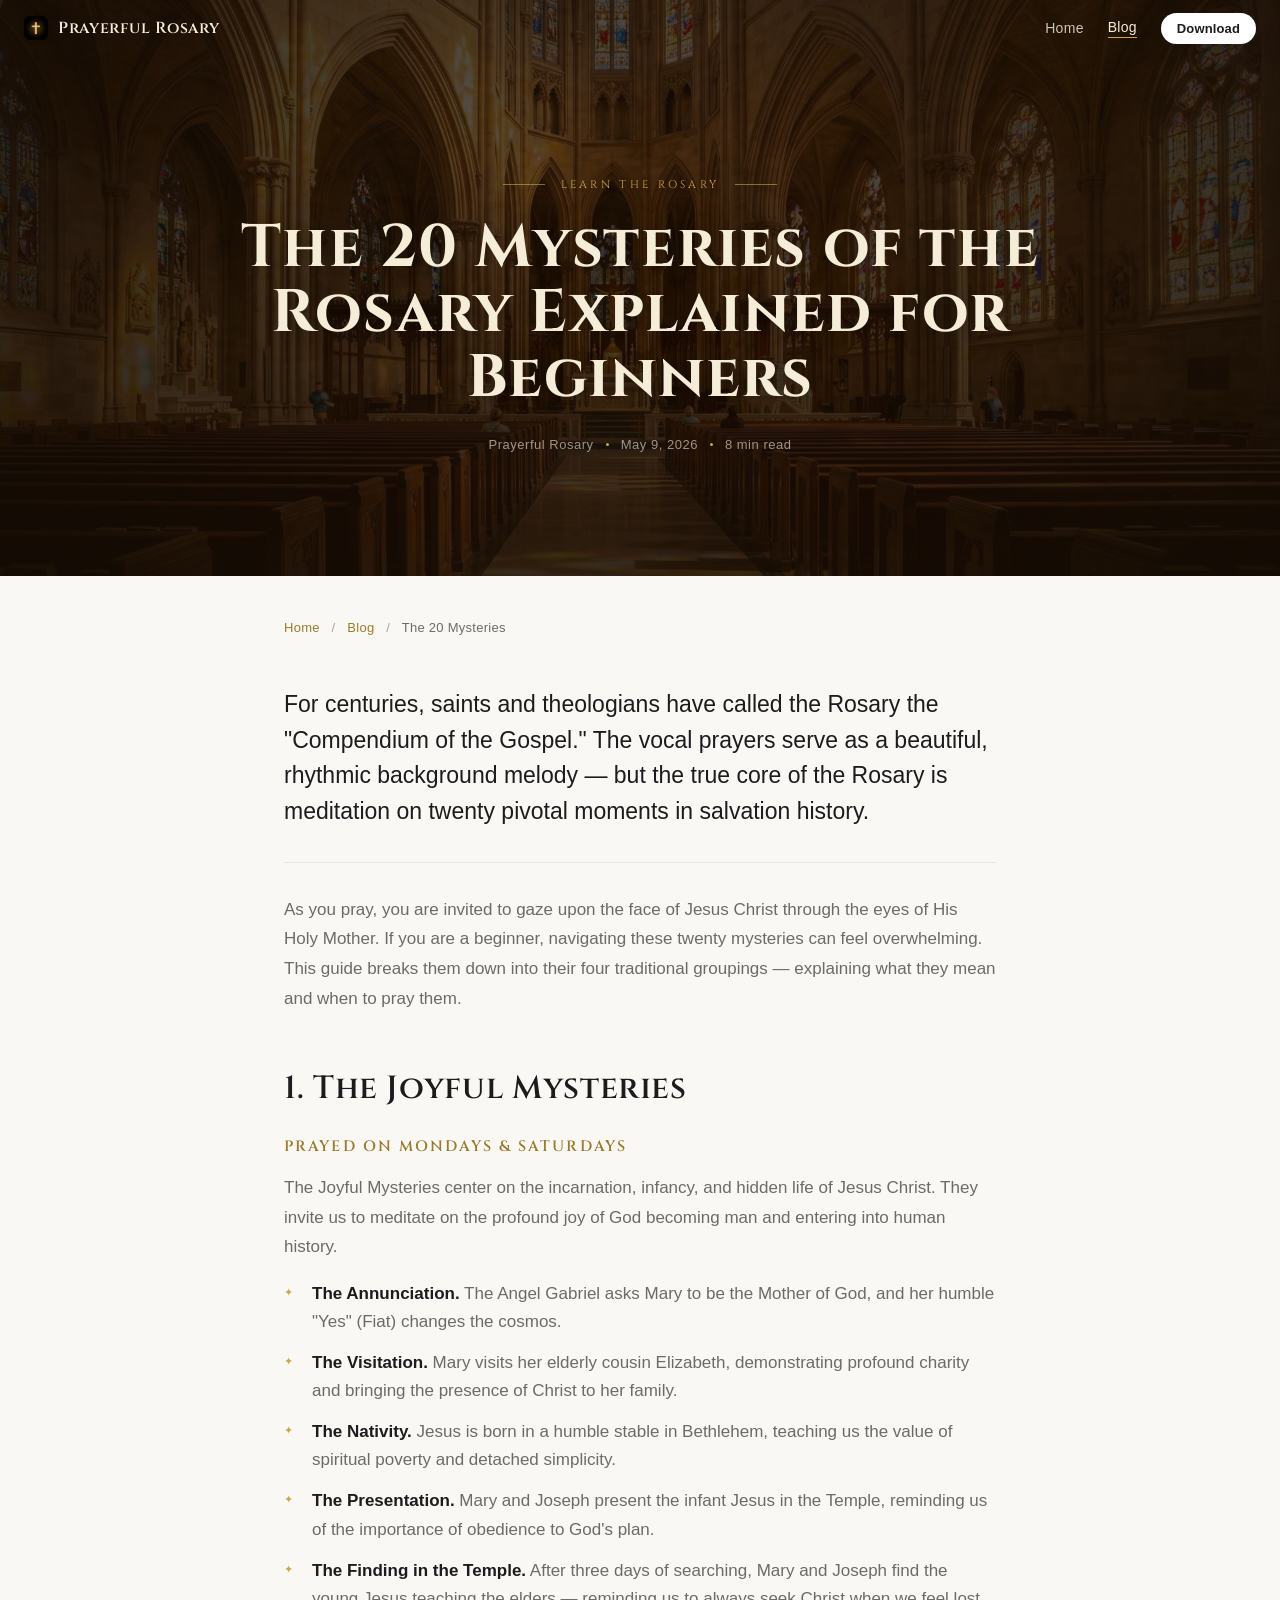
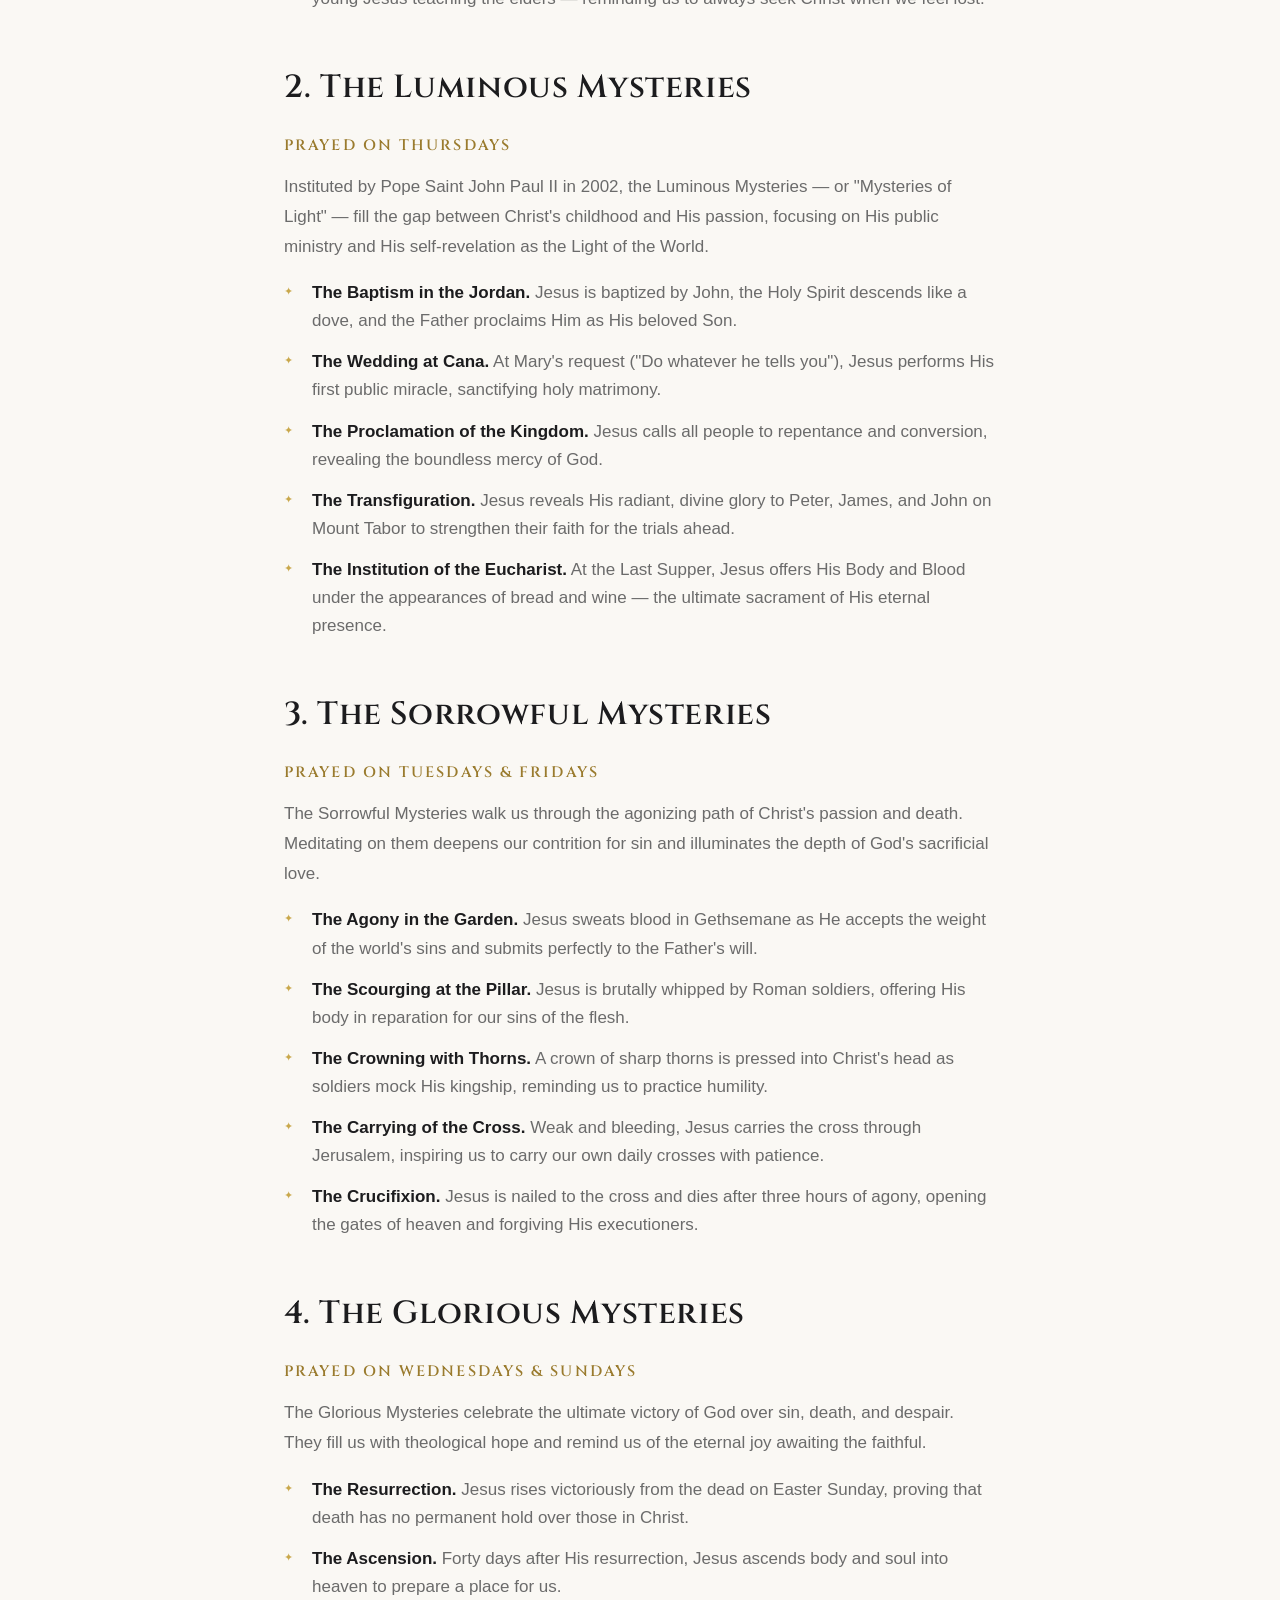
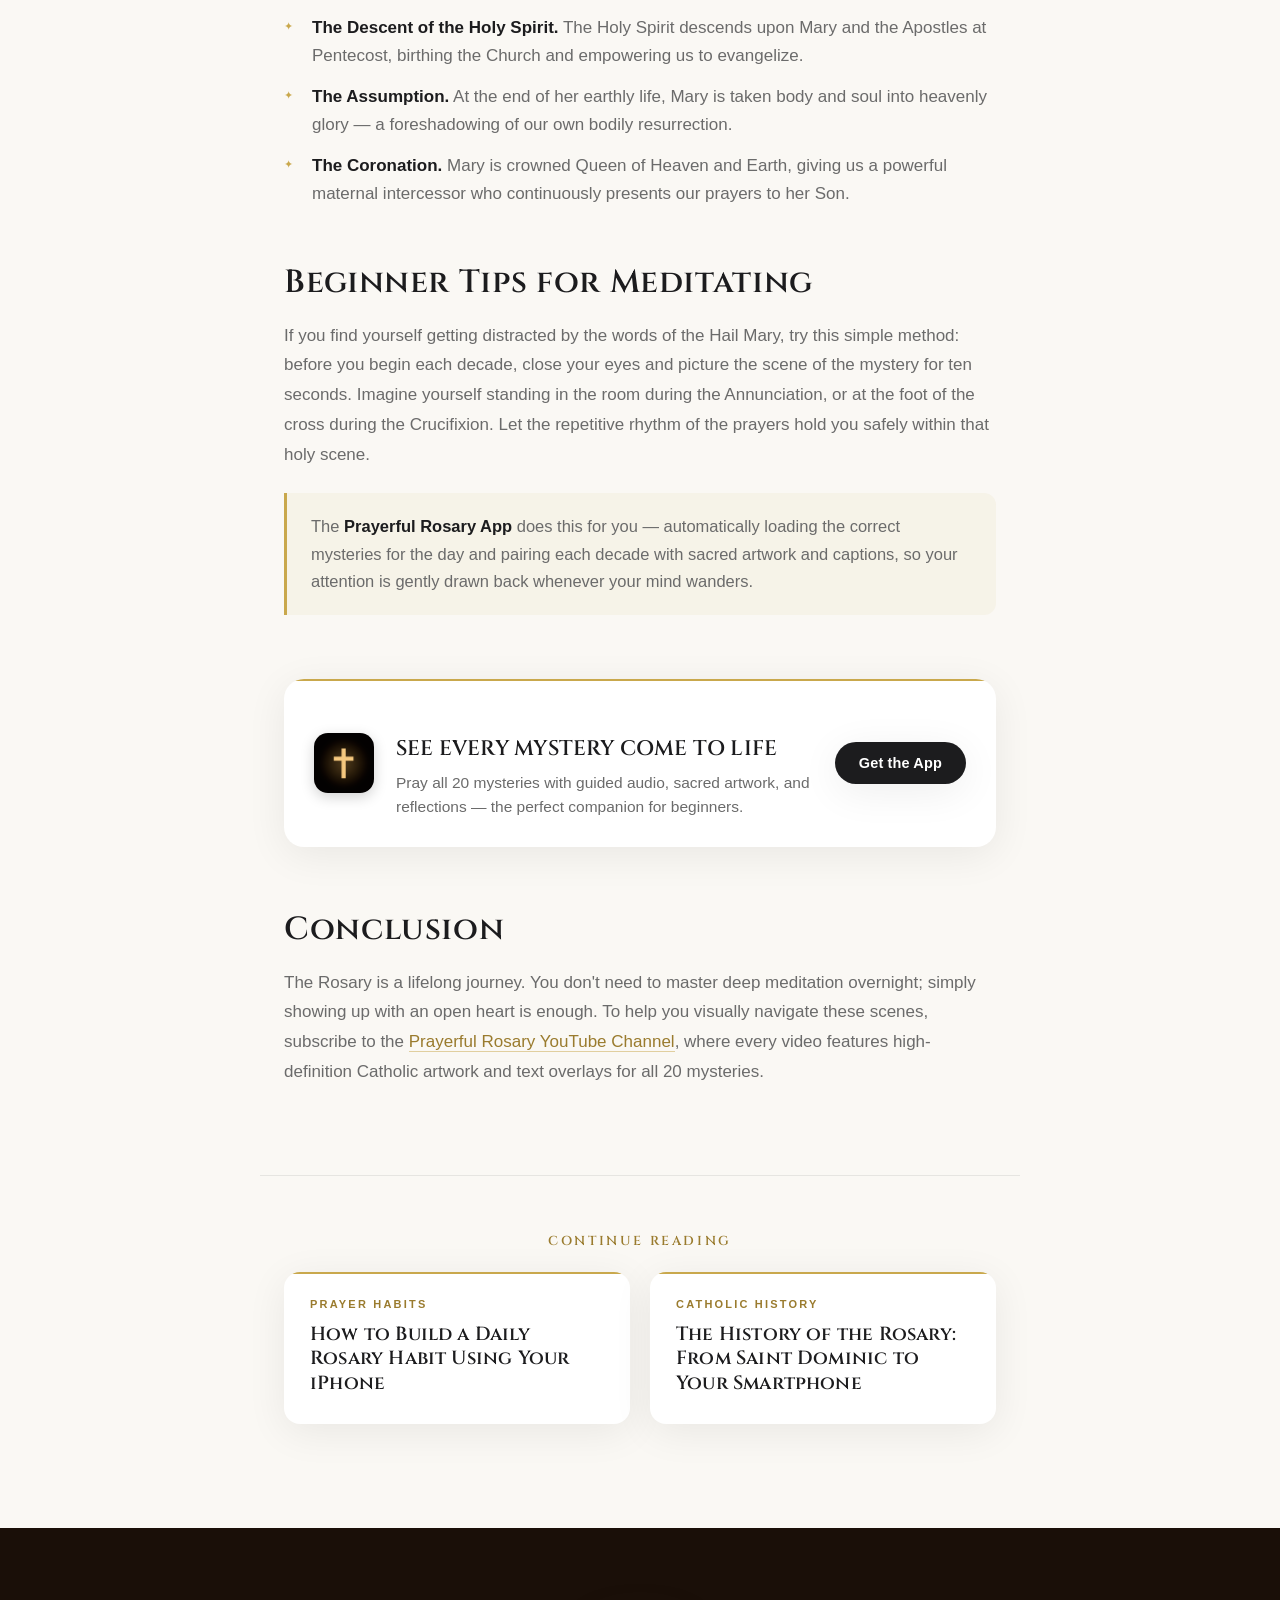
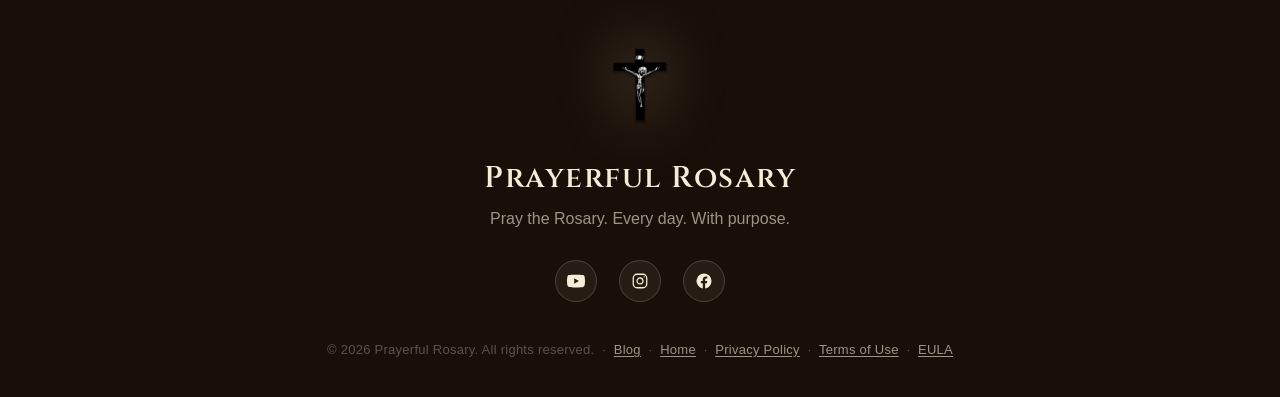
<file: 20-mysteries-of-the-rosary-explained-beginners.html>
<!DOCTYPE html>
<html lang="en">
<head>
  <meta charset="UTF-8" />
  <meta name="viewport" content="width=device-width, initial-scale=1, viewport-fit=cover" />
  <title>The 20 Mysteries of the Rosary Explained for Beginners — Prayerful Rosary</title>
  <meta name="description" content="A beginner's guide to all 20 mysteries of the Rosary — Joyful, Luminous, Sorrowful, and Glorious. Learn what each mystery means, when to pray it, and how to meditate." />
  <meta name="keywords" content="mysteries of the rosary, joyful mysteries, luminous mysteries, sorrowful mysteries, glorious mysteries, how to pray the rosary, rosary for beginners" />
  <meta name="author" content="Prayerful Rosary" />
  <meta name="robots" content="index,follow" />
  <link rel="canonical" href="https://prayerfulrosary.github.io/20-mysteries-of-the-rosary-explained-beginners.html" />

  <meta property="og:type" content="article" />
  <meta property="og:site_name" content="Prayerful Rosary" />
  <meta property="og:title" content="The 20 Mysteries of the Rosary Explained for Beginners" />
  <meta property="og:description" content="The Joyful, Luminous, Sorrowful, and Glorious mysteries — what each means, when to pray it, and how to meditate." />
  <meta property="og:url" content="https://prayerfulrosary.github.io/20-mysteries-of-the-rosary-explained-beginners.html" />
  <meta property="og:image" content="https://prayerfulrosary.github.io/assets/mystery-joyful.jpg" />
  <meta property="article:published_time" content="2026-05-09" />
  <meta property="article:section" content="Learn the Rosary" />

  <meta name="twitter:card" content="summary_large_image" />
  <meta name="twitter:title" content="The 20 Mysteries of the Rosary Explained for Beginners" />
  <meta name="twitter:description" content="The Joyful, Luminous, Sorrowful, and Glorious mysteries — what each means, when to pray it, and how to meditate." />
  <meta name="twitter:image" content="https://prayerfulrosary.github.io/assets/mystery-joyful.jpg" />
  <meta name="theme-color" content="#1A0F08" />

  <script type="application/ld+json">
  {
    "@context": "https://schema.org",
    "@type": "BlogPosting",
    "headline": "The 20 Mysteries of the Rosary Explained for Beginners",
    "description": "A beginner's guide to all 20 mysteries of the Rosary — Joyful, Luminous, Sorrowful, and Glorious.",
    "image": "https://prayerfulrosary.github.io/assets/mystery-joyful.jpg",
    "datePublished": "2026-05-09",
    "dateModified": "2026-05-09",
    "articleSection": "Learn the Rosary",
    "author": { "@type": "Organization", "name": "Prayerful Rosary" },
    "publisher": {
      "@type": "Organization",
      "name": "Prayerful Rosary",
      "logo": { "@type": "ImageObject", "url": "https://prayerfulrosary.github.io/marketing-assets/app-icon.png" }
    },
    "mainEntityOfPage": { "@type": "WebPage", "@id": "https://prayerfulrosary.github.io/20-mysteries-of-the-rosary-explained-beginners.html" }
  }
  </script>

  <link rel="preload" href="./marketing-assets/Cinzel-Variable.ttf" as="font" type="font/ttf" crossorigin />
  <link rel="icon" type="image/png" href="./marketing-assets/app-icon.png" />
  <link rel="stylesheet" href="./blog-article.css" />
</head>

<body>

  <nav class="nav" id="nav">
    <a class="nav-brand" href="index.html" aria-label="Prayerful Rosary home">
      <img src="./marketing-assets/app-icon.png" alt="" />
      <span>Prayerful Rosary</span>
    </a>
    <div class="nav-links">
      <a class="nav-link" href="index.html">Home</a>
      <a class="nav-link active" href="blog.html">Blog</a>
      <a class="nav-cta" href="https://apps.apple.com/us/app/prayerful-rosary/id6782238801" target="_blank" rel="noopener noreferrer" aria-label="Download Prayerful Rosary on the App Store">Download</a>
    </div>
  </nav>

  <header class="page-hero">
    <div class="hero-bg"></div>
    <div class="hero-overlay"></div>
    <div class="page-hero-inner">
      <div class="hero-eyebrow">Learn the Rosary</div>
      <h1 class="page-hero-title">The 20 Mysteries of the Rosary Explained for Beginners</h1>
      <div class="post-byline">
        <span>Prayerful Rosary</span><span class="dot"></span><span>May 9, 2026</span><span class="dot"></span><span>8 min read</span>
      </div>
    </div>
  </header>

  <main class="post-body">
    <nav class="breadcrumb wrap" aria-label="Breadcrumb">
      <a href="index.html">Home</a> <span>/</span> <a href="blog.html">Blog</a> <span>/</span> <span class="current">The 20 Mysteries</span>
    </nav>

    <article class="post wrap">

      <p class="lede">For centuries, saints and theologians have called the Rosary the "Compendium of the Gospel." The vocal prayers serve as a beautiful, rhythmic background melody — but the true core of the Rosary is meditation on twenty pivotal moments in salvation history.</p>

      <p>As you pray, you are invited to gaze upon the face of Jesus Christ through the eyes of His Holy Mother. If you are a beginner, navigating these twenty mysteries can feel overwhelming. This guide breaks them down into their four traditional groupings — explaining what they mean and when to pray them.</p>

      <section class="reveal">
        <h2>1. The Joyful Mysteries</h2>
        <h3>Prayed on Mondays &amp; Saturdays</h3>
        <p>The Joyful Mysteries center on the incarnation, infancy, and hidden life of Jesus Christ. They invite us to meditate on the profound joy of God becoming man and entering into human history.</p>
        <ul>
          <li><strong>The Annunciation.</strong> The Angel Gabriel asks Mary to be the Mother of God, and her humble "Yes" (Fiat) changes the cosmos.</li>
          <li><strong>The Visitation.</strong> Mary visits her elderly cousin Elizabeth, demonstrating profound charity and bringing the presence of Christ to her family.</li>
          <li><strong>The Nativity.</strong> Jesus is born in a humble stable in Bethlehem, teaching us the value of spiritual poverty and detached simplicity.</li>
          <li><strong>The Presentation.</strong> Mary and Joseph present the infant Jesus in the Temple, reminding us of the importance of obedience to God's plan.</li>
          <li><strong>The Finding in the Temple.</strong> After three days of searching, Mary and Joseph find the young Jesus teaching the elders — reminding us to always seek Christ when we feel lost.</li>
        </ul>
      </section>

      <section class="reveal">
        <h2>2. The Luminous Mysteries</h2>
        <h3>Prayed on Thursdays</h3>
        <p>Instituted by Pope Saint John Paul II in 2002, the Luminous Mysteries — or "Mysteries of Light" — fill the gap between Christ's childhood and His passion, focusing on His public ministry and His self-revelation as the Light of the World.</p>
        <ul>
          <li><strong>The Baptism in the Jordan.</strong> Jesus is baptized by John, the Holy Spirit descends like a dove, and the Father proclaims Him as His beloved Son.</li>
          <li><strong>The Wedding at Cana.</strong> At Mary's request ("Do whatever he tells you"), Jesus performs His first public miracle, sanctifying holy matrimony.</li>
          <li><strong>The Proclamation of the Kingdom.</strong> Jesus calls all people to repentance and conversion, revealing the boundless mercy of God.</li>
          <li><strong>The Transfiguration.</strong> Jesus reveals His radiant, divine glory to Peter, James, and John on Mount Tabor to strengthen their faith for the trials ahead.</li>
          <li><strong>The Institution of the Eucharist.</strong> At the Last Supper, Jesus offers His Body and Blood under the appearances of bread and wine — the ultimate sacrament of His eternal presence.</li>
        </ul>
      </section>

      <section class="reveal">
        <h2>3. The Sorrowful Mysteries</h2>
        <h3>Prayed on Tuesdays &amp; Fridays</h3>
        <p>The Sorrowful Mysteries walk us through the agonizing path of Christ's passion and death. Meditating on them deepens our contrition for sin and illuminates the depth of God's sacrificial love.</p>
        <ul>
          <li><strong>The Agony in the Garden.</strong> Jesus sweats blood in Gethsemane as He accepts the weight of the world's sins and submits perfectly to the Father's will.</li>
          <li><strong>The Scourging at the Pillar.</strong> Jesus is brutally whipped by Roman soldiers, offering His body in reparation for our sins of the flesh.</li>
          <li><strong>The Crowning with Thorns.</strong> A crown of sharp thorns is pressed into Christ's head as soldiers mock His kingship, reminding us to practice humility.</li>
          <li><strong>The Carrying of the Cross.</strong> Weak and bleeding, Jesus carries the cross through Jerusalem, inspiring us to carry our own daily crosses with patience.</li>
          <li><strong>The Crucifixion.</strong> Jesus is nailed to the cross and dies after three hours of agony, opening the gates of heaven and forgiving His executioners.</li>
        </ul>
      </section>

      <section class="reveal">
        <h2>4. The Glorious Mysteries</h2>
        <h3>Prayed on Wednesdays &amp; Sundays</h3>
        <p>The Glorious Mysteries celebrate the ultimate victory of God over sin, death, and despair. They fill us with theological hope and remind us of the eternal joy awaiting the faithful.</p>
        <ul>
          <li><strong>The Resurrection.</strong> Jesus rises victoriously from the dead on Easter Sunday, proving that death has no permanent hold over those in Christ.</li>
          <li><strong>The Ascension.</strong> Forty days after His resurrection, Jesus ascends body and soul into heaven to prepare a place for us.</li>
          <li><strong>The Descent of the Holy Spirit.</strong> The Holy Spirit descends upon Mary and the Apostles at Pentecost, birthing the Church and empowering us to evangelize.</li>
          <li><strong>The Assumption.</strong> At the end of her earthly life, Mary is taken body and soul into heavenly glory — a foreshadowing of our own bodily resurrection.</li>
          <li><strong>The Coronation.</strong> Mary is crowned Queen of Heaven and Earth, giving us a powerful maternal intercessor who continuously presents our prayers to her Son.</li>
        </ul>
      </section>

      <section class="reveal">
        <h2>Beginner Tips for Meditating</h2>
        <p>If you find yourself getting distracted by the words of the Hail Mary, try this simple method: before you begin each decade, close your eyes and picture the scene of the mystery for ten seconds. Imagine yourself standing in the room during the Annunciation, or at the foot of the cross during the Crucifixion. Let the repetitive rhythm of the prayers hold you safely within that holy scene.</p>
        <p class="note">The <strong>Prayerful Rosary App</strong> does this for you — automatically loading the correct mysteries for the day and pairing each decade with sacred artwork and captions, so your attention is gently drawn back whenever your mind wanders.</p>
      </section>

      <div class="app-cta reveal">
        <div class="app-cta-icon"><img src="./marketing-assets/app-icon.png" alt="Prayerful Rosary app icon" /></div>
        <div class="app-cta-text">
          <h3>See every mystery come to life</h3>
          <p>Pray all 20 mysteries with guided audio, sacred artwork, and reflections — the perfect companion for beginners.</p>
        </div>
        <a class="app-cta-btn" href="https://apps.apple.com/us/app/prayerful-rosary/id6782238801" target="_blank" rel="noopener noreferrer">Get the App</a>
      </div>

      <section class="reveal">
        <h2>Conclusion</h2>
        <p>The Rosary is a lifelong journey. You don't need to master deep meditation overnight; simply showing up with an open heart is enough. To help you visually navigate these scenes, subscribe to the <a class="inline" href="https://youtube.com/@PRAYERFULROSARY" target="_blank" rel="noopener">Prayerful Rosary YouTube Channel</a>, where every video features high-definition Catholic artwork and text overlays for all 20 mysteries.</p>
      </section>

    </article>

    <aside class="related wrap reveal">
      <div class="related-head">Continue reading</div>
      <div class="related-grid">
        <a class="related-card" href="how-to-build-daily-rosary-habit-iphone.html">
          <div class="post-cat">Prayer Habits</div>
          <h3>How to Build a Daily Rosary Habit Using Your iPhone</h3>
        </a>
        <a class="related-card" href="history-of-the-rosary-saint-dominic-to-smartphone.html">
          <div class="post-cat">Catholic History</div>
          <h3>The History of the Rosary: From Saint Dominic to Your Smartphone</h3>
        </a>
      </div>
    </aside>
  </main>

  <footer class="site-footer">
    <img class="footer-crucifix" src="./marketing-assets/crucifix.png" alt="" loading="lazy" />
    <div class="footer-wordmark">Prayerful Rosary</div>
    <p class="footer-tag">Pray the Rosary. Every day. With purpose.</p>
    <div class="footer-socials">
      <a class="footer-social-link" href="https://youtube.com/@PRAYERFULROSARY" target="_blank" rel="noopener noreferrer" aria-label="YouTube" title="YouTube">
        <svg viewBox="0 0 24 24" fill="currentColor" aria-hidden="true"><path d="M23.5 6.2a3 3 0 0 0-2.1-2.1C19.5 3.5 12 3.5 12 3.5s-7.5 0-9.4.6A3 3 0 0 0 .5 6.2C0 8.1 0 12 0 12s0 3.9.5 5.8a3 3 0 0 0 2.1 2.1c1.9.6 9.4.6 9.4.6s7.5 0 9.4-.6a3 3 0 0 0 2.1-2.1C24 15.9 24 12 24 12s0-3.9-.5-5.8zM9.6 15.6V8.4l6.3 3.6-6.3 3.6z"/></svg>
      </a>
      <a class="footer-social-link" href="https://www.instagram.com/prayerfulrosary" target="_blank" rel="noopener noreferrer" aria-label="Instagram" title="Instagram">
        <svg viewBox="0 0 24 24" fill="none" stroke="currentColor" stroke-width="1.7" stroke-linecap="round" stroke-linejoin="round" aria-hidden="true"><rect x="3" y="3" width="18" height="18" rx="5" ry="5"/><path d="M16 11.4A4 4 0 1 1 12.6 8a4 4 0 0 1 3.4 3.4z"/><line x1="17.5" y1="6.5" x2="17.51" y2="6.5"/></svg>
      </a>
      <a class="footer-social-link" href="https://www.facebook.com/prayerfulrosary" target="_blank" rel="noopener noreferrer" aria-label="Facebook" title="Facebook">
        <svg viewBox="0 0 24 24" fill="currentColor" aria-hidden="true"><path d="M22 12a10 10 0 1 0-11.6 9.9v-7H7.9V12h2.5V9.8c0-2.5 1.5-3.9 3.8-3.9 1.1 0 2.2.2 2.2.2v2.5h-1.3c-1.2 0-1.6.8-1.6 1.6V12h2.8l-.5 2.9h-2.3v7A10 10 0 0 0 22 12z"/></svg>
      </a>
    </div>
    <div class="footer-copy">© <span id="y"></span> Prayerful Rosary. All rights reserved. &nbsp;·&nbsp; <a href="blog.html">Blog</a> &nbsp;·&nbsp; <a href="index.html">Home</a> &nbsp;·&nbsp; <a href="privacy.html">Privacy Policy</a> &nbsp;·&nbsp; <a href="terms.html">Terms of Use</a> &nbsp;·&nbsp; <a href="eula.html">EULA</a></div>
  </footer>

  <script src="./blog-article.js"></script>
</body>
</html>
</file>
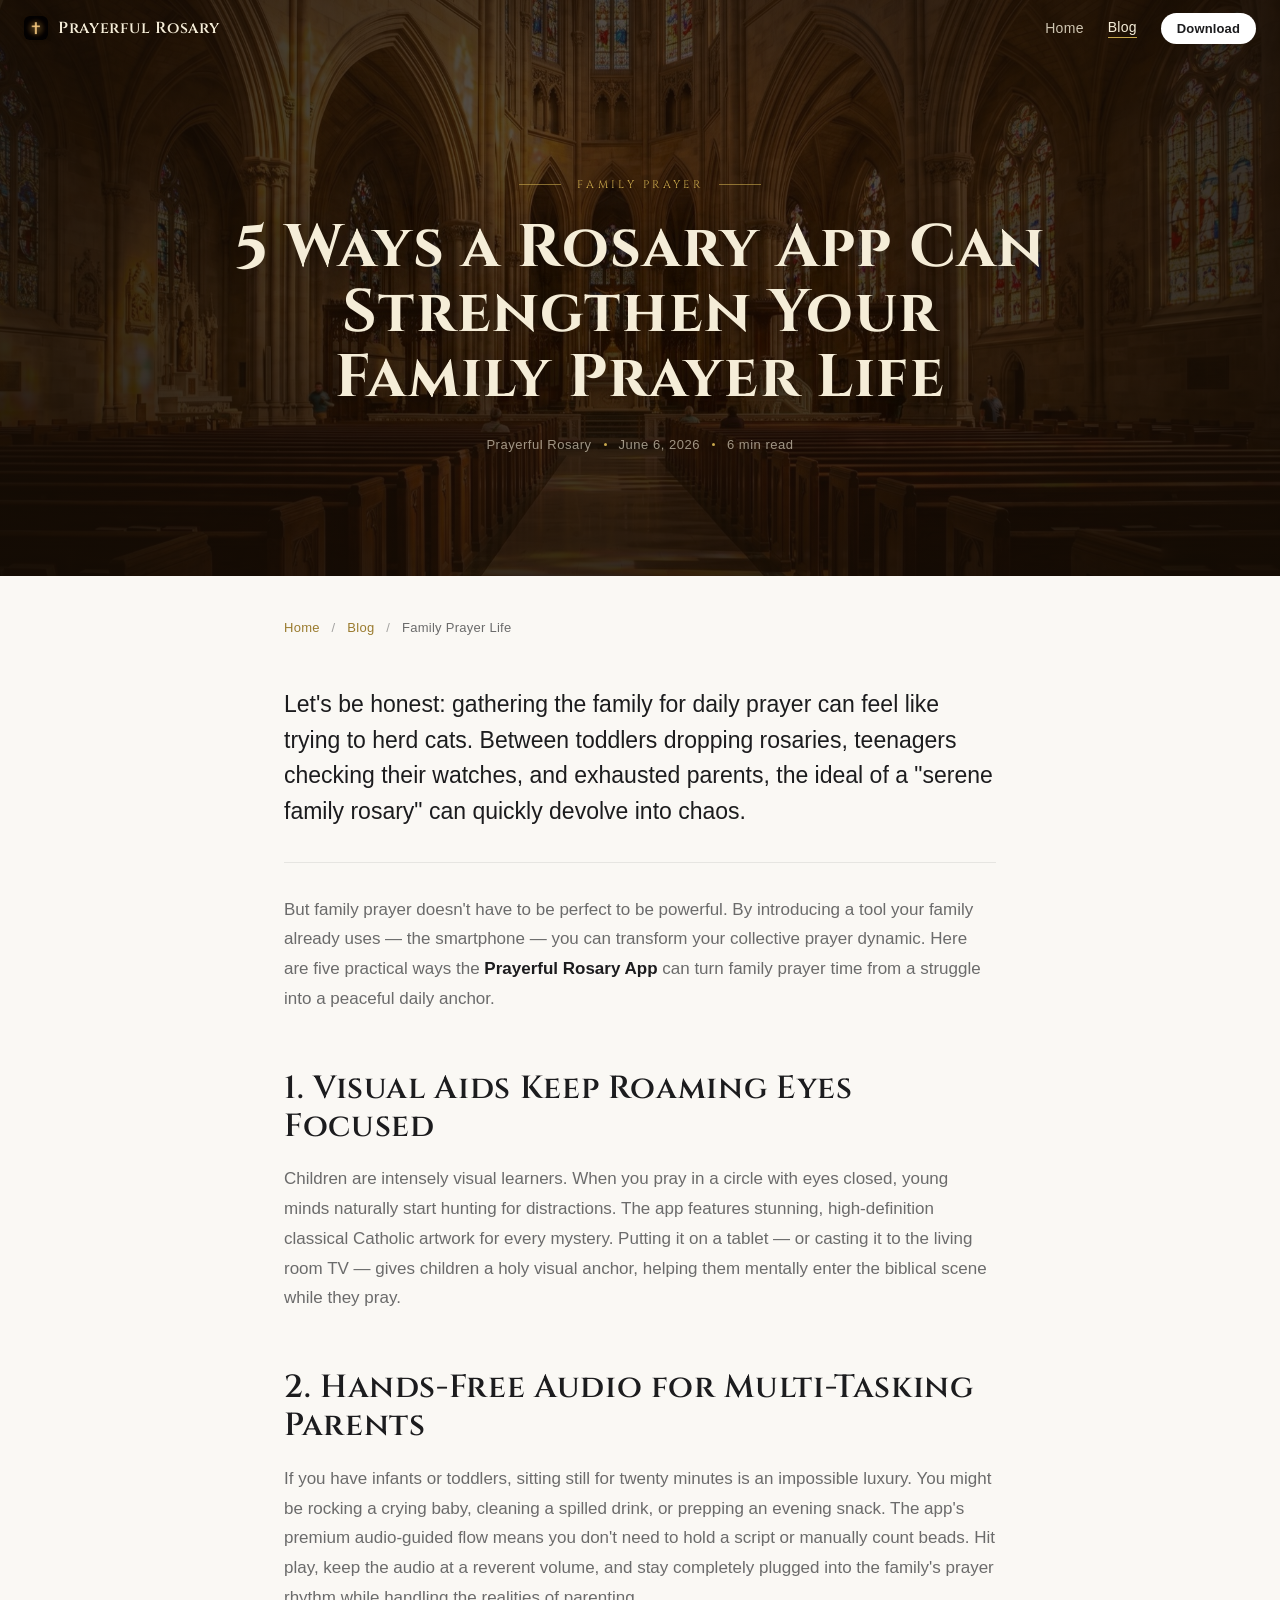
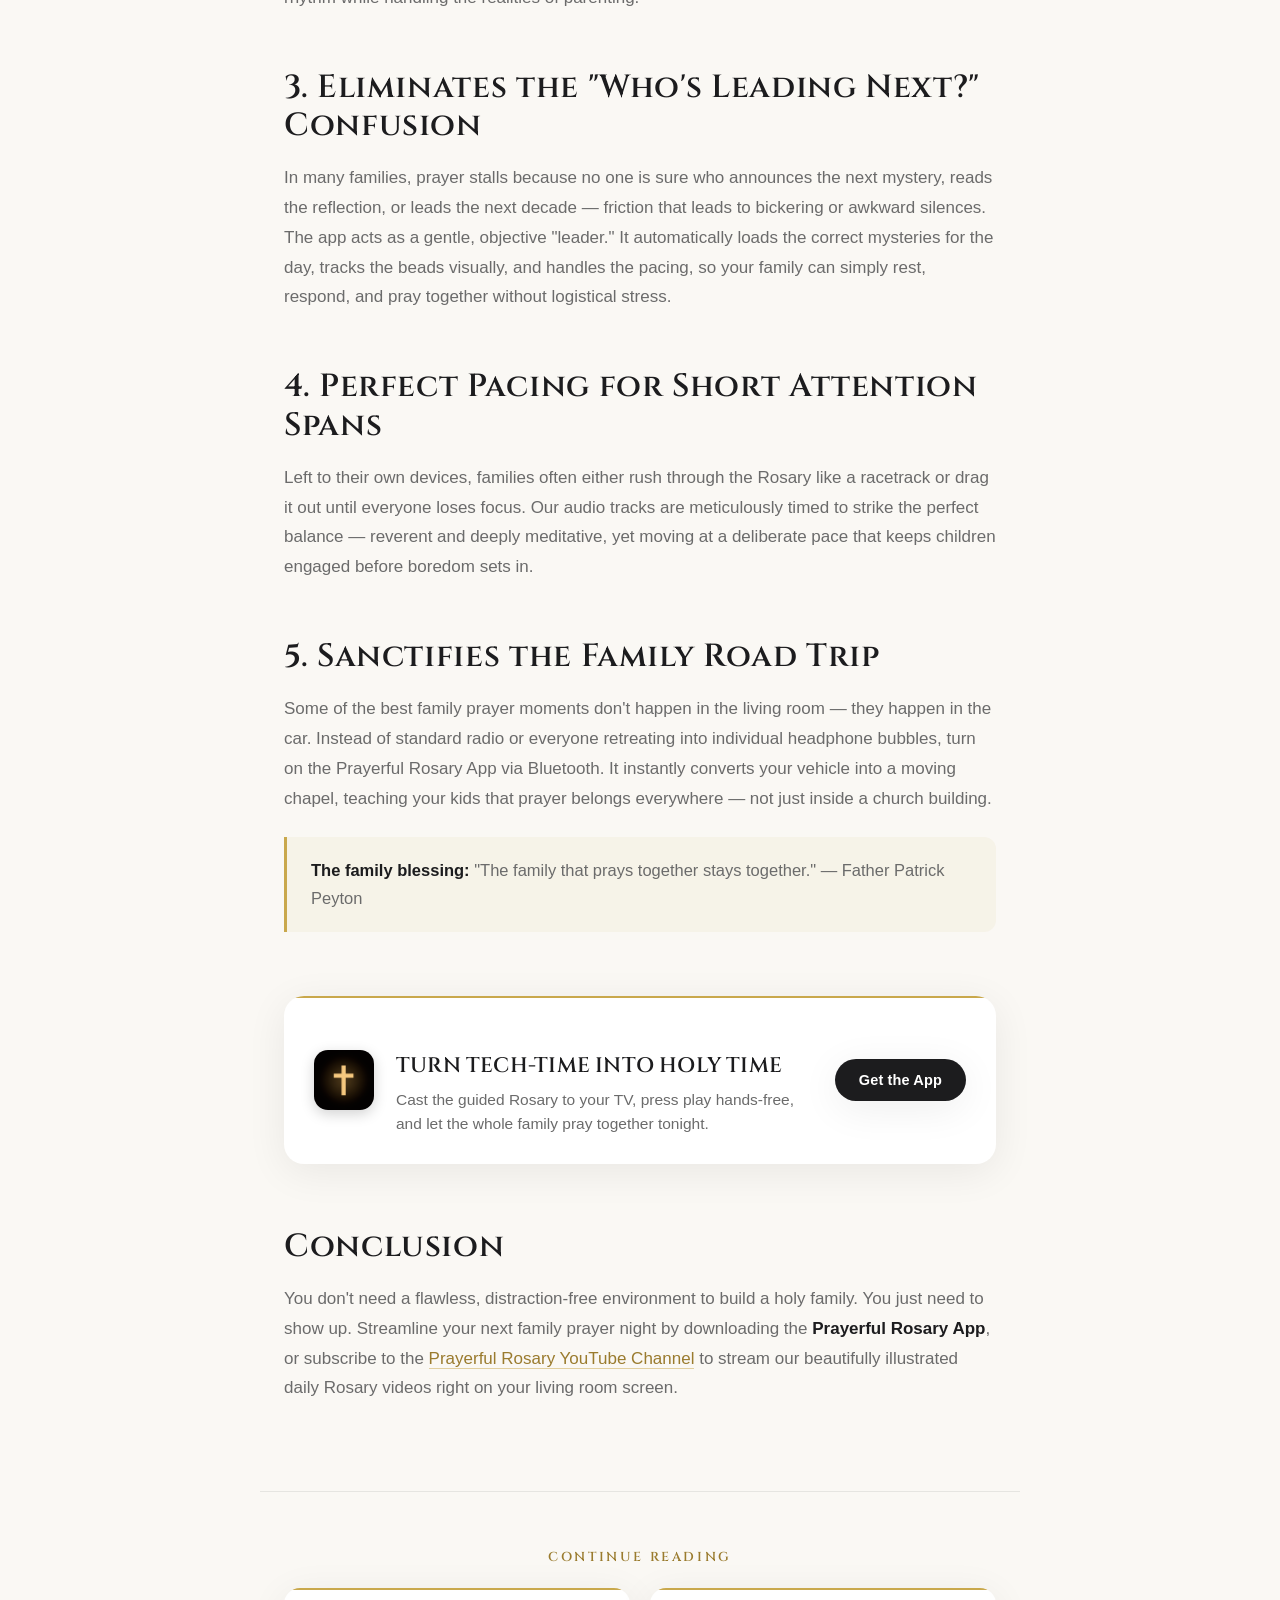
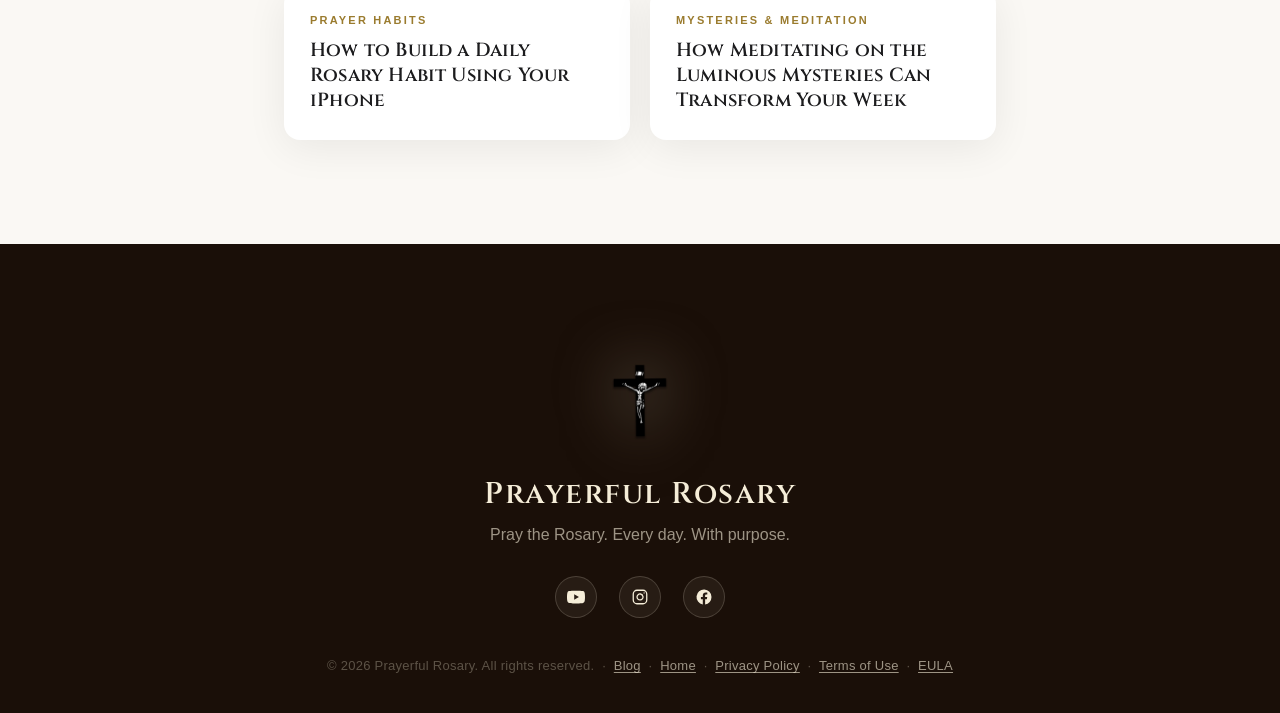
<file: 5-ways-rosary-app-strengthen-family-prayer-life.html>
<!DOCTYPE html>
<html lang="en">
<head>
  <meta charset="UTF-8" />
  <meta name="viewport" content="width=device-width, initial-scale=1, viewport-fit=cover" />
  <title>5 Ways a Rosary App Can Strengthen Your Family Prayer Life — Prayerful Rosary</title>
  <meta name="description" content="Turn family prayer from a struggle into a peaceful daily anchor. 5 practical ways the Prayerful Rosary App helps families pray together — visual aids, hands-free audio, perfect pacing, and more." />
  <meta name="keywords" content="family rosary, family prayer, praying the rosary with kids, catholic family, rosary app, family that prays together" />
  <meta name="author" content="Prayerful Rosary" />
  <meta name="robots" content="index,follow" />
  <link rel="canonical" href="https://prayerfulrosary.github.io/5-ways-rosary-app-strengthen-family-prayer-life.html" />

  <meta property="og:type" content="article" />
  <meta property="og:site_name" content="Prayerful Rosary" />
  <meta property="og:title" content="5 Ways a Rosary App Can Strengthen Your Family Prayer Life" />
  <meta property="og:description" content="Turn family prayer from a struggle into a peaceful daily anchor with the Prayerful Rosary App." />
  <meta property="og:url" content="https://prayerfulrosary.github.io/5-ways-rosary-app-strengthen-family-prayer-life.html" />
  <meta property="og:image" content="https://prayerfulrosary.github.io/marketing-assets/cathedral.jpg" />
  <meta property="article:published_time" content="2026-06-06" />
  <meta property="article:section" content="Family Prayer" />

  <meta name="twitter:card" content="summary_large_image" />
  <meta name="twitter:title" content="5 Ways a Rosary App Can Strengthen Your Family Prayer Life" />
  <meta name="twitter:description" content="Turn family prayer from a struggle into a peaceful daily anchor with the Prayerful Rosary App." />
  <meta name="twitter:image" content="https://prayerfulrosary.github.io/marketing-assets/cathedral.jpg" />
  <meta name="theme-color" content="#1A0F08" />

  <script type="application/ld+json">
  {
    "@context": "https://schema.org",
    "@type": "BlogPosting",
    "headline": "5 Ways a Rosary App Can Strengthen Your Family Prayer Life",
    "description": "5 practical ways the Prayerful Rosary App helps families pray together.",
    "image": "https://prayerfulrosary.github.io/marketing-assets/cathedral.jpg",
    "datePublished": "2026-06-06",
    "dateModified": "2026-06-06",
    "articleSection": "Family Prayer",
    "author": { "@type": "Organization", "name": "Prayerful Rosary" },
    "publisher": {
      "@type": "Organization",
      "name": "Prayerful Rosary",
      "logo": { "@type": "ImageObject", "url": "https://prayerfulrosary.github.io/marketing-assets/app-icon.png" }
    },
    "mainEntityOfPage": { "@type": "WebPage", "@id": "https://prayerfulrosary.github.io/5-ways-rosary-app-strengthen-family-prayer-life.html" }
  }
  </script>

  <link rel="preload" href="./marketing-assets/Cinzel-Variable.ttf" as="font" type="font/ttf" crossorigin />
  <link rel="icon" type="image/png" href="./marketing-assets/app-icon.png" />
  <link rel="stylesheet" href="./blog-article.css" />
</head>

<body>

  <nav class="nav" id="nav">
    <a class="nav-brand" href="index.html" aria-label="Prayerful Rosary home">
      <img src="./marketing-assets/app-icon.png" alt="" />
      <span>Prayerful Rosary</span>
    </a>
    <div class="nav-links">
      <a class="nav-link" href="index.html">Home</a>
      <a class="nav-link active" href="blog.html">Blog</a>
      <a class="nav-cta" href="https://apps.apple.com/us/app/prayerful-rosary/id6782238801" target="_blank" rel="noopener noreferrer" aria-label="Download Prayerful Rosary on the App Store">Download</a>
    </div>
  </nav>

  <header class="page-hero">
    <div class="hero-bg"></div>
    <div class="hero-overlay"></div>
    <div class="page-hero-inner">
      <div class="hero-eyebrow">Family Prayer</div>
      <h1 class="page-hero-title">5 Ways a Rosary App Can Strengthen Your Family Prayer Life</h1>
      <div class="post-byline">
        <span>Prayerful Rosary</span><span class="dot"></span><span>June 6, 2026</span><span class="dot"></span><span>6 min read</span>
      </div>
    </div>
  </header>

  <main class="post-body">
    <nav class="breadcrumb wrap" aria-label="Breadcrumb">
      <a href="index.html">Home</a> <span>/</span> <a href="blog.html">Blog</a> <span>/</span> <span class="current">Family Prayer Life</span>
    </nav>

    <article class="post wrap">

      <p class="lede">Let's be honest: gathering the family for daily prayer can feel like trying to herd cats. Between toddlers dropping rosaries, teenagers checking their watches, and exhausted parents, the ideal of a "serene family rosary" can quickly devolve into chaos.</p>

      <p>But family prayer doesn't have to be perfect to be powerful. By introducing a tool your family already uses — the smartphone — you can transform your collective prayer dynamic. Here are five practical ways the <strong>Prayerful Rosary App</strong> can turn family prayer time from a struggle into a peaceful daily anchor.</p>

      <section class="reveal">
        <h2>1. Visual Aids Keep Roaming Eyes Focused</h2>
        <p>Children are intensely visual learners. When you pray in a circle with eyes closed, young minds naturally start hunting for distractions. The app features stunning, high-definition classical Catholic artwork for every mystery. Putting it on a tablet — or casting it to the living room TV — gives children a holy visual anchor, helping them mentally enter the biblical scene while they pray.</p>
      </section>

      <section class="reveal">
        <h2>2. Hands-Free Audio for Multi-Tasking Parents</h2>
        <p>If you have infants or toddlers, sitting still for twenty minutes is an impossible luxury. You might be rocking a crying baby, cleaning a spilled drink, or prepping an evening snack. The app's premium audio-guided flow means you don't need to hold a script or manually count beads. Hit play, keep the audio at a reverent volume, and stay completely plugged into the family's prayer rhythm while handling the realities of parenting.</p>
      </section>

      <section class="reveal">
        <h2>3. Eliminates the "Who's Leading Next?" Confusion</h2>
        <p>In many families, prayer stalls because no one is sure who announces the next mystery, reads the reflection, or leads the next decade — friction that leads to bickering or awkward silences. The app acts as a gentle, objective "leader." It automatically loads the correct mysteries for the day, tracks the beads visually, and handles the pacing, so your family can simply rest, respond, and pray together without logistical stress.</p>
      </section>

      <section class="reveal">
        <h2>4. Perfect Pacing for Short Attention Spans</h2>
        <p>Left to their own devices, families often either rush through the Rosary like a racetrack or drag it out until everyone loses focus. Our audio tracks are meticulously timed to strike the perfect balance — reverent and deeply meditative, yet moving at a deliberate pace that keeps children engaged before boredom sets in.</p>
      </section>

      <section class="reveal">
        <h2>5. Sanctifies the Family Road Trip</h2>
        <p>Some of the best family prayer moments don't happen in the living room — they happen in the car. Instead of standard radio or everyone retreating into individual headphone bubbles, turn on the Prayerful Rosary App via Bluetooth. It instantly converts your vehicle into a moving chapel, teaching your kids that prayer belongs everywhere — not just inside a church building.</p>
        <p class="note"><strong>The family blessing:</strong> "The family that prays together stays together." — Father Patrick Peyton</p>
      </section>

      <div class="app-cta reveal">
        <div class="app-cta-icon"><img src="./marketing-assets/app-icon.png" alt="Prayerful Rosary app icon" /></div>
        <div class="app-cta-text">
          <h3>Turn tech-time into holy time</h3>
          <p>Cast the guided Rosary to your TV, press play hands-free, and let the whole family pray together tonight.</p>
        </div>
        <a class="app-cta-btn" href="https://apps.apple.com/us/app/prayerful-rosary/id6782238801" target="_blank" rel="noopener noreferrer">Get the App</a>
      </div>

      <section class="reveal">
        <h2>Conclusion</h2>
        <p>You don't need a flawless, distraction-free environment to build a holy family. You just need to show up. Streamline your next family prayer night by downloading the <strong>Prayerful Rosary App</strong>, or subscribe to the <a class="inline" href="https://youtube.com/@PRAYERFULROSARY" target="_blank" rel="noopener">Prayerful Rosary YouTube Channel</a> to stream our beautifully illustrated daily Rosary videos right on your living room screen.</p>
      </section>

    </article>

    <aside class="related wrap reveal">
      <div class="related-head">Continue reading</div>
      <div class="related-grid">
        <a class="related-card" href="how-to-build-daily-rosary-habit-iphone.html">
          <div class="post-cat">Prayer Habits</div>
          <h3>How to Build a Daily Rosary Habit Using Your iPhone</h3>
        </a>
        <a class="related-card" href="luminous-mysteries-transform-your-week.html">
          <div class="post-cat">Mysteries &amp; Meditation</div>
          <h3>How Meditating on the Luminous Mysteries Can Transform Your Week</h3>
        </a>
      </div>
    </aside>
  </main>

  <footer class="site-footer">
    <img class="footer-crucifix" src="./marketing-assets/crucifix.png" alt="" loading="lazy" />
    <div class="footer-wordmark">Prayerful Rosary</div>
    <p class="footer-tag">Pray the Rosary. Every day. With purpose.</p>
    <div class="footer-socials">
      <a class="footer-social-link" href="https://youtube.com/@PRAYERFULROSARY" target="_blank" rel="noopener noreferrer" aria-label="YouTube" title="YouTube">
        <svg viewBox="0 0 24 24" fill="currentColor" aria-hidden="true"><path d="M23.5 6.2a3 3 0 0 0-2.1-2.1C19.5 3.5 12 3.5 12 3.5s-7.5 0-9.4.6A3 3 0 0 0 .5 6.2C0 8.1 0 12 0 12s0 3.9.5 5.8a3 3 0 0 0 2.1 2.1c1.9.6 9.4.6 9.4.6s7.5 0 9.4-.6a3 3 0 0 0 2.1-2.1C24 15.9 24 12 24 12s0-3.9-.5-5.8zM9.6 15.6V8.4l6.3 3.6-6.3 3.6z"/></svg>
      </a>
      <a class="footer-social-link" href="https://www.instagram.com/prayerfulrosary" target="_blank" rel="noopener noreferrer" aria-label="Instagram" title="Instagram">
        <svg viewBox="0 0 24 24" fill="none" stroke="currentColor" stroke-width="1.7" stroke-linecap="round" stroke-linejoin="round" aria-hidden="true"><rect x="3" y="3" width="18" height="18" rx="5" ry="5"/><path d="M16 11.4A4 4 0 1 1 12.6 8a4 4 0 0 1 3.4 3.4z"/><line x1="17.5" y1="6.5" x2="17.51" y2="6.5"/></svg>
      </a>
      <a class="footer-social-link" href="https://www.facebook.com/prayerfulrosary" target="_blank" rel="noopener noreferrer" aria-label="Facebook" title="Facebook">
        <svg viewBox="0 0 24 24" fill="currentColor" aria-hidden="true"><path d="M22 12a10 10 0 1 0-11.6 9.9v-7H7.9V12h2.5V9.8c0-2.5 1.5-3.9 3.8-3.9 1.1 0 2.2.2 2.2.2v2.5h-1.3c-1.2 0-1.6.8-1.6 1.6V12h2.8l-.5 2.9h-2.3v7A10 10 0 0 0 22 12z"/></svg>
      </a>
    </div>
    <div class="footer-copy">© <span id="y"></span> Prayerful Rosary. All rights reserved. &nbsp;·&nbsp; <a href="blog.html">Blog</a> &nbsp;·&nbsp; <a href="index.html">Home</a> &nbsp;·&nbsp; <a href="privacy.html">Privacy Policy</a> &nbsp;·&nbsp; <a href="terms.html">Terms of Use</a> &nbsp;·&nbsp; <a href="eula.html">EULA</a></div>
  </footer>

  <script src="./blog-article.js"></script>
</body>
</html>
</file>
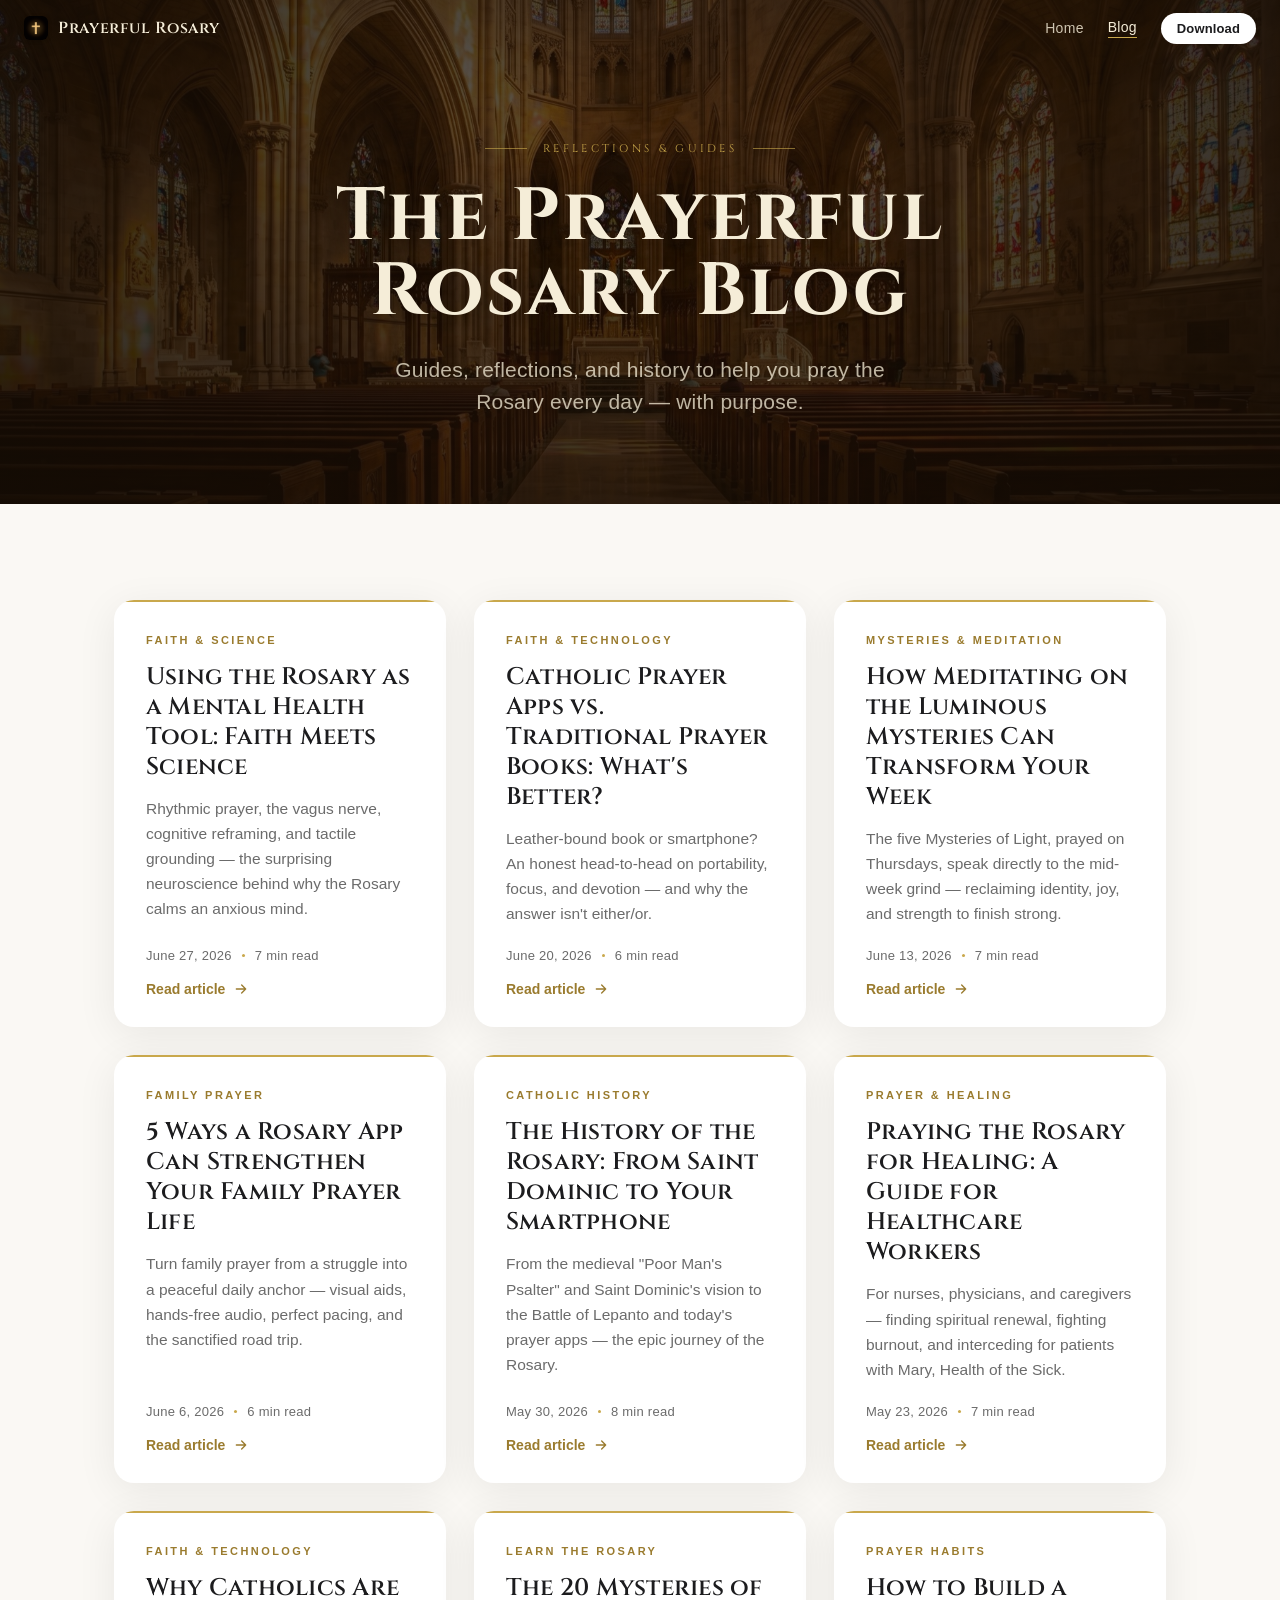
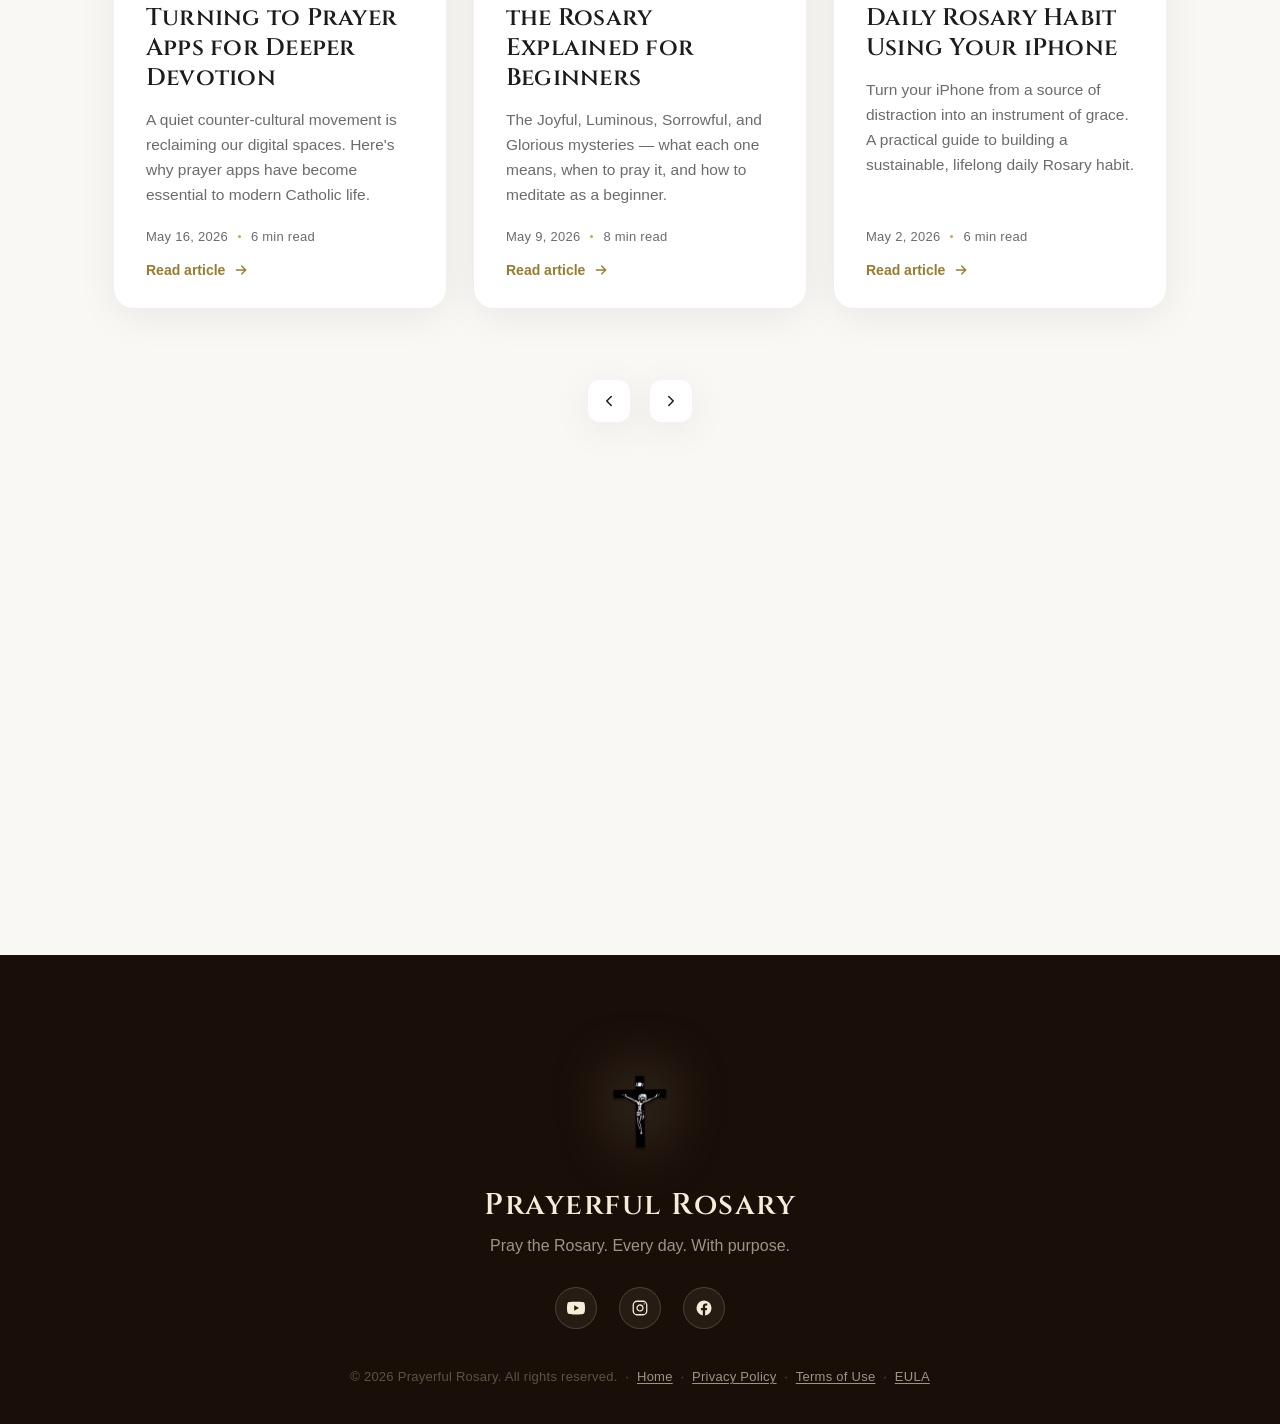
<file: blog.html>
<!DOCTYPE html>
<html lang="en">
<head>
  <meta charset="UTF-8" />
  <meta name="viewport" content="width=device-width, initial-scale=1, viewport-fit=cover" />
  <title>Blog — Prayerful Rosary | Catholic Prayer, the Rosary &amp; Devotion</title>
  <meta name="description" content="Reflections, guides, and history from Prayerful Rosary — how to build a daily Rosary habit, the 20 mysteries explained, praying for healing, and the story of the Rosary from Saint Dominic to your smartphone." />
  <meta name="keywords" content="rosary blog, catholic prayer blog, how to pray the rosary, mysteries of the rosary, daily rosary habit, prayerful rosary app" />
  <meta name="robots" content="index,follow" />
  <link rel="canonical" href="https://prayerfulrosary.github.io/blog.html" />

  <!-- Open Graph -->
  <meta property="og:type" content="website" />
  <meta property="og:site_name" content="Prayerful Rosary" />
  <meta property="og:title" content="The Prayerful Rosary Blog" />
  <meta property="og:description" content="Reflections, guides, and history to help you pray the Rosary every day — with purpose." />
  <meta property="og:url" content="https://prayerfulrosary.github.io/blog.html" />
  <meta property="og:image" content="https://prayerfulrosary.github.io/marketing-assets/cathedral.jpg" />

  <!-- Twitter -->
  <meta name="twitter:card" content="summary_large_image" />
  <meta name="twitter:title" content="The Prayerful Rosary Blog" />
  <meta name="twitter:description" content="Reflections, guides, and history to help you pray the Rosary every day — with purpose." />
  <meta name="twitter:image" content="https://prayerfulrosary.github.io/marketing-assets/cathedral.jpg" />
  <meta name="theme-color" content="#1A0F08" />

  <script type="application/ld+json">
  {
    "@context": "https://schema.org",
    "@type": "Blog",
    "name": "Prayerful Rosary Blog",
    "description": "Reflections, guides, and history to help Catholics pray the Rosary every day with purpose.",
    "url": "https://prayerfulrosary.github.io/blog.html",
    "publisher": {
      "@type": "Organization",
      "name": "Prayerful Rosary",
      "logo": { "@type": "ImageObject", "url": "https://prayerfulrosary.github.io/marketing-assets/app-icon.png" }
    }
  }
  </script>

  <link rel="preload" href="./marketing-assets/Cinzel-Variable.ttf" as="font" type="font/ttf" crossorigin />
  <link rel="icon" type="image/png" href="./marketing-assets/app-icon.png" />

  <style>
    @font-face {
      font-family: 'Cinzel';
      src: url('./marketing-assets/Cinzel-Variable.ttf') format('truetype-variations'),
           url('./marketing-assets/Cinzel-Variable.ttf') format('truetype');
      font-weight: 400 900;
      font-style: normal;
      font-display: swap;
    }

    :root {
      --cream:           #F5EDD8;
      --cream-soft:      rgba(245, 237, 216, 0.75);
      --cream-dim:       rgba(245, 237, 216, 0.6);
      --cream-faint:     rgba(245, 237, 216, 0.3);
      --gold:            #C9A84C;
      --gold-ink:        #9A7B2E;
      --dark-warm:       #1A0F08;
      --dark-overlay:    rgba(20, 12, 4, 0.55);
      --dark-overlay-2:  rgba(20, 12, 4, 0.65);
      --off-white:       #FAF8F4;
      --label:           #1C1C1E;
      --secondary-label: #6B6B6B;
      --separator:       rgba(0, 0, 0, 0.08);
      --shadow-card:     0 8px 40px rgba(0, 0, 0, 0.07);
      --shadow-deep:     0 30px 80px rgba(0, 0, 0, 0.18);
      --font-display: 'Cinzel', Georgia, 'Times New Roman', serif;
      --font-body:    -apple-system, BlinkMacSystemFont, 'Helvetica Neue', 'Segoe UI', Roboto, sans-serif;
      --measure: 1100px;
    }

    *, *::before, *::after { box-sizing: border-box; }
    html { scroll-behavior: smooth; -webkit-text-size-adjust: 100%; }
    body {
      margin: 0;
      font-family: var(--font-body);
      color: var(--label);
      background: var(--off-white);
      -webkit-font-smoothing: antialiased;
      -moz-osx-font-smoothing: grayscale;
      text-rendering: optimizeLegibility;
      overflow-x: hidden;
    }
    img { display: block; max-width: 100%; }
    button { font: inherit; cursor: pointer; border: none; background: none; }
    a { color: inherit; text-decoration: none; }
    h1, h2, h3 { margin: 0; font-weight: 600; }
    .wrap { max-width: var(--measure); margin: 0 auto; padding: 0 24px; }

    /* ---------- NAV ---------- */
    .nav {
      position: fixed;
      inset: 0 0 auto 0;
      height: 56px;
      padding: 0 24px;
      display: flex;
      align-items: center;
      justify-content: space-between;
      z-index: 100;
      background: transparent;
      transition: background 300ms ease, backdrop-filter 300ms ease, box-shadow 300ms ease, color 300ms ease;
      color: var(--cream);
    }
    .nav.scrolled {
      background: rgba(255, 255, 255, 0.92);
      backdrop-filter: blur(16px);
      -webkit-backdrop-filter: blur(16px);
      box-shadow: 0 1px 0 var(--separator);
      color: var(--label);
    }
    .nav-brand {
      display: flex; align-items: center; gap: 10px;
      font-family: var(--font-display);
      font-size: 16px; letter-spacing: 0.04em; font-weight: 600;
    }
    .nav-brand img { width: 24px; height: 24px; border-radius: 6px; box-shadow: 0 1px 4px rgba(0,0,0,0.2); }
    .nav-links { display: flex; align-items: center; gap: 24px; }
    .nav-link { font-size: 14px; font-weight: 500; letter-spacing: 0.02em; opacity: 0.82; transition: opacity 200ms ease; }
    .nav-link:hover { opacity: 1; }
    .nav-link.active { opacity: 1; border-bottom: 1.5px solid var(--gold); padding-bottom: 2px; }
    .nav-cta {
      padding: 8px 16px; border-radius: 999px;
      font-size: 13px; font-weight: 600; letter-spacing: 0.01em;
      background: #fff; color: var(--label);
      transition: background 300ms ease, color 300ms ease, transform 200ms ease;
    }
    .nav-cta:hover { transform: translateY(-1px); }
    .nav.scrolled .nav-cta { background: var(--label); color: #fff; }

    /* ---------- PAGE HERO ---------- */
    .page-hero {
      position: relative;
      min-height: clamp(380px, 56vh, 520px);
      display: flex; align-items: center; justify-content: center;
      text-align: center; overflow: hidden;
      color: var(--cream); isolation: isolate;
      padding: 120px 24px 72px;
    }
    .hero-bg {
      position: absolute; inset: 0;
      background: url('./marketing-assets/cathedral.jpg') center/cover no-repeat;
      transform: scale(1.06); z-index: -2;
    }
    .hero-overlay {
      position: absolute; inset: 0;
      background:
        radial-gradient(ellipse at 50% 30%, rgba(20,12,4,0.25) 0%, rgba(20,12,4,0.65) 70%, rgba(20,12,4,0.9) 100%),
        var(--dark-overlay);
      z-index: -1;
    }
    .page-hero-inner { max-width: 760px; }
    .hero-eyebrow {
      display: inline-flex; align-items: center; gap: 16px;
      font-family: var(--font-display);
      font-size: 11px; letter-spacing: 0.3em; text-transform: uppercase;
      color: var(--gold); margin-bottom: 24px;
    }
    .hero-eyebrow::before, .hero-eyebrow::after { content: ""; width: 42px; height: 1px; background: var(--gold); opacity: 0.6; }
    .page-hero-title {
      font-family: var(--font-display); font-weight: 700;
      font-size: clamp(40px, 6.4vw, 74px); line-height: 1.02;
      letter-spacing: 0.03em; color: var(--cream); text-shadow: 0 2px 30px rgba(0,0,0,0.45);
    }
    .page-hero-sub {
      margin: 24px auto 0; max-width: 46ch;
      font-size: clamp(17px, 1.8vw, 21px); line-height: 1.5;
      color: var(--cream-soft); letter-spacing: 0.01em;
    }

    /* ---------- POSTS GRID ---------- */
    .posts {
      background: var(--off-white);
      padding: clamp(56px, 8vw, 96px) 0 clamp(72px, 10vw, 120px);
    }
    .posts-grid {
      display: grid;
      grid-template-columns: repeat(auto-fill, minmax(330px, 1fr));
      gap: 28px;
    }
    .post-card {
      position: relative;
      display: flex; flex-direction: column;
      background: #fff; border-radius: 20px;
      padding: 34px 32px 30px;
      box-shadow: var(--shadow-card);
      overflow: hidden; isolation: isolate;
      transition: transform 260ms cubic-bezier(.2,.8,.2,1), box-shadow 260ms ease;
    }
    .post-card::before { content: ""; position: absolute; top: 0; left: 0; right: 0; height: 2px; background: var(--gold); }
    .post-card:hover { transform: translateY(-4px); box-shadow: var(--shadow-deep); }
    .post-cat {
      font-size: 11px; letter-spacing: 0.22em; text-transform: uppercase;
      color: var(--gold-ink); font-weight: 700; margin-bottom: 16px;
    }
    .post-card h2 {
      font-family: var(--font-display); font-size: 24px; line-height: 1.25;
      letter-spacing: 0.01em; color: var(--label); margin-bottom: 14px;
    }
    .post-card p { color: var(--secondary-label); font-size: 15.5px; line-height: 1.62; margin: 0 0 22px; }
    .post-meta {
      margin-top: auto;
      display: flex; align-items: center; gap: 10px;
      font-size: 13px; color: var(--secondary-label); letter-spacing: 0.02em;
    }
    .post-meta .dot { width: 3px; height: 3px; border-radius: 50%; background: var(--gold); }
    .post-readmore {
      margin-top: 18px;
      display: inline-flex; align-items: center; gap: 8px;
      font-size: 14px; font-weight: 600; color: var(--gold-ink);
      transition: gap 220ms ease;
    }
    .post-card:hover .post-readmore { gap: 13px; }
    .post-readmore svg { width: 16px; height: 16px; }

    /* ---------- STATUS / EMPTY ---------- */
    .posts-status {
      text-align: center;
      color: var(--secondary-label);
      font-size: 15px;
      padding: 40px 0;
      margin: 0;
    }
    .posts-status.error { color: #9A2E2E; }
    .posts-status[hidden] { display: none; }

    /* ---------- PAGINATION ---------- */
    .pagination {
      margin-top: clamp(48px, 6vw, 72px);
      display: flex;
      align-items: center;
      justify-content: center;
      gap: 10px;
      flex-wrap: wrap;
    }
    .page-arrow,
    .page-num {
      display: grid;
      place-items: center;
      min-width: 42px;
      height: 42px;
      padding: 0 6px;
      border-radius: 12px;
      font-size: 14px;
      font-weight: 600;
      letter-spacing: 0.01em;
      color: var(--label);
      background: #fff;
      box-shadow: var(--shadow-card);
      transition: transform 200ms cubic-bezier(.2,.8,.2,1), background 200ms ease, color 200ms ease, box-shadow 200ms ease;
    }
    .page-arrow svg { width: 18px; height: 18px; display: block; }
    .page-num { cursor: pointer; }
    .page-arrow { cursor: pointer; }
    .page-arrow:hover:not(:disabled),
    .page-num:hover:not(.active) { transform: translateY(-2px); box-shadow: var(--shadow-deep); }
    .page-num.active {
      background: var(--label);
      color: #fff;
      cursor: default;
    }
    .page-arrow:disabled {
      opacity: 0.4;
      cursor: not-allowed;
      box-shadow: none;
    }
    .page-ellipsis {
      display: grid;
      place-items: center;
      min-width: 28px;
      height: 42px;
      color: var(--secondary-label);
      font-weight: 600;
    }

    /* ---------- CTA STRIP ---------- */
    .cta-strip {
      position: relative; text-align: center;
      color: var(--cream); overflow: hidden; isolation: isolate;
      padding: clamp(72px, 10vw, 120px) 24px;
    }
    .cta-strip .footer-bg {
      position: absolute; inset: 0;
      background: url('./marketing-assets/cathedral.jpg') center/cover no-repeat;
      transform: scale(1.08); z-index: -2;
    }
    .cta-strip .footer-overlay {
      position: absolute; inset: 0;
      background: radial-gradient(ellipse at 50% 50%, rgba(20,12,4,0.55) 0%, rgba(20,12,4,0.9) 80%), var(--dark-overlay-2);
      z-index: -1;
    }
    .cta-strip h2 {
      font-family: var(--font-display); font-size: clamp(30px, 4vw, 48px);
      letter-spacing: 0.02em; color: var(--cream); line-height: 1.12;
    }
    .cta-strip p { color: var(--cream-dim); font-size: 18px; margin: 16px 0 32px; }
    .appstore-btn {
      position: relative; display: inline-flex; align-items: center; gap: 12px;
      padding: 14px 26px; border-radius: 999px; background: #fff; color: #000;
      font-weight: 600; letter-spacing: 0.01em;
      box-shadow: 0 10px 30px rgba(0,0,0,0.25), 0 2px 6px rgba(0,0,0,0.15);
      transition: transform 220ms cubic-bezier(.2,.8,.2,1), box-shadow 220ms ease;
    }
    .appstore-btn:hover { transform: translateY(-2px); box-shadow: 0 18px 40px rgba(0,0,0,0.32); }
    .appstore-btn svg { width: 22px; height: 22px; }
    .appstore-btn .as-sub { font-size: 11px; letter-spacing: 0.08em; text-transform: uppercase; opacity: 0.7; line-height: 1; }
    .appstore-btn .as-main { font-size: 17px; font-weight: 600; line-height: 1.2; margin-top: 2px; }

    /* ---------- FOOTER ---------- */
    .site-footer {
      position: relative; display: flex; flex-direction: column;
      align-items: center; text-align: center; color: var(--cream);
      overflow: hidden; isolation: isolate;
      padding: clamp(72px, 10vw, 110px) 24px 40px;
      background: var(--dark-warm);
    }
    .footer-crucifix { height: 96px; filter: drop-shadow(0 0 32px rgba(245,237,216,0.5)); }
    .footer-wordmark {
      margin-top: 24px; font-family: var(--font-display); font-weight: 600;
      font-size: clamp(22px, 3vw, 30px); letter-spacing: 0.05em; color: var(--cream);
    }
    .footer-tag { margin: 12px 0 0; font-size: 16px; color: var(--cream-dim); }
    .footer-socials { margin-top: 32px; display: flex; align-items: center; justify-content: center; gap: 22px; }
    .footer-social-link {
      display: grid; place-items: center; width: 42px; height: 42px; border-radius: 50%;
      color: var(--cream); background: rgba(245, 237, 216, 0.06); border: 1px solid rgba(245, 237, 216, 0.18);
      transition: transform 220ms cubic-bezier(.2,.8,.2,1), background 220ms ease, border-color 220ms ease, color 220ms ease;
    }
    .footer-social-link:hover { transform: translateY(-2px); background: rgba(245, 237, 216, 0.14); border-color: rgba(245, 237, 216, 0.4); color: #fff; }
    .footer-social-link svg { width: 18px; height: 18px; display: block; }
    .footer-copy { margin-top: 40px; font-size: 13px; color: var(--cream-faint); letter-spacing: 0.02em; }
    .footer-copy a { color: var(--cream-dim); text-decoration: underline; text-underline-offset: 2px; transition: color 220ms ease; }
    .footer-copy a:hover { color: var(--cream); }

    /* ---------- REVEAL ---------- */
    .reveal { opacity: 0; transform: translateY(16px); transition: opacity 1s ease, transform 1s cubic-bezier(0.2,0.8,0.2,1); }
    .reveal.in { opacity: 1; transform: none; }

    @media (max-width: 768px) {
      .nav { padding: 0 16px; }
      .nav-links { gap: 16px; }
      .page-hero { padding: 104px 20px 56px; }
      .posts-grid { grid-template-columns: 1fr; }
    }
    @media (max-width: 420px) {
      .nav-brand span { display: none; }
    }
    @media (prefers-reduced-motion: reduce) {
      *, *::before, *::after { animation-duration: 0.01ms !important; transition-duration: 0.01ms !important; }
      .reveal { opacity: 1; transform: none; }
    }
  </style>
</head>

<body>

  <!-- ===== NAV ===== -->
  <nav class="nav" id="nav">
    <a class="nav-brand" href="index.html" aria-label="Prayerful Rosary home">
      <img src="./marketing-assets/app-icon.png" alt="" />
      <span>Prayerful Rosary</span>
    </a>
    <div class="nav-links">
      <a class="nav-link" href="index.html">Home</a>
      <a class="nav-link active" href="blog.html" aria-current="page">Blog</a>
      <a class="nav-cta" href="https://apps.apple.com/us/app/prayerful-rosary/id6782238801" target="_blank" rel="noopener noreferrer" aria-label="Download Prayerful Rosary on the App Store">Download</a>
    </div>
  </nav>

  <!-- ===== PAGE HERO ===== -->
  <header class="page-hero">
    <div class="hero-bg"></div>
    <div class="hero-overlay"></div>
    <div class="page-hero-inner">
      <div class="hero-eyebrow">Reflections &amp; Guides</div>
      <h1 class="page-hero-title">The Prayerful Rosary Blog</h1>
      <p class="page-hero-sub">Guides, reflections, and history to help you pray the Rosary every day — with purpose.</p>
    </div>
  </header>

  <!-- ===== POSTS =====
       Cards are rendered dynamically from posts.json (newest first, 18 per page).
       To publish a new post: create its article .html, then add one entry to posts.json.
       No edits to this file are needed as the blog grows. -->
  <main class="posts">
    <div class="wrap">
      <div class="posts-grid" id="postsGrid" aria-live="polite"></div>

      <p class="posts-status" id="postsStatus">Loading posts…</p>

      <!-- pagination -->
      <nav class="pagination" id="pagination" aria-label="Blog pages" hidden>
        <button class="page-arrow" id="prevBtn" type="button" aria-label="Previous page">
          <svg viewBox="0 0 24 24" fill="none" stroke="currentColor" stroke-width="2" stroke-linecap="round" stroke-linejoin="round"><path d="M15 18l-6-6 6-6"/></svg>
        </button>
        <div class="page-numbers" id="pageNumbers"></div>
        <button class="page-arrow" id="nextBtn" type="button" aria-label="Next page">
          <svg viewBox="0 0 24 24" fill="none" stroke="currentColor" stroke-width="2" stroke-linecap="round" stroke-linejoin="round"><path d="M9 6l6 6-6 6"/></svg>
        </button>
      </nav>
    </div>
  </main>

  <noscript>
    <p style="text-align:center;padding:24px;color:#6B6B6B;font-family:-apple-system,sans-serif;">
      Please enable JavaScript to browse the blog, or view the full list of articles in our
      <a href="sitemap.xml" style="color:#9A7B2E;">sitemap</a>.
    </p>
  </noscript>

  <!-- ===== CTA STRIP ===== -->
  <section class="cta-strip reveal">
    <div class="footer-bg"></div>
    <div class="footer-overlay"></div>
    <h2>Pray the Rosary. Every day. With purpose.</h2>
    <p>Guided audio, captions, intentions, journals, and 100 daily motivations.</p>
    <a class="appstore-btn" href="https://apps.apple.com/us/app/prayerful-rosary/id6782238801" target="_blank" rel="noopener noreferrer" aria-label="Download Prayerful Rosary on the App Store">
      <svg viewBox="0 0 17 21" fill="currentColor" aria-hidden="true"><path d="M14.06 11.13c-.02-2.34 1.91-3.47 2-3.53-1.09-1.6-2.79-1.82-3.4-1.85-1.45-.15-2.83.85-3.57.85-.74 0-1.88-.83-3.09-.81-1.59.02-3.05.92-3.87 2.34-1.65 2.85-.42 7.07 1.18 9.38.79 1.13 1.71 2.4 2.93 2.36 1.18-.05 1.62-.76 3.04-.76 1.42 0 1.82.76 3.07.74 1.27-.02 2.07-1.15 2.84-2.29.9-1.31 1.27-2.58 1.29-2.65-.03-.01-2.47-.95-2.49-3.78zM11.97 4.21c.66-.8 1.1-1.91 1-3.04-.97.04-2.13.64-2.81 1.44-.61.71-1.14 1.83-1 2.92 1.08.08 2.16-.55 2.81-1.32z"/></svg>
      <span><span class="as-sub">Download on the</span><span class="as-main">App Store</span></span>
    </a>
  </section>

  <!-- ===== FOOTER ===== -->
  <footer class="site-footer">
    <img class="footer-crucifix" src="./marketing-assets/crucifix.png" alt="" loading="lazy" />
    <div class="footer-wordmark">Prayerful Rosary</div>
    <p class="footer-tag">Pray the Rosary. Every day. With purpose.</p>
    <div class="footer-socials">
      <a class="footer-social-link" href="https://youtube.com/@PRAYERFULROSARY" target="_blank" rel="noopener noreferrer" aria-label="YouTube" title="YouTube">
        <svg viewBox="0 0 24 24" fill="currentColor" aria-hidden="true"><path d="M23.5 6.2a3 3 0 0 0-2.1-2.1C19.5 3.5 12 3.5 12 3.5s-7.5 0-9.4.6A3 3 0 0 0 .5 6.2C0 8.1 0 12 0 12s0 3.9.5 5.8a3 3 0 0 0 2.1 2.1c1.9.6 9.4.6 9.4.6s7.5 0 9.4-.6a3 3 0 0 0 2.1-2.1C24 15.9 24 12 24 12s0-3.9-.5-5.8zM9.6 15.6V8.4l6.3 3.6-6.3 3.6z"/></svg>
      </a>
      <a class="footer-social-link" href="https://www.instagram.com/prayerfulrosary" target="_blank" rel="noopener noreferrer" aria-label="Instagram" title="Instagram">
        <svg viewBox="0 0 24 24" fill="none" stroke="currentColor" stroke-width="1.7" stroke-linecap="round" stroke-linejoin="round" aria-hidden="true"><rect x="3" y="3" width="18" height="18" rx="5" ry="5"/><path d="M16 11.4A4 4 0 1 1 12.6 8a4 4 0 0 1 3.4 3.4z"/><line x1="17.5" y1="6.5" x2="17.51" y2="6.5"/></svg>
      </a>
      <a class="footer-social-link" href="https://www.facebook.com/prayerfulrosary" target="_blank" rel="noopener noreferrer" aria-label="Facebook" title="Facebook">
        <svg viewBox="0 0 24 24" fill="currentColor" aria-hidden="true"><path d="M22 12a10 10 0 1 0-11.6 9.9v-7H7.9V12h2.5V9.8c0-2.5 1.5-3.9 3.8-3.9 1.1 0 2.2.2 2.2.2v2.5h-1.3c-1.2 0-1.6.8-1.6 1.6V12h2.8l-.5 2.9h-2.3v7A10 10 0 0 0 22 12z"/></svg>
      </a>
    </div>
    <div class="footer-copy">© <span id="y"></span> Prayerful Rosary. All rights reserved. &nbsp;·&nbsp; <a href="index.html">Home</a> &nbsp;·&nbsp; <a href="privacy.html">Privacy Policy</a> &nbsp;·&nbsp; <a href="terms.html">Terms of Use</a> &nbsp;·&nbsp; <a href="eula.html">EULA</a></div>
  </footer>

  <script>
    document.getElementById('y').textContent = new Date().getFullYear();

    /* Nav: transparent over hero, solid once scrolled past. */
    const nav = document.getElementById('nav');
    const hero = document.querySelector('.page-hero');
    const onScroll = () => {
      const threshold = hero ? hero.offsetHeight - 72 : 400;
      nav.classList.toggle('scrolled', window.scrollY > threshold);
    };
    onScroll();
    window.addEventListener('scroll', onScroll, { passive: true });

    /* Reveal-on-scroll for static sections (CTA strip). */
    const io = new IntersectionObserver((entries) => {
      entries.forEach((e) => { if (e.isIntersecting) { e.target.classList.add('in'); io.unobserve(e.target); } });
    }, { threshold: 0.1, rootMargin: '0px 0px -6% 0px' });

    /* ---------------------------------------------------------------
       Dynamic, paginated blog listing — driven entirely by posts.json.
       Newest posts first. 18 per page (3 columns × 6 rows).
       --------------------------------------------------------------- */
    const PER_PAGE = 18;
    const grid       = document.getElementById('postsGrid');
    const statusEl   = document.getElementById('postsStatus');
    const pager      = document.getElementById('pagination');
    const prevBtn    = document.getElementById('prevBtn');
    const nextBtn    = document.getElementById('nextBtn');
    const pageNums   = document.getElementById('pageNumbers');

    const ARROW_SVG = '<svg viewBox="0 0 24 24" fill="none" stroke="currentColor" stroke-width="2" stroke-linecap="round" stroke-linejoin="round"><path d="M5 12h14M13 6l6 6-6 6"/></svg>';

    const escapeHtml = (s) => String(s == null ? '' : s)
      .replace(/&/g, '&amp;').replace(/</g, '&lt;').replace(/>/g, '&gt;')
      .replace(/"/g, '&quot;').replace(/'/g, '&#39;');

    const formatDate = (iso) => {
      // Parse YYYY-MM-DD as a local date to avoid timezone drift.
      const m = /^(\d{4})-(\d{2})-(\d{2})/.exec(iso || '');
      if (!m) return escapeHtml(iso || '');
      const d = new Date(Number(m[1]), Number(m[2]) - 1, Number(m[3]));
      return d.toLocaleDateString('en-US', { year: 'numeric', month: 'long', day: 'numeric' });
    };

    let posts = [];
    let totalPages = 1;

    const getPageFromUrl = () => {
      const p = parseInt(new URLSearchParams(location.search).get('page'), 10);
      return (Number.isFinite(p) && p >= 1) ? p : 1;
    };

    const cardHtml = (post) => {
      const href     = escapeHtml(post.slug);
      const cat      = escapeHtml(post.category || '');
      const title    = escapeHtml(post.title || '');
      const excerpt  = escapeHtml(post.excerpt || '');
      const date     = formatDate(post.date);
      const readTime = escapeHtml(post.readTime || '');
      const metaBits = [date, readTime].filter(Boolean)
        .map((b, i) => (i ? '<span class="dot"></span>' : '') + '<span>' + b + '</span>').join('');
      return (
        '<a class="post-card reveal" href="' + href + '">' +
          (cat ? '<div class="post-cat">' + cat + '</div>' : '') +
          '<h2>' + title + '</h2>' +
          (excerpt ? '<p>' + excerpt + '</p>' : '') +
          '<div class="post-meta">' + metaBits + '</div>' +
          '<span class="post-readmore">Read article ' + ARROW_SVG + '</span>' +
        '</a>'
      );
    };

    const buildPager = (page) => {
      prevBtn.disabled = page <= 1;
      nextBtn.disabled = page >= totalPages;
      pageNums.innerHTML = '';

      // Compact window of page numbers with ellipses.
      const add = (n) => {
        const b = document.createElement('button');
        b.type = 'button';
        b.className = 'page-num' + (n === page ? ' active' : '');
        b.textContent = String(n);
        if (n !== page) b.addEventListener('click', () => goTo(n));
        else b.setAttribute('aria-current', 'page');
        pageNums.appendChild(b);
      };
      const ell = () => {
        const s = document.createElement('span');
        s.className = 'page-ellipsis';
        s.textContent = '…';
        pageNums.appendChild(s);
      };

      const win = 1; // neighbors on each side of current
      const pagesToShow = new Set([1, totalPages, page]);
      for (let i = page - win; i <= page + win; i++) if (i >= 1 && i <= totalPages) pagesToShow.add(i);
      const sorted = [...pagesToShow].sort((a, b) => a - b);
      let last = 0;
      for (const n of sorted) {
        if (n - last > 1) ell();
        add(n);
        last = n;
      }
    };

    const render = (page, { scroll = false } = {}) => {
      page = Math.min(Math.max(1, page), totalPages);
      const start = (page - 1) * PER_PAGE;
      const slice = posts.slice(start, start + PER_PAGE);

      grid.innerHTML = slice.map(cardHtml).join('');
      // animate cards in
      grid.querySelectorAll('.reveal').forEach((el) => io.observe(el));

      if (totalPages > 1) {
        pager.hidden = false;
        buildPager(page);
      } else {
        pager.hidden = true;
      }

      if (scroll) {
        const top = document.querySelector('.posts').offsetTop - 70;
        window.scrollTo({ top: top < 0 ? 0 : top, behavior: 'smooth' });
      }
    };

    const goTo = (page, { push = true } = {}) => {
      page = Math.min(Math.max(1, page), totalPages);
      if (push) {
        const url = page === 1 ? location.pathname : location.pathname + '?page=' + page;
        history.pushState({ page }, '', url);
      }
      render(page, { scroll: true });
    };

    prevBtn.addEventListener('click', () => goTo(getCurrent() - 1));
    nextBtn.addEventListener('click', () => goTo(getCurrent() + 1));
    const getCurrent = () => parseInt(new URLSearchParams(location.search).get('page'), 10) || 1;

    window.addEventListener('popstate', () => render(getPageFromUrl()));

    fetch('posts.json', { cache: 'no-cache' })
      .then((r) => { if (!r.ok) throw new Error('HTTP ' + r.status); return r.json(); })
      .then((data) => {
        posts = (Array.isArray(data) ? data : [])
          .filter((p) => p && p.slug && p.title)
          .sort((a, b) => String(b.date || '').localeCompare(String(a.date || '')));
        if (!posts.length) {
          statusEl.textContent = 'No posts yet — check back soon.';
          return;
        }
        statusEl.hidden = true;
        totalPages = Math.max(1, Math.ceil(posts.length / PER_PAGE));
        render(getPageFromUrl());
      })
      .catch((err) => {
        statusEl.className = 'posts-status error';
        statusEl.textContent = 'Could not load posts. Please refresh the page.';
        console.error('[blog] failed to load posts.json:', err);
      });
  </script>

</body>
</html>
</file>
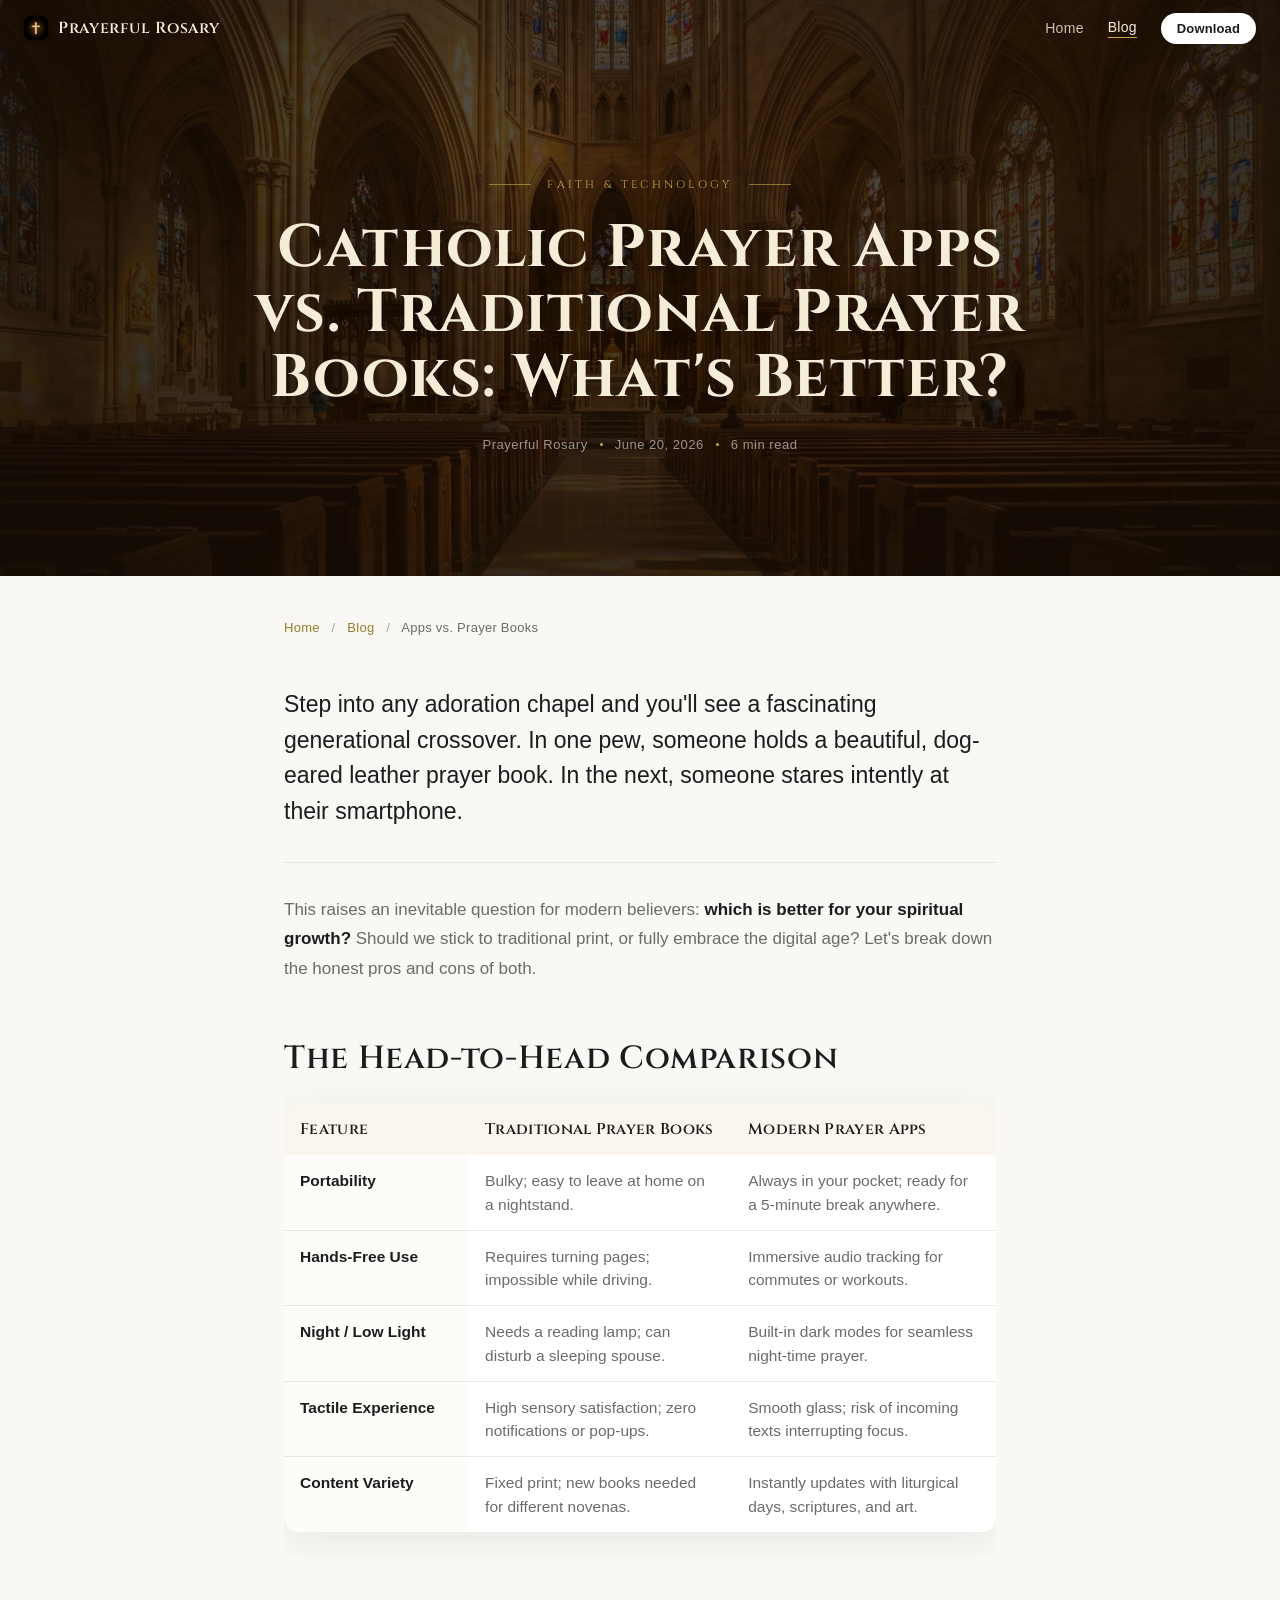
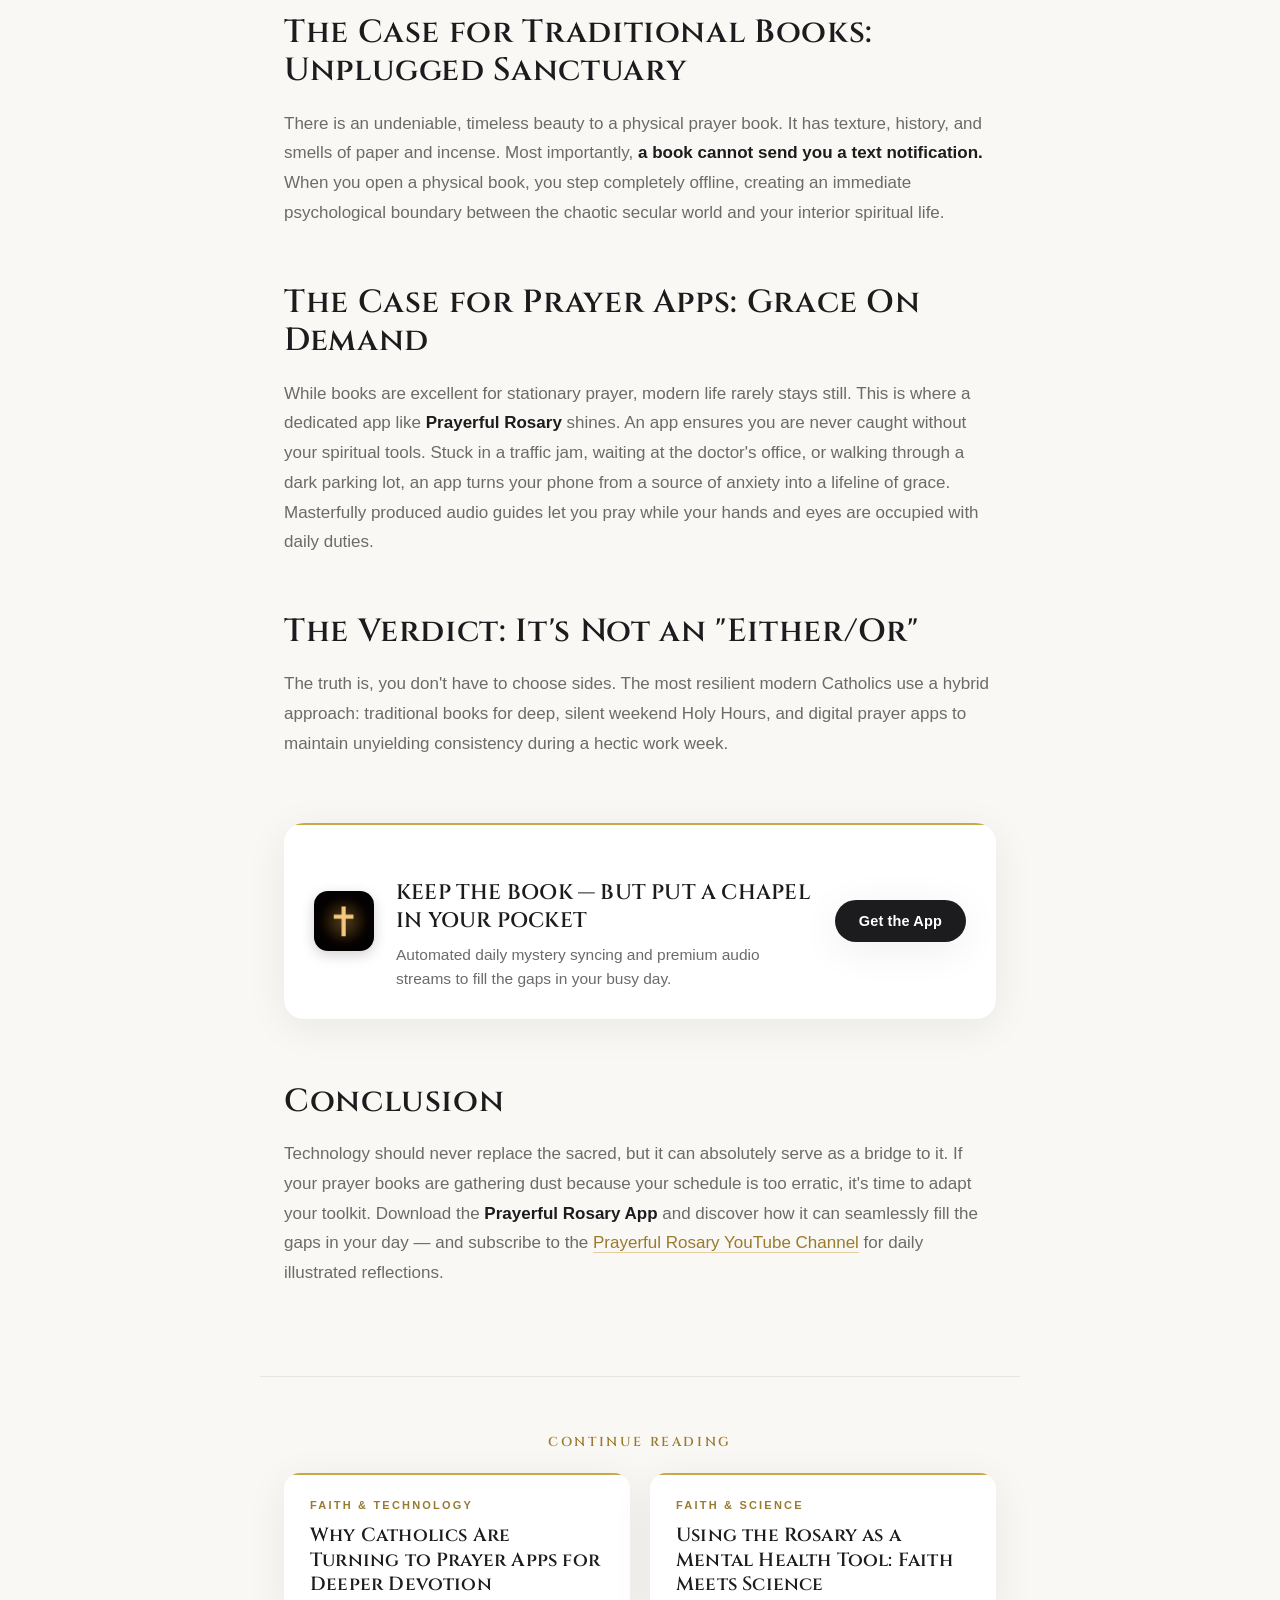
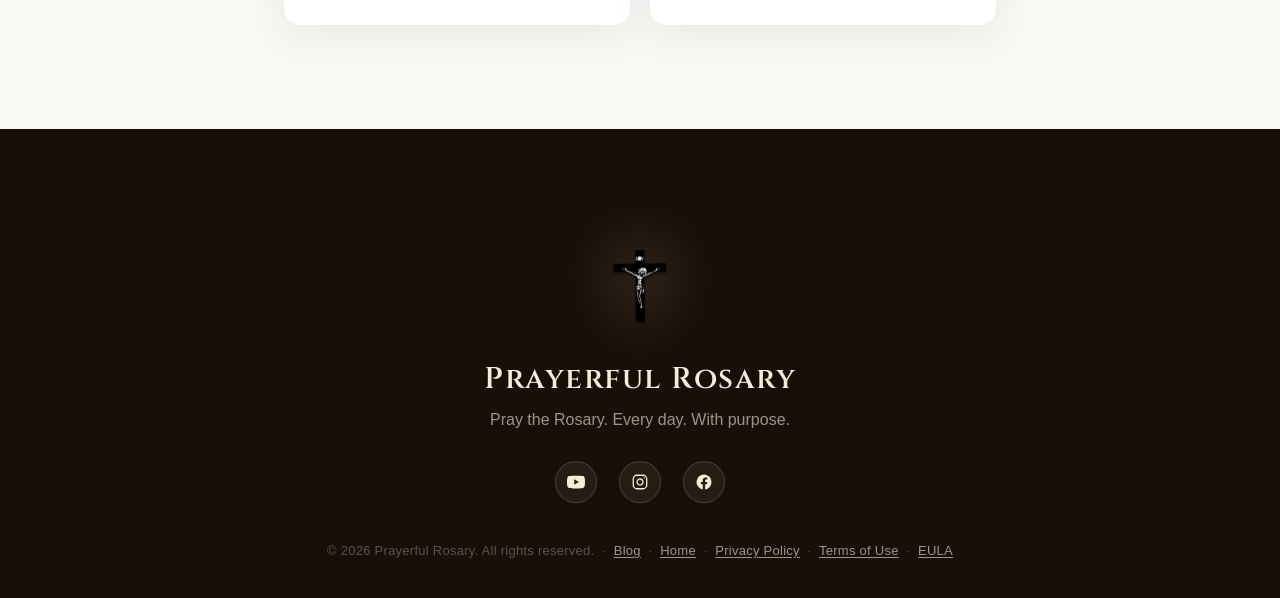
<file: catholic-prayer-apps-vs-traditional-prayer-books.html>
<!DOCTYPE html>
<html lang="en">
<head>
  <meta charset="UTF-8" />
  <meta name="viewport" content="width=device-width, initial-scale=1, viewport-fit=cover" />
  <title>Catholic Prayer Apps vs. Traditional Prayer Books: What's Better? — Prayerful Rosary</title>
  <meta name="description" content="Leather-bound prayer book or smartphone app? An honest head-to-head on portability, focus, night prayer, and content — and why the smartest Catholics don't choose either/or." />
  <meta name="keywords" content="prayer apps vs prayer books, catholic prayer app, traditional prayer book, best catholic app, digital prayer, rosary app" />
  <meta name="author" content="Prayerful Rosary" />
  <meta name="robots" content="index,follow" />
  <link rel="canonical" href="https://prayerfulrosary.github.io/catholic-prayer-apps-vs-traditional-prayer-books.html" />

  <meta property="og:type" content="article" />
  <meta property="og:site_name" content="Prayerful Rosary" />
  <meta property="og:title" content="Catholic Prayer Apps vs. Traditional Prayer Books: What's Better?" />
  <meta property="og:description" content="An honest head-to-head — and why the smartest modern Catholics use a hybrid approach." />
  <meta property="og:url" content="https://prayerfulrosary.github.io/catholic-prayer-apps-vs-traditional-prayer-books.html" />
  <meta property="og:image" content="https://prayerfulrosary.github.io/marketing-assets/cathedral.jpg" />
  <meta property="article:published_time" content="2026-06-20" />
  <meta property="article:section" content="Faith & Technology" />

  <meta name="twitter:card" content="summary_large_image" />
  <meta name="twitter:title" content="Catholic Prayer Apps vs. Traditional Prayer Books: What's Better?" />
  <meta name="twitter:description" content="An honest head-to-head — and why the smartest modern Catholics use a hybrid approach." />
  <meta name="twitter:image" content="https://prayerfulrosary.github.io/marketing-assets/cathedral.jpg" />
  <meta name="theme-color" content="#1A0F08" />

  <script type="application/ld+json">
  {
    "@context": "https://schema.org",
    "@type": "BlogPosting",
    "headline": "Catholic Prayer Apps vs. Traditional Prayer Books: What's Better?",
    "description": "An honest head-to-head comparison of prayer apps and traditional prayer books.",
    "image": "https://prayerfulrosary.github.io/marketing-assets/cathedral.jpg",
    "datePublished": "2026-06-20",
    "dateModified": "2026-06-20",
    "articleSection": "Faith & Technology",
    "author": { "@type": "Organization", "name": "Prayerful Rosary" },
    "publisher": {
      "@type": "Organization",
      "name": "Prayerful Rosary",
      "logo": { "@type": "ImageObject", "url": "https://prayerfulrosary.github.io/marketing-assets/app-icon.png" }
    },
    "mainEntityOfPage": { "@type": "WebPage", "@id": "https://prayerfulrosary.github.io/catholic-prayer-apps-vs-traditional-prayer-books.html" }
  }
  </script>

  <link rel="preload" href="./marketing-assets/Cinzel-Variable.ttf" as="font" type="font/ttf" crossorigin />
  <link rel="icon" type="image/png" href="./marketing-assets/app-icon.png" />
  <link rel="stylesheet" href="./blog-article.css" />
  <style>
    /* article-local: comparison table styled in the site theme */
    .compare {
      width: 100%;
      border-collapse: collapse;
      margin: 26px 0;
      font-size: 15.5px;
      background: #fff;
      border-radius: 14px;
      overflow: hidden;
      box-shadow: var(--shadow-card);
    }
    .compare th, .compare td {
      text-align: left;
      padding: 14px 16px;
      border-bottom: 1px solid var(--separator);
      vertical-align: top;
      line-height: 1.5;
    }
    .compare thead th {
      font-family: var(--font-display);
      font-weight: 600;
      letter-spacing: 0.02em;
      color: var(--label);
      background: rgba(201, 168, 76, 0.10);
    }
    .compare tbody th {
      font-weight: 600;
      color: var(--label);
      width: 26%;
      background: rgba(201, 168, 76, 0.04);
    }
    .compare td { color: var(--secondary-label); }
    .compare tr:last-child th, .compare tr:last-child td { border-bottom: none; }
    .compare-wrap { overflow-x: auto; -webkit-overflow-scrolling: touch; }
    @media (max-width: 560px) { .compare { font-size: 14px; } .compare th, .compare td { padding: 11px 12px; } }
  </style>
</head>

<body>

  <nav class="nav" id="nav">
    <a class="nav-brand" href="index.html" aria-label="Prayerful Rosary home">
      <img src="./marketing-assets/app-icon.png" alt="" />
      <span>Prayerful Rosary</span>
    </a>
    <div class="nav-links">
      <a class="nav-link" href="index.html">Home</a>
      <a class="nav-link active" href="blog.html">Blog</a>
      <a class="nav-cta" href="https://apps.apple.com/us/app/prayerful-rosary/id6782238801" target="_blank" rel="noopener noreferrer" aria-label="Download Prayerful Rosary on the App Store">Download</a>
    </div>
  </nav>

  <header class="page-hero">
    <div class="hero-bg"></div>
    <div class="hero-overlay"></div>
    <div class="page-hero-inner">
      <div class="hero-eyebrow">Faith &amp; Technology</div>
      <h1 class="page-hero-title">Catholic Prayer Apps vs. Traditional Prayer Books: What's Better?</h1>
      <div class="post-byline">
        <span>Prayerful Rosary</span><span class="dot"></span><span>June 20, 2026</span><span class="dot"></span><span>6 min read</span>
      </div>
    </div>
  </header>

  <main class="post-body">
    <nav class="breadcrumb wrap" aria-label="Breadcrumb">
      <a href="index.html">Home</a> <span>/</span> <a href="blog.html">Blog</a> <span>/</span> <span class="current">Apps vs. Prayer Books</span>
    </nav>

    <article class="post wrap">

      <p class="lede">Step into any adoration chapel and you'll see a fascinating generational crossover. In one pew, someone holds a beautiful, dog-eared leather prayer book. In the next, someone stares intently at their smartphone.</p>

      <p>This raises an inevitable question for modern believers: <strong>which is better for your spiritual growth?</strong> Should we stick to traditional print, or fully embrace the digital age? Let's break down the honest pros and cons of both.</p>

      <section class="reveal">
        <h2>The Head-to-Head Comparison</h2>
        <div class="compare-wrap">
          <table class="compare">
            <thead>
              <tr><th scope="col">Feature</th><th scope="col">Traditional Prayer Books</th><th scope="col">Modern Prayer Apps</th></tr>
            </thead>
            <tbody>
              <tr><th scope="row">Portability</th><td>Bulky; easy to leave at home on a nightstand.</td><td>Always in your pocket; ready for a 5-minute break anywhere.</td></tr>
              <tr><th scope="row">Hands-Free Use</th><td>Requires turning pages; impossible while driving.</td><td>Immersive audio tracking for commutes or workouts.</td></tr>
              <tr><th scope="row">Night / Low Light</th><td>Needs a reading lamp; can disturb a sleeping spouse.</td><td>Built-in dark modes for seamless night-time prayer.</td></tr>
              <tr><th scope="row">Tactile Experience</th><td>High sensory satisfaction; zero notifications or pop-ups.</td><td>Smooth glass; risk of incoming texts interrupting focus.</td></tr>
              <tr><th scope="row">Content Variety</th><td>Fixed print; new books needed for different novenas.</td><td>Instantly updates with liturgical days, scriptures, and art.</td></tr>
            </tbody>
          </table>
        </div>
      </section>

      <section class="reveal">
        <h2>The Case for Traditional Books: Unplugged Sanctuary</h2>
        <p>There is an undeniable, timeless beauty to a physical prayer book. It has texture, history, and smells of paper and incense. Most importantly, <strong>a book cannot send you a text notification.</strong> When you open a physical book, you step completely offline, creating an immediate psychological boundary between the chaotic secular world and your interior spiritual life.</p>
      </section>

      <section class="reveal">
        <h2>The Case for Prayer Apps: Grace On Demand</h2>
        <p>While books are excellent for stationary prayer, modern life rarely stays still. This is where a dedicated app like <strong>Prayerful Rosary</strong> shines. An app ensures you are never caught without your spiritual tools. Stuck in a traffic jam, waiting at the doctor's office, or walking through a dark parking lot, an app turns your phone from a source of anxiety into a lifeline of grace. Masterfully produced audio guides let you pray while your hands and eyes are occupied with daily duties.</p>
      </section>

      <section class="reveal">
        <h2>The Verdict: It's Not an "Either/Or"</h2>
        <p>The truth is, you don't have to choose sides. The most resilient modern Catholics use a hybrid approach: traditional books for deep, silent weekend Holy Hours, and digital prayer apps to maintain unyielding consistency during a hectic work week.</p>
      </section>

      <div class="app-cta reveal">
        <div class="app-cta-icon"><img src="./marketing-assets/app-icon.png" alt="Prayerful Rosary app icon" /></div>
        <div class="app-cta-text">
          <h3>Keep the book — but put a chapel in your pocket</h3>
          <p>Automated daily mystery syncing and premium audio streams to fill the gaps in your busy day.</p>
        </div>
        <a class="app-cta-btn" href="https://apps.apple.com/us/app/prayerful-rosary/id6782238801" target="_blank" rel="noopener noreferrer">Get the App</a>
      </div>

      <section class="reveal">
        <h2>Conclusion</h2>
        <p>Technology should never replace the sacred, but it can absolutely serve as a bridge to it. If your prayer books are gathering dust because your schedule is too erratic, it's time to adapt your toolkit. Download the <strong>Prayerful Rosary App</strong> and discover how it can seamlessly fill the gaps in your day — and subscribe to the <a class="inline" href="https://youtube.com/@PRAYERFULROSARY" target="_blank" rel="noopener">Prayerful Rosary YouTube Channel</a> for daily illustrated reflections.</p>
      </section>

    </article>

    <aside class="related wrap reveal">
      <div class="related-head">Continue reading</div>
      <div class="related-grid">
        <a class="related-card" href="why-catholics-turning-to-prayer-apps.html">
          <div class="post-cat">Faith &amp; Technology</div>
          <h3>Why Catholics Are Turning to Prayer Apps for Deeper Devotion</h3>
        </a>
        <a class="related-card" href="rosary-as-mental-health-tool-faith-meets-science.html">
          <div class="post-cat">Faith &amp; Science</div>
          <h3>Using the Rosary as a Mental Health Tool: Faith Meets Science</h3>
        </a>
      </div>
    </aside>
  </main>

  <footer class="site-footer">
    <img class="footer-crucifix" src="./marketing-assets/crucifix.png" alt="" loading="lazy" />
    <div class="footer-wordmark">Prayerful Rosary</div>
    <p class="footer-tag">Pray the Rosary. Every day. With purpose.</p>
    <div class="footer-socials">
      <a class="footer-social-link" href="https://youtube.com/@PRAYERFULROSARY" target="_blank" rel="noopener noreferrer" aria-label="YouTube" title="YouTube">
        <svg viewBox="0 0 24 24" fill="currentColor" aria-hidden="true"><path d="M23.5 6.2a3 3 0 0 0-2.1-2.1C19.5 3.5 12 3.5 12 3.5s-7.5 0-9.4.6A3 3 0 0 0 .5 6.2C0 8.1 0 12 0 12s0 3.9.5 5.8a3 3 0 0 0 2.1 2.1c1.9.6 9.4.6 9.4.6s7.5 0 9.4-.6a3 3 0 0 0 2.1-2.1C24 15.9 24 12 24 12s0-3.9-.5-5.8zM9.6 15.6V8.4l6.3 3.6-6.3 3.6z"/></svg>
      </a>
      <a class="footer-social-link" href="https://www.instagram.com/prayerfulrosary" target="_blank" rel="noopener noreferrer" aria-label="Instagram" title="Instagram">
        <svg viewBox="0 0 24 24" fill="none" stroke="currentColor" stroke-width="1.7" stroke-linecap="round" stroke-linejoin="round" aria-hidden="true"><rect x="3" y="3" width="18" height="18" rx="5" ry="5"/><path d="M16 11.4A4 4 0 1 1 12.6 8a4 4 0 0 1 3.4 3.4z"/><line x1="17.5" y1="6.5" x2="17.51" y2="6.5"/></svg>
      </a>
      <a class="footer-social-link" href="https://www.facebook.com/prayerfulrosary" target="_blank" rel="noopener noreferrer" aria-label="Facebook" title="Facebook">
        <svg viewBox="0 0 24 24" fill="currentColor" aria-hidden="true"><path d="M22 12a10 10 0 1 0-11.6 9.9v-7H7.9V12h2.5V9.8c0-2.5 1.5-3.9 3.8-3.9 1.1 0 2.2.2 2.2.2v2.5h-1.3c-1.2 0-1.6.8-1.6 1.6V12h2.8l-.5 2.9h-2.3v7A10 10 0 0 0 22 12z"/></svg>
      </a>
    </div>
    <div class="footer-copy">© <span id="y"></span> Prayerful Rosary. All rights reserved. &nbsp;·&nbsp; <a href="blog.html">Blog</a> &nbsp;·&nbsp; <a href="index.html">Home</a> &nbsp;·&nbsp; <a href="privacy.html">Privacy Policy</a> &nbsp;·&nbsp; <a href="terms.html">Terms of Use</a> &nbsp;·&nbsp; <a href="eula.html">EULA</a></div>
  </footer>

  <script src="./blog-article.js"></script>
</body>
</html>
</file>
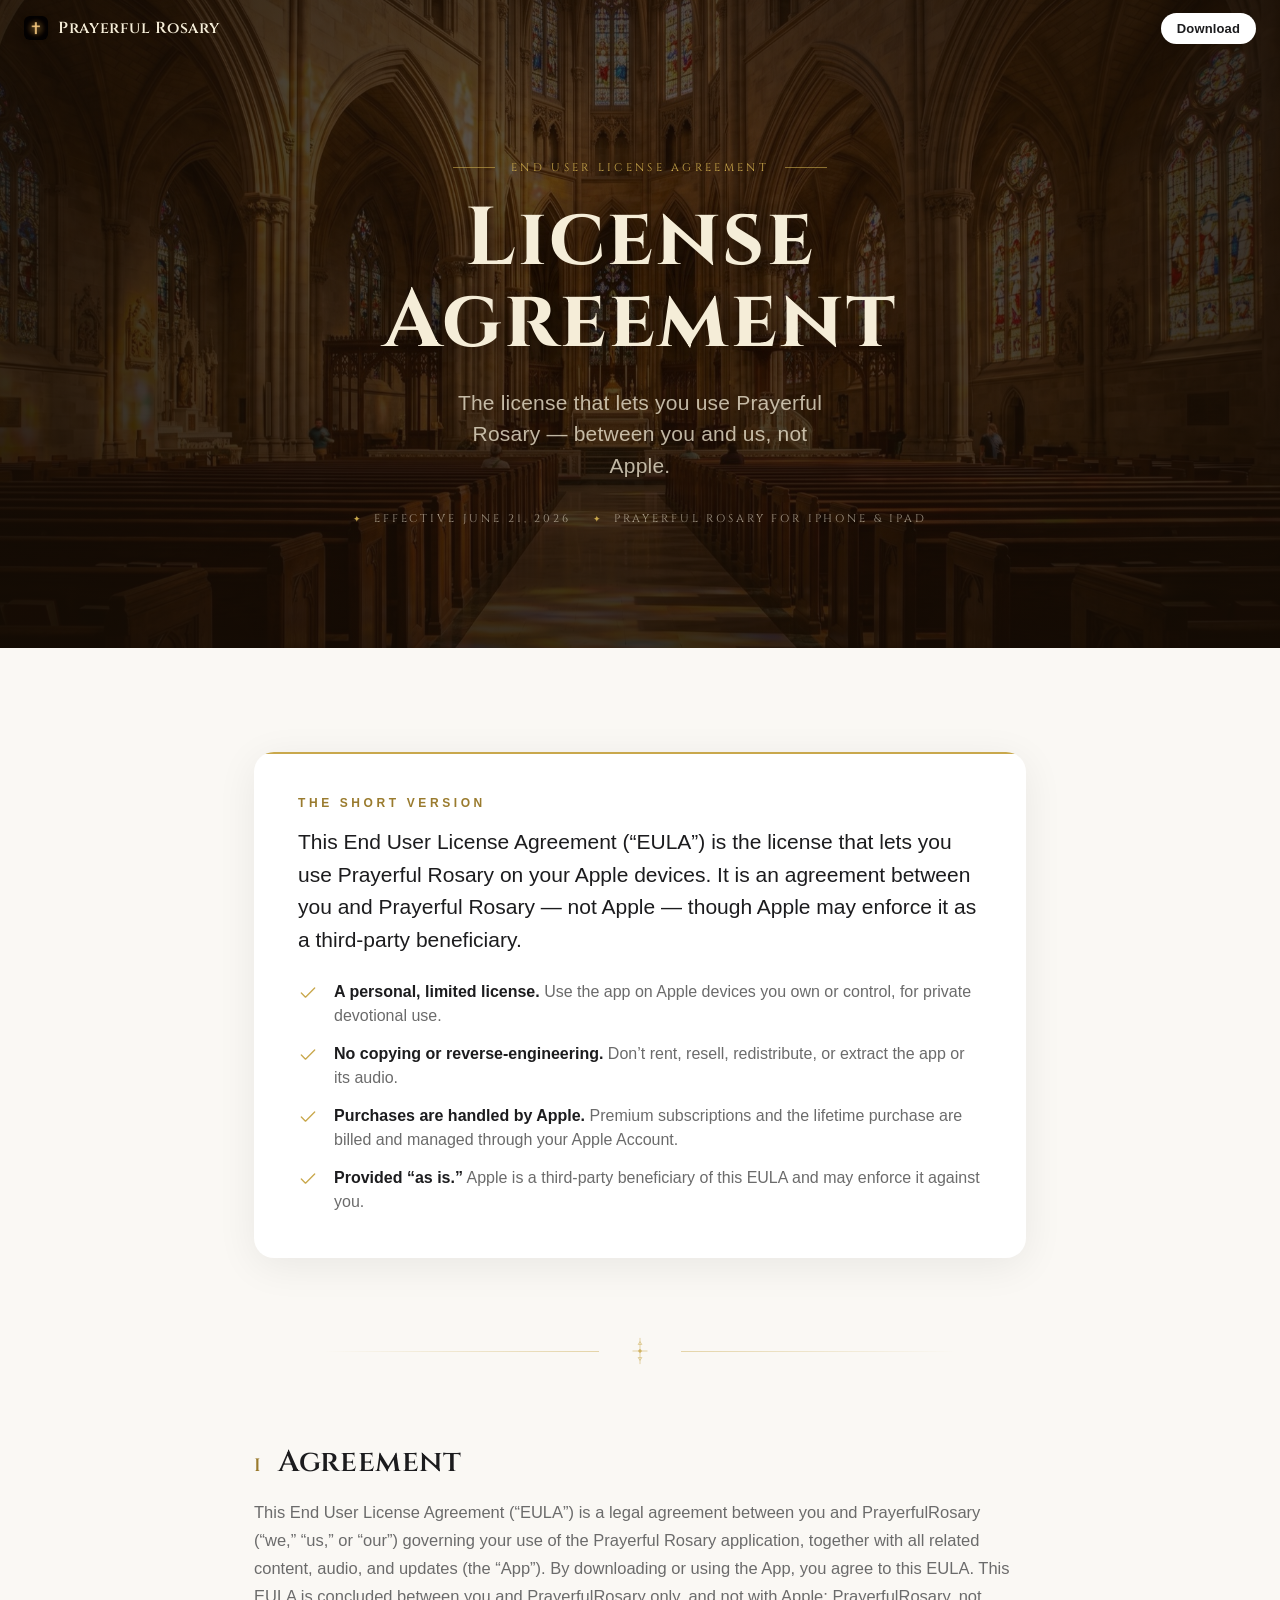
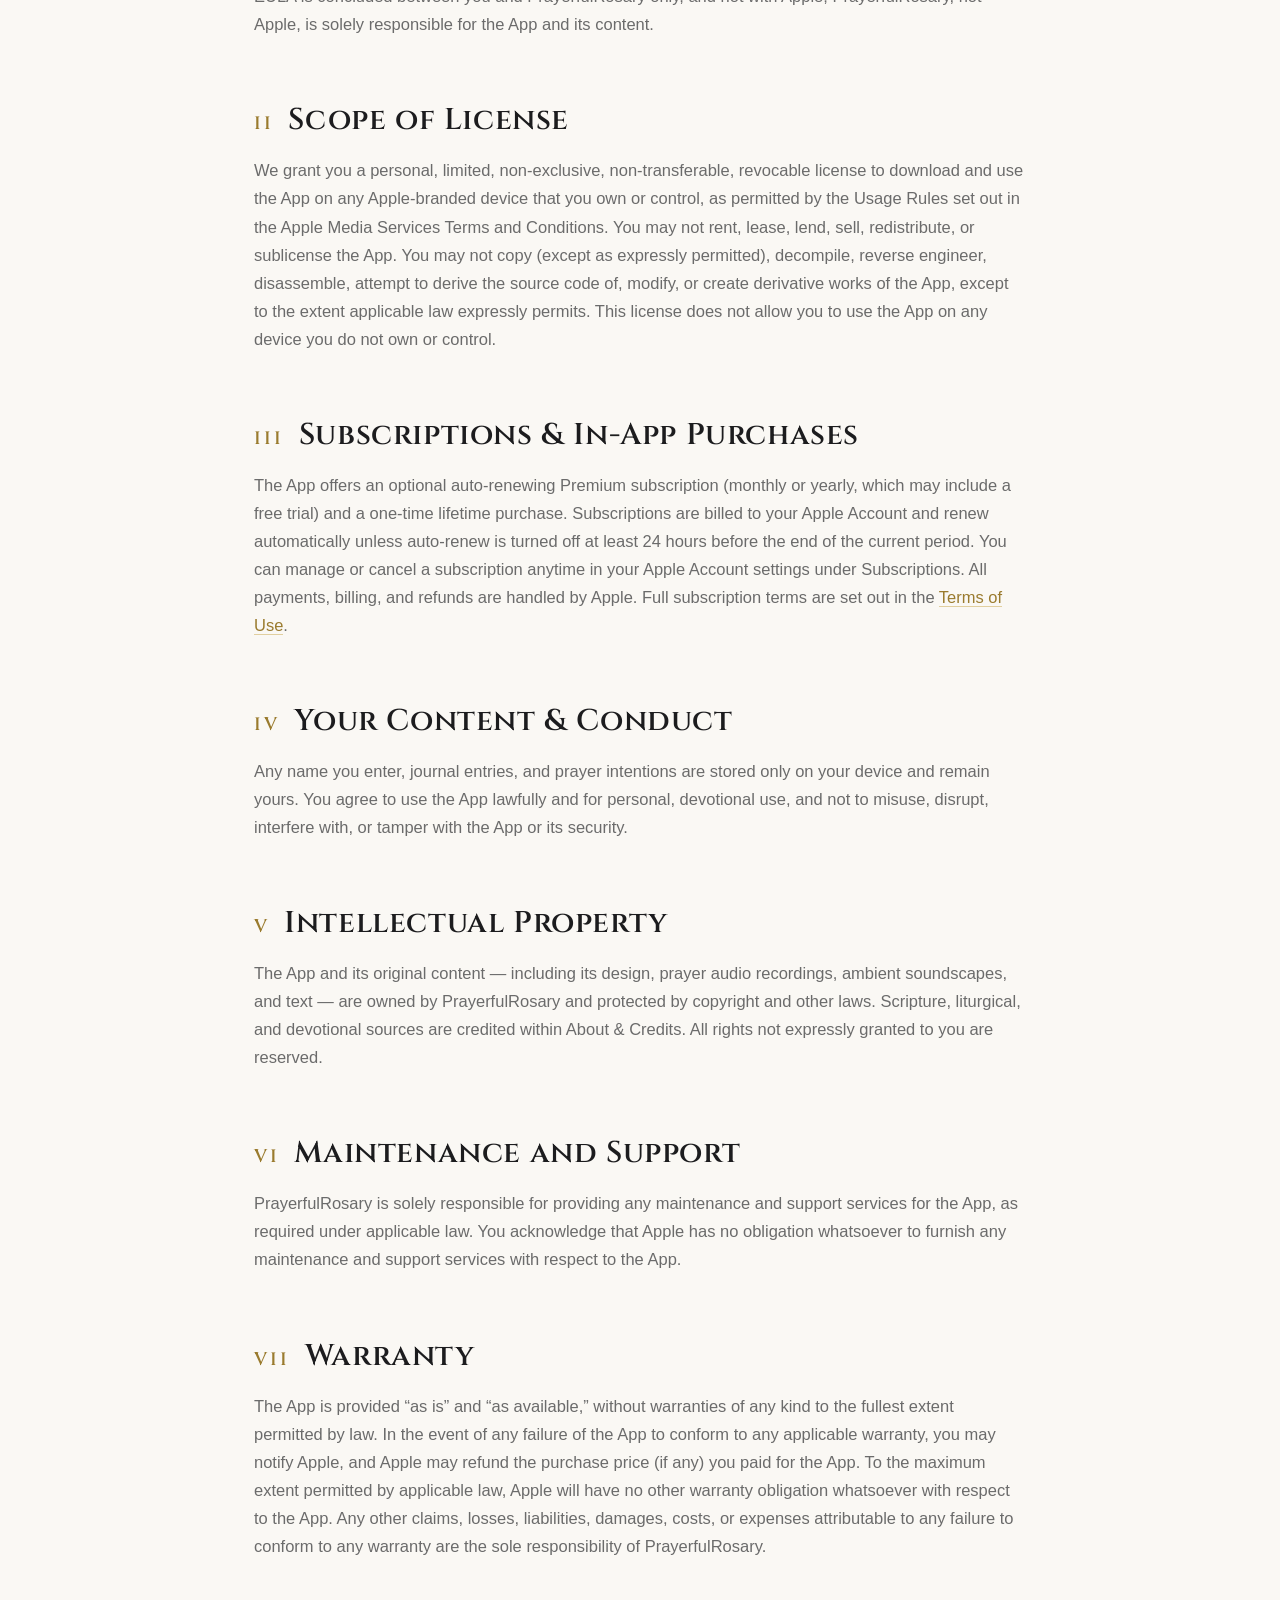
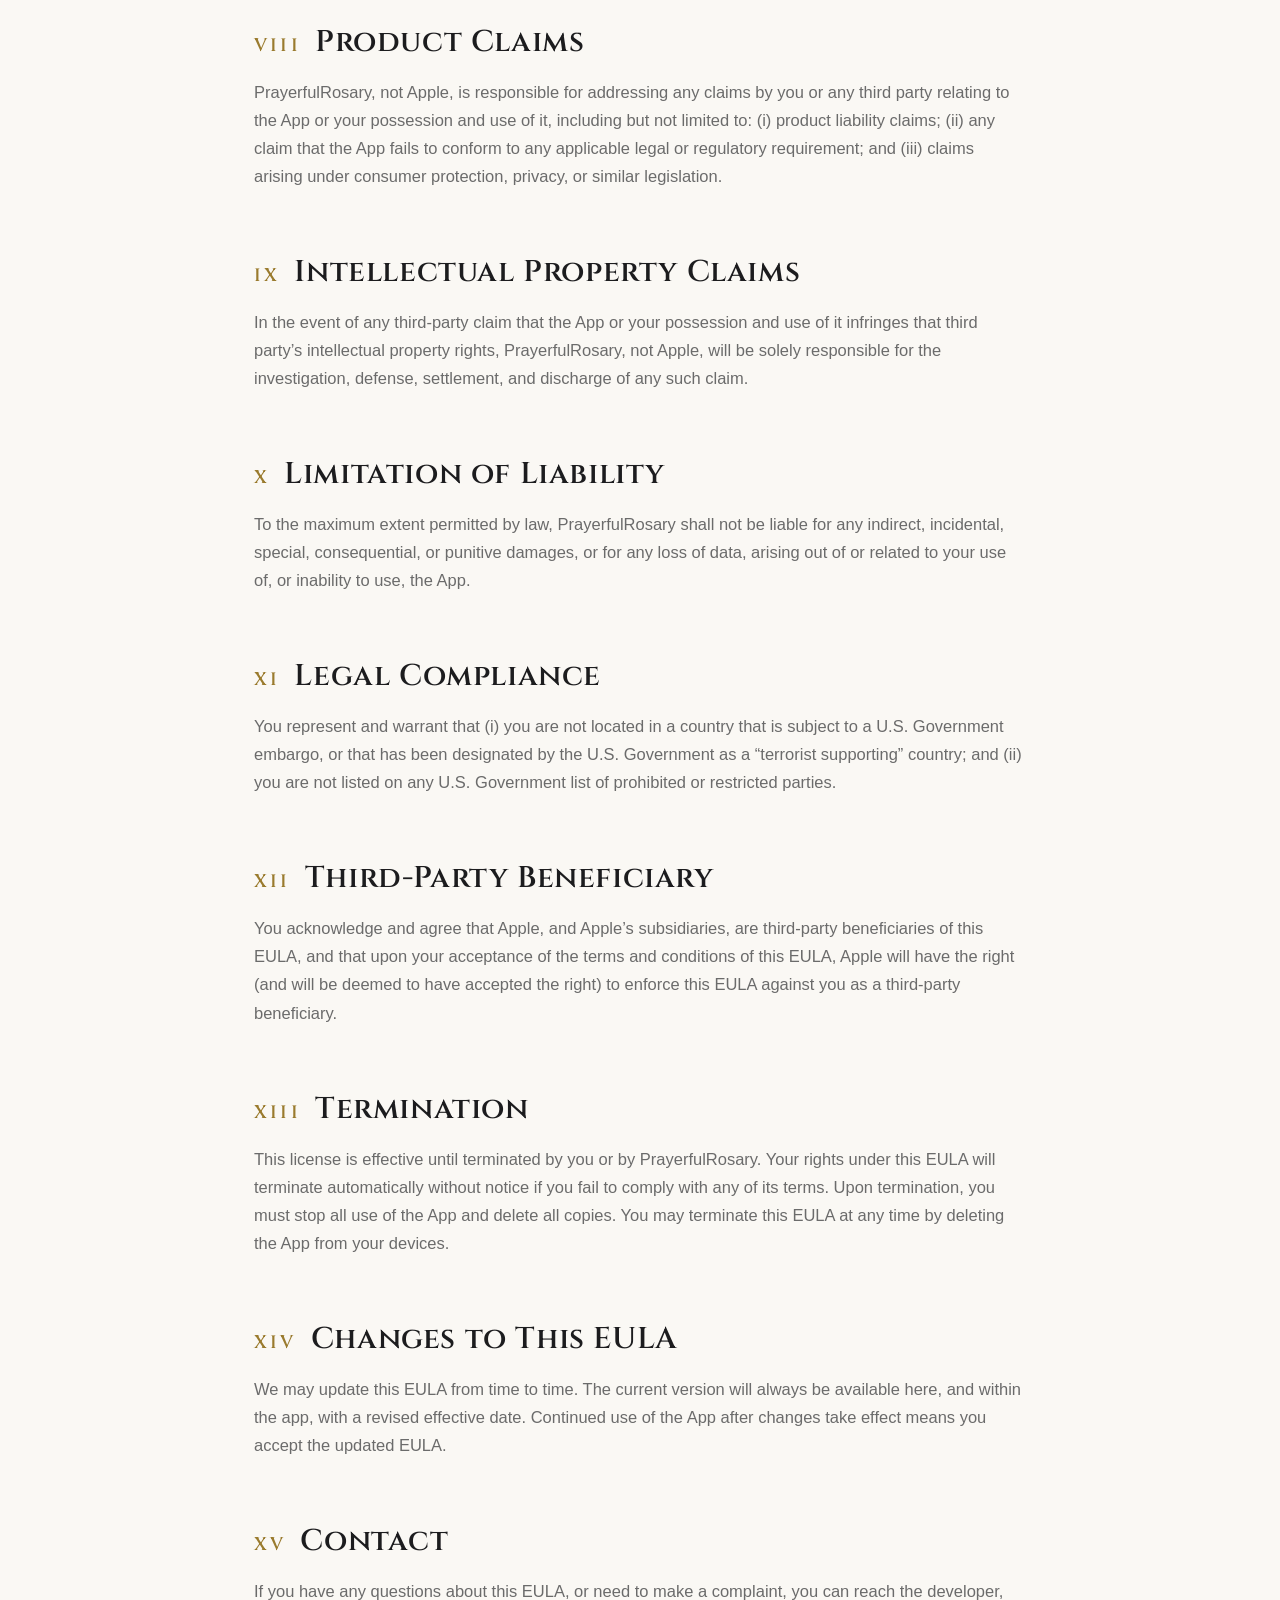
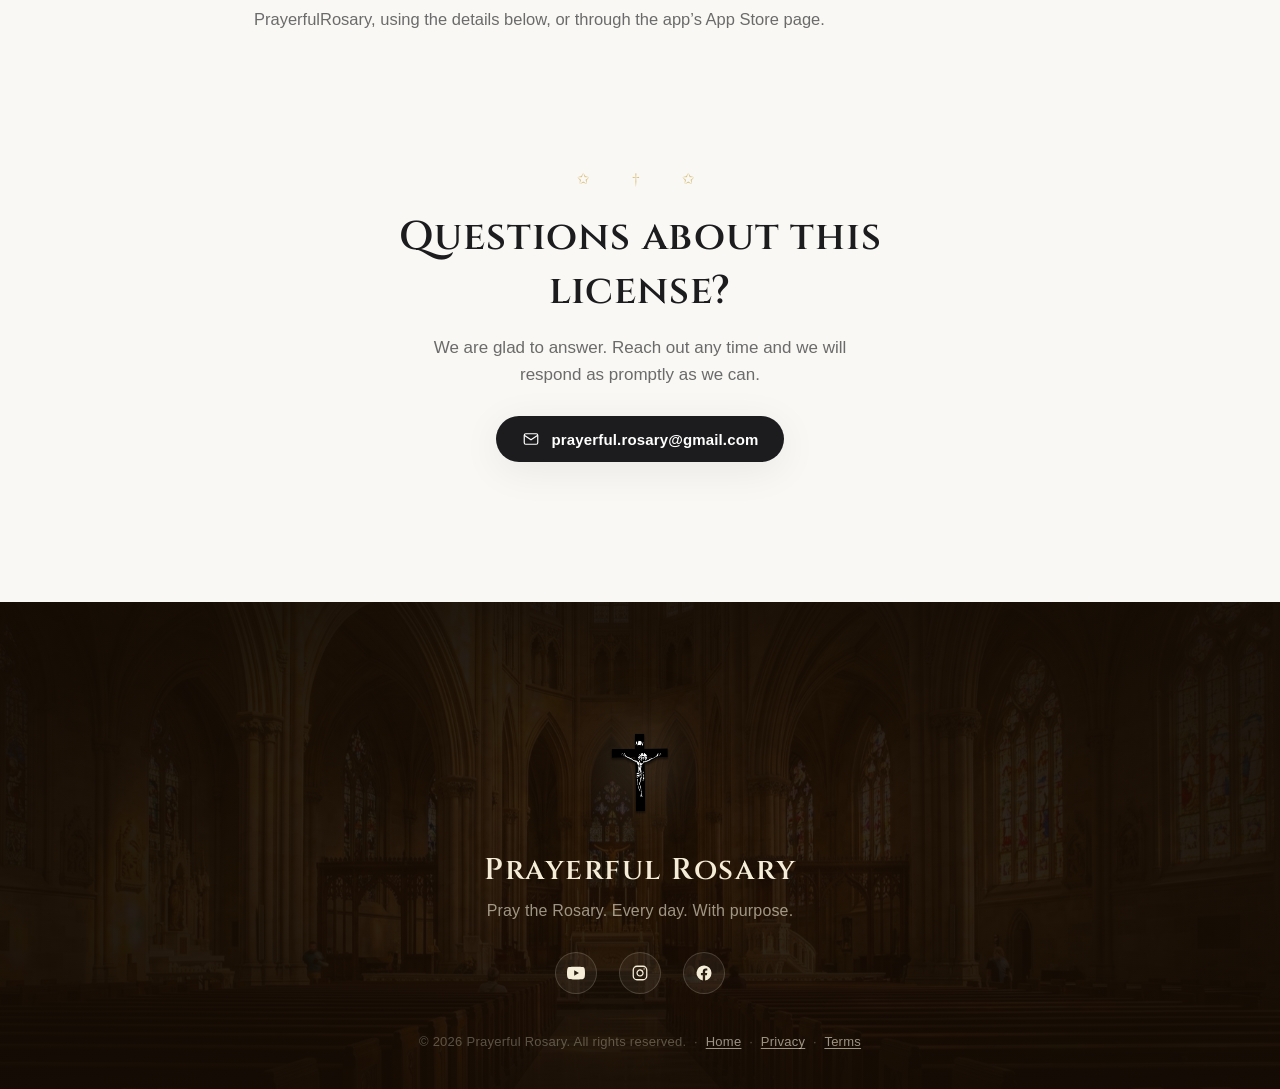
<file: eula.html>
<!DOCTYPE html>
<html lang="en">
<head>
  <meta charset="UTF-8" />
  <meta name="viewport" content="width=device-width, initial-scale=1, viewport-fit=cover" />
  <title>License Agreement (EULA) — Prayerful Rosary</title>
  <meta name="description" content="The Prayerful Rosary End User License Agreement (EULA). The license that lets you use the app on your Apple devices — between you and Prayerful Rosary, with Apple as a third-party beneficiary." />
  <meta name="robots" content="index,follow" />
  <link rel="canonical" href="https://prayerfulrosary.github.io/eula.html" />
  <meta property="og:type" content="website" />
  <meta property="og:site_name" content="Prayerful Rosary" />
  <meta property="og:title" content="License Agreement (EULA) — Prayerful Rosary" />
  <meta property="og:description" content="The license that lets you use Prayerful Rosary — between you and us, not Apple." />
  <meta property="og:url" content="https://prayerfulrosary.github.io/eula.html" />
  <meta property="og:image" content="https://prayerfulrosary.github.io/marketing-assets/og-cover.jpg" />
  <meta name="twitter:card" content="summary_large_image" />
  <meta name="twitter:title" content="License Agreement (EULA) — Prayerful Rosary" />
  <meta name="twitter:description" content="The license that lets you use Prayerful Rosary — between you and us, not Apple." />
  <meta name="twitter:image" content="https://prayerfulrosary.github.io/marketing-assets/og-cover.jpg" />
  <meta name="theme-color" content="#1A0F08" />

  <link rel="preload" href="./marketing-assets/Cinzel-Variable.ttf" as="font" type="font/ttf" crossorigin />
  <link rel="icon" type="image/png" href="./marketing-assets/app-icon.png" />

  <style>
    /* ------------------------------------------------------------ FONTS */
    @font-face {
      font-family: 'Cinzel';
      src: url('./marketing-assets/Cinzel-Variable.ttf') format('truetype-variations'),
           url('./marketing-assets/Cinzel-Variable.ttf') format('truetype');
      font-weight: 400 900;
      font-style: normal;
      font-display: swap;
    }

    /* ------------------------------------------------------------ TOKENS (shared with index.html) */
    :root {
      --cream:           #F5EDD8;
      --cream-soft:      rgba(245, 237, 216, 0.75);
      --cream-dim:       rgba(245, 237, 216, 0.6);
      --cream-faint:     rgba(245, 237, 216, 0.3);
      --gold:            #C9A84C;
      --gold-ink:        #9A7B2E; /* darker gold for text/links on light backgrounds */
      --dark-warm:       #1A0F08;
      --dark-overlay:    rgba(20, 12, 4, 0.55);
      --dark-overlay-2:  rgba(20, 12, 4, 0.65);
      --off-white:       #FAF8F4;
      --label:           #1C1C1E;
      --secondary-label: #6B6B6B;
      --separator:       rgba(0, 0, 0, 0.08);
      --shadow-card:     0 8px 40px rgba(0, 0, 0, 0.07);
      --shadow-deep:     0 30px 80px rgba(0, 0, 0, 0.18);

      --font-display: 'Cinzel', Georgia, 'Times New Roman', serif;
      --font-body:    -apple-system, BlinkMacSystemFont, 'Helvetica Neue', 'Segoe UI', Roboto, sans-serif;

      --measure: 820px;
    }

    /* ------------------------------------------------------------ RESET */
    *, *::before, *::after { box-sizing: border-box; }
    html { scroll-behavior: smooth; -webkit-text-size-adjust: 100%; }
    body {
      margin: 0;
      font-family: var(--font-body);
      color: var(--label);
      background: var(--off-white);
      -webkit-font-smoothing: antialiased;
      -moz-osx-font-smoothing: grayscale;
      text-rendering: optimizeLegibility;
      overflow-x: hidden;
    }
    img { display: block; max-width: 100%; }
    button { font: inherit; cursor: pointer; border: none; background: none; }
    a { color: inherit; text-decoration: none; }
    h1, h2, h3 { margin: 0; font-weight: 600; }

    .wrap { max-width: var(--measure); margin: 0 auto; padding: 0 24px; }

    /* ------------------------------------------------------------ NAV (shared with index.html) */
    .nav {
      position: fixed;
      inset: 0 0 auto 0;
      height: 56px;
      padding: 0 24px;
      display: flex;
      align-items: center;
      justify-content: space-between;
      z-index: 100;
      background: transparent;
      transition: background 300ms ease, backdrop-filter 300ms ease,
                  box-shadow 300ms ease, color 300ms ease;
      color: var(--cream);
    }
    .nav.scrolled {
      background: rgba(255, 255, 255, 0.92);
      backdrop-filter: blur(16px);
      -webkit-backdrop-filter: blur(16px);
      box-shadow: 0 1px 0 var(--separator);
      color: var(--label);
    }
    .nav-brand {
      display: flex; align-items: center; gap: 10px;
      font-family: var(--font-display);
      font-size: 16px;
      letter-spacing: 0.04em;
      font-weight: 600;
    }
    .nav-brand img {
      width: 24px; height: 24px; border-radius: 6px;
      box-shadow: 0 1px 4px rgba(0,0,0,0.2);
    }
    .nav-cta {
      position: relative;
      padding: 8px 16px;
      border-radius: 999px;
      font-size: 13px;
      font-weight: 600;
      letter-spacing: 0.01em;
      background: #fff;
      color: var(--label);
      transition: background 300ms ease, color 300ms ease, transform 200ms ease;
    }
    .nav-cta:hover { transform: translateY(-1px); }
    .nav.scrolled .nav-cta { background: var(--label); color: #fff; }

    .tooltip {
      position: absolute;
      bottom: calc(100% + 8px);
      left: 50%;
      transform: translateX(-50%) translateY(4px);
      background: rgba(28, 28, 30, 0.95);
      color: #fff;
      font-size: 12px;
      letter-spacing: 0.02em;
      padding: 6px 10px;
      border-radius: 6px;
      white-space: nowrap;
      opacity: 0;
      pointer-events: none;
      transition: opacity 180ms ease, transform 180ms ease;
    }
    [data-tooltip]:hover .tooltip { opacity: 1; transform: translateX(-50%) translateY(0); }

    /* ------------------------------------------------------------ PAGE HERO (cathedral, like index.html) */
    .page-hero {
      position: relative;
      min-height: clamp(440px, 72vh, 660px);
      display: flex;
      align-items: center;
      justify-content: center;
      text-align: center;
      overflow: hidden;
      color: var(--cream);
      isolation: isolate;
      padding: 104px 24px 72px;
    }
    .hero-bg {
      position: absolute; inset: 0;
      background: url('./marketing-assets/cathedral.jpg') center/cover no-repeat;
      transform: scale(1.06);
      z-index: -2;
    }
    .hero-overlay {
      position: absolute; inset: 0;
      background:
        radial-gradient(ellipse at 50% 30%, rgba(20,12,4,0.25) 0%, rgba(20,12,4,0.65) 70%, rgba(20,12,4,0.9) 100%),
        var(--dark-overlay);
      z-index: -1;
    }
    .page-hero-inner { max-width: 760px; }
    .hero-eyebrow {
      display: inline-flex; align-items: center; gap: 16px;
      font-family: var(--font-display);
      font-size: 11px;
      letter-spacing: 0.3em;
      text-transform: uppercase;
      color: var(--gold);
      margin-bottom: 24px;
    }
    .hero-eyebrow::before, .hero-eyebrow::after {
      content: ""; width: 42px; height: 1px; background: var(--gold); opacity: 0.6;
    }
    .page-hero-title {
      font-family: var(--font-display);
      font-weight: 700;
      font-size: clamp(42px, 7vw, 82px);
      line-height: 1.0;
      letter-spacing: 0.03em;
      color: var(--cream);
      text-shadow: 0 2px 30px rgba(0,0,0,0.45);
    }
    .page-hero-sub {
      margin: 24px auto 0;
      max-width: 34ch;
      font-size: clamp(17px, 1.8vw, 21px);
      line-height: 1.5;
      color: var(--cream-soft);
      letter-spacing: 0.01em;
    }
    .hero-stamp {
      margin-top: 30px;
      display: inline-flex; flex-wrap: wrap; justify-content: center;
      gap: 10px 22px;
      font-family: var(--font-display);
      font-size: 11px;
      letter-spacing: 0.26em;
      text-transform: uppercase;
      color: var(--cream-dim);
    }
    .hero-stamp span { display: inline-flex; align-items: center; gap: 10px; }
    .hero-stamp span::before { content: "✦"; color: var(--gold); font-size: 9px; }

    /* ------------------------------------------------------------ LEGAL BODY (light) */
    .legal-body {
      background: var(--off-white);
      padding: clamp(64px, 9vw, 104px) 0 clamp(56px, 8vw, 96px);
    }

    /* summary card — same language as index.html .card */
    .summary-card {
      position: relative;
      background: #fff;
      border-radius: 20px;
      padding: clamp(28px, 4vw, 44px);
      box-shadow: var(--shadow-card);
      overflow: hidden;
      isolation: isolate;
    }
    .summary-card::before {
      content: "";
      position: absolute; top: 0; left: 0; right: 0;
      height: 2px;
      background: var(--gold);
    }
    .summary-kicker {
      font-size: 12px;
      letter-spacing: 0.3em;
      text-transform: uppercase;
      color: var(--gold-ink);
      font-weight: 600;
      margin-bottom: 16px;
    }
    .summary-lede {
      font-size: clamp(18px, 2vw, 21px);
      line-height: 1.55;
      color: var(--label);
      margin: 0;
    }
    .summary-list {
      list-style: none;
      margin: 24px 0 0;
      padding: 0;
      display: grid;
      gap: 14px;
    }
    .summary-list li {
      display: grid;
      grid-template-columns: 24px 1fr;
      gap: 12px;
      font-size: 16px;
      line-height: 1.5;
      color: var(--secondary-label);
    }
    .summary-list li svg { width: 20px; height: 20px; margin-top: 3px; color: var(--gold); }
    .summary-list li b { color: var(--label); font-weight: 600; }

    /* ornamental divider */
    .divider {
      display: grid;
      grid-template-columns: 1fr auto 1fr;
      align-items: center;
      gap: 26px;
      margin: clamp(48px, 7vw, 78px) auto;
      max-width: 680px;
      padding: 0 24px;
      color: var(--gold);
    }
    .divider::before, .divider::after {
      content: "";
      height: 1px;
      background: linear-gradient(90deg, transparent, currentColor);
      opacity: 0.45;
    }
    .divider::after { background: linear-gradient(90deg, currentColor, transparent); }
    .divider svg { width: 30px; height: 30px; opacity: 0.85; }

    /* legal prose */
    .legal section { margin-top: clamp(44px, 6vw, 64px); }
    .legal section:first-of-type { margin-top: 0; }
    .legal h2 {
      font-family: var(--font-display);
      font-weight: 600;
      font-size: clamp(22px, 3vw, 30px);
      letter-spacing: 0.02em;
      line-height: 1.2;
      color: var(--label);
      display: flex;
      align-items: baseline;
      gap: 14px;
    }
    .legal h2 .no {
      font-size: 0.6em;
      letter-spacing: 0.18em;
      color: var(--gold-ink);
      font-weight: 600;
      flex: none;
    }
    .legal h2 + p { margin-top: 18px; }
    .legal h3 {
      font-family: var(--font-display);
      font-weight: 600;
      font-size: 15px;
      letter-spacing: 0.14em;
      text-transform: uppercase;
      color: var(--gold-ink);
      margin: 28px 0 10px;
    }
    .legal p {
      margin: 16px 0;
      color: var(--secondary-label);
      font-size: 16.5px;
      line-height: 1.7;
    }
    .legal p strong, .legal li strong { color: var(--label); font-weight: 600; }
    .legal a.inline {
      color: var(--gold-ink);
      border-bottom: 1px solid rgba(201, 168, 76, 0.5);
      transition: color 0.25s ease, border-color 0.25s ease;
    }
    .legal a.inline:hover { color: var(--label); border-color: var(--label); }
    .legal ul { margin: 16px 0; padding: 0; display: grid; gap: 11px; }
    .legal ul li {
      list-style: none;
      position: relative;
      padding-left: 26px;
      color: var(--secondary-label);
      font-size: 16.5px;
      line-height: 1.6;
    }
    .legal ul li::before {
      content: "✦";
      position: absolute; left: 0; top: 2px;
      color: var(--gold);
      font-size: 11px;
    }
    .legal .note {
      margin: 22px 0;
      padding: 18px 22px;
      border-left: 3px solid var(--gold);
      background: rgba(201, 168, 76, 0.07);
      border-radius: 0 12px 12px 0;
      font-size: 16px;
      line-height: 1.65;
      color: var(--secondary-label);
    }
    .legal .note strong { color: var(--label); }

    /* ------------------------------------------------------------ CONTACT (light) */
    .contact {
      background: var(--off-white);
      text-align: center;
      padding: clamp(8px, 3vw, 24px) 24px clamp(96px, 12vw, 140px);
    }
    .contact .inner { max-width: 640px; margin: 0 auto; }
    .contact-ornament {
      font-family: var(--font-display);
      font-size: 15px;
      letter-spacing: 0.5em;
      color: var(--gold);
      opacity: 0.7;
      margin-bottom: 20px;
    }
    .contact h2 {
      font-family: var(--font-display);
      font-weight: 600;
      font-size: clamp(26px, 3.4vw, 40px);
      letter-spacing: 0.02em;
      color: var(--label);
    }
    .contact p { margin: 16px auto 0; max-width: 46ch; color: var(--secondary-label); font-size: 17px; line-height: 1.6; }
    .contact-mail {
      display: inline-flex; align-items: center; gap: 12px;
      margin-top: 28px;
      padding: 14px 26px;
      border-radius: 999px;
      background: var(--label);
      color: #fff;
      font-weight: 600;
      font-size: 15px;
      letter-spacing: 0.01em;
      box-shadow: var(--shadow-card);
      transition: transform 220ms cubic-bezier(.2,.8,.2,1), box-shadow 220ms ease;
    }
    .contact-mail:hover { transform: translateY(-2px); box-shadow: var(--shadow-deep); }
    .contact-mail svg { width: 18px; height: 18px; }

    /* ------------------------------------------------------------ FOOTER (cathedral, like index.html) */
    .site-footer {
      position: relative;
      display: flex;
      flex-direction: column;
      align-items: center;
      text-align: center;
      color: var(--cream);
      overflow: hidden;
      isolation: isolate;
      padding: clamp(80px, 11vw, 120px) 24px 40px;
    }
    .footer-bg {
      position: absolute; inset: 0;
      background: url('./marketing-assets/cathedral.jpg') center/cover no-repeat;
      transform: scale(1.08);
      filter: brightness(0.95);
      z-index: -2;
    }
    .footer-overlay {
      position: absolute; inset: 0;
      background:
        radial-gradient(ellipse at 50% 50%, rgba(20,12,4,0.5) 0%, rgba(20,12,4,0.88) 80%),
        var(--dark-overlay-2);
      z-index: -1;
    }
    .footer-crucifix {
      height: 104px;
      filter: drop-shadow(0 0 32px rgba(245,237,216,0.5));
    }
    .footer-wordmark {
      margin-top: 24px;
      font-family: var(--font-display);
      font-weight: 600;
      font-size: clamp(22px, 3vw, 30px);
      letter-spacing: 0.05em;
      color: var(--cream);
    }
    .footer-tag {
      margin: 12px 0 0;
      font-size: 16px;
      color: var(--cream-dim);
      letter-spacing: 0.01em;
    }
    .footer-socials {
      margin-top: 32px;
      display: flex;
      align-items: center;
      justify-content: center;
      gap: 22px;
    }
    .footer-social-link {
      display: grid;
      place-items: center;
      width: 42px;
      height: 42px;
      border-radius: 50%;
      color: var(--cream);
      background: rgba(245, 237, 216, 0.06);
      border: 1px solid rgba(245, 237, 216, 0.18);
      transition: transform 220ms cubic-bezier(.2,.8,.2,1),
                  background 220ms ease, border-color 220ms ease, color 220ms ease;
    }
    .footer-social-link:hover {
      transform: translateY(-2px);
      background: rgba(245, 237, 216, 0.14);
      border-color: rgba(245, 237, 216, 0.4);
      color: #fff;
    }
    .footer-social-link svg { width: 18px; height: 18px; display: block; }
    .footer-copy {
      margin-top: 40px;
      font-size: 13px;
      color: var(--cream-faint);
      letter-spacing: 0.02em;
    }
    .footer-copy a {
      color: var(--cream-dim);
      text-decoration: underline;
      text-underline-offset: 2px;
      transition: color 220ms ease;
    }
    .footer-copy a:hover { color: var(--cream); }

    /* ------------------------------------------------------------ REVEAL */
    .reveal {
      opacity: 0;
      transform: translateY(16px);
      transition: opacity 1.0s ease, transform 1.0s cubic-bezier(0.2, 0.8, 0.2, 1);
    }
    .reveal.in { opacity: 1; transform: none; }

    /* ------------------------------------------------------------ RESPONSIVE */
    @media (max-width: 768px) {
      .nav { padding: 0 16px; }
      .page-hero { padding: 96px 20px 56px; }
      .legal h2 { gap: 10px; }
    }

    /* ------------------------------------------------------------ MOTION-SAFE */
    @media (prefers-reduced-motion: reduce) {
      *, *::before, *::after {
        animation-duration: 0.01ms !important;
        animation-iteration-count: 1 !important;
        transition-duration: 0.01ms !important;
      }
      .reveal { opacity: 1; transform: none; }
    }
  </style>
</head>

<body>

  <!-- ===== NAV ===== -->
  <nav class="nav" id="nav">
    <a class="nav-brand" href="index.html" aria-label="Prayerful Rosary home">
      <img src="./marketing-assets/app-icon.png" alt="" />
      <span>Prayerful Rosary</span>
    </a>
    <button class="nav-cta" data-tooltip type="button" aria-label="Coming soon to the App Store">
      Download
      <span class="tooltip">Coming soon to the App Store</span>
    </button>
  </nav>

  <!-- ===== PAGE HERO ===== -->
  <header class="page-hero">
    <div class="hero-bg"></div>
    <div class="hero-overlay"></div>
    <div class="page-hero-inner">
      <div class="hero-eyebrow">End User License Agreement</div>
      <h1 class="page-hero-title">License Agreement</h1>
      <p class="page-hero-sub">The license that lets you use Prayerful Rosary — between you and us, not Apple.</p>
      <div class="hero-stamp">
        <span>Effective June&nbsp;21,&nbsp;2026</span>
        <span>Prayerful Rosary for iPhone &amp; iPad</span>
      </div>
    </div>
  </header>

  <!-- ===== LEGAL BODY ===== -->
  <main class="legal-body">

    <!-- summary card -->
    <section class="wrap reveal">
      <div class="summary-card">
        <div class="summary-kicker">The Short Version</div>
        <p class="summary-lede">This End User License Agreement (“EULA”) is the license that lets you use Prayerful Rosary on your Apple devices. It is an agreement between you and Prayerful Rosary — not Apple — though Apple may enforce it as a third-party beneficiary.</p>
        <ul class="summary-list">
          <li>
            <svg viewBox="0 0 24 24" fill="none" stroke="currentColor" stroke-width="1.6"><path d="M20 6 9 17l-5-5" stroke-linecap="round" stroke-linejoin="round"/></svg>
            <span><b>A personal, limited license.</b> Use the app on Apple devices you own or control, for private devotional use.</span>
          </li>
          <li>
            <svg viewBox="0 0 24 24" fill="none" stroke="currentColor" stroke-width="1.6"><path d="M20 6 9 17l-5-5" stroke-linecap="round" stroke-linejoin="round"/></svg>
            <span><b>No copying or reverse-engineering.</b> Don’t rent, resell, redistribute, or extract the app or its audio.</span>
          </li>
          <li>
            <svg viewBox="0 0 24 24" fill="none" stroke="currentColor" stroke-width="1.6"><path d="M20 6 9 17l-5-5" stroke-linecap="round" stroke-linejoin="round"/></svg>
            <span><b>Purchases are handled by Apple.</b> Premium subscriptions and the lifetime purchase are billed and managed through your Apple Account.</span>
          </li>
          <li>
            <svg viewBox="0 0 24 24" fill="none" stroke="currentColor" stroke-width="1.6"><path d="M20 6 9 17l-5-5" stroke-linecap="round" stroke-linejoin="round"/></svg>
            <span><b>Provided “as is.”</b> Apple is a third-party beneficiary of this EULA and may enforce it against you.</span>
          </li>
        </ul>
      </div>
    </section>

    <div class="divider" aria-hidden="true">
      <svg viewBox="0 0 64 64" fill="none" stroke="currentColor" stroke-width="1.2">
        <path d="M32 4v56M16 32h32M32 12l-4 6h8zM32 52l-4-6h8z"/>
        <circle cx="32" cy="32" r="3" fill="currentColor"/>
      </svg>
    </div>

    <!-- prose -->
    <article class="legal wrap">

      <section class="reveal">
        <h2><span class="no">I</span> Agreement</h2>
        <p>This End User License Agreement (“EULA”) is a legal agreement between you and PrayerfulRosary (“we,” “us,” or “our”) governing your use of the Prayerful Rosary application, together with all related content, audio, and updates (the “App”). By downloading or using the App, you agree to this EULA. This EULA is concluded between you and PrayerfulRosary only, and not with Apple; PrayerfulRosary, not Apple, is solely responsible for the App and its content.</p>
      </section>

      <section class="reveal">
        <h2><span class="no">II</span> Scope of License</h2>
        <p>We grant you a personal, limited, non-exclusive, non-transferable, revocable license to download and use the App on any Apple-branded device that you own or control, as permitted by the Usage Rules set out in the Apple Media Services Terms and Conditions. You may not rent, lease, lend, sell, redistribute, or sublicense the App. You may not copy (except as expressly permitted), decompile, reverse engineer, disassemble, attempt to derive the source code of, modify, or create derivative works of the App, except to the extent applicable law expressly permits. This license does not allow you to use the App on any device you do not own or control.</p>
      </section>

      <section class="reveal">
        <h2><span class="no">III</span> Subscriptions &amp; In-App Purchases</h2>
        <p>The App offers an optional auto-renewing Premium subscription (monthly or yearly, which may include a free trial) and a one-time lifetime purchase. Subscriptions are billed to your Apple Account and renew automatically unless auto-renew is turned off at least 24 hours before the end of the current period. You can manage or cancel a subscription anytime in your Apple Account settings under Subscriptions. All payments, billing, and refunds are handled by Apple. Full subscription terms are set out in the <a class="inline" href="terms.html">Terms of Use</a>.</p>
      </section>

      <section class="reveal">
        <h2><span class="no">IV</span> Your Content &amp; Conduct</h2>
        <p>Any name you enter, journal entries, and prayer intentions are stored only on your device and remain yours. You agree to use the App lawfully and for personal, devotional use, and not to misuse, disrupt, interfere with, or tamper with the App or its security.</p>
      </section>

      <section class="reveal">
        <h2><span class="no">V</span> Intellectual Property</h2>
        <p>The App and its original content — including its design, prayer audio recordings, ambient soundscapes, and text — are owned by PrayerfulRosary and protected by copyright and other laws. Scripture, liturgical, and devotional sources are credited within About &amp; Credits. All rights not expressly granted to you are reserved.</p>
      </section>

      <section class="reveal">
        <h2><span class="no">VI</span> Maintenance and Support</h2>
        <p>PrayerfulRosary is solely responsible for providing any maintenance and support services for the App, as required under applicable law. You acknowledge that Apple has no obligation whatsoever to furnish any maintenance and support services with respect to the App.</p>
      </section>

      <section class="reveal">
        <h2><span class="no">VII</span> Warranty</h2>
        <p>The App is provided “as is” and “as available,” without warranties of any kind to the fullest extent permitted by law. In the event of any failure of the App to conform to any applicable warranty, you may notify Apple, and Apple may refund the purchase price (if any) you paid for the App. To the maximum extent permitted by applicable law, Apple will have no other warranty obligation whatsoever with respect to the App. Any other claims, losses, liabilities, damages, costs, or expenses attributable to any failure to conform to any warranty are the sole responsibility of PrayerfulRosary.</p>
      </section>

      <section class="reveal">
        <h2><span class="no">VIII</span> Product Claims</h2>
        <p>PrayerfulRosary, not Apple, is responsible for addressing any claims by you or any third party relating to the App or your possession and use of it, including but not limited to: (i) product liability claims; (ii) any claim that the App fails to conform to any applicable legal or regulatory requirement; and (iii) claims arising under consumer protection, privacy, or similar legislation.</p>
      </section>

      <section class="reveal">
        <h2><span class="no">IX</span> Intellectual Property Claims</h2>
        <p>In the event of any third-party claim that the App or your possession and use of it infringes that third party’s intellectual property rights, PrayerfulRosary, not Apple, will be solely responsible for the investigation, defense, settlement, and discharge of any such claim.</p>
      </section>

      <section class="reveal">
        <h2><span class="no">X</span> Limitation of Liability</h2>
        <p>To the maximum extent permitted by law, PrayerfulRosary shall not be liable for any indirect, incidental, special, consequential, or punitive damages, or for any loss of data, arising out of or related to your use of, or inability to use, the App.</p>
      </section>

      <section class="reveal">
        <h2><span class="no">XI</span> Legal Compliance</h2>
        <p>You represent and warrant that (i) you are not located in a country that is subject to a U.S. Government embargo, or that has been designated by the U.S. Government as a “terrorist supporting” country; and (ii) you are not listed on any U.S. Government list of prohibited or restricted parties.</p>
      </section>

      <section class="reveal">
        <h2><span class="no">XII</span> Third-Party Beneficiary</h2>
        <p>You acknowledge and agree that Apple, and Apple’s subsidiaries, are third-party beneficiaries of this EULA, and that upon your acceptance of the terms and conditions of this EULA, Apple will have the right (and will be deemed to have accepted the right) to enforce this EULA against you as a third-party beneficiary.</p>
      </section>

      <section class="reveal">
        <h2><span class="no">XIII</span> Termination</h2>
        <p>This license is effective until terminated by you or by PrayerfulRosary. Your rights under this EULA will terminate automatically without notice if you fail to comply with any of its terms. Upon termination, you must stop all use of the App and delete all copies. You may terminate this EULA at any time by deleting the App from your devices.</p>
      </section>

      <section class="reveal">
        <h2><span class="no">XIV</span> Changes to This EULA</h2>
        <p>We may update this EULA from time to time. The current version will always be available here, and within the app, with a revised effective date. Continued use of the App after changes take effect means you accept the updated EULA.</p>
      </section>

      <section class="reveal">
        <h2><span class="no">XV</span> Contact</h2>
        <p>If you have any questions about this EULA, or need to make a complaint, you can reach the developer, PrayerfulRosary, using the details below, or through the app’s App Store page.</p>
      </section>

    </article>
  </main>

  <!-- ===== CONTACT ===== -->
  <section class="contact reveal">
    <div class="inner">
      <div class="contact-ornament">&#10025; &nbsp; &#8224; &nbsp; &#10025;</div>
      <h2>Questions about this license?</h2>
      <p>We are glad to answer. Reach out any time and we will respond as promptly as we can.</p>
      <a class="contact-mail" href="mailto:prayerful.rosary@gmail.com?subject=License%20Agreement%20Question">
        <svg viewBox="0 0 24 24" fill="none" stroke="currentColor" stroke-width="1.6"><rect x="3" y="5" width="18" height="14" rx="2"/><path d="m3 7 9 6 9-6"/></svg>
        prayerful.rosary@gmail.com
      </a>
    </div>
  </section>

  <!-- ===== FOOTER ===== -->
  <footer class="site-footer">
    <div class="footer-bg"></div>
    <div class="footer-overlay"></div>
    <img class="footer-crucifix" src="./marketing-assets/crucifix.png" alt="" loading="lazy" />
    <div class="footer-wordmark">Prayerful Rosary</div>
    <p class="footer-tag">Pray the Rosary. Every day. With purpose.</p>
    <div class="footer-socials">
      <a class="footer-social-link" href="https://youtube.com/@PRAYERFULROSARY" target="_blank" rel="noopener noreferrer" aria-label="YouTube" title="YouTube">
        <svg viewBox="0 0 24 24" fill="currentColor" aria-hidden="true">
          <path d="M23.5 6.2a3 3 0 0 0-2.1-2.1C19.5 3.5 12 3.5 12 3.5s-7.5 0-9.4.6A3 3 0 0 0 .5 6.2C0 8.1 0 12 0 12s0 3.9.5 5.8a3 3 0 0 0 2.1 2.1c1.9.6 9.4.6 9.4.6s7.5 0 9.4-.6a3 3 0 0 0 2.1-2.1C24 15.9 24 12 24 12s0-3.9-.5-5.8zM9.6 15.6V8.4l6.3 3.6-6.3 3.6z"/>
        </svg>
      </a>
      <a class="footer-social-link" href="https://www.instagram.com/prayerfulrosary" target="_blank" rel="noopener noreferrer" aria-label="Instagram" title="Instagram">
        <svg viewBox="0 0 24 24" fill="none" stroke="currentColor" stroke-width="1.7" stroke-linecap="round" stroke-linejoin="round" aria-hidden="true">
          <rect x="3" y="3" width="18" height="18" rx="5" ry="5"/>
          <path d="M16 11.4A4 4 0 1 1 12.6 8a4 4 0 0 1 3.4 3.4z"/>
          <line x1="17.5" y1="6.5" x2="17.51" y2="6.5"/>
        </svg>
      </a>
      <a class="footer-social-link" href="https://www.facebook.com/prayerfulrosary" target="_blank" rel="noopener noreferrer" aria-label="Facebook" title="Facebook">
        <svg viewBox="0 0 24 24" fill="currentColor" aria-hidden="true">
          <path d="M22 12a10 10 0 1 0-11.6 9.9v-7H7.9V12h2.5V9.8c0-2.5 1.5-3.9 3.8-3.9 1.1 0 2.2.2 2.2.2v2.5h-1.3c-1.2 0-1.6.8-1.6 1.6V12h2.8l-.5 2.9h-2.3v7A10 10 0 0 0 22 12z"/>
        </svg>
      </a>
    </div>
    <div class="footer-copy">© <span id="y"></span> Prayerful Rosary. All rights reserved. &nbsp;·&nbsp; <a href="index.html">Home</a> &nbsp;·&nbsp; <a href="privacy.html">Privacy</a> &nbsp;·&nbsp; <a href="terms.html">Terms</a></div>
  </footer>

  <script>
    document.getElementById('y').textContent = new Date().getFullYear();

    // Nav: transparent over the hero, solid once the hero scrolls past — same as index.html.
    const nav = document.getElementById('nav');
    const hero = document.querySelector('.page-hero');
    const onScroll = () => {
      const threshold = hero ? hero.offsetHeight - 72 : 400;
      nav.classList.toggle('scrolled', window.scrollY > threshold);
    };
    onScroll();
    window.addEventListener('scroll', onScroll, { passive: true });

    // Reveal sections on scroll.
    const io = new IntersectionObserver((entries) => {
      entries.forEach((e) => {
        if (e.isIntersecting) { e.target.classList.add('in'); io.unobserve(e.target); }
      });
    }, { threshold: 0.1, rootMargin: '0px 0px -6% 0px' });
    document.querySelectorAll('.reveal').forEach((el) => io.observe(el));
  </script>

</body>
</html>
</file>
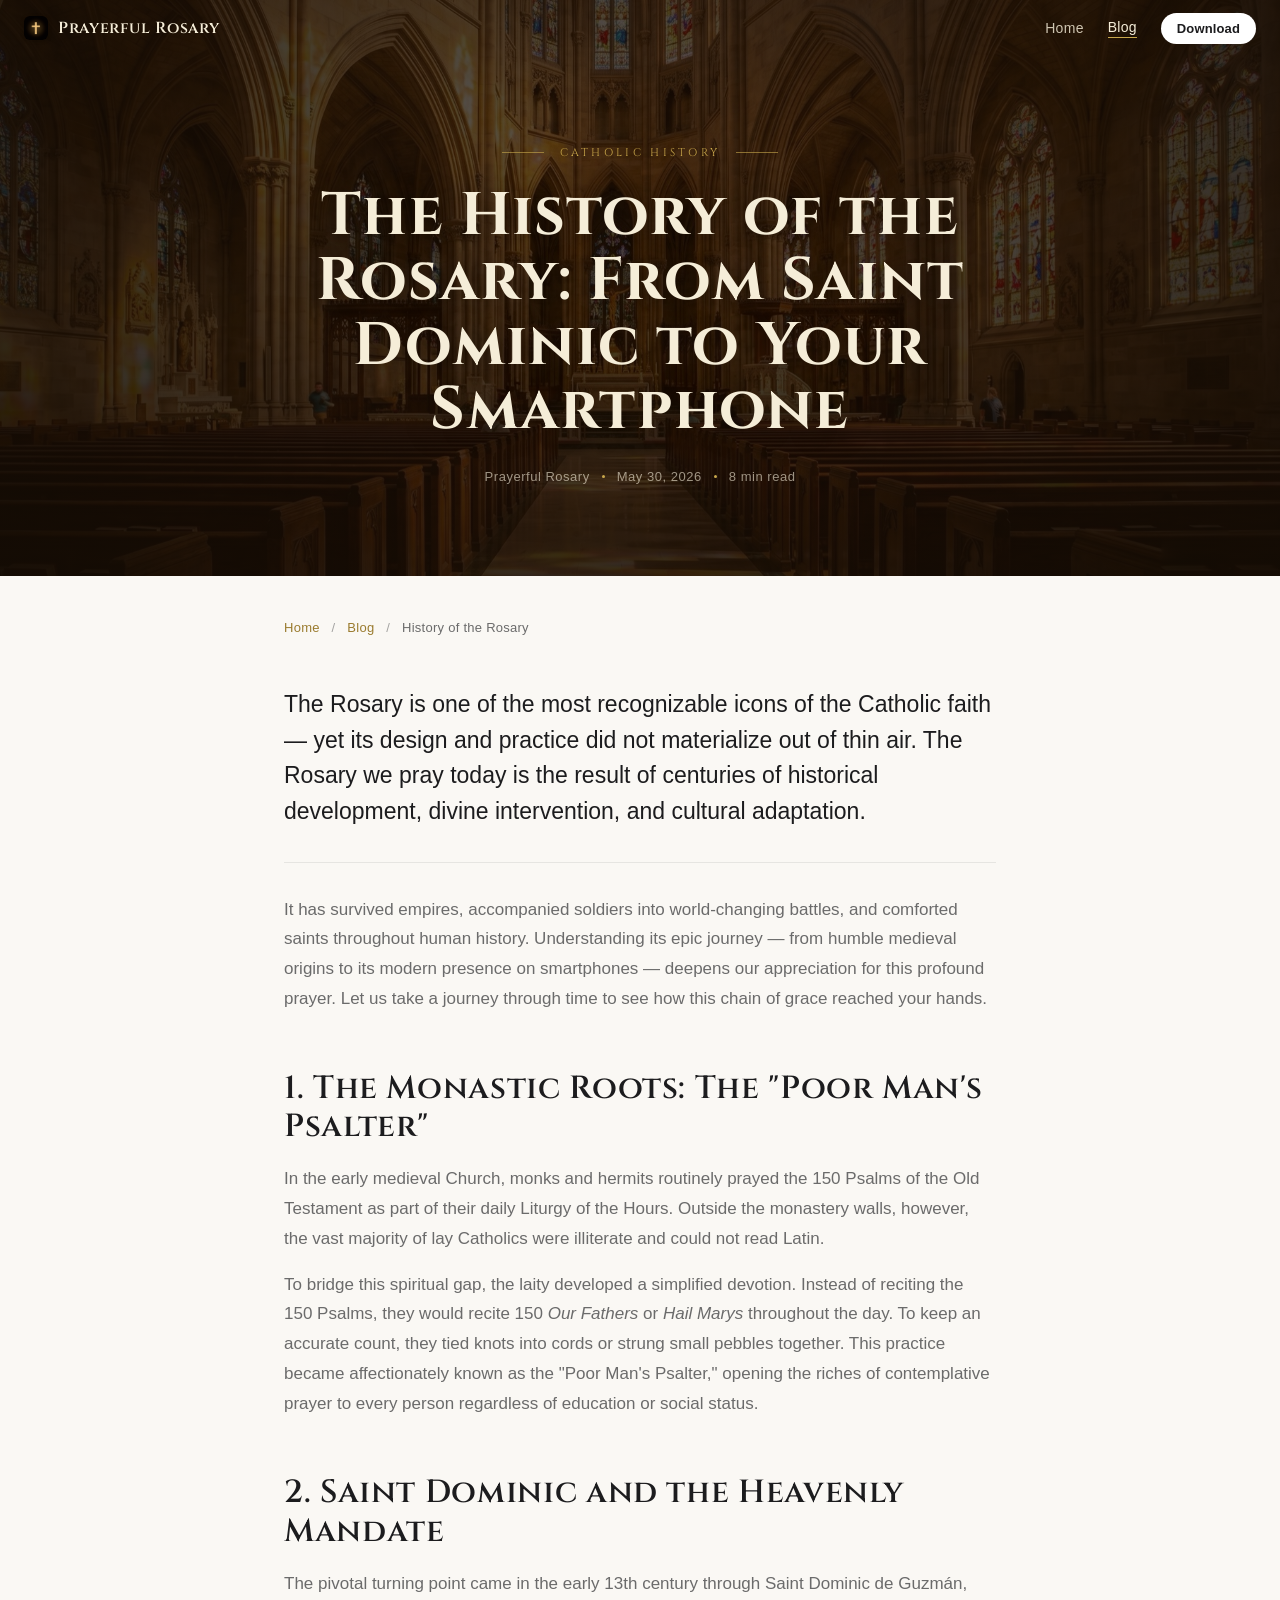
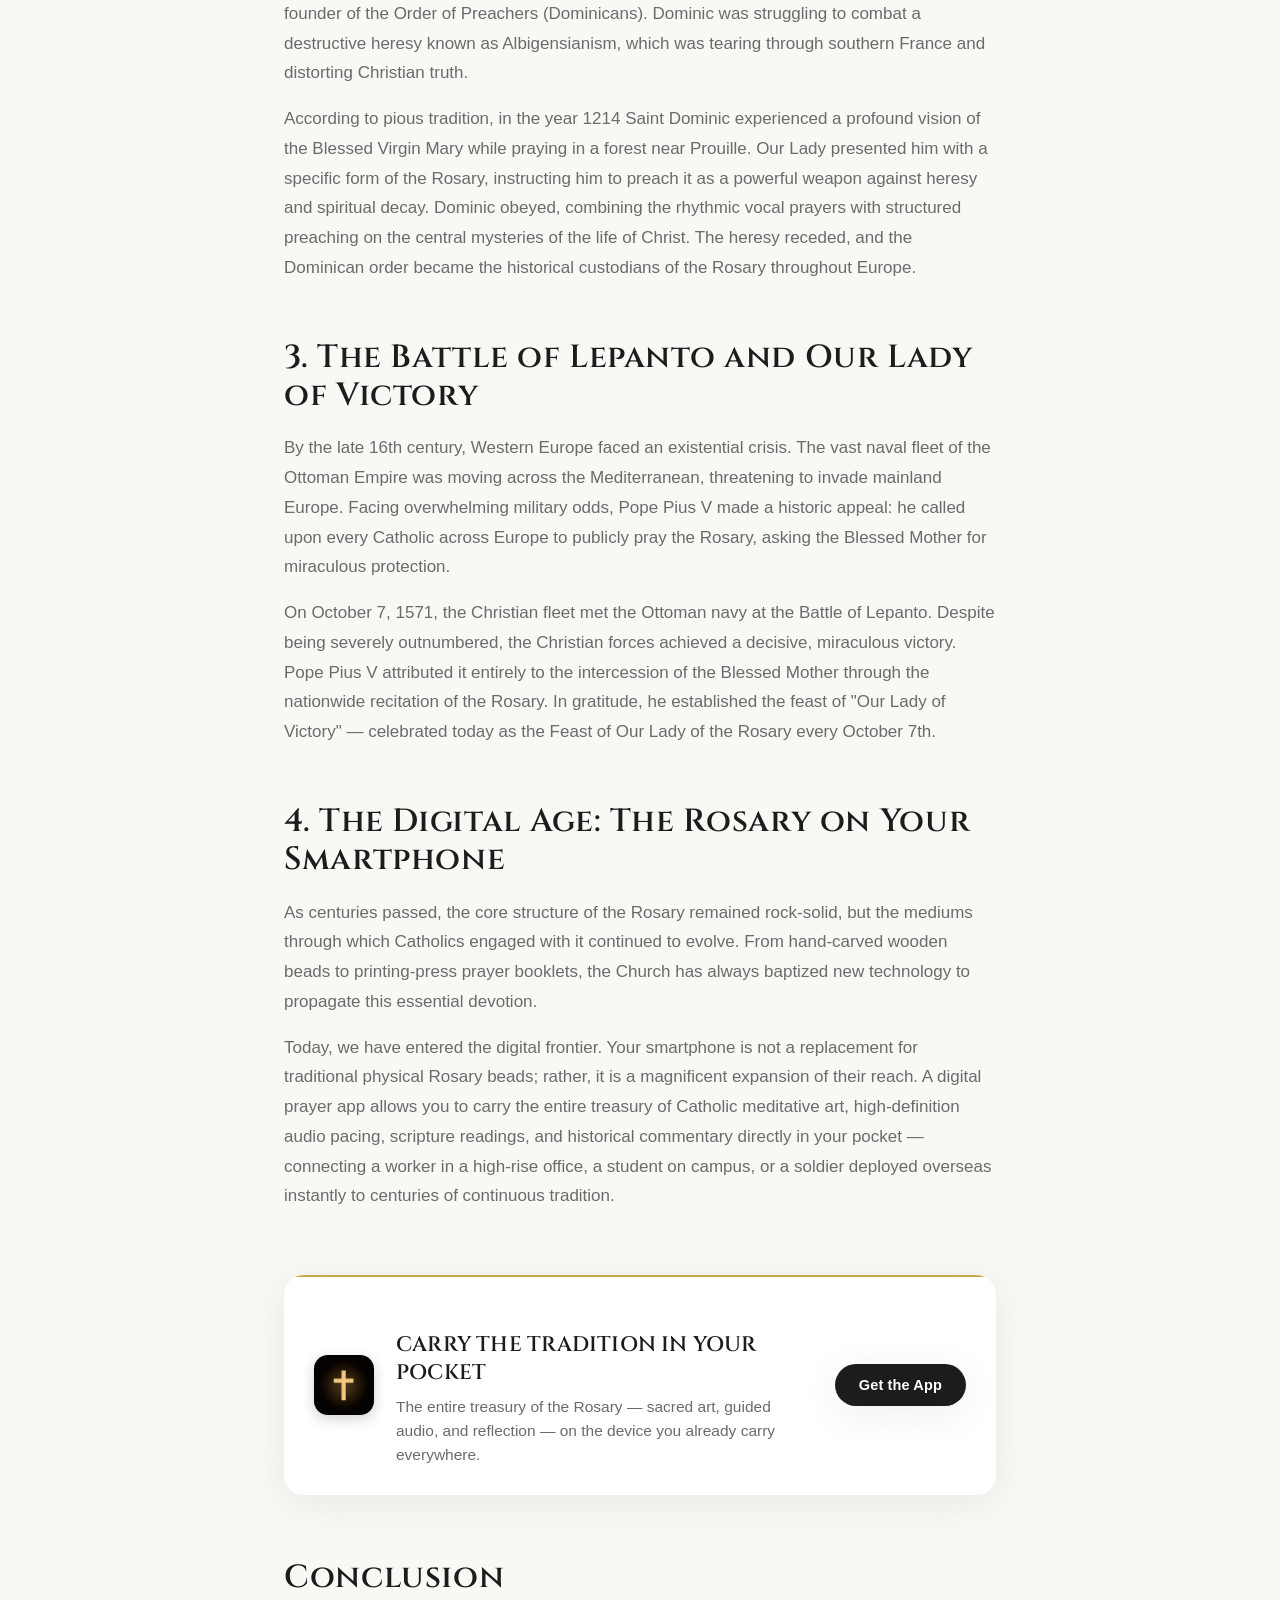
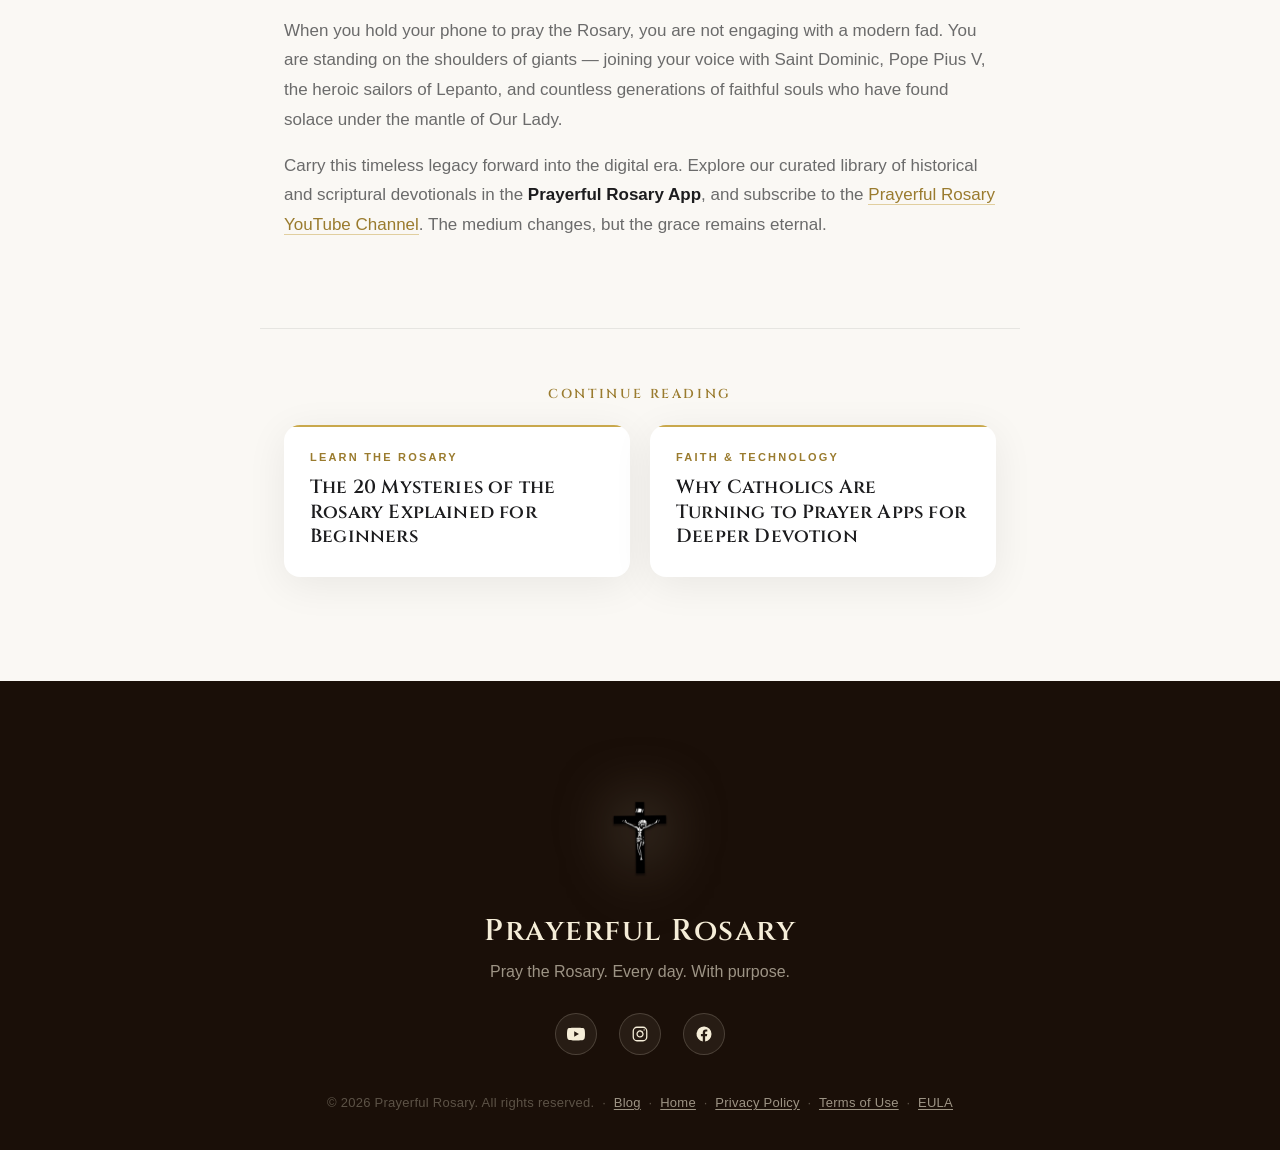
<file: history-of-the-rosary-saint-dominic-to-smartphone.html>
<!DOCTYPE html>
<html lang="en">
<head>
  <meta charset="UTF-8" />
  <meta name="viewport" content="width=device-width, initial-scale=1, viewport-fit=cover" />
  <title>The History of the Rosary: From Saint Dominic to Your Smartphone — Prayerful Rosary</title>
  <meta name="description" content="Trace the epic history of the Rosary — from the medieval 'Poor Man's Psalter' and Saint Dominic's vision to the Battle of Lepanto and today's prayer apps." />
  <meta name="keywords" content="history of the rosary, saint dominic rosary, battle of lepanto, our lady of the rosary, poor man's psalter, origin of the rosary" />
  <meta name="author" content="Prayerful Rosary" />
  <meta name="robots" content="index,follow" />
  <link rel="canonical" href="https://prayerfulrosary.github.io/history-of-the-rosary-saint-dominic-to-smartphone.html" />

  <meta property="og:type" content="article" />
  <meta property="og:site_name" content="Prayerful Rosary" />
  <meta property="og:title" content="The History of the Rosary: From Saint Dominic to Your Smartphone" />
  <meta property="og:description" content="From the 'Poor Man's Psalter' and Saint Dominic's vision to the Battle of Lepanto and today's prayer apps — the epic journey of the Rosary." />
  <meta property="og:url" content="https://prayerfulrosary.github.io/history-of-the-rosary-saint-dominic-to-smartphone.html" />
  <meta property="og:image" content="https://prayerfulrosary.github.io/assets/mystery-glorious.jpg" />
  <meta property="article:published_time" content="2026-05-30" />
  <meta property="article:section" content="Catholic History" />

  <meta name="twitter:card" content="summary_large_image" />
  <meta name="twitter:title" content="The History of the Rosary: From Saint Dominic to Your Smartphone" />
  <meta name="twitter:description" content="From the 'Poor Man's Psalter' and Saint Dominic's vision to the Battle of Lepanto and today's prayer apps." />
  <meta name="twitter:image" content="https://prayerfulrosary.github.io/assets/mystery-glorious.jpg" />
  <meta name="theme-color" content="#1A0F08" />

  <script type="application/ld+json">
  {
    "@context": "https://schema.org",
    "@type": "BlogPosting",
    "headline": "The History of the Rosary: From Saint Dominic to Your Smartphone",
    "description": "Trace the epic history of the Rosary from its medieval origins to today's prayer apps.",
    "image": "https://prayerfulrosary.github.io/assets/mystery-glorious.jpg",
    "datePublished": "2026-05-30",
    "dateModified": "2026-05-30",
    "articleSection": "Catholic History",
    "author": { "@type": "Organization", "name": "Prayerful Rosary" },
    "publisher": {
      "@type": "Organization",
      "name": "Prayerful Rosary",
      "logo": { "@type": "ImageObject", "url": "https://prayerfulrosary.github.io/marketing-assets/app-icon.png" }
    },
    "mainEntityOfPage": { "@type": "WebPage", "@id": "https://prayerfulrosary.github.io/history-of-the-rosary-saint-dominic-to-smartphone.html" }
  }
  </script>

  <link rel="preload" href="./marketing-assets/Cinzel-Variable.ttf" as="font" type="font/ttf" crossorigin />
  <link rel="icon" type="image/png" href="./marketing-assets/app-icon.png" />
  <link rel="stylesheet" href="./blog-article.css" />
</head>

<body>

  <nav class="nav" id="nav">
    <a class="nav-brand" href="index.html" aria-label="Prayerful Rosary home">
      <img src="./marketing-assets/app-icon.png" alt="" />
      <span>Prayerful Rosary</span>
    </a>
    <div class="nav-links">
      <a class="nav-link" href="index.html">Home</a>
      <a class="nav-link active" href="blog.html">Blog</a>
      <a class="nav-cta" href="https://apps.apple.com/us/app/prayerful-rosary/id6782238801" target="_blank" rel="noopener noreferrer" aria-label="Download Prayerful Rosary on the App Store">Download</a>
    </div>
  </nav>

  <header class="page-hero">
    <div class="hero-bg"></div>
    <div class="hero-overlay"></div>
    <div class="page-hero-inner">
      <div class="hero-eyebrow">Catholic History</div>
      <h1 class="page-hero-title">The History of the Rosary: From Saint Dominic to Your Smartphone</h1>
      <div class="post-byline">
        <span>Prayerful Rosary</span><span class="dot"></span><span>May 30, 2026</span><span class="dot"></span><span>8 min read</span>
      </div>
    </div>
  </header>

  <main class="post-body">
    <nav class="breadcrumb wrap" aria-label="Breadcrumb">
      <a href="index.html">Home</a> <span>/</span> <a href="blog.html">Blog</a> <span>/</span> <span class="current">History of the Rosary</span>
    </nav>

    <article class="post wrap">

      <p class="lede">The Rosary is one of the most recognizable icons of the Catholic faith — yet its design and practice did not materialize out of thin air. The Rosary we pray today is the result of centuries of historical development, divine intervention, and cultural adaptation.</p>

      <p>It has survived empires, accompanied soldiers into world-changing battles, and comforted saints throughout human history. Understanding its epic journey — from humble medieval origins to its modern presence on smartphones — deepens our appreciation for this profound prayer. Let us take a journey through time to see how this chain of grace reached your hands.</p>

      <section class="reveal">
        <h2>1. The Monastic Roots: The "Poor Man's Psalter"</h2>
        <p>In the early medieval Church, monks and hermits routinely prayed the 150 Psalms of the Old Testament as part of their daily Liturgy of the Hours. Outside the monastery walls, however, the vast majority of lay Catholics were illiterate and could not read Latin.</p>
        <p>To bridge this spiritual gap, the laity developed a simplified devotion. Instead of reciting the 150 Psalms, they would recite 150 <em>Our Fathers</em> or <em>Hail Marys</em> throughout the day. To keep an accurate count, they tied knots into cords or strung small pebbles together. This practice became affectionately known as the "Poor Man's Psalter," opening the riches of contemplative prayer to every person regardless of education or social status.</p>
      </section>

      <section class="reveal">
        <h2>2. Saint Dominic and the Heavenly Mandate</h2>
        <p>The pivotal turning point came in the early 13th century through Saint Dominic de Guzmán, founder of the Order of Preachers (Dominicans). Dominic was struggling to combat a destructive heresy known as Albigensianism, which was tearing through southern France and distorting Christian truth.</p>
        <p>According to pious tradition, in the year 1214 Saint Dominic experienced a profound vision of the Blessed Virgin Mary while praying in a forest near Prouille. Our Lady presented him with a specific form of the Rosary, instructing him to preach it as a powerful weapon against heresy and spiritual decay. Dominic obeyed, combining the rhythmic vocal prayers with structured preaching on the central mysteries of the life of Christ. The heresy receded, and the Dominican order became the historical custodians of the Rosary throughout Europe.</p>
      </section>

      <section class="reveal">
        <h2>3. The Battle of Lepanto and Our Lady of Victory</h2>
        <p>By the late 16th century, Western Europe faced an existential crisis. The vast naval fleet of the Ottoman Empire was moving across the Mediterranean, threatening to invade mainland Europe. Facing overwhelming military odds, Pope Pius V made a historic appeal: he called upon every Catholic across Europe to publicly pray the Rosary, asking the Blessed Mother for miraculous protection.</p>
        <p>On October 7, 1571, the Christian fleet met the Ottoman navy at the Battle of Lepanto. Despite being severely outnumbered, the Christian forces achieved a decisive, miraculous victory. Pope Pius V attributed it entirely to the intercession of the Blessed Mother through the nationwide recitation of the Rosary. In gratitude, he established the feast of "Our Lady of Victory" — celebrated today as the Feast of Our Lady of the Rosary every October 7th.</p>
      </section>

      <section class="reveal">
        <h2>4. The Digital Age: The Rosary on Your Smartphone</h2>
        <p>As centuries passed, the core structure of the Rosary remained rock-solid, but the mediums through which Catholics engaged with it continued to evolve. From hand-carved wooden beads to printing-press prayer booklets, the Church has always baptized new technology to propagate this essential devotion.</p>
        <p>Today, we have entered the digital frontier. Your smartphone is not a replacement for traditional physical Rosary beads; rather, it is a magnificent expansion of their reach. A digital prayer app allows you to carry the entire treasury of Catholic meditative art, high-definition audio pacing, scripture readings, and historical commentary directly in your pocket — connecting a worker in a high-rise office, a student on campus, or a soldier deployed overseas instantly to centuries of continuous tradition.</p>
      </section>

      <div class="app-cta reveal">
        <div class="app-cta-icon"><img src="./marketing-assets/app-icon.png" alt="Prayerful Rosary app icon" /></div>
        <div class="app-cta-text">
          <h3>Carry the tradition in your pocket</h3>
          <p>The entire treasury of the Rosary — sacred art, guided audio, and reflection — on the device you already carry everywhere.</p>
        </div>
        <a class="app-cta-btn" href="https://apps.apple.com/us/app/prayerful-rosary/id6782238801" target="_blank" rel="noopener noreferrer">Get the App</a>
      </div>

      <section class="reveal">
        <h2>Conclusion</h2>
        <p>When you hold your phone to pray the Rosary, you are not engaging with a modern fad. You are standing on the shoulders of giants — joining your voice with Saint Dominic, Pope Pius V, the heroic sailors of Lepanto, and countless generations of faithful souls who have found solace under the mantle of Our Lady.</p>
        <p>Carry this timeless legacy forward into the digital era. Explore our curated library of historical and scriptural devotionals in the <strong>Prayerful Rosary App</strong>, and subscribe to the <a class="inline" href="https://youtube.com/@PRAYERFULROSARY" target="_blank" rel="noopener">Prayerful Rosary YouTube Channel</a>. The medium changes, but the grace remains eternal.</p>
      </section>

    </article>

    <aside class="related wrap reveal">
      <div class="related-head">Continue reading</div>
      <div class="related-grid">
        <a class="related-card" href="20-mysteries-of-the-rosary-explained-beginners.html">
          <div class="post-cat">Learn the Rosary</div>
          <h3>The 20 Mysteries of the Rosary Explained for Beginners</h3>
        </a>
        <a class="related-card" href="why-catholics-turning-to-prayer-apps.html">
          <div class="post-cat">Faith &amp; Technology</div>
          <h3>Why Catholics Are Turning to Prayer Apps for Deeper Devotion</h3>
        </a>
      </div>
    </aside>
  </main>

  <footer class="site-footer">
    <img class="footer-crucifix" src="./marketing-assets/crucifix.png" alt="" loading="lazy" />
    <div class="footer-wordmark">Prayerful Rosary</div>
    <p class="footer-tag">Pray the Rosary. Every day. With purpose.</p>
    <div class="footer-socials">
      <a class="footer-social-link" href="https://youtube.com/@PRAYERFULROSARY" target="_blank" rel="noopener noreferrer" aria-label="YouTube" title="YouTube">
        <svg viewBox="0 0 24 24" fill="currentColor" aria-hidden="true"><path d="M23.5 6.2a3 3 0 0 0-2.1-2.1C19.5 3.5 12 3.5 12 3.5s-7.5 0-9.4.6A3 3 0 0 0 .5 6.2C0 8.1 0 12 0 12s0 3.9.5 5.8a3 3 0 0 0 2.1 2.1c1.9.6 9.4.6 9.4.6s7.5 0 9.4-.6a3 3 0 0 0 2.1-2.1C24 15.9 24 12 24 12s0-3.9-.5-5.8zM9.6 15.6V8.4l6.3 3.6-6.3 3.6z"/></svg>
      </a>
      <a class="footer-social-link" href="https://www.instagram.com/prayerfulrosary" target="_blank" rel="noopener noreferrer" aria-label="Instagram" title="Instagram">
        <svg viewBox="0 0 24 24" fill="none" stroke="currentColor" stroke-width="1.7" stroke-linecap="round" stroke-linejoin="round" aria-hidden="true"><rect x="3" y="3" width="18" height="18" rx="5" ry="5"/><path d="M16 11.4A4 4 0 1 1 12.6 8a4 4 0 0 1 3.4 3.4z"/><line x1="17.5" y1="6.5" x2="17.51" y2="6.5"/></svg>
      </a>
      <a class="footer-social-link" href="https://www.facebook.com/prayerfulrosary" target="_blank" rel="noopener noreferrer" aria-label="Facebook" title="Facebook">
        <svg viewBox="0 0 24 24" fill="currentColor" aria-hidden="true"><path d="M22 12a10 10 0 1 0-11.6 9.9v-7H7.9V12h2.5V9.8c0-2.5 1.5-3.9 3.8-3.9 1.1 0 2.2.2 2.2.2v2.5h-1.3c-1.2 0-1.6.8-1.6 1.6V12h2.8l-.5 2.9h-2.3v7A10 10 0 0 0 22 12z"/></svg>
      </a>
    </div>
    <div class="footer-copy">© <span id="y"></span> Prayerful Rosary. All rights reserved. &nbsp;·&nbsp; <a href="blog.html">Blog</a> &nbsp;·&nbsp; <a href="index.html">Home</a> &nbsp;·&nbsp; <a href="privacy.html">Privacy Policy</a> &nbsp;·&nbsp; <a href="terms.html">Terms of Use</a> &nbsp;·&nbsp; <a href="eula.html">EULA</a></div>
  </footer>

  <script src="./blog-article.js"></script>
</body>
</html>
</file>
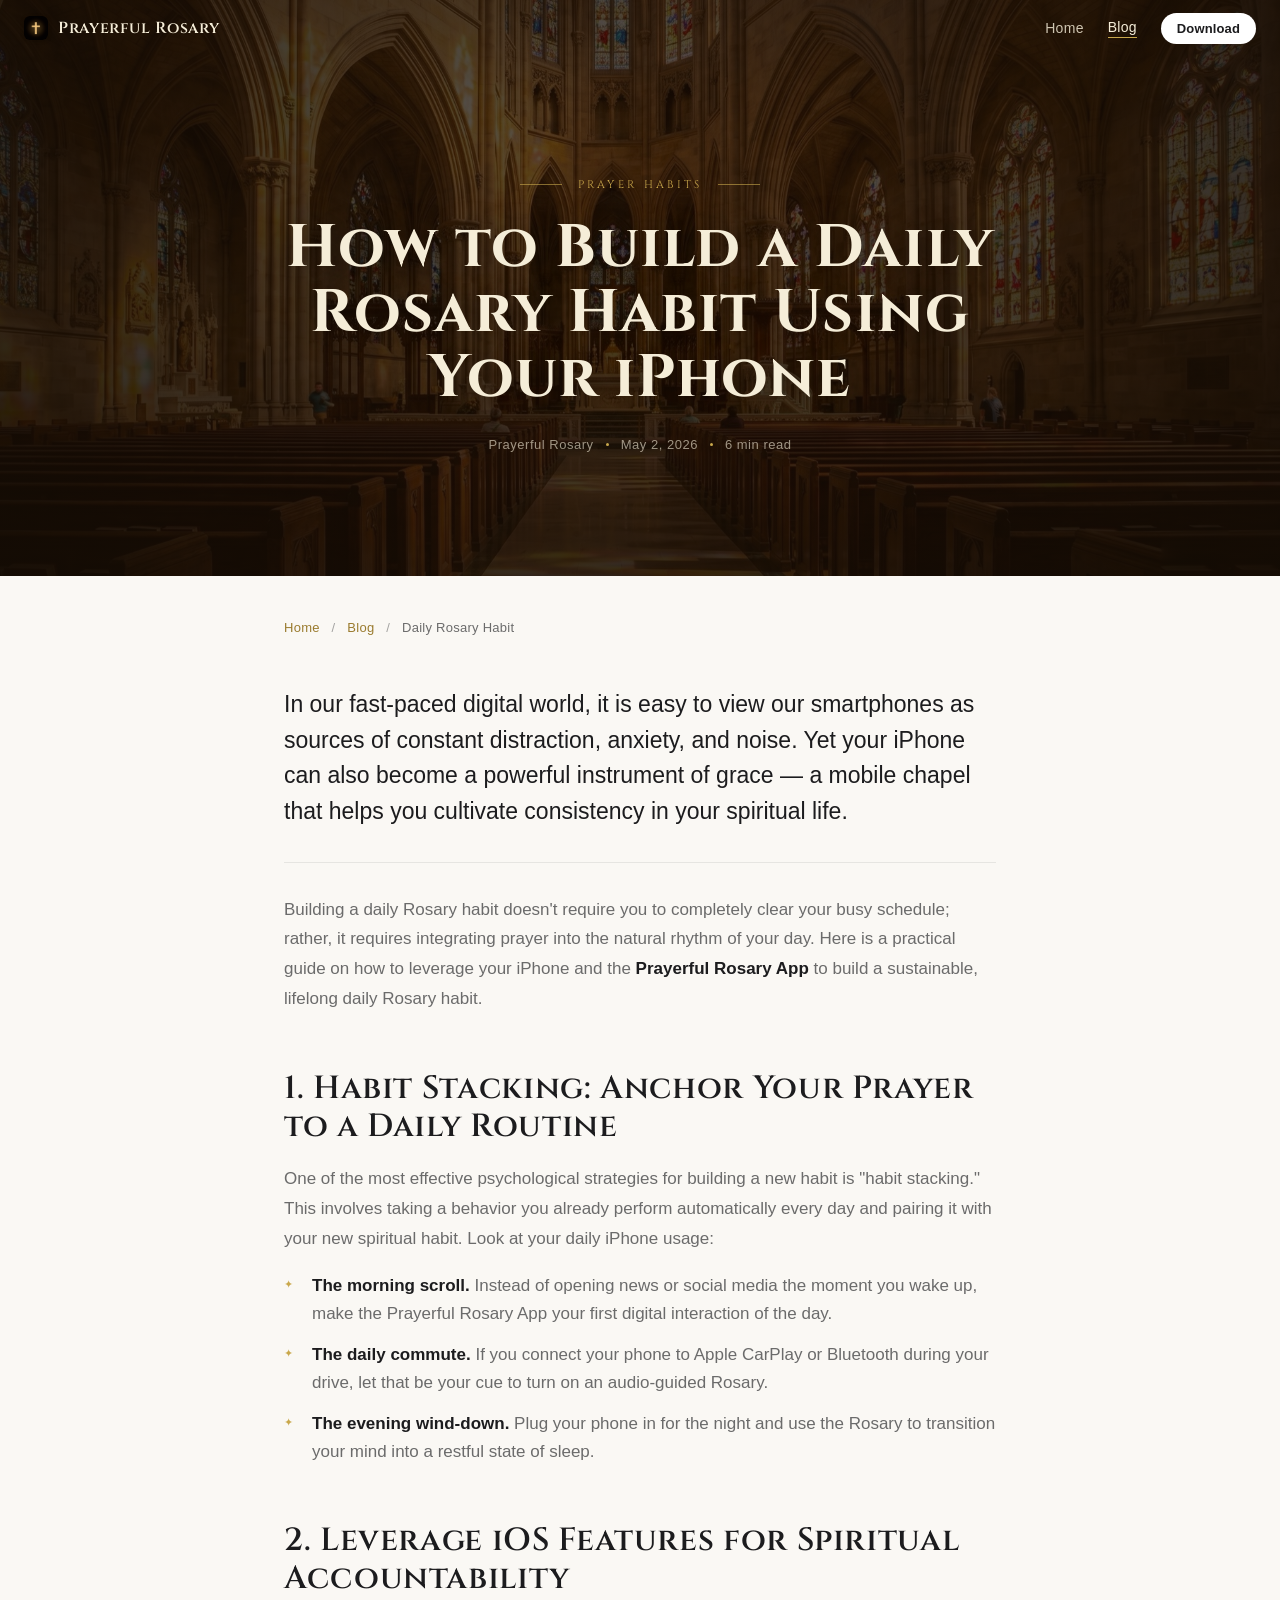
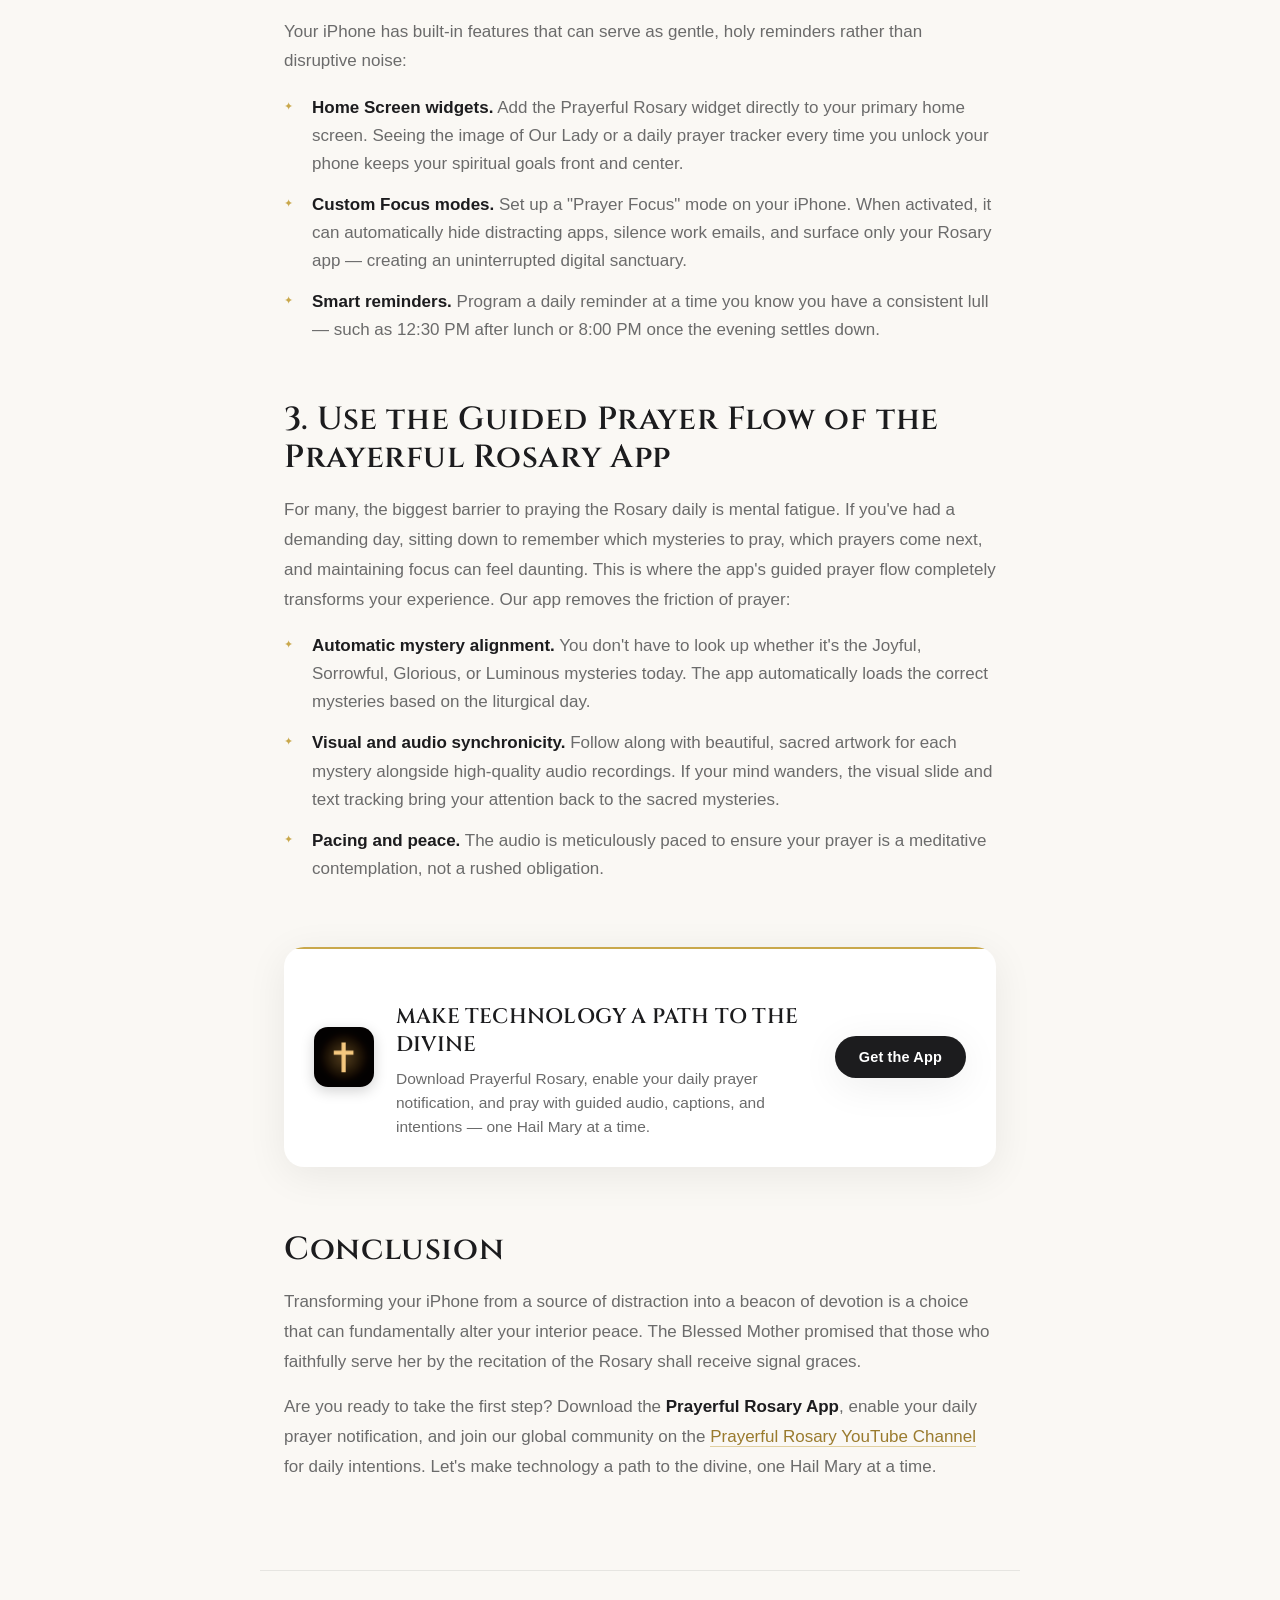
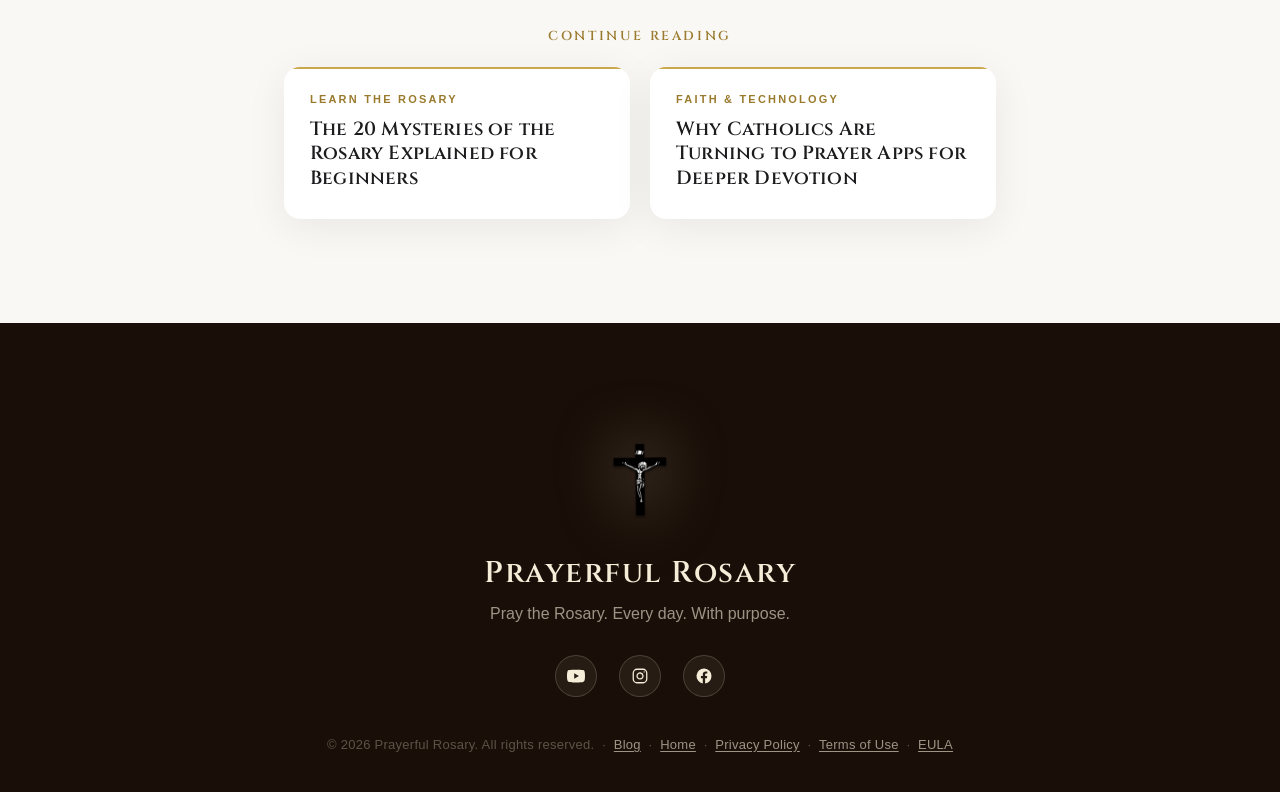
<file: how-to-build-daily-rosary-habit-iphone.html>
<!DOCTYPE html>
<html lang="en">
<head>
  <meta charset="UTF-8" />
  <meta name="viewport" content="width=device-width, initial-scale=1, viewport-fit=cover" />
  <title>How to Build a Daily Rosary Habit Using Your iPhone — Prayerful Rosary</title>
  <meta name="description" content="Turn your iPhone from a source of distraction into an instrument of grace. A practical guide to building a sustainable daily Rosary habit with habit stacking, iOS features, and the Prayerful Rosary app." />
  <meta name="keywords" content="daily rosary habit, how to pray the rosary daily, rosary app iphone, catholic prayer app, habit stacking prayer, rosary reminder" />
  <meta name="author" content="Prayerful Rosary" />
  <meta name="robots" content="index,follow" />
  <link rel="canonical" href="https://prayerfulrosary.github.io/how-to-build-daily-rosary-habit-iphone.html" />

  <meta property="og:type" content="article" />
  <meta property="og:site_name" content="Prayerful Rosary" />
  <meta property="og:title" content="How to Build a Daily Rosary Habit Using Your iPhone" />
  <meta property="og:description" content="A practical guide to transforming your iPhone into a mobile chapel and building a lifelong daily Rosary habit." />
  <meta property="og:url" content="https://prayerfulrosary.github.io/how-to-build-daily-rosary-habit-iphone.html" />
  <meta property="og:image" content="https://prayerfulrosary.github.io/marketing-assets/cathedral.jpg" />
  <meta property="article:published_time" content="2026-05-02" />
  <meta property="article:section" content="Prayer Habits" />

  <meta name="twitter:card" content="summary_large_image" />
  <meta name="twitter:title" content="How to Build a Daily Rosary Habit Using Your iPhone" />
  <meta name="twitter:description" content="A practical guide to transforming your iPhone into a mobile chapel and building a lifelong daily Rosary habit." />
  <meta name="twitter:image" content="https://prayerfulrosary.github.io/marketing-assets/cathedral.jpg" />
  <meta name="theme-color" content="#1A0F08" />

  <script type="application/ld+json">
  {
    "@context": "https://schema.org",
    "@type": "BlogPosting",
    "headline": "How to Build a Daily Rosary Habit Using Your iPhone",
    "description": "Turn your iPhone from a source of distraction into an instrument of grace. A practical guide to building a sustainable daily Rosary habit.",
    "image": "https://prayerfulrosary.github.io/marketing-assets/cathedral.jpg",
    "datePublished": "2026-05-02",
    "dateModified": "2026-05-02",
    "articleSection": "Prayer Habits",
    "author": { "@type": "Organization", "name": "Prayerful Rosary" },
    "publisher": {
      "@type": "Organization",
      "name": "Prayerful Rosary",
      "logo": { "@type": "ImageObject", "url": "https://prayerfulrosary.github.io/marketing-assets/app-icon.png" }
    },
    "mainEntityOfPage": { "@type": "WebPage", "@id": "https://prayerfulrosary.github.io/how-to-build-daily-rosary-habit-iphone.html" }
  }
  </script>

  <link rel="preload" href="./marketing-assets/Cinzel-Variable.ttf" as="font" type="font/ttf" crossorigin />
  <link rel="icon" type="image/png" href="./marketing-assets/app-icon.png" />
  <link rel="stylesheet" href="./blog-article.css" />
</head>

<body>

  <!-- ===== NAV ===== -->
  <nav class="nav" id="nav">
    <a class="nav-brand" href="index.html" aria-label="Prayerful Rosary home">
      <img src="./marketing-assets/app-icon.png" alt="" />
      <span>Prayerful Rosary</span>
    </a>
    <div class="nav-links">
      <a class="nav-link" href="index.html">Home</a>
      <a class="nav-link active" href="blog.html">Blog</a>
      <a class="nav-cta" href="https://apps.apple.com/us/app/prayerful-rosary/id6782238801" target="_blank" rel="noopener noreferrer" aria-label="Download Prayerful Rosary on the App Store">Download</a>
    </div>
  </nav>

  <!-- ===== PAGE HERO ===== -->
  <header class="page-hero">
    <div class="hero-bg"></div>
    <div class="hero-overlay"></div>
    <div class="page-hero-inner">
      <div class="hero-eyebrow">Prayer Habits</div>
      <h1 class="page-hero-title">How to Build a Daily Rosary Habit Using Your iPhone</h1>
      <div class="post-byline">
        <span>Prayerful Rosary</span><span class="dot"></span><span>May 2, 2026</span><span class="dot"></span><span>6 min read</span>
      </div>
    </div>
  </header>

  <!-- ===== ARTICLE ===== -->
  <main class="post-body">
    <nav class="breadcrumb wrap" aria-label="Breadcrumb">
      <a href="index.html">Home</a> <span>/</span> <a href="blog.html">Blog</a> <span>/</span> <span class="current">Daily Rosary Habit</span>
    </nav>

    <article class="post wrap">

      <p class="lede">In our fast-paced digital world, it is easy to view our smartphones as sources of constant distraction, anxiety, and noise. Yet your iPhone can also become a powerful instrument of grace — a mobile chapel that helps you cultivate consistency in your spiritual life.</p>

      <p>Building a daily Rosary habit doesn't require you to completely clear your busy schedule; rather, it requires integrating prayer into the natural rhythm of your day. Here is a practical guide on how to leverage your iPhone and the <strong>Prayerful Rosary App</strong> to build a sustainable, lifelong daily Rosary habit.</p>

      <section class="reveal">
        <h2>1. Habit Stacking: Anchor Your Prayer to a Daily Routine</h2>
        <p>One of the most effective psychological strategies for building a new habit is "habit stacking." This involves taking a behavior you already perform automatically every day and pairing it with your new spiritual habit. Look at your daily iPhone usage:</p>
        <ul>
          <li><strong>The morning scroll.</strong> Instead of opening news or social media the moment you wake up, make the Prayerful Rosary App your first digital interaction of the day.</li>
          <li><strong>The daily commute.</strong> If you connect your phone to Apple CarPlay or Bluetooth during your drive, let that be your cue to turn on an audio-guided Rosary.</li>
          <li><strong>The evening wind-down.</strong> Plug your phone in for the night and use the Rosary to transition your mind into a restful state of sleep.</li>
        </ul>
      </section>

      <section class="reveal">
        <h2>2. Leverage iOS Features for Spiritual Accountability</h2>
        <p>Your iPhone has built-in features that can serve as gentle, holy reminders rather than disruptive noise:</p>
        <ul>
          <li><strong>Home Screen widgets.</strong> Add the Prayerful Rosary widget directly to your primary home screen. Seeing the image of Our Lady or a daily prayer tracker every time you unlock your phone keeps your spiritual goals front and center.</li>
          <li><strong>Custom Focus modes.</strong> Set up a "Prayer Focus" mode on your iPhone. When activated, it can automatically hide distracting apps, silence work emails, and surface only your Rosary app — creating an uninterrupted digital sanctuary.</li>
          <li><strong>Smart reminders.</strong> Program a daily reminder at a time you know you have a consistent lull — such as 12:30 PM after lunch or 8:00 PM once the evening settles down.</li>
        </ul>
      </section>

      <section class="reveal">
        <h2>3. Use the Guided Prayer Flow of the Prayerful Rosary App</h2>
        <p>For many, the biggest barrier to praying the Rosary daily is mental fatigue. If you've had a demanding day, sitting down to remember which mysteries to pray, which prayers come next, and maintaining focus can feel daunting. This is where the app's guided prayer flow completely transforms your experience. Our app removes the friction of prayer:</p>
        <ul>
          <li><strong>Automatic mystery alignment.</strong> You don't have to look up whether it's the Joyful, Sorrowful, Glorious, or Luminous mysteries today. The app automatically loads the correct mysteries based on the liturgical day.</li>
          <li><strong>Visual and audio synchronicity.</strong> Follow along with beautiful, sacred artwork for each mystery alongside high-quality audio recordings. If your mind wanders, the visual slide and text tracking bring your attention back to the sacred mysteries.</li>
          <li><strong>Pacing and peace.</strong> The audio is meticulously paced to ensure your prayer is a meditative contemplation, not a rushed obligation.</li>
        </ul>
      </section>

      <div class="app-cta reveal">
        <div class="app-cta-icon"><img src="./marketing-assets/app-icon.png" alt="Prayerful Rosary app icon" /></div>
        <div class="app-cta-text">
          <h3>Make technology a path to the divine</h3>
          <p>Download Prayerful Rosary, enable your daily prayer notification, and pray with guided audio, captions, and intentions — one Hail Mary at a time.</p>
        </div>
        <a class="app-cta-btn" href="https://apps.apple.com/us/app/prayerful-rosary/id6782238801" target="_blank" rel="noopener noreferrer">Get the App</a>
      </div>

      <section class="reveal">
        <h2>Conclusion</h2>
        <p>Transforming your iPhone from a source of distraction into a beacon of devotion is a choice that can fundamentally alter your interior peace. The Blessed Mother promised that those who faithfully serve her by the recitation of the Rosary shall receive signal graces.</p>
        <p>Are you ready to take the first step? Download the <strong>Prayerful Rosary App</strong>, enable your daily prayer notification, and join our global community on the <a class="inline" href="https://youtube.com/@PRAYERFULROSARY" target="_blank" rel="noopener">Prayerful Rosary YouTube Channel</a> for daily intentions. Let's make technology a path to the divine, one Hail Mary at a time.</p>
      </section>

    </article>

    <!-- related -->
    <aside class="related wrap reveal">
      <div class="related-head">Continue reading</div>
      <div class="related-grid">
        <a class="related-card" href="20-mysteries-of-the-rosary-explained-beginners.html">
          <div class="post-cat">Learn the Rosary</div>
          <h3>The 20 Mysteries of the Rosary Explained for Beginners</h3>
        </a>
        <a class="related-card" href="why-catholics-turning-to-prayer-apps.html">
          <div class="post-cat">Faith &amp; Technology</div>
          <h3>Why Catholics Are Turning to Prayer Apps for Deeper Devotion</h3>
        </a>
      </div>
    </aside>
  </main>

  <!-- ===== FOOTER ===== -->
  <footer class="site-footer">
    <img class="footer-crucifix" src="./marketing-assets/crucifix.png" alt="" loading="lazy" />
    <div class="footer-wordmark">Prayerful Rosary</div>
    <p class="footer-tag">Pray the Rosary. Every day. With purpose.</p>
    <div class="footer-socials">
      <a class="footer-social-link" href="https://youtube.com/@PRAYERFULROSARY" target="_blank" rel="noopener noreferrer" aria-label="YouTube" title="YouTube">
        <svg viewBox="0 0 24 24" fill="currentColor" aria-hidden="true"><path d="M23.5 6.2a3 3 0 0 0-2.1-2.1C19.5 3.5 12 3.5 12 3.5s-7.5 0-9.4.6A3 3 0 0 0 .5 6.2C0 8.1 0 12 0 12s0 3.9.5 5.8a3 3 0 0 0 2.1 2.1c1.9.6 9.4.6 9.4.6s7.5 0 9.4-.6a3 3 0 0 0 2.1-2.1C24 15.9 24 12 24 12s0-3.9-.5-5.8zM9.6 15.6V8.4l6.3 3.6-6.3 3.6z"/></svg>
      </a>
      <a class="footer-social-link" href="https://www.instagram.com/prayerfulrosary" target="_blank" rel="noopener noreferrer" aria-label="Instagram" title="Instagram">
        <svg viewBox="0 0 24 24" fill="none" stroke="currentColor" stroke-width="1.7" stroke-linecap="round" stroke-linejoin="round" aria-hidden="true"><rect x="3" y="3" width="18" height="18" rx="5" ry="5"/><path d="M16 11.4A4 4 0 1 1 12.6 8a4 4 0 0 1 3.4 3.4z"/><line x1="17.5" y1="6.5" x2="17.51" y2="6.5"/></svg>
      </a>
      <a class="footer-social-link" href="https://www.facebook.com/prayerfulrosary" target="_blank" rel="noopener noreferrer" aria-label="Facebook" title="Facebook">
        <svg viewBox="0 0 24 24" fill="currentColor" aria-hidden="true"><path d="M22 12a10 10 0 1 0-11.6 9.9v-7H7.9V12h2.5V9.8c0-2.5 1.5-3.9 3.8-3.9 1.1 0 2.2.2 2.2.2v2.5h-1.3c-1.2 0-1.6.8-1.6 1.6V12h2.8l-.5 2.9h-2.3v7A10 10 0 0 0 22 12z"/></svg>
      </a>
    </div>
    <div class="footer-copy">© <span id="y"></span> Prayerful Rosary. All rights reserved. &nbsp;·&nbsp; <a href="blog.html">Blog</a> &nbsp;·&nbsp; <a href="index.html">Home</a> &nbsp;·&nbsp; <a href="privacy.html">Privacy Policy</a> &nbsp;·&nbsp; <a href="terms.html">Terms of Use</a> &nbsp;·&nbsp; <a href="eula.html">EULA</a></div>
  </footer>

  <script src="./blog-article.js"></script>
</body>
</html>
</file>
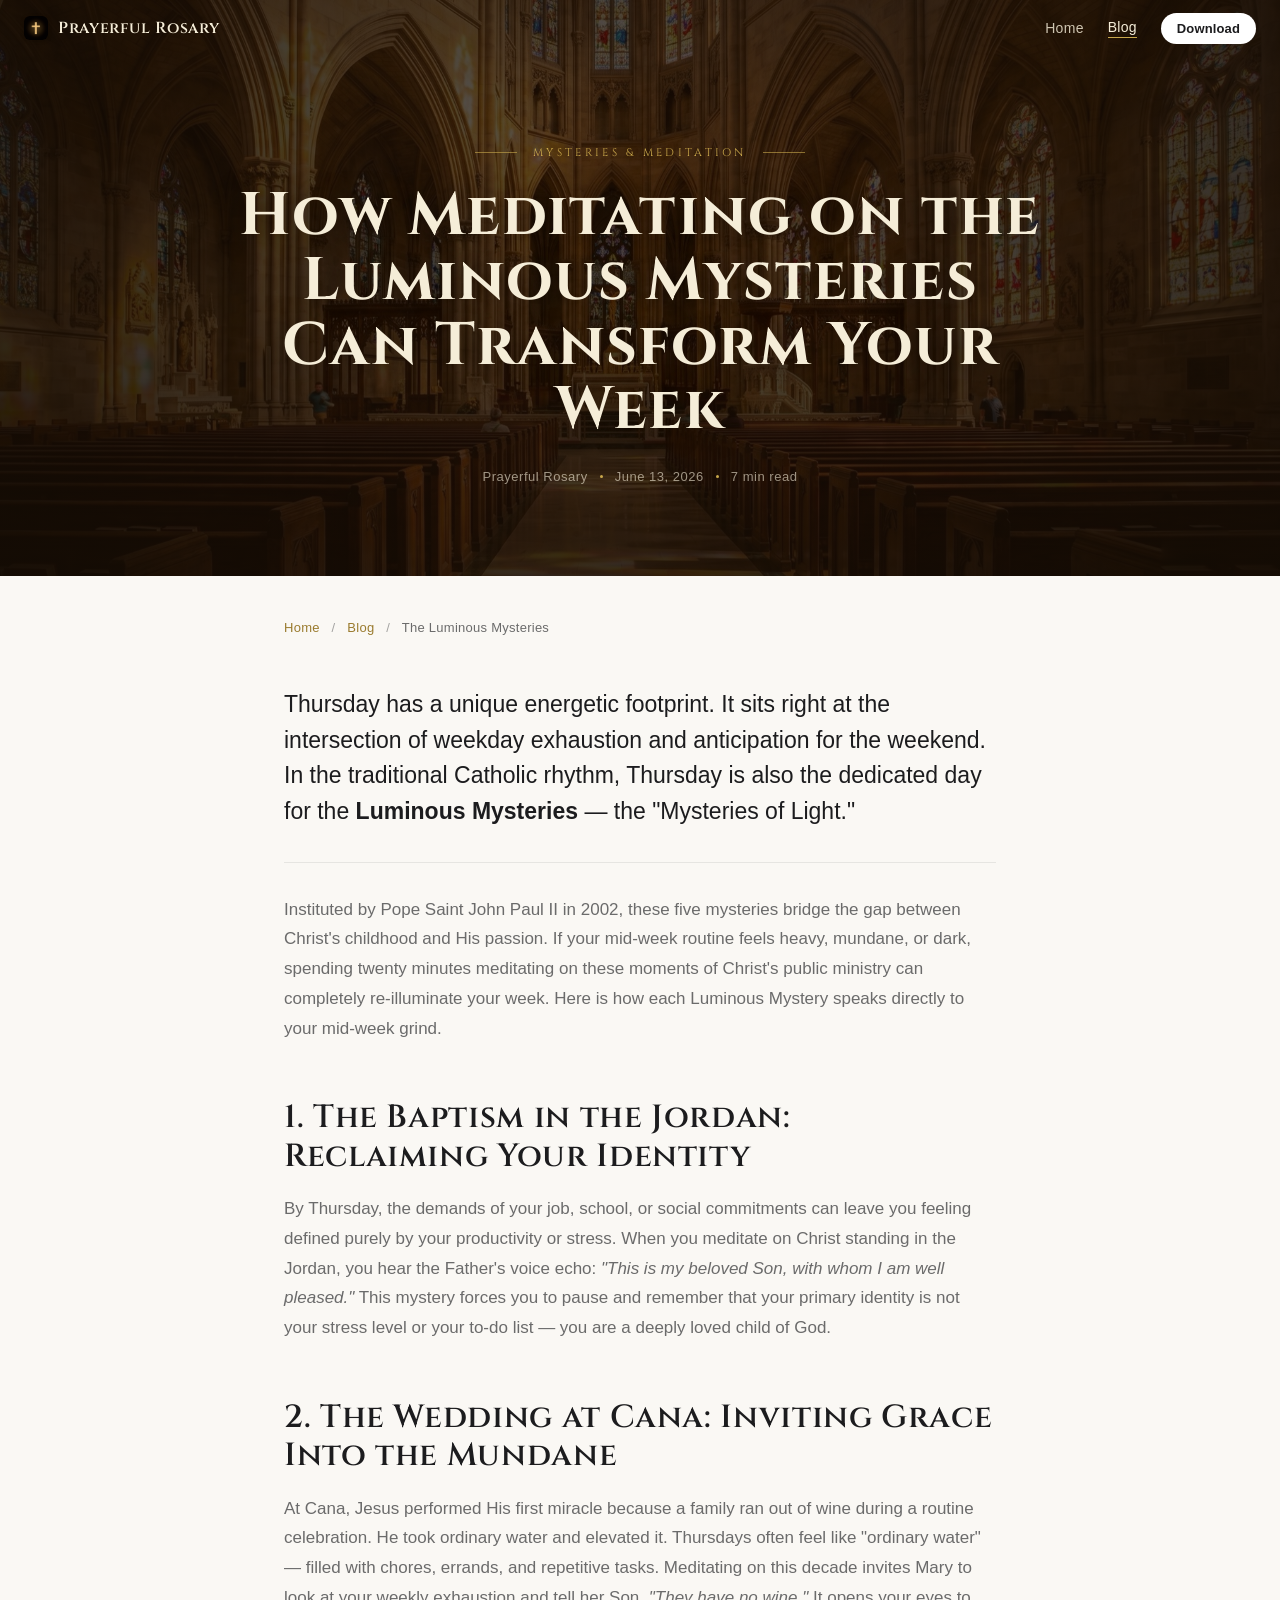
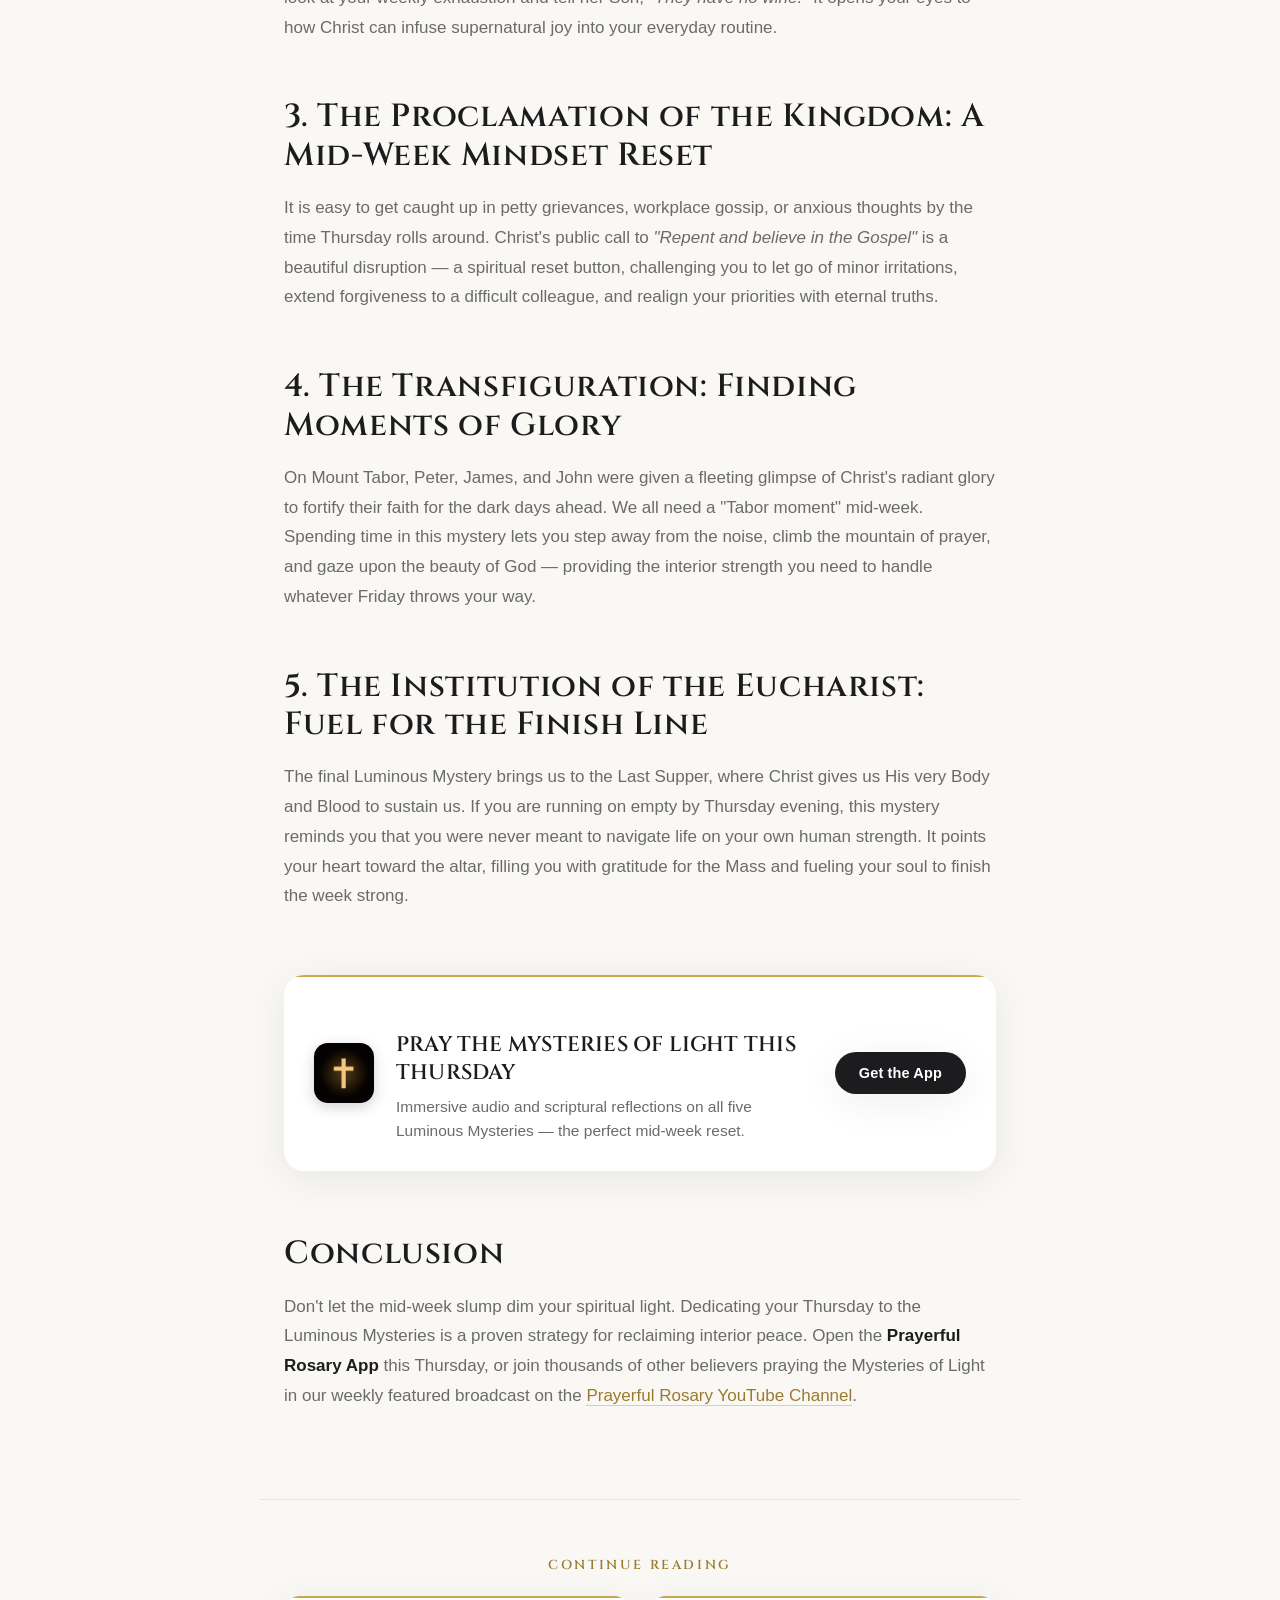
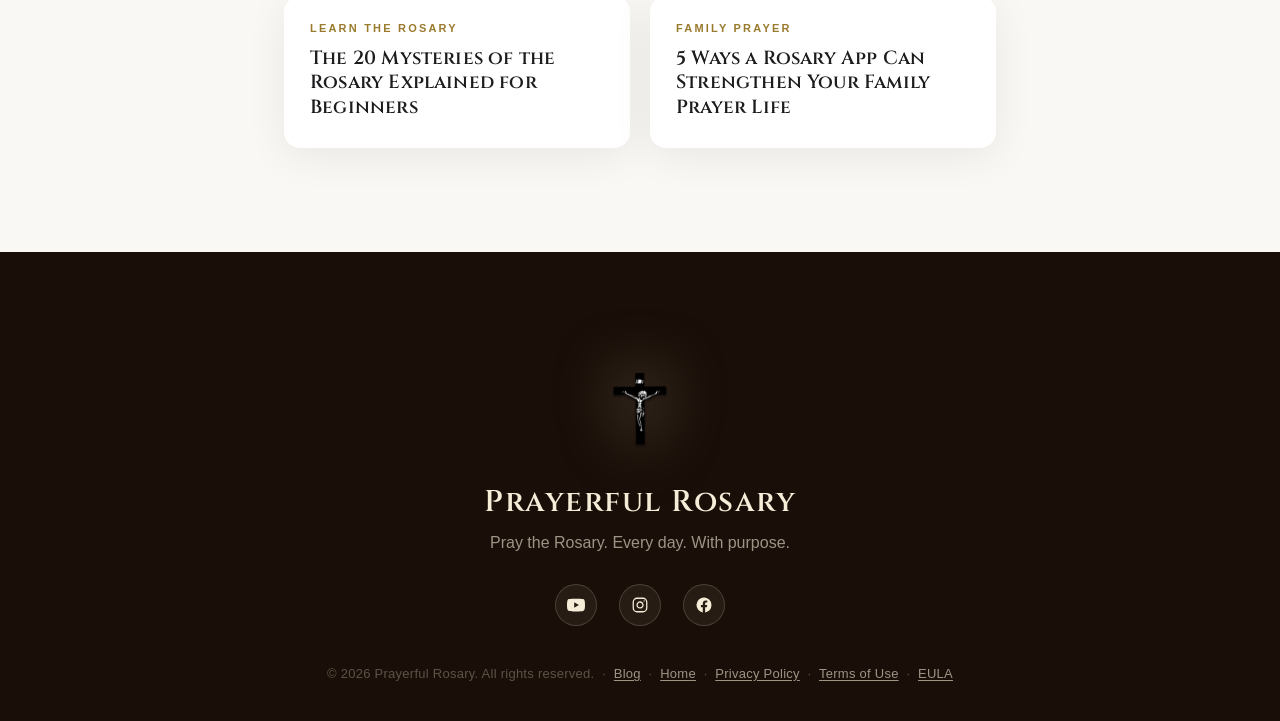
<file: luminous-mysteries-transform-your-week.html>
<!DOCTYPE html>
<html lang="en">
<head>
  <meta charset="UTF-8" />
  <meta name="viewport" content="width=device-width, initial-scale=1, viewport-fit=cover" />
  <title>How Meditating on the Luminous Mysteries Can Transform Your Week — Prayerful Rosary</title>
  <meta name="description" content="The five Luminous Mysteries — the Mysteries of Light prayed on Thursdays — speak directly to the mid-week grind. Here's how each one can re-illuminate your week." />
  <meta name="keywords" content="luminous mysteries, mysteries of light, thursday rosary, how to meditate on the rosary, transfiguration, wedding at cana" />
  <meta name="author" content="Prayerful Rosary" />
  <meta name="robots" content="index,follow" />
  <link rel="canonical" href="https://prayerfulrosary.github.io/luminous-mysteries-transform-your-week.html" />

  <meta property="og:type" content="article" />
  <meta property="og:site_name" content="Prayerful Rosary" />
  <meta property="og:title" content="How Meditating on the Luminous Mysteries Can Transform Your Week" />
  <meta property="og:description" content="The Mysteries of Light, prayed on Thursdays, speak directly to the mid-week grind — reclaiming identity, joy, and strength." />
  <meta property="og:url" content="https://prayerfulrosary.github.io/luminous-mysteries-transform-your-week.html" />
  <meta property="og:image" content="https://prayerfulrosary.github.io/assets/mystery-luminous.jpg" />
  <meta property="article:published_time" content="2026-06-13" />
  <meta property="article:section" content="Mysteries & Meditation" />

  <meta name="twitter:card" content="summary_large_image" />
  <meta name="twitter:title" content="How Meditating on the Luminous Mysteries Can Transform Your Week" />
  <meta name="twitter:description" content="The Mysteries of Light, prayed on Thursdays, speak directly to the mid-week grind." />
  <meta name="twitter:image" content="https://prayerfulrosary.github.io/assets/mystery-luminous.jpg" />
  <meta name="theme-color" content="#1A0F08" />

  <script type="application/ld+json">
  {
    "@context": "https://schema.org",
    "@type": "BlogPosting",
    "headline": "How Meditating on the Luminous Mysteries Can Transform Your Week",
    "description": "How each of the five Luminous Mysteries speaks to the mid-week grind.",
    "image": "https://prayerfulrosary.github.io/assets/mystery-luminous.jpg",
    "datePublished": "2026-06-13",
    "dateModified": "2026-06-13",
    "articleSection": "Mysteries & Meditation",
    "author": { "@type": "Organization", "name": "Prayerful Rosary" },
    "publisher": {
      "@type": "Organization",
      "name": "Prayerful Rosary",
      "logo": { "@type": "ImageObject", "url": "https://prayerfulrosary.github.io/marketing-assets/app-icon.png" }
    },
    "mainEntityOfPage": { "@type": "WebPage", "@id": "https://prayerfulrosary.github.io/luminous-mysteries-transform-your-week.html" }
  }
  </script>

  <link rel="preload" href="./marketing-assets/Cinzel-Variable.ttf" as="font" type="font/ttf" crossorigin />
  <link rel="icon" type="image/png" href="./marketing-assets/app-icon.png" />
  <link rel="stylesheet" href="./blog-article.css" />
</head>

<body>

  <nav class="nav" id="nav">
    <a class="nav-brand" href="index.html" aria-label="Prayerful Rosary home">
      <img src="./marketing-assets/app-icon.png" alt="" />
      <span>Prayerful Rosary</span>
    </a>
    <div class="nav-links">
      <a class="nav-link" href="index.html">Home</a>
      <a class="nav-link active" href="blog.html">Blog</a>
      <a class="nav-cta" href="https://apps.apple.com/us/app/prayerful-rosary/id6782238801" target="_blank" rel="noopener noreferrer" aria-label="Download Prayerful Rosary on the App Store">Download</a>
    </div>
  </nav>

  <header class="page-hero">
    <div class="hero-bg"></div>
    <div class="hero-overlay"></div>
    <div class="page-hero-inner">
      <div class="hero-eyebrow">Mysteries &amp; Meditation</div>
      <h1 class="page-hero-title">How Meditating on the Luminous Mysteries Can Transform Your Week</h1>
      <div class="post-byline">
        <span>Prayerful Rosary</span><span class="dot"></span><span>June 13, 2026</span><span class="dot"></span><span>7 min read</span>
      </div>
    </div>
  </header>

  <main class="post-body">
    <nav class="breadcrumb wrap" aria-label="Breadcrumb">
      <a href="index.html">Home</a> <span>/</span> <a href="blog.html">Blog</a> <span>/</span> <span class="current">The Luminous Mysteries</span>
    </nav>

    <article class="post wrap">

      <p class="lede">Thursday has a unique energetic footprint. It sits right at the intersection of weekday exhaustion and anticipation for the weekend. In the traditional Catholic rhythm, Thursday is also the dedicated day for the <strong>Luminous Mysteries</strong> — the "Mysteries of Light."</p>

      <p>Instituted by Pope Saint John Paul II in 2002, these five mysteries bridge the gap between Christ's childhood and His passion. If your mid-week routine feels heavy, mundane, or dark, spending twenty minutes meditating on these moments of Christ's public ministry can completely re-illuminate your week. Here is how each Luminous Mystery speaks directly to your mid-week grind.</p>

      <section class="reveal">
        <h2>1. The Baptism in the Jordan: Reclaiming Your Identity</h2>
        <p>By Thursday, the demands of your job, school, or social commitments can leave you feeling defined purely by your productivity or stress. When you meditate on Christ standing in the Jordan, you hear the Father's voice echo: <em>"This is my beloved Son, with whom I am well pleased."</em> This mystery forces you to pause and remember that your primary identity is not your stress level or your to-do list — you are a deeply loved child of God.</p>
      </section>

      <section class="reveal">
        <h2>2. The Wedding at Cana: Inviting Grace Into the Mundane</h2>
        <p>At Cana, Jesus performed His first miracle because a family ran out of wine during a routine celebration. He took ordinary water and elevated it. Thursdays often feel like "ordinary water" — filled with chores, errands, and repetitive tasks. Meditating on this decade invites Mary to look at your weekly exhaustion and tell her Son, <em>"They have no wine."</em> It opens your eyes to how Christ can infuse supernatural joy into your everyday routine.</p>
      </section>

      <section class="reveal">
        <h2>3. The Proclamation of the Kingdom: A Mid-Week Mindset Reset</h2>
        <p>It is easy to get caught up in petty grievances, workplace gossip, or anxious thoughts by the time Thursday rolls around. Christ's public call to <em>"Repent and believe in the Gospel"</em> is a beautiful disruption — a spiritual reset button, challenging you to let go of minor irritations, extend forgiveness to a difficult colleague, and realign your priorities with eternal truths.</p>
      </section>

      <section class="reveal">
        <h2>4. The Transfiguration: Finding Moments of Glory</h2>
        <p>On Mount Tabor, Peter, James, and John were given a fleeting glimpse of Christ's radiant glory to fortify their faith for the dark days ahead. We all need a "Tabor moment" mid-week. Spending time in this mystery lets you step away from the noise, climb the mountain of prayer, and gaze upon the beauty of God — providing the interior strength you need to handle whatever Friday throws your way.</p>
      </section>

      <section class="reveal">
        <h2>5. The Institution of the Eucharist: Fuel for the Finish Line</h2>
        <p>The final Luminous Mystery brings us to the Last Supper, where Christ gives us His very Body and Blood to sustain us. If you are running on empty by Thursday evening, this mystery reminds you that you were never meant to navigate life on your own human strength. It points your heart toward the altar, filling you with gratitude for the Mass and fueling your soul to finish the week strong.</p>
      </section>

      <div class="app-cta reveal">
        <div class="app-cta-icon"><img src="./marketing-assets/app-icon.png" alt="Prayerful Rosary app icon" /></div>
        <div class="app-cta-text">
          <h3>Pray the Mysteries of Light this Thursday</h3>
          <p>Immersive audio and scriptural reflections on all five Luminous Mysteries — the perfect mid-week reset.</p>
        </div>
        <a class="app-cta-btn" href="https://apps.apple.com/us/app/prayerful-rosary/id6782238801" target="_blank" rel="noopener noreferrer">Get the App</a>
      </div>

      <section class="reveal">
        <h2>Conclusion</h2>
        <p>Don't let the mid-week slump dim your spiritual light. Dedicating your Thursday to the Luminous Mysteries is a proven strategy for reclaiming interior peace. Open the <strong>Prayerful Rosary App</strong> this Thursday, or join thousands of other believers praying the Mysteries of Light in our weekly featured broadcast on the <a class="inline" href="https://youtube.com/@PRAYERFULROSARY" target="_blank" rel="noopener">Prayerful Rosary YouTube Channel</a>.</p>
      </section>

    </article>

    <aside class="related wrap reveal">
      <div class="related-head">Continue reading</div>
      <div class="related-grid">
        <a class="related-card" href="20-mysteries-of-the-rosary-explained-beginners.html">
          <div class="post-cat">Learn the Rosary</div>
          <h3>The 20 Mysteries of the Rosary Explained for Beginners</h3>
        </a>
        <a class="related-card" href="5-ways-rosary-app-strengthen-family-prayer-life.html">
          <div class="post-cat">Family Prayer</div>
          <h3>5 Ways a Rosary App Can Strengthen Your Family Prayer Life</h3>
        </a>
      </div>
    </aside>
  </main>

  <footer class="site-footer">
    <img class="footer-crucifix" src="./marketing-assets/crucifix.png" alt="" loading="lazy" />
    <div class="footer-wordmark">Prayerful Rosary</div>
    <p class="footer-tag">Pray the Rosary. Every day. With purpose.</p>
    <div class="footer-socials">
      <a class="footer-social-link" href="https://youtube.com/@PRAYERFULROSARY" target="_blank" rel="noopener noreferrer" aria-label="YouTube" title="YouTube">
        <svg viewBox="0 0 24 24" fill="currentColor" aria-hidden="true"><path d="M23.5 6.2a3 3 0 0 0-2.1-2.1C19.5 3.5 12 3.5 12 3.5s-7.5 0-9.4.6A3 3 0 0 0 .5 6.2C0 8.1 0 12 0 12s0 3.9.5 5.8a3 3 0 0 0 2.1 2.1c1.9.6 9.4.6 9.4.6s7.5 0 9.4-.6a3 3 0 0 0 2.1-2.1C24 15.9 24 12 24 12s0-3.9-.5-5.8zM9.6 15.6V8.4l6.3 3.6-6.3 3.6z"/></svg>
      </a>
      <a class="footer-social-link" href="https://www.instagram.com/prayerfulrosary" target="_blank" rel="noopener noreferrer" aria-label="Instagram" title="Instagram">
        <svg viewBox="0 0 24 24" fill="none" stroke="currentColor" stroke-width="1.7" stroke-linecap="round" stroke-linejoin="round" aria-hidden="true"><rect x="3" y="3" width="18" height="18" rx="5" ry="5"/><path d="M16 11.4A4 4 0 1 1 12.6 8a4 4 0 0 1 3.4 3.4z"/><line x1="17.5" y1="6.5" x2="17.51" y2="6.5"/></svg>
      </a>
      <a class="footer-social-link" href="https://www.facebook.com/prayerfulrosary" target="_blank" rel="noopener noreferrer" aria-label="Facebook" title="Facebook">
        <svg viewBox="0 0 24 24" fill="currentColor" aria-hidden="true"><path d="M22 12a10 10 0 1 0-11.6 9.9v-7H7.9V12h2.5V9.8c0-2.5 1.5-3.9 3.8-3.9 1.1 0 2.2.2 2.2.2v2.5h-1.3c-1.2 0-1.6.8-1.6 1.6V12h2.8l-.5 2.9h-2.3v7A10 10 0 0 0 22 12z"/></svg>
      </a>
    </div>
    <div class="footer-copy">© <span id="y"></span> Prayerful Rosary. All rights reserved. &nbsp;·&nbsp; <a href="blog.html">Blog</a> &nbsp;·&nbsp; <a href="index.html">Home</a> &nbsp;·&nbsp; <a href="privacy.html">Privacy Policy</a> &nbsp;·&nbsp; <a href="terms.html">Terms of Use</a> &nbsp;·&nbsp; <a href="eula.html">EULA</a></div>
  </footer>

  <script src="./blog-article.js"></script>
</body>
</html>
</file>
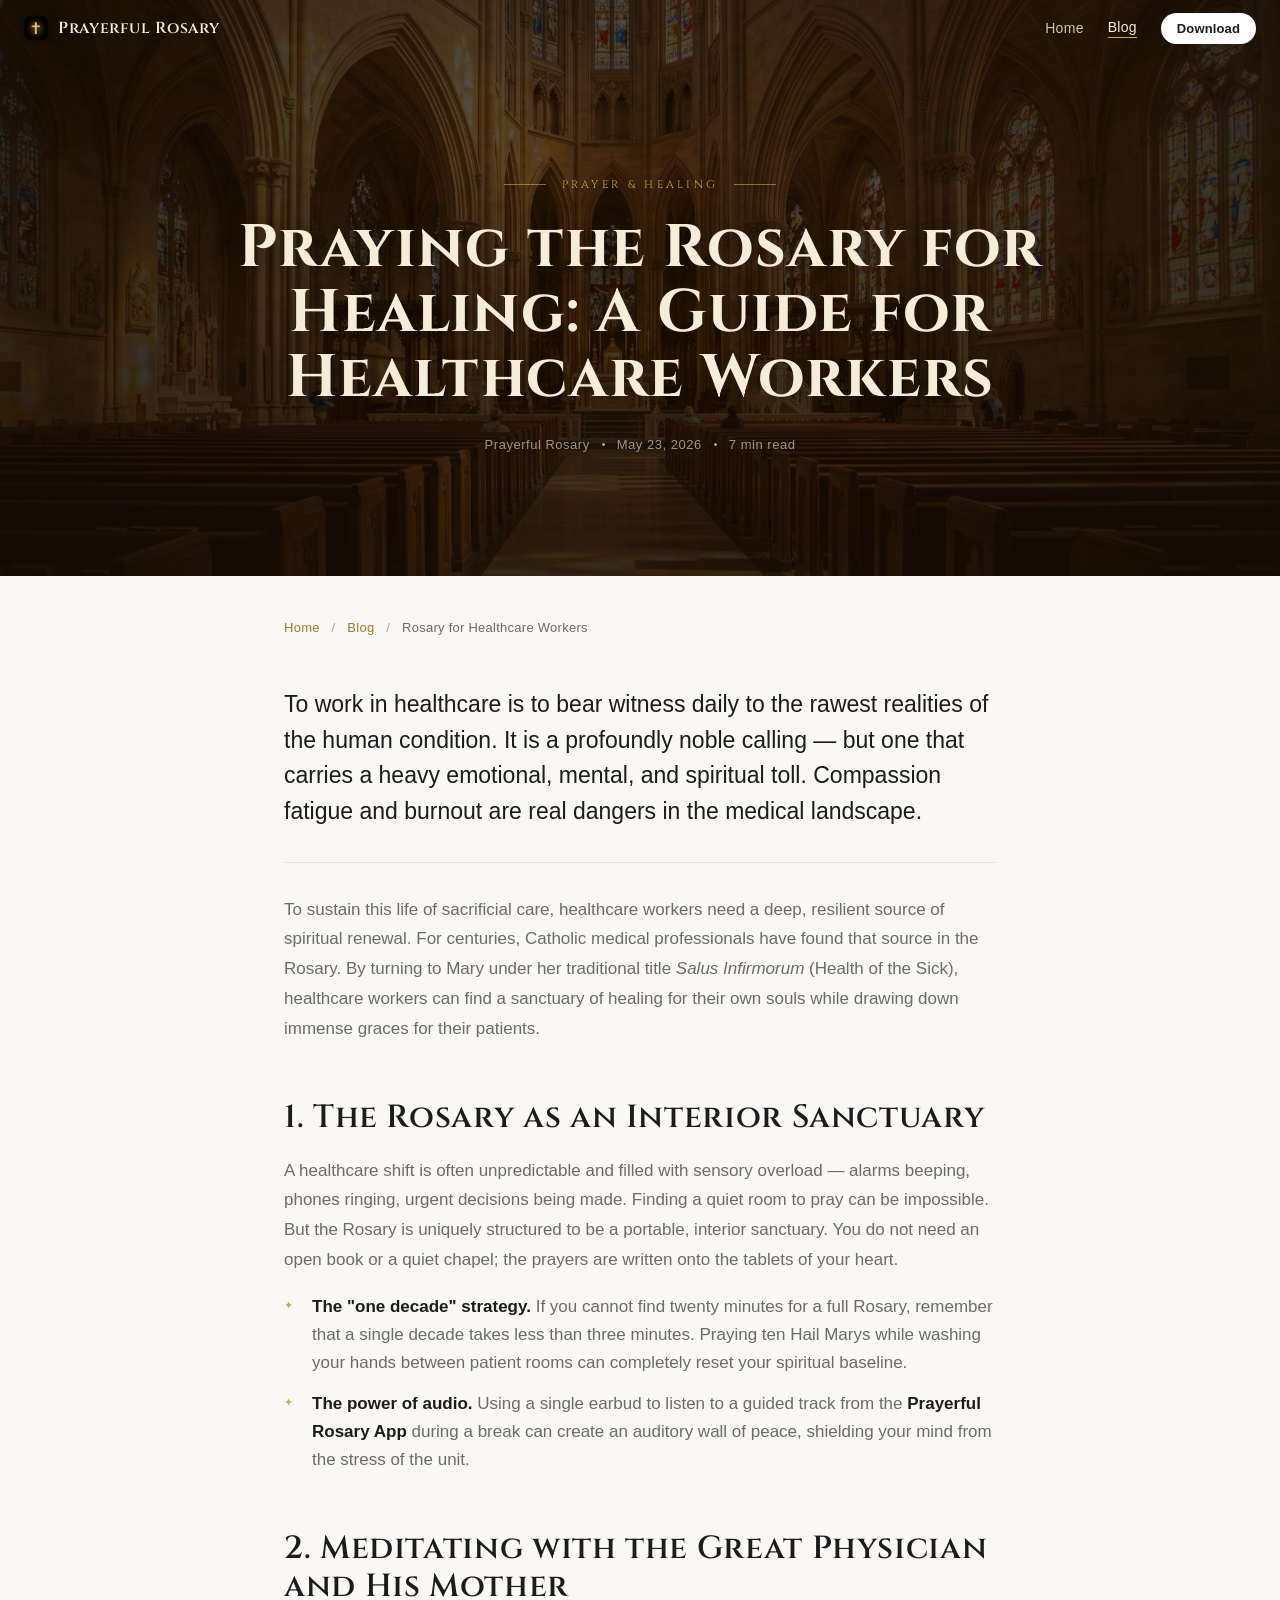
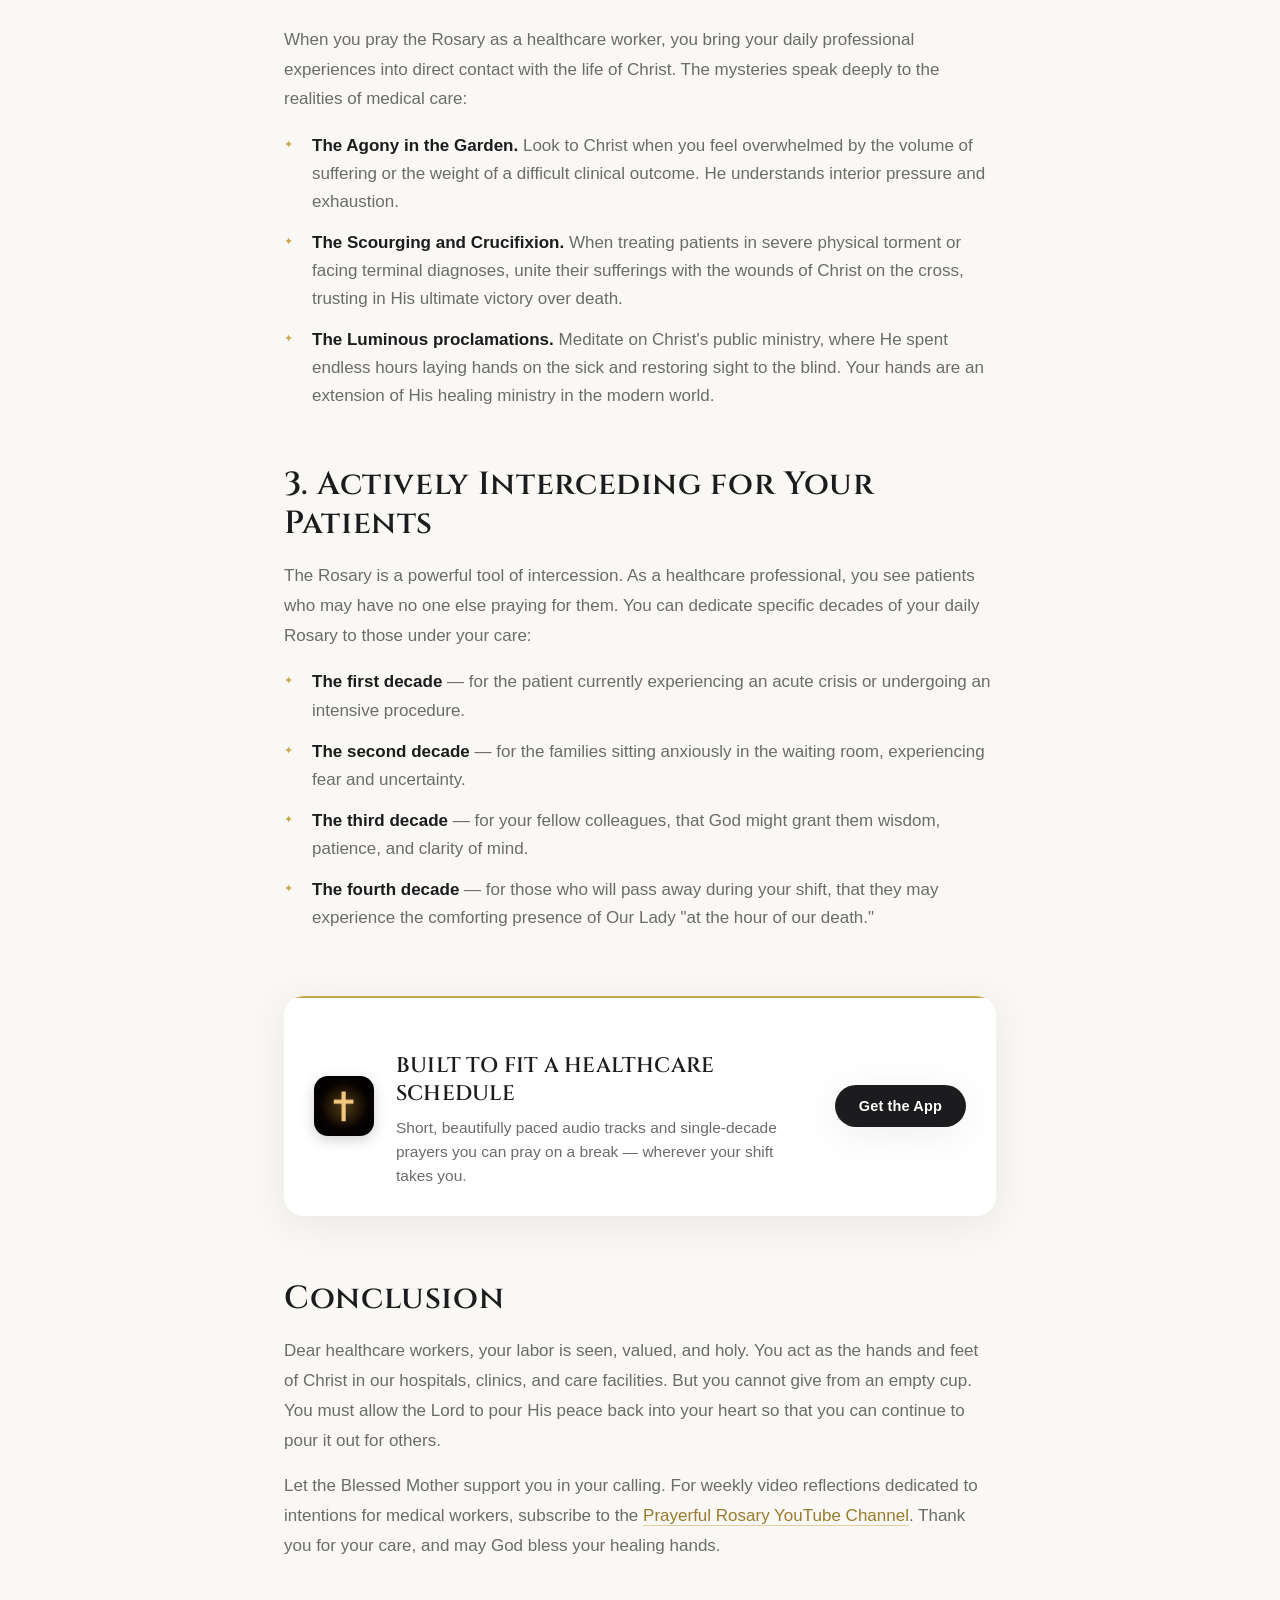
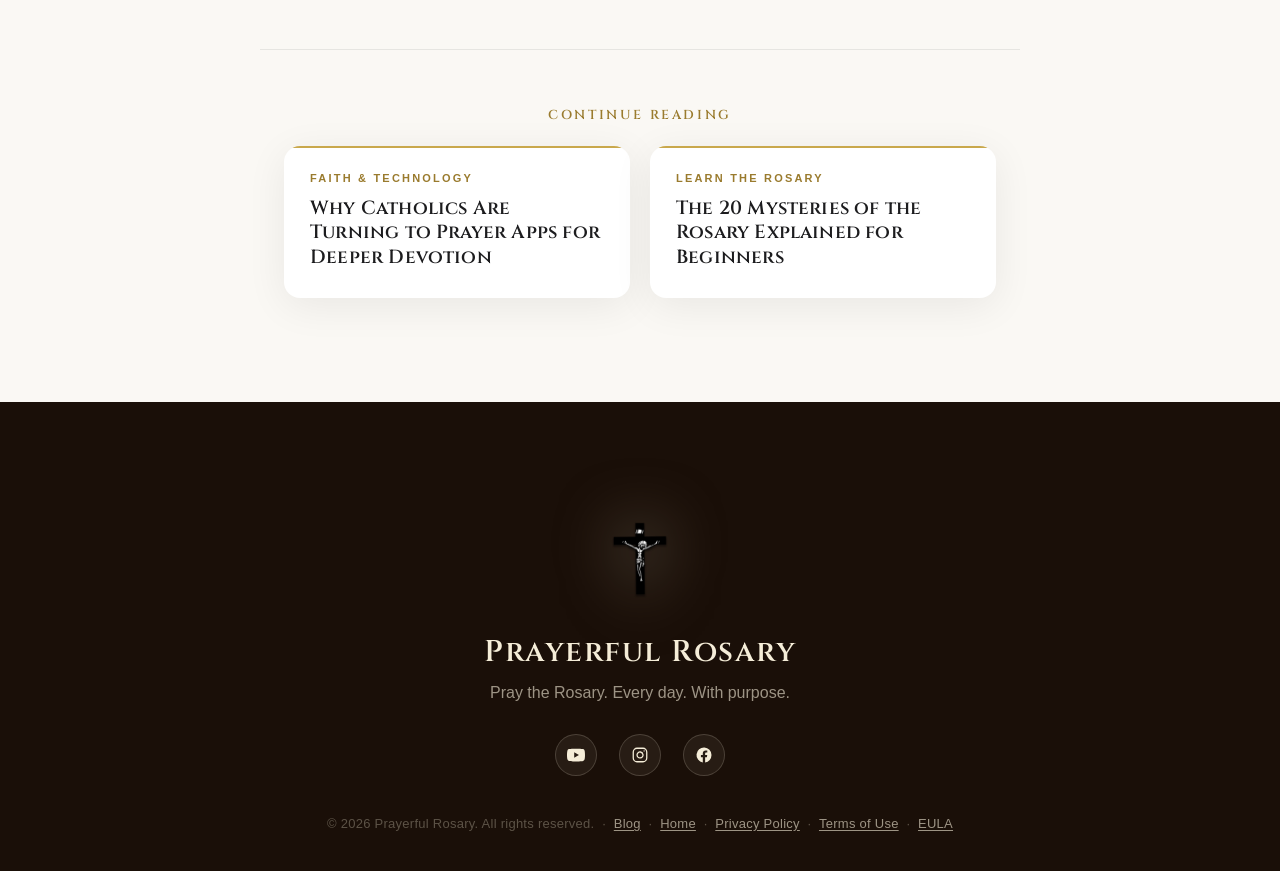
<file: praying-the-rosary-for-healing-healthcare-workers.html>
<!DOCTYPE html>
<html lang="en">
<head>
  <meta charset="UTF-8" />
  <meta name="viewport" content="width=device-width, initial-scale=1, viewport-fit=cover" />
  <title>Praying the Rosary for Healing: A Guide for Healthcare Workers — Prayerful Rosary</title>
  <meta name="description" content="A guide for nurses, physicians, and caregivers on praying the Rosary for healing — finding spiritual renewal, fighting burnout, and interceding for patients with Mary, Health of the Sick." />
  <meta name="keywords" content="rosary for healing, prayer for healthcare workers, rosary for nurses, salus infirmorum, catholic nurses, prayer for burnout, intercessory prayer" />
  <meta name="author" content="Prayerful Rosary" />
  <meta name="robots" content="index,follow" />
  <link rel="canonical" href="https://prayerfulrosary.github.io/praying-the-rosary-for-healing-healthcare-workers.html" />

  <meta property="og:type" content="article" />
  <meta property="og:site_name" content="Prayerful Rosary" />
  <meta property="og:title" content="Praying the Rosary for Healing: A Guide for Healthcare Workers" />
  <meta property="og:description" content="Finding spiritual renewal, fighting burnout, and interceding for patients with Mary, Health of the Sick." />
  <meta property="og:url" content="https://prayerfulrosary.github.io/praying-the-rosary-for-healing-healthcare-workers.html" />
  <meta property="og:image" content="https://prayerfulrosary.github.io/assets/mystery-sorrowful.jpg" />
  <meta property="article:published_time" content="2026-05-23" />
  <meta property="article:section" content="Prayer & Healing" />

  <meta name="twitter:card" content="summary_large_image" />
  <meta name="twitter:title" content="Praying the Rosary for Healing: A Guide for Healthcare Workers" />
  <meta name="twitter:description" content="Finding spiritual renewal, fighting burnout, and interceding for patients with Mary, Health of the Sick." />
  <meta name="twitter:image" content="https://prayerfulrosary.github.io/assets/mystery-sorrowful.jpg" />
  <meta name="theme-color" content="#1A0F08" />

  <script type="application/ld+json">
  {
    "@context": "https://schema.org",
    "@type": "BlogPosting",
    "headline": "Praying the Rosary for Healing: A Guide for Healthcare Workers",
    "description": "A guide for nurses, physicians, and caregivers on praying the Rosary for healing and interceding for patients.",
    "image": "https://prayerfulrosary.github.io/assets/mystery-sorrowful.jpg",
    "datePublished": "2026-05-23",
    "dateModified": "2026-05-23",
    "articleSection": "Prayer & Healing",
    "author": { "@type": "Organization", "name": "Prayerful Rosary" },
    "publisher": {
      "@type": "Organization",
      "name": "Prayerful Rosary",
      "logo": { "@type": "ImageObject", "url": "https://prayerfulrosary.github.io/marketing-assets/app-icon.png" }
    },
    "mainEntityOfPage": { "@type": "WebPage", "@id": "https://prayerfulrosary.github.io/praying-the-rosary-for-healing-healthcare-workers.html" }
  }
  </script>

  <link rel="preload" href="./marketing-assets/Cinzel-Variable.ttf" as="font" type="font/ttf" crossorigin />
  <link rel="icon" type="image/png" href="./marketing-assets/app-icon.png" />
  <link rel="stylesheet" href="./blog-article.css" />
</head>

<body>

  <nav class="nav" id="nav">
    <a class="nav-brand" href="index.html" aria-label="Prayerful Rosary home">
      <img src="./marketing-assets/app-icon.png" alt="" />
      <span>Prayerful Rosary</span>
    </a>
    <div class="nav-links">
      <a class="nav-link" href="index.html">Home</a>
      <a class="nav-link active" href="blog.html">Blog</a>
      <a class="nav-cta" href="https://apps.apple.com/us/app/prayerful-rosary/id6782238801" target="_blank" rel="noopener noreferrer" aria-label="Download Prayerful Rosary on the App Store">Download</a>
    </div>
  </nav>

  <header class="page-hero">
    <div class="hero-bg"></div>
    <div class="hero-overlay"></div>
    <div class="page-hero-inner">
      <div class="hero-eyebrow">Prayer &amp; Healing</div>
      <h1 class="page-hero-title">Praying the Rosary for Healing: A Guide for Healthcare Workers</h1>
      <div class="post-byline">
        <span>Prayerful Rosary</span><span class="dot"></span><span>May 23, 2026</span><span class="dot"></span><span>7 min read</span>
      </div>
    </div>
  </header>

  <main class="post-body">
    <nav class="breadcrumb wrap" aria-label="Breadcrumb">
      <a href="index.html">Home</a> <span>/</span> <a href="blog.html">Blog</a> <span>/</span> <span class="current">Rosary for Healthcare Workers</span>
    </nav>

    <article class="post wrap">

      <p class="lede">To work in healthcare is to bear witness daily to the rawest realities of the human condition. It is a profoundly noble calling — but one that carries a heavy emotional, mental, and spiritual toll. Compassion fatigue and burnout are real dangers in the medical landscape.</p>

      <p>To sustain this life of sacrificial care, healthcare workers need a deep, resilient source of spiritual renewal. For centuries, Catholic medical professionals have found that source in the Rosary. By turning to Mary under her traditional title <em>Salus Infirmorum</em> (Health of the Sick), healthcare workers can find a sanctuary of healing for their own souls while drawing down immense graces for their patients.</p>

      <section class="reveal">
        <h2>1. The Rosary as an Interior Sanctuary</h2>
        <p>A healthcare shift is often unpredictable and filled with sensory overload — alarms beeping, phones ringing, urgent decisions being made. Finding a quiet room to pray can be impossible. But the Rosary is uniquely structured to be a portable, interior sanctuary. You do not need an open book or a quiet chapel; the prayers are written onto the tablets of your heart.</p>
        <ul>
          <li><strong>The "one decade" strategy.</strong> If you cannot find twenty minutes for a full Rosary, remember that a single decade takes less than three minutes. Praying ten Hail Marys while washing your hands between patient rooms can completely reset your spiritual baseline.</li>
          <li><strong>The power of audio.</strong> Using a single earbud to listen to a guided track from the <strong>Prayerful Rosary App</strong> during a break can create an auditory wall of peace, shielding your mind from the stress of the unit.</li>
        </ul>
      </section>

      <section class="reveal">
        <h2>2. Meditating with the Great Physician and His Mother</h2>
        <p>When you pray the Rosary as a healthcare worker, you bring your daily professional experiences into direct contact with the life of Christ. The mysteries speak deeply to the realities of medical care:</p>
        <ul>
          <li><strong>The Agony in the Garden.</strong> Look to Christ when you feel overwhelmed by the volume of suffering or the weight of a difficult clinical outcome. He understands interior pressure and exhaustion.</li>
          <li><strong>The Scourging and Crucifixion.</strong> When treating patients in severe physical torment or facing terminal diagnoses, unite their sufferings with the wounds of Christ on the cross, trusting in His ultimate victory over death.</li>
          <li><strong>The Luminous proclamations.</strong> Meditate on Christ's public ministry, where He spent endless hours laying hands on the sick and restoring sight to the blind. Your hands are an extension of His healing ministry in the modern world.</li>
        </ul>
      </section>

      <section class="reveal">
        <h2>3. Actively Interceding for Your Patients</h2>
        <p>The Rosary is a powerful tool of intercession. As a healthcare professional, you see patients who may have no one else praying for them. You can dedicate specific decades of your daily Rosary to those under your care:</p>
        <ul>
          <li><strong>The first decade</strong> — for the patient currently experiencing an acute crisis or undergoing an intensive procedure.</li>
          <li><strong>The second decade</strong> — for the families sitting anxiously in the waiting room, experiencing fear and uncertainty.</li>
          <li><strong>The third decade</strong> — for your fellow colleagues, that God might grant them wisdom, patience, and clarity of mind.</li>
          <li><strong>The fourth decade</strong> — for those who will pass away during your shift, that they may experience the comforting presence of Our Lady "at the hour of our death."</li>
        </ul>
      </section>

      <div class="app-cta reveal">
        <div class="app-cta-icon"><img src="./marketing-assets/app-icon.png" alt="Prayerful Rosary app icon" /></div>
        <div class="app-cta-text">
          <h3>Built to fit a healthcare schedule</h3>
          <p>Short, beautifully paced audio tracks and single-decade prayers you can pray on a break — wherever your shift takes you.</p>
        </div>
        <a class="app-cta-btn" href="https://apps.apple.com/us/app/prayerful-rosary/id6782238801" target="_blank" rel="noopener noreferrer">Get the App</a>
      </div>

      <section class="reveal">
        <h2>Conclusion</h2>
        <p>Dear healthcare workers, your labor is seen, valued, and holy. You act as the hands and feet of Christ in our hospitals, clinics, and care facilities. But you cannot give from an empty cup. You must allow the Lord to pour His peace back into your heart so that you can continue to pour it out for others.</p>
        <p>Let the Blessed Mother support you in your calling. For weekly video reflections dedicated to intentions for medical workers, subscribe to the <a class="inline" href="https://youtube.com/@PRAYERFULROSARY" target="_blank" rel="noopener">Prayerful Rosary YouTube Channel</a>. Thank you for your care, and may God bless your healing hands.</p>
      </section>

    </article>

    <aside class="related wrap reveal">
      <div class="related-head">Continue reading</div>
      <div class="related-grid">
        <a class="related-card" href="why-catholics-turning-to-prayer-apps.html">
          <div class="post-cat">Faith &amp; Technology</div>
          <h3>Why Catholics Are Turning to Prayer Apps for Deeper Devotion</h3>
        </a>
        <a class="related-card" href="20-mysteries-of-the-rosary-explained-beginners.html">
          <div class="post-cat">Learn the Rosary</div>
          <h3>The 20 Mysteries of the Rosary Explained for Beginners</h3>
        </a>
      </div>
    </aside>
  </main>

  <footer class="site-footer">
    <img class="footer-crucifix" src="./marketing-assets/crucifix.png" alt="" loading="lazy" />
    <div class="footer-wordmark">Prayerful Rosary</div>
    <p class="footer-tag">Pray the Rosary. Every day. With purpose.</p>
    <div class="footer-socials">
      <a class="footer-social-link" href="https://youtube.com/@PRAYERFULROSARY" target="_blank" rel="noopener noreferrer" aria-label="YouTube" title="YouTube">
        <svg viewBox="0 0 24 24" fill="currentColor" aria-hidden="true"><path d="M23.5 6.2a3 3 0 0 0-2.1-2.1C19.5 3.5 12 3.5 12 3.5s-7.5 0-9.4.6A3 3 0 0 0 .5 6.2C0 8.1 0 12 0 12s0 3.9.5 5.8a3 3 0 0 0 2.1 2.1c1.9.6 9.4.6 9.4.6s7.5 0 9.4-.6a3 3 0 0 0 2.1-2.1C24 15.9 24 12 24 12s0-3.9-.5-5.8zM9.6 15.6V8.4l6.3 3.6-6.3 3.6z"/></svg>
      </a>
      <a class="footer-social-link" href="https://www.instagram.com/prayerfulrosary" target="_blank" rel="noopener noreferrer" aria-label="Instagram" title="Instagram">
        <svg viewBox="0 0 24 24" fill="none" stroke="currentColor" stroke-width="1.7" stroke-linecap="round" stroke-linejoin="round" aria-hidden="true"><rect x="3" y="3" width="18" height="18" rx="5" ry="5"/><path d="M16 11.4A4 4 0 1 1 12.6 8a4 4 0 0 1 3.4 3.4z"/><line x1="17.5" y1="6.5" x2="17.51" y2="6.5"/></svg>
      </a>
      <a class="footer-social-link" href="https://www.facebook.com/prayerfulrosary" target="_blank" rel="noopener noreferrer" aria-label="Facebook" title="Facebook">
        <svg viewBox="0 0 24 24" fill="currentColor" aria-hidden="true"><path d="M22 12a10 10 0 1 0-11.6 9.9v-7H7.9V12h2.5V9.8c0-2.5 1.5-3.9 3.8-3.9 1.1 0 2.2.2 2.2.2v2.5h-1.3c-1.2 0-1.6.8-1.6 1.6V12h2.8l-.5 2.9h-2.3v7A10 10 0 0 0 22 12z"/></svg>
      </a>
    </div>
    <div class="footer-copy">© <span id="y"></span> Prayerful Rosary. All rights reserved. &nbsp;·&nbsp; <a href="blog.html">Blog</a> &nbsp;·&nbsp; <a href="index.html">Home</a> &nbsp;·&nbsp; <a href="privacy.html">Privacy Policy</a> &nbsp;·&nbsp; <a href="terms.html">Terms of Use</a> &nbsp;·&nbsp; <a href="eula.html">EULA</a></div>
  </footer>

  <script src="./blog-article.js"></script>
</body>
</html>
</file>
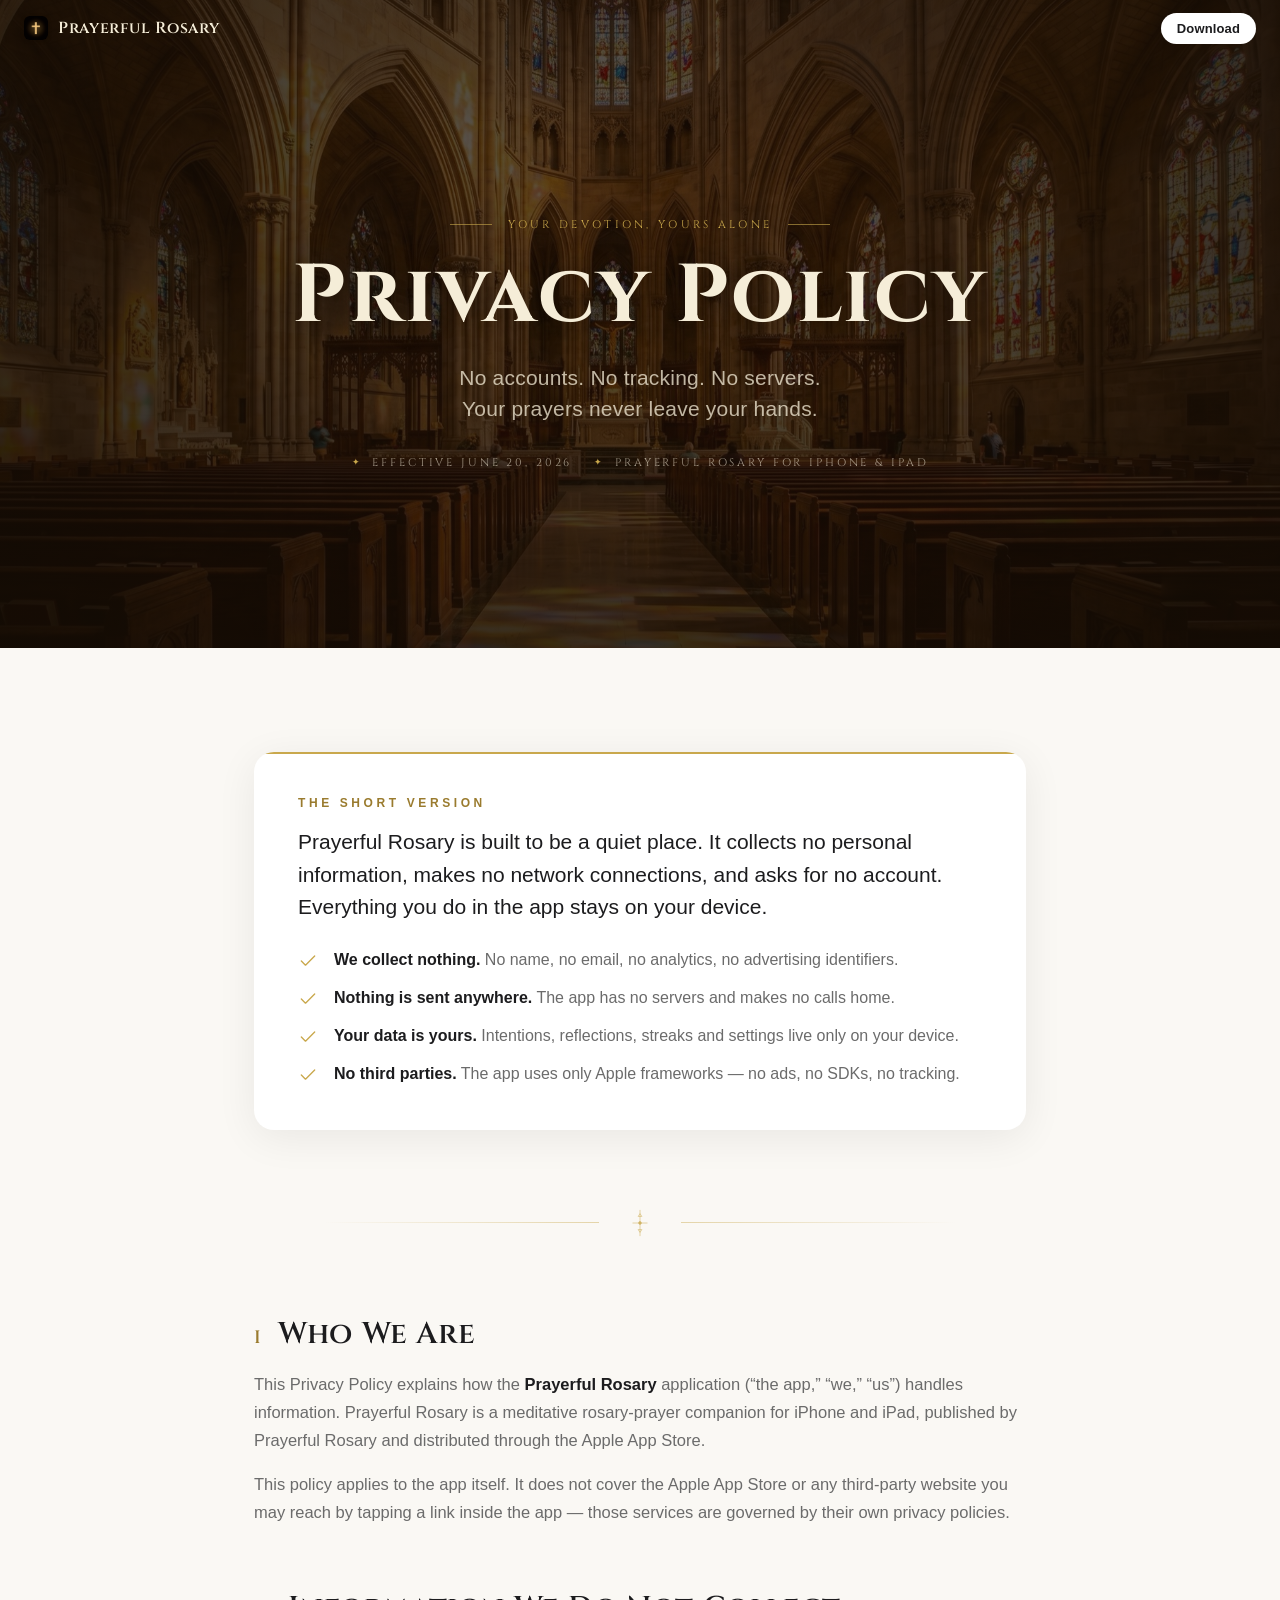
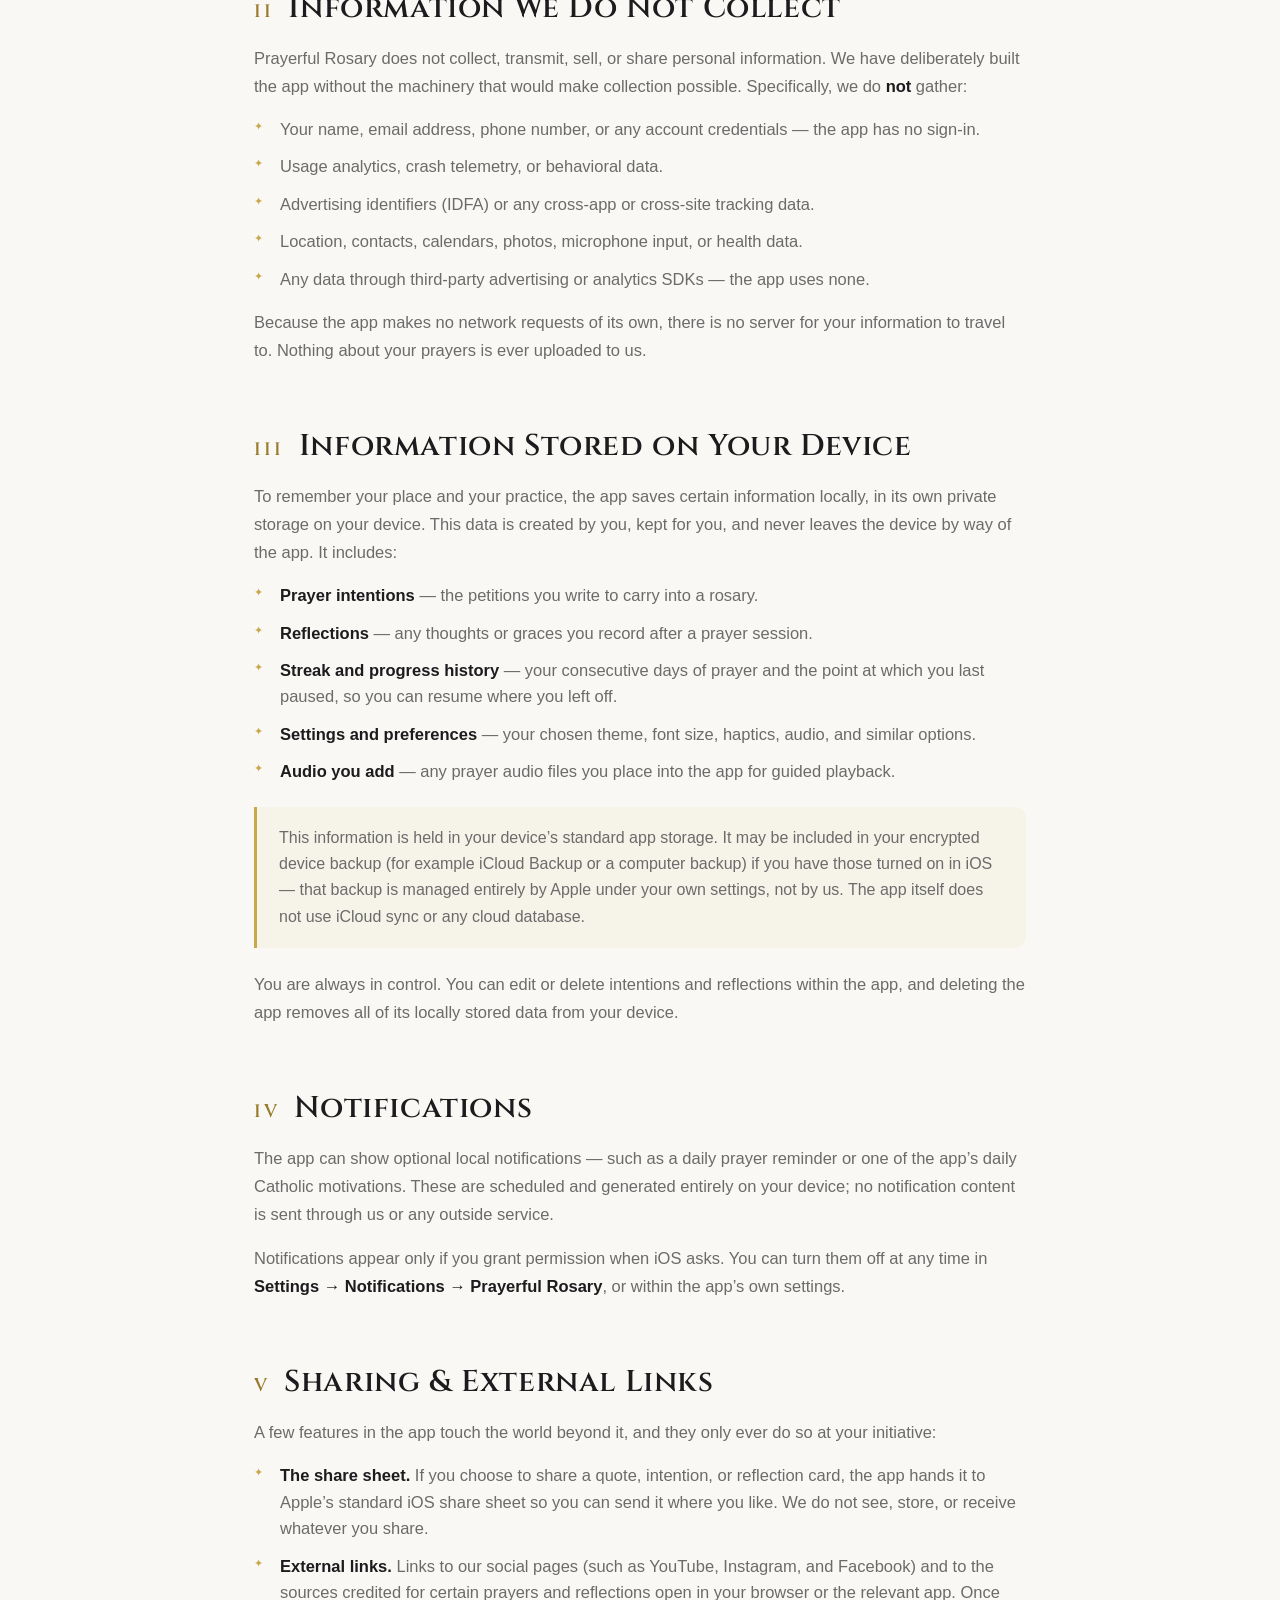
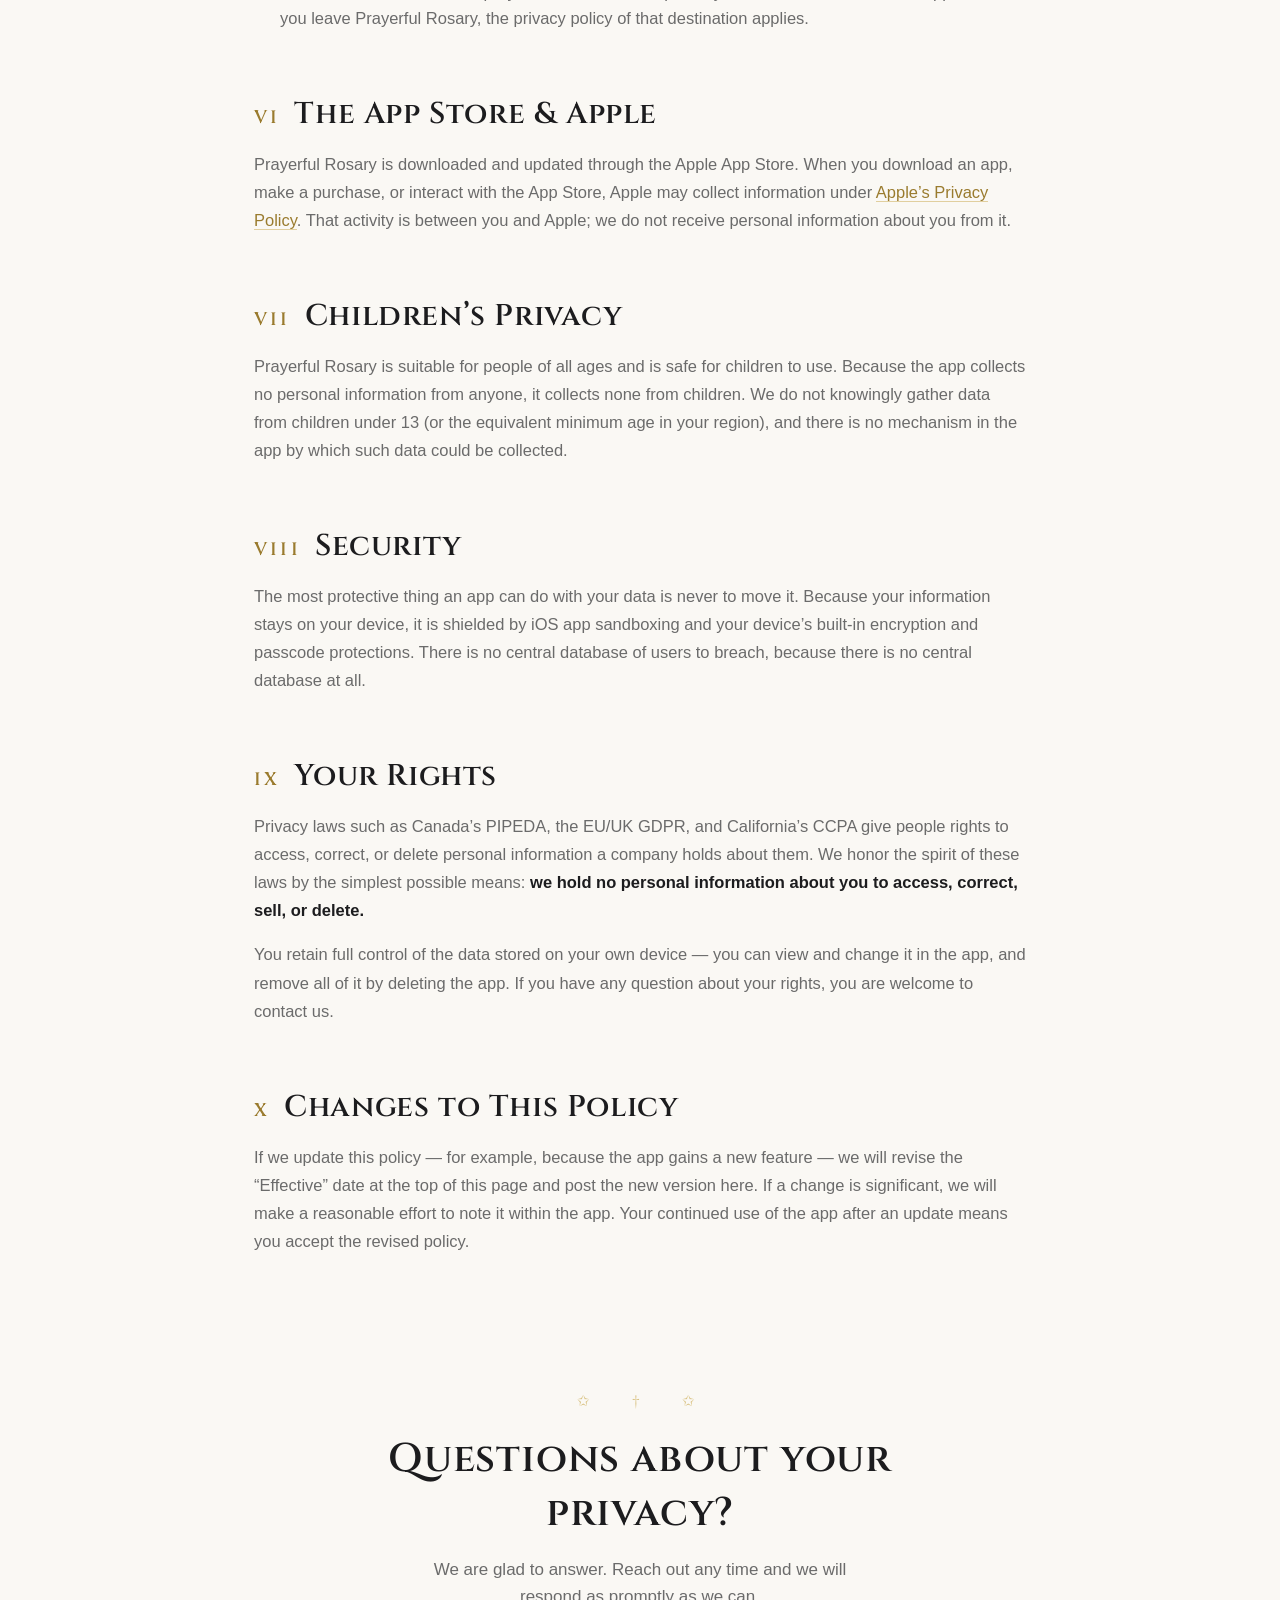
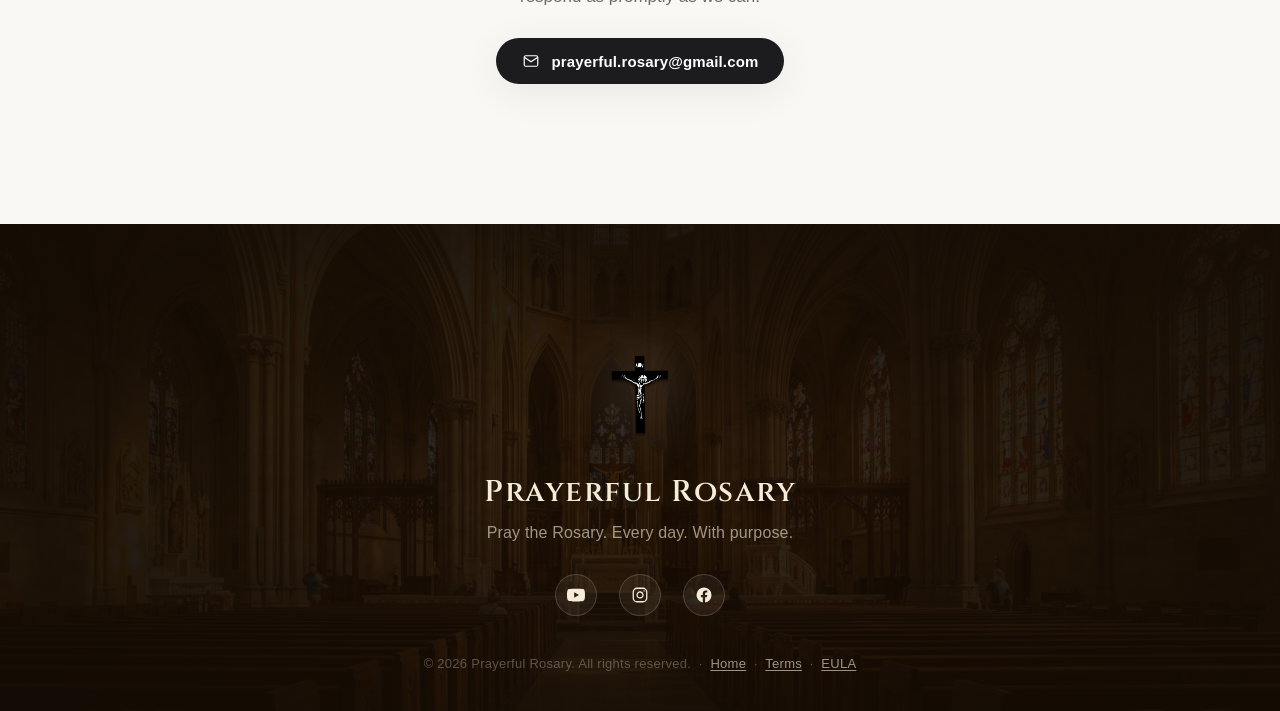
<file: privacy.html>
<!DOCTYPE html>
<html lang="en">
<head>
  <meta charset="UTF-8" />
  <meta name="viewport" content="width=device-width, initial-scale=1, viewport-fit=cover" />
  <title>Privacy Policy — Prayerful Rosary</title>
  <meta name="description" content="The Prayerful Rosary privacy policy. The app collects no personal data, makes no network calls, and keeps your prayers, journals, and settings entirely on your device." />
  <meta name="robots" content="index,follow" />
  <link rel="canonical" href="https://prayerfulrosary.github.io/privacy.html" />
  <meta property="og:type" content="website" />
  <meta property="og:site_name" content="Prayerful Rosary" />
  <meta property="og:title" content="Privacy Policy — Prayerful Rosary" />
  <meta property="og:description" content="No accounts. No tracking. No servers. Everything stays on your device." />
  <meta property="og:url" content="https://prayerfulrosary.github.io/privacy.html" />
  <meta property="og:image" content="https://prayerfulrosary.github.io/marketing-assets/og-cover.jpg" />
  <meta name="twitter:card" content="summary_large_image" />
  <meta name="twitter:title" content="Privacy Policy — Prayerful Rosary" />
  <meta name="twitter:description" content="No accounts. No tracking. No servers. Everything stays on your device." />
  <meta name="twitter:image" content="https://prayerfulrosary.github.io/marketing-assets/og-cover.jpg" />
  <meta name="theme-color" content="#1A0F08" />

  <link rel="preload" href="./marketing-assets/Cinzel-Variable.ttf" as="font" type="font/ttf" crossorigin />
  <link rel="icon" type="image/png" href="./marketing-assets/app-icon.png" />

  <style>
    /* ------------------------------------------------------------ FONTS */
    @font-face {
      font-family: 'Cinzel';
      src: url('./marketing-assets/Cinzel-Variable.ttf') format('truetype-variations'),
           url('./marketing-assets/Cinzel-Variable.ttf') format('truetype');
      font-weight: 400 900;
      font-style: normal;
      font-display: swap;
    }

    /* ------------------------------------------------------------ TOKENS (shared with index.html) */
    :root {
      --cream:           #F5EDD8;
      --cream-soft:      rgba(245, 237, 216, 0.75);
      --cream-dim:       rgba(245, 237, 216, 0.6);
      --cream-faint:     rgba(245, 237, 216, 0.3);
      --gold:            #C9A84C;
      --gold-ink:        #9A7B2E; /* darker gold for text/links on light backgrounds */
      --dark-warm:       #1A0F08;
      --dark-overlay:    rgba(20, 12, 4, 0.55);
      --dark-overlay-2:  rgba(20, 12, 4, 0.65);
      --off-white:       #FAF8F4;
      --label:           #1C1C1E;
      --secondary-label: #6B6B6B;
      --separator:       rgba(0, 0, 0, 0.08);
      --shadow-card:     0 8px 40px rgba(0, 0, 0, 0.07);
      --shadow-deep:     0 30px 80px rgba(0, 0, 0, 0.18);

      --font-display: 'Cinzel', Georgia, 'Times New Roman', serif;
      --font-body:    -apple-system, BlinkMacSystemFont, 'Helvetica Neue', 'Segoe UI', Roboto, sans-serif;

      --measure: 820px;
    }

    /* ------------------------------------------------------------ RESET */
    *, *::before, *::after { box-sizing: border-box; }
    html { scroll-behavior: smooth; -webkit-text-size-adjust: 100%; }
    body {
      margin: 0;
      font-family: var(--font-body);
      color: var(--label);
      background: var(--off-white);
      -webkit-font-smoothing: antialiased;
      -moz-osx-font-smoothing: grayscale;
      text-rendering: optimizeLegibility;
      overflow-x: hidden;
    }
    img { display: block; max-width: 100%; }
    button { font: inherit; cursor: pointer; border: none; background: none; }
    a { color: inherit; text-decoration: none; }
    h1, h2, h3 { margin: 0; font-weight: 600; }

    .wrap { max-width: var(--measure); margin: 0 auto; padding: 0 24px; }

    /* ------------------------------------------------------------ NAV (shared with index.html) */
    .nav {
      position: fixed;
      inset: 0 0 auto 0;
      height: 56px;
      padding: 0 24px;
      display: flex;
      align-items: center;
      justify-content: space-between;
      z-index: 100;
      background: transparent;
      transition: background 300ms ease, backdrop-filter 300ms ease,
                  box-shadow 300ms ease, color 300ms ease;
      color: var(--cream);
    }
    .nav.scrolled {
      background: rgba(255, 255, 255, 0.92);
      backdrop-filter: blur(16px);
      -webkit-backdrop-filter: blur(16px);
      box-shadow: 0 1px 0 var(--separator);
      color: var(--label);
    }
    .nav-brand {
      display: flex; align-items: center; gap: 10px;
      font-family: var(--font-display);
      font-size: 16px;
      letter-spacing: 0.04em;
      font-weight: 600;
    }
    .nav-brand img {
      width: 24px; height: 24px; border-radius: 6px;
      box-shadow: 0 1px 4px rgba(0,0,0,0.2);
    }
    .nav-cta {
      position: relative;
      padding: 8px 16px;
      border-radius: 999px;
      font-size: 13px;
      font-weight: 600;
      letter-spacing: 0.01em;
      background: #fff;
      color: var(--label);
      transition: background 300ms ease, color 300ms ease, transform 200ms ease;
    }
    .nav-cta:hover { transform: translateY(-1px); }
    .nav.scrolled .nav-cta { background: var(--label); color: #fff; }

    .tooltip {
      position: absolute;
      bottom: calc(100% + 8px);
      left: 50%;
      transform: translateX(-50%) translateY(4px);
      background: rgba(28, 28, 30, 0.95);
      color: #fff;
      font-size: 12px;
      letter-spacing: 0.02em;
      padding: 6px 10px;
      border-radius: 6px;
      white-space: nowrap;
      opacity: 0;
      pointer-events: none;
      transition: opacity 180ms ease, transform 180ms ease;
    }
    [data-tooltip]:hover .tooltip { opacity: 1; transform: translateX(-50%) translateY(0); }

    /* ------------------------------------------------------------ PAGE HERO (cathedral, like index.html) */
    .page-hero {
      position: relative;
      min-height: clamp(440px, 72vh, 660px);
      display: flex;
      align-items: center;
      justify-content: center;
      text-align: center;
      overflow: hidden;
      color: var(--cream);
      isolation: isolate;
      padding: 104px 24px 72px;
    }
    .hero-bg {
      position: absolute; inset: 0;
      background: url('./marketing-assets/cathedral.jpg') center/cover no-repeat;
      transform: scale(1.06);
      z-index: -2;
    }
    .hero-overlay {
      position: absolute; inset: 0;
      background:
        radial-gradient(ellipse at 50% 30%, rgba(20,12,4,0.25) 0%, rgba(20,12,4,0.65) 70%, rgba(20,12,4,0.9) 100%),
        var(--dark-overlay);
      z-index: -1;
    }
    .page-hero-inner { max-width: 760px; }
    .hero-eyebrow {
      display: inline-flex; align-items: center; gap: 16px;
      font-family: var(--font-display);
      font-size: 11px;
      letter-spacing: 0.3em;
      text-transform: uppercase;
      color: var(--gold);
      margin-bottom: 24px;
    }
    .hero-eyebrow::before, .hero-eyebrow::after {
      content: ""; width: 42px; height: 1px; background: var(--gold); opacity: 0.6;
    }
    .page-hero-title {
      font-family: var(--font-display);
      font-weight: 700;
      font-size: clamp(42px, 7vw, 82px);
      line-height: 1.0;
      letter-spacing: 0.03em;
      color: var(--cream);
      text-shadow: 0 2px 30px rgba(0,0,0,0.45);
    }
    .page-hero-sub {
      margin: 24px auto 0;
      max-width: 34ch;
      font-size: clamp(17px, 1.8vw, 21px);
      line-height: 1.5;
      color: var(--cream-soft);
      letter-spacing: 0.01em;
    }
    .hero-stamp {
      margin-top: 30px;
      display: inline-flex; flex-wrap: wrap; justify-content: center;
      gap: 10px 22px;
      font-family: var(--font-display);
      font-size: 11px;
      letter-spacing: 0.26em;
      text-transform: uppercase;
      color: var(--cream-dim);
    }
    .hero-stamp span { display: inline-flex; align-items: center; gap: 10px; }
    .hero-stamp span::before { content: "✦"; color: var(--gold); font-size: 9px; }

    /* ------------------------------------------------------------ LEGAL BODY (light) */
    .legal-body {
      background: var(--off-white);
      padding: clamp(64px, 9vw, 104px) 0 clamp(56px, 8vw, 96px);
    }

    /* summary card — same language as index.html .card */
    .summary-card {
      position: relative;
      background: #fff;
      border-radius: 20px;
      padding: clamp(28px, 4vw, 44px);
      box-shadow: var(--shadow-card);
      overflow: hidden;
      isolation: isolate;
    }
    .summary-card::before {
      content: "";
      position: absolute; top: 0; left: 0; right: 0;
      height: 2px;
      background: var(--gold);
    }
    .summary-kicker {
      font-size: 12px;
      letter-spacing: 0.3em;
      text-transform: uppercase;
      color: var(--gold-ink);
      font-weight: 600;
      margin-bottom: 16px;
    }
    .summary-lede {
      font-size: clamp(18px, 2vw, 21px);
      line-height: 1.55;
      color: var(--label);
      margin: 0;
    }
    .summary-list {
      list-style: none;
      margin: 24px 0 0;
      padding: 0;
      display: grid;
      gap: 14px;
    }
    .summary-list li {
      display: grid;
      grid-template-columns: 24px 1fr;
      gap: 12px;
      font-size: 16px;
      line-height: 1.5;
      color: var(--secondary-label);
    }
    .summary-list li svg { width: 20px; height: 20px; margin-top: 3px; color: var(--gold); }
    .summary-list li b { color: var(--label); font-weight: 600; }

    /* ornamental divider */
    .divider {
      display: grid;
      grid-template-columns: 1fr auto 1fr;
      align-items: center;
      gap: 26px;
      margin: clamp(48px, 7vw, 78px) auto;
      max-width: 680px;
      padding: 0 24px;
      color: var(--gold);
    }
    .divider::before, .divider::after {
      content: "";
      height: 1px;
      background: linear-gradient(90deg, transparent, currentColor);
      opacity: 0.45;
    }
    .divider::after { background: linear-gradient(90deg, currentColor, transparent); }
    .divider svg { width: 30px; height: 30px; opacity: 0.85; }

    /* legal prose */
    .legal section { margin-top: clamp(44px, 6vw, 64px); }
    .legal section:first-of-type { margin-top: 0; }
    .legal h2 {
      font-family: var(--font-display);
      font-weight: 600;
      font-size: clamp(22px, 3vw, 30px);
      letter-spacing: 0.02em;
      line-height: 1.2;
      color: var(--label);
      display: flex;
      align-items: baseline;
      gap: 14px;
    }
    .legal h2 .no {
      font-size: 0.6em;
      letter-spacing: 0.18em;
      color: var(--gold-ink);
      font-weight: 600;
      flex: none;
    }
    .legal h2 + p { margin-top: 18px; }
    .legal h3 {
      font-family: var(--font-display);
      font-weight: 600;
      font-size: 15px;
      letter-spacing: 0.14em;
      text-transform: uppercase;
      color: var(--gold-ink);
      margin: 28px 0 10px;
    }
    .legal p {
      margin: 16px 0;
      color: var(--secondary-label);
      font-size: 16.5px;
      line-height: 1.7;
    }
    .legal p strong, .legal li strong { color: var(--label); font-weight: 600; }
    .legal a.inline {
      color: var(--gold-ink);
      border-bottom: 1px solid rgba(201, 168, 76, 0.5);
      transition: color 0.25s ease, border-color 0.25s ease;
    }
    .legal a.inline:hover { color: var(--label); border-color: var(--label); }
    .legal ul { margin: 16px 0; padding: 0; display: grid; gap: 11px; }
    .legal ul li {
      list-style: none;
      position: relative;
      padding-left: 26px;
      color: var(--secondary-label);
      font-size: 16.5px;
      line-height: 1.6;
    }
    .legal ul li::before {
      content: "✦";
      position: absolute; left: 0; top: 2px;
      color: var(--gold);
      font-size: 11px;
    }
    .legal .note {
      margin: 22px 0;
      padding: 18px 22px;
      border-left: 3px solid var(--gold);
      background: rgba(201, 168, 76, 0.07);
      border-radius: 0 12px 12px 0;
      font-size: 16px;
      line-height: 1.65;
      color: var(--secondary-label);
    }
    .legal .note strong { color: var(--label); }

    /* ------------------------------------------------------------ CONTACT (light) */
    .contact {
      background: var(--off-white);
      text-align: center;
      padding: clamp(8px, 3vw, 24px) 24px clamp(96px, 12vw, 140px);
    }
    .contact .inner { max-width: 640px; margin: 0 auto; }
    .contact-ornament {
      font-family: var(--font-display);
      font-size: 15px;
      letter-spacing: 0.5em;
      color: var(--gold);
      opacity: 0.7;
      margin-bottom: 20px;
    }
    .contact h2 {
      font-family: var(--font-display);
      font-weight: 600;
      font-size: clamp(26px, 3.4vw, 40px);
      letter-spacing: 0.02em;
      color: var(--label);
    }
    .contact p { margin: 16px auto 0; max-width: 46ch; color: var(--secondary-label); font-size: 17px; line-height: 1.6; }
    .contact-mail {
      display: inline-flex; align-items: center; gap: 12px;
      margin-top: 28px;
      padding: 14px 26px;
      border-radius: 999px;
      background: var(--label);
      color: #fff;
      font-weight: 600;
      font-size: 15px;
      letter-spacing: 0.01em;
      box-shadow: var(--shadow-card);
      transition: transform 220ms cubic-bezier(.2,.8,.2,1), box-shadow 220ms ease;
    }
    .contact-mail:hover { transform: translateY(-2px); box-shadow: var(--shadow-deep); }
    .contact-mail svg { width: 18px; height: 18px; }

    /* ------------------------------------------------------------ FOOTER (cathedral, like index.html) */
    .site-footer {
      position: relative;
      display: flex;
      flex-direction: column;
      align-items: center;
      text-align: center;
      color: var(--cream);
      overflow: hidden;
      isolation: isolate;
      padding: clamp(80px, 11vw, 120px) 24px 40px;
    }
    .footer-bg {
      position: absolute; inset: 0;
      background: url('./marketing-assets/cathedral.jpg') center/cover no-repeat;
      transform: scale(1.08);
      filter: brightness(0.95);
      z-index: -2;
    }
    .footer-overlay {
      position: absolute; inset: 0;
      background:
        radial-gradient(ellipse at 50% 50%, rgba(20,12,4,0.5) 0%, rgba(20,12,4,0.88) 80%),
        var(--dark-overlay-2);
      z-index: -1;
    }
    .footer-crucifix {
      height: 104px;
      filter: drop-shadow(0 0 32px rgba(245,237,216,0.5));
    }
    .footer-wordmark {
      margin-top: 24px;
      font-family: var(--font-display);
      font-weight: 600;
      font-size: clamp(22px, 3vw, 30px);
      letter-spacing: 0.05em;
      color: var(--cream);
    }
    .footer-tag {
      margin: 12px 0 0;
      font-size: 16px;
      color: var(--cream-dim);
      letter-spacing: 0.01em;
    }
    .footer-socials {
      margin-top: 32px;
      display: flex;
      align-items: center;
      justify-content: center;
      gap: 22px;
    }
    .footer-social-link {
      display: grid;
      place-items: center;
      width: 42px;
      height: 42px;
      border-radius: 50%;
      color: var(--cream);
      background: rgba(245, 237, 216, 0.06);
      border: 1px solid rgba(245, 237, 216, 0.18);
      transition: transform 220ms cubic-bezier(.2,.8,.2,1),
                  background 220ms ease, border-color 220ms ease, color 220ms ease;
    }
    .footer-social-link:hover {
      transform: translateY(-2px);
      background: rgba(245, 237, 216, 0.14);
      border-color: rgba(245, 237, 216, 0.4);
      color: #fff;
    }
    .footer-social-link svg { width: 18px; height: 18px; display: block; }
    .footer-copy {
      margin-top: 40px;
      font-size: 13px;
      color: var(--cream-faint);
      letter-spacing: 0.02em;
    }
    .footer-copy a {
      color: var(--cream-dim);
      text-decoration: underline;
      text-underline-offset: 2px;
      transition: color 220ms ease;
    }
    .footer-copy a:hover { color: var(--cream); }

    /* ------------------------------------------------------------ REVEAL */
    .reveal {
      opacity: 0;
      transform: translateY(16px);
      transition: opacity 1.0s ease, transform 1.0s cubic-bezier(0.2, 0.8, 0.2, 1);
    }
    .reveal.in { opacity: 1; transform: none; }

    /* ------------------------------------------------------------ RESPONSIVE */
    @media (max-width: 768px) {
      .nav { padding: 0 16px; }
      .page-hero { padding: 96px 20px 56px; }
      .legal h2 { gap: 10px; }
    }

    /* ------------------------------------------------------------ MOTION-SAFE */
    @media (prefers-reduced-motion: reduce) {
      *, *::before, *::after {
        animation-duration: 0.01ms !important;
        animation-iteration-count: 1 !important;
        transition-duration: 0.01ms !important;
      }
      .reveal { opacity: 1; transform: none; }
    }
  </style>
</head>

<body>

  <!-- ===== NAV ===== -->
  <nav class="nav" id="nav">
    <a class="nav-brand" href="index.html" aria-label="Prayerful Rosary home">
      <img src="./marketing-assets/app-icon.png" alt="" />
      <span>Prayerful Rosary</span>
    </a>
    <button class="nav-cta" data-tooltip type="button" aria-label="Coming soon to the App Store">
      Download
      <span class="tooltip">Coming soon to the App Store</span>
    </button>
  </nav>

  <!-- ===== PAGE HERO ===== -->
  <header class="page-hero">
    <div class="hero-bg"></div>
    <div class="hero-overlay"></div>
    <div class="page-hero-inner">
      <div class="hero-eyebrow">Your Devotion, Yours Alone</div>
      <h1 class="page-hero-title">Privacy Policy</h1>
      <p class="page-hero-sub">No accounts. No tracking. No servers. Your prayers never leave your hands.</p>
      <div class="hero-stamp">
        <span>Effective June&nbsp;20,&nbsp;2026</span>
        <span>Prayerful Rosary for iPhone &amp; iPad</span>
      </div>
    </div>
  </header>

  <!-- ===== LEGAL BODY ===== -->
  <main class="legal-body">

    <!-- summary card -->
    <section class="wrap reveal">
      <div class="summary-card">
        <div class="summary-kicker">The Short Version</div>
        <p class="summary-lede">Prayerful Rosary is built to be a quiet place. It collects no personal information, makes no network connections, and asks for no account. Everything you do in the app stays on your device.</p>
        <ul class="summary-list">
          <li>
            <svg viewBox="0 0 24 24" fill="none" stroke="currentColor" stroke-width="1.6"><path d="M20 6 9 17l-5-5" stroke-linecap="round" stroke-linejoin="round"/></svg>
            <span><b>We collect nothing.</b> No name, no email, no analytics, no advertising identifiers.</span>
          </li>
          <li>
            <svg viewBox="0 0 24 24" fill="none" stroke="currentColor" stroke-width="1.6"><path d="M20 6 9 17l-5-5" stroke-linecap="round" stroke-linejoin="round"/></svg>
            <span><b>Nothing is sent anywhere.</b> The app has no servers and makes no calls home.</span>
          </li>
          <li>
            <svg viewBox="0 0 24 24" fill="none" stroke="currentColor" stroke-width="1.6"><path d="M20 6 9 17l-5-5" stroke-linecap="round" stroke-linejoin="round"/></svg>
            <span><b>Your data is yours.</b> Intentions, reflections, streaks and settings live only on your device.</span>
          </li>
          <li>
            <svg viewBox="0 0 24 24" fill="none" stroke="currentColor" stroke-width="1.6"><path d="M20 6 9 17l-5-5" stroke-linecap="round" stroke-linejoin="round"/></svg>
            <span><b>No third parties.</b> The app uses only Apple frameworks — no ads, no SDKs, no tracking.</span>
          </li>
        </ul>
      </div>
    </section>

    <div class="divider" aria-hidden="true">
      <svg viewBox="0 0 64 64" fill="none" stroke="currentColor" stroke-width="1.2">
        <path d="M32 4v56M16 32h32M32 12l-4 6h8zM32 52l-4-6h8z"/>
        <circle cx="32" cy="32" r="3" fill="currentColor"/>
      </svg>
    </div>

    <!-- prose -->
    <article class="legal wrap">

      <section class="reveal">
        <h2><span class="no">I</span> Who We Are</h2>
        <p>This Privacy Policy explains how the <strong>Prayerful Rosary</strong> application (“the app,” “we,” “us”) handles information. Prayerful Rosary is a meditative rosary-prayer companion for iPhone and iPad, published by Prayerful Rosary and distributed through the Apple App Store.</p>
        <p>This policy applies to the app itself. It does not cover the Apple App Store or any third-party website you may reach by tapping a link inside the app — those services are governed by their own privacy policies.</p>
      </section>

      <section class="reveal">
        <h2><span class="no">II</span> Information We Do Not Collect</h2>
        <p>Prayerful Rosary does not collect, transmit, sell, or share personal information. We have deliberately built the app without the machinery that would make collection possible. Specifically, we do <strong>not</strong> gather:</p>
        <ul>
          <li>Your name, email address, phone number, or any account credentials — the app has no sign-in.</li>
          <li>Usage analytics, crash telemetry, or behavioral data.</li>
          <li>Advertising identifiers (IDFA) or any cross-app or cross-site tracking data.</li>
          <li>Location, contacts, calendars, photos, microphone input, or health data.</li>
          <li>Any data through third-party advertising or analytics SDKs — the app uses none.</li>
        </ul>
        <p>Because the app makes no network requests of its own, there is no server for your information to travel to. Nothing about your prayers is ever uploaded to us.</p>
      </section>

      <section class="reveal">
        <h2><span class="no">III</span> Information Stored on Your Device</h2>
        <p>To remember your place and your practice, the app saves certain information locally, in its own private storage on your device. This data is created by you, kept for you, and never leaves the device by way of the app. It includes:</p>
        <ul>
          <li><strong>Prayer intentions</strong> — the petitions you write to carry into a rosary.</li>
          <li><strong>Reflections</strong> — any thoughts or graces you record after a prayer session.</li>
          <li><strong>Streak and progress history</strong> — your consecutive days of prayer and the point at which you last paused, so you can resume where you left off.</li>
          <li><strong>Settings and preferences</strong> — your chosen theme, font size, haptics, audio, and similar options.</li>
          <li><strong>Audio you add</strong> — any prayer audio files you place into the app for guided playback.</li>
        </ul>
        <p class="note">This information is held in your device’s standard app storage. It may be included in your encrypted device backup (for example iCloud Backup or a computer backup) if you have those turned on in iOS — that backup is managed entirely by Apple under your own settings, not by us. The app itself does not use iCloud sync or any cloud database.</p>
        <p>You are always in control. You can edit or delete intentions and reflections within the app, and deleting the app removes all of its locally stored data from your device.</p>
      </section>

      <section class="reveal">
        <h2><span class="no">IV</span> Notifications</h2>
        <p>The app can show optional local notifications — such as a daily prayer reminder or one of the app’s daily Catholic motivations. These are scheduled and generated entirely on your device; no notification content is sent through us or any outside service.</p>
        <p>Notifications appear only if you grant permission when iOS asks. You can turn them off at any time in <strong>Settings → Notifications → Prayerful Rosary</strong>, or within the app’s own settings.</p>
      </section>

      <section class="reveal">
        <h2><span class="no">V</span> Sharing &amp; External Links</h2>
        <p>A few features in the app touch the world beyond it, and they only ever do so at your initiative:</p>
        <ul>
          <li><strong>The share sheet.</strong> If you choose to share a quote, intention, or reflection card, the app hands it to Apple’s standard iOS share sheet so you can send it where you like. We do not see, store, or receive whatever you share.</li>
          <li><strong>External links.</strong> Links to our social pages (such as YouTube, Instagram, and Facebook) and to the sources credited for certain prayers and reflections open in your browser or the relevant app. Once you leave Prayerful Rosary, the privacy policy of that destination applies.</li>
        </ul>
      </section>

      <section class="reveal">
        <h2><span class="no">VI</span> The App Store &amp; Apple</h2>
        <p>Prayerful Rosary is downloaded and updated through the Apple App Store. When you download an app, make a purchase, or interact with the App Store, Apple may collect information under <a class="inline" href="https://www.apple.com/legal/privacy/" target="_blank" rel="noopener">Apple’s Privacy Policy</a>. That activity is between you and Apple; we do not receive personal information about you from it.</p>
      </section>

      <section class="reveal">
        <h2><span class="no">VII</span> Children’s Privacy</h2>
        <p>Prayerful Rosary is suitable for people of all ages and is safe for children to use. Because the app collects no personal information from anyone, it collects none from children. We do not knowingly gather data from children under 13 (or the equivalent minimum age in your region), and there is no mechanism in the app by which such data could be collected.</p>
      </section>

      <section class="reveal">
        <h2><span class="no">VIII</span> Security</h2>
        <p>The most protective thing an app can do with your data is never to move it. Because your information stays on your device, it is shielded by iOS app sandboxing and your device’s built-in encryption and passcode protections. There is no central database of users to breach, because there is no central database at all.</p>
      </section>

      <section class="reveal">
        <h2><span class="no">IX</span> Your Rights</h2>
        <p>Privacy laws such as Canada’s PIPEDA, the EU/UK GDPR, and California’s CCPA give people rights to access, correct, or delete personal information a company holds about them. We honor the spirit of these laws by the simplest possible means: <strong>we hold no personal information about you to access, correct, sell, or delete.</strong></p>
        <p>You retain full control of the data stored on your own device — you can view and change it in the app, and remove all of it by deleting the app. If you have any question about your rights, you are welcome to contact us.</p>
      </section>

      <section class="reveal">
        <h2><span class="no">X</span> Changes to This Policy</h2>
        <p>If we update this policy — for example, because the app gains a new feature — we will revise the “Effective” date at the top of this page and post the new version here. If a change is significant, we will make a reasonable effort to note it within the app. Your continued use of the app after an update means you accept the revised policy.</p>
      </section>

    </article>
  </main>

  <!-- ===== CONTACT ===== -->
  <section class="contact reveal">
    <div class="inner">
      <div class="contact-ornament">&#10025; &nbsp; &#8224; &nbsp; &#10025;</div>
      <h2>Questions about your privacy?</h2>
      <p>We are glad to answer. Reach out any time and we will respond as promptly as we can.</p>
      <a class="contact-mail" href="mailto:prayerful.rosary@gmail.com?subject=Privacy%20Policy%20Question">
        <svg viewBox="0 0 24 24" fill="none" stroke="currentColor" stroke-width="1.6"><rect x="3" y="5" width="18" height="14" rx="2"/><path d="m3 7 9 6 9-6"/></svg>
        prayerful.rosary@gmail.com
      </a>
    </div>
  </section>

  <!-- ===== FOOTER ===== -->
  <footer class="site-footer">
    <div class="footer-bg"></div>
    <div class="footer-overlay"></div>
    <img class="footer-crucifix" src="./marketing-assets/crucifix.png" alt="" loading="lazy" />
    <div class="footer-wordmark">Prayerful Rosary</div>
    <p class="footer-tag">Pray the Rosary. Every day. With purpose.</p>
    <div class="footer-socials">
      <a class="footer-social-link" href="https://youtube.com/@PRAYERFULROSARY" target="_blank" rel="noopener noreferrer" aria-label="YouTube" title="YouTube">
        <svg viewBox="0 0 24 24" fill="currentColor" aria-hidden="true">
          <path d="M23.5 6.2a3 3 0 0 0-2.1-2.1C19.5 3.5 12 3.5 12 3.5s-7.5 0-9.4.6A3 3 0 0 0 .5 6.2C0 8.1 0 12 0 12s0 3.9.5 5.8a3 3 0 0 0 2.1 2.1c1.9.6 9.4.6 9.4.6s7.5 0 9.4-.6a3 3 0 0 0 2.1-2.1C24 15.9 24 12 24 12s0-3.9-.5-5.8zM9.6 15.6V8.4l6.3 3.6-6.3 3.6z"/>
        </svg>
      </a>
      <a class="footer-social-link" href="https://www.instagram.com/prayerfulrosary" target="_blank" rel="noopener noreferrer" aria-label="Instagram" title="Instagram">
        <svg viewBox="0 0 24 24" fill="none" stroke="currentColor" stroke-width="1.7" stroke-linecap="round" stroke-linejoin="round" aria-hidden="true">
          <rect x="3" y="3" width="18" height="18" rx="5" ry="5"/>
          <path d="M16 11.4A4 4 0 1 1 12.6 8a4 4 0 0 1 3.4 3.4z"/>
          <line x1="17.5" y1="6.5" x2="17.51" y2="6.5"/>
        </svg>
      </a>
      <a class="footer-social-link" href="https://www.facebook.com/prayerfulrosary" target="_blank" rel="noopener noreferrer" aria-label="Facebook" title="Facebook">
        <svg viewBox="0 0 24 24" fill="currentColor" aria-hidden="true">
          <path d="M22 12a10 10 0 1 0-11.6 9.9v-7H7.9V12h2.5V9.8c0-2.5 1.5-3.9 3.8-3.9 1.1 0 2.2.2 2.2.2v2.5h-1.3c-1.2 0-1.6.8-1.6 1.6V12h2.8l-.5 2.9h-2.3v7A10 10 0 0 0 22 12z"/>
        </svg>
      </a>
    </div>
    <div class="footer-copy">© <span id="y"></span> Prayerful Rosary. All rights reserved. &nbsp;·&nbsp; <a href="index.html">Home</a> &nbsp;·&nbsp; <a href="terms.html">Terms</a> &nbsp;·&nbsp; <a href="eula.html">EULA</a></div>
  </footer>

  <script>
    document.getElementById('y').textContent = new Date().getFullYear();

    // Nav: transparent over the hero, solid once the hero scrolls past — same as index.html.
    const nav = document.getElementById('nav');
    const hero = document.querySelector('.page-hero');
    const onScroll = () => {
      const threshold = hero ? hero.offsetHeight - 72 : 400;
      nav.classList.toggle('scrolled', window.scrollY > threshold);
    };
    onScroll();
    window.addEventListener('scroll', onScroll, { passive: true });

    // Reveal sections on scroll.
    const io = new IntersectionObserver((entries) => {
      entries.forEach((e) => {
        if (e.isIntersecting) { e.target.classList.add('in'); io.unobserve(e.target); }
      });
    }, { threshold: 0.1, rootMargin: '0px 0px -6% 0px' });
    document.querySelectorAll('.reveal').forEach((el) => io.observe(el));
  </script>

</body>
</html>
</file>
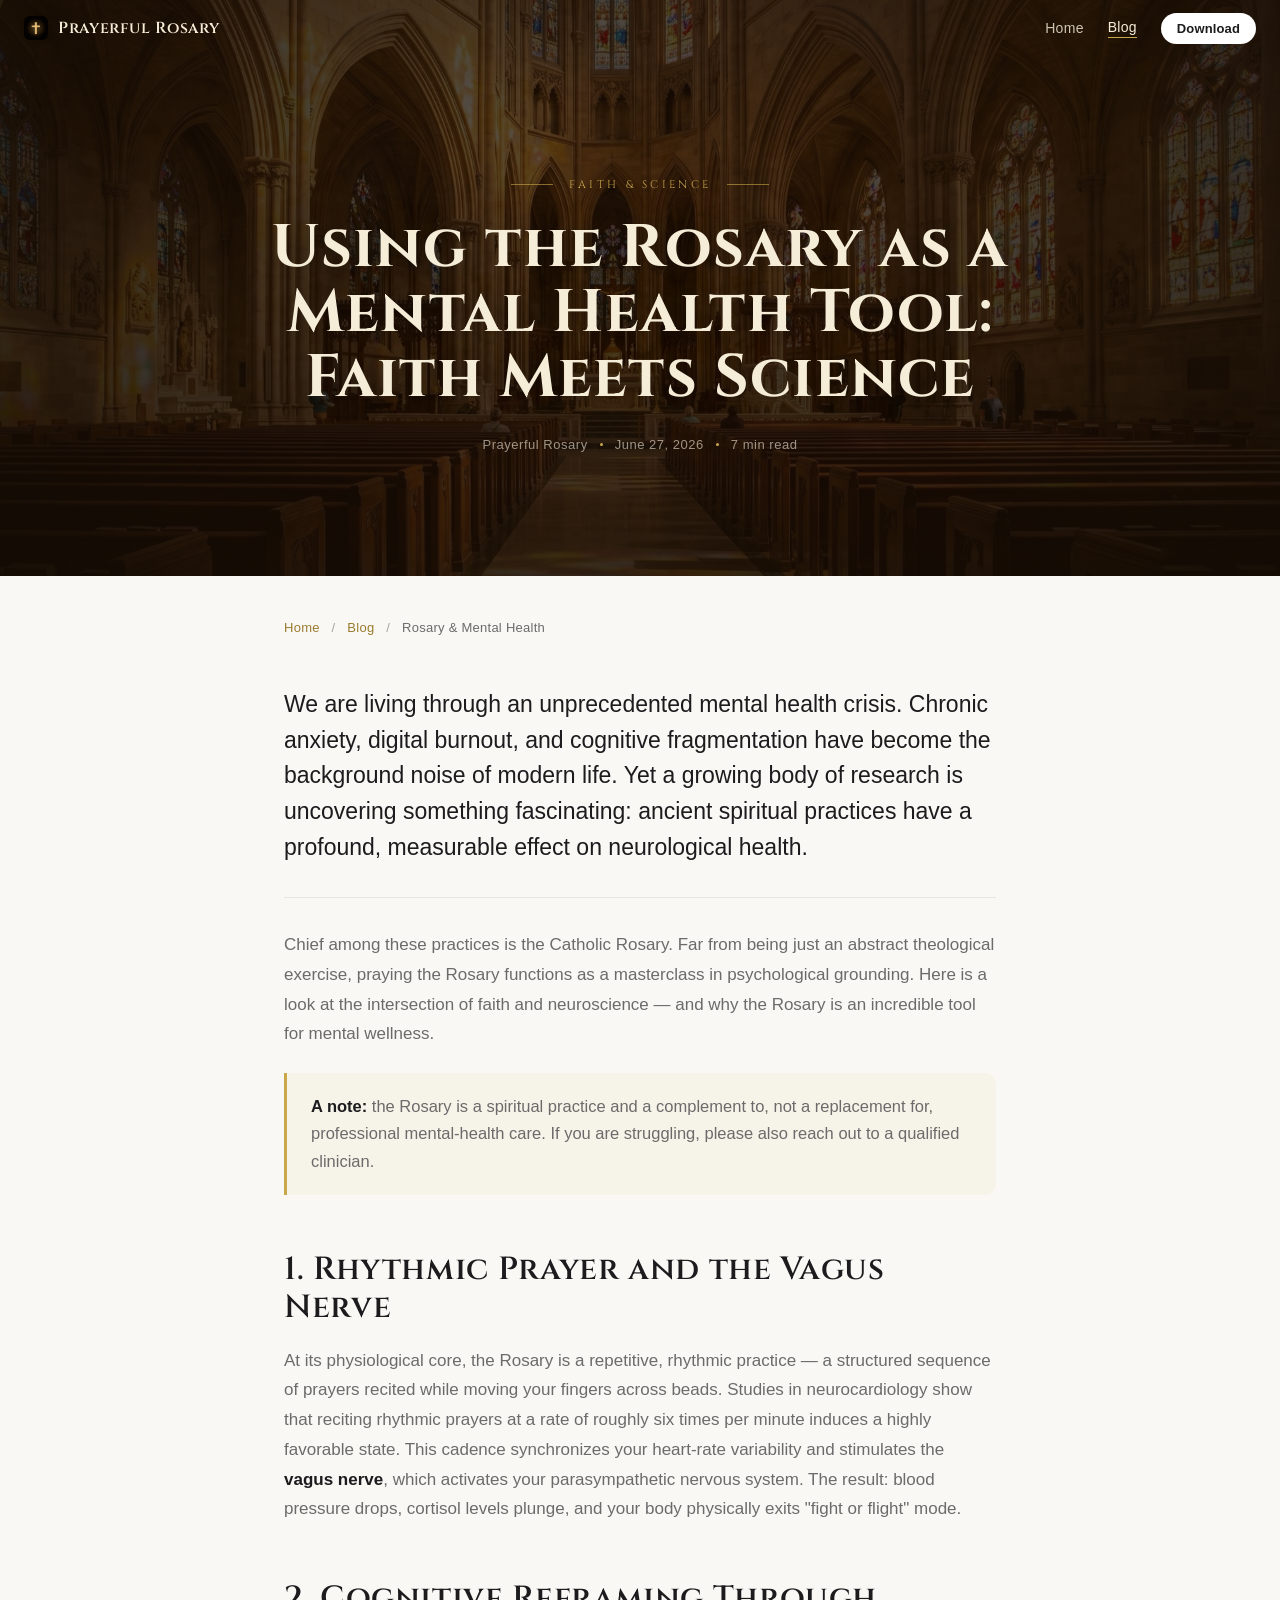
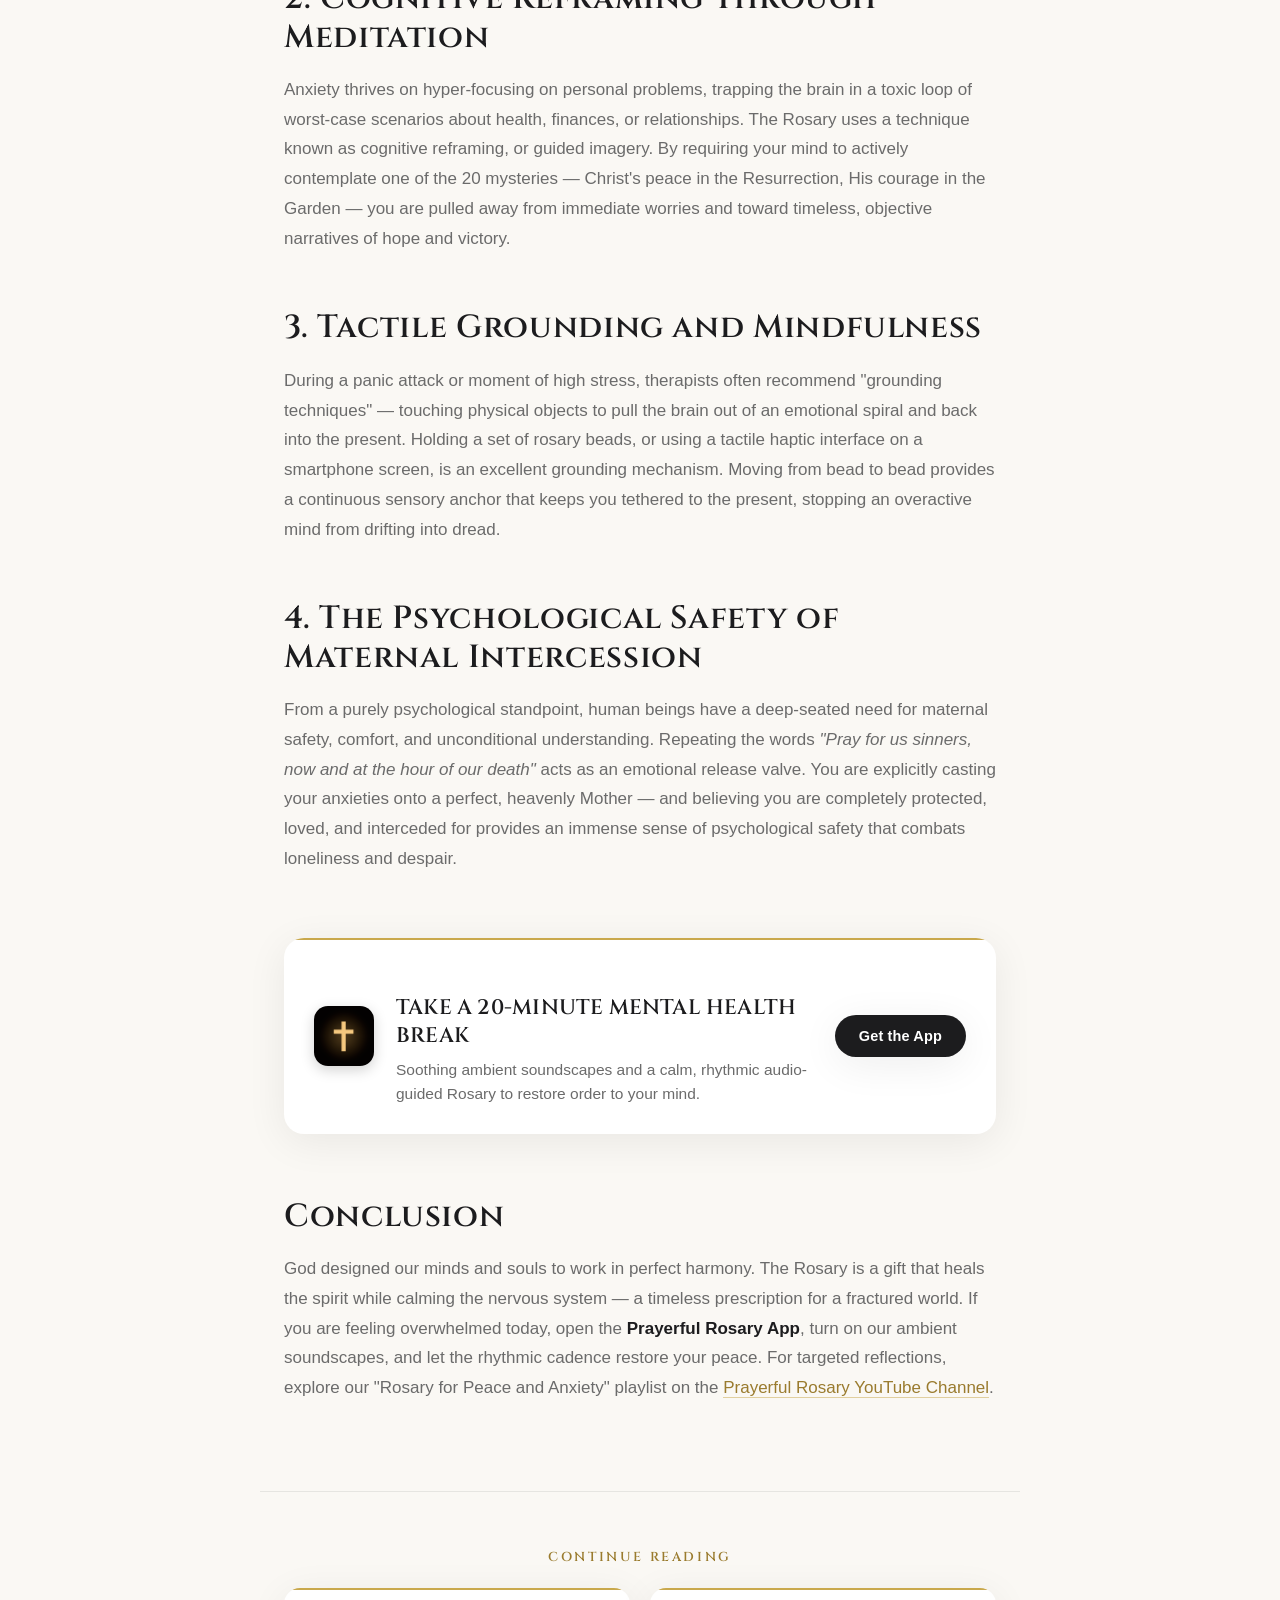
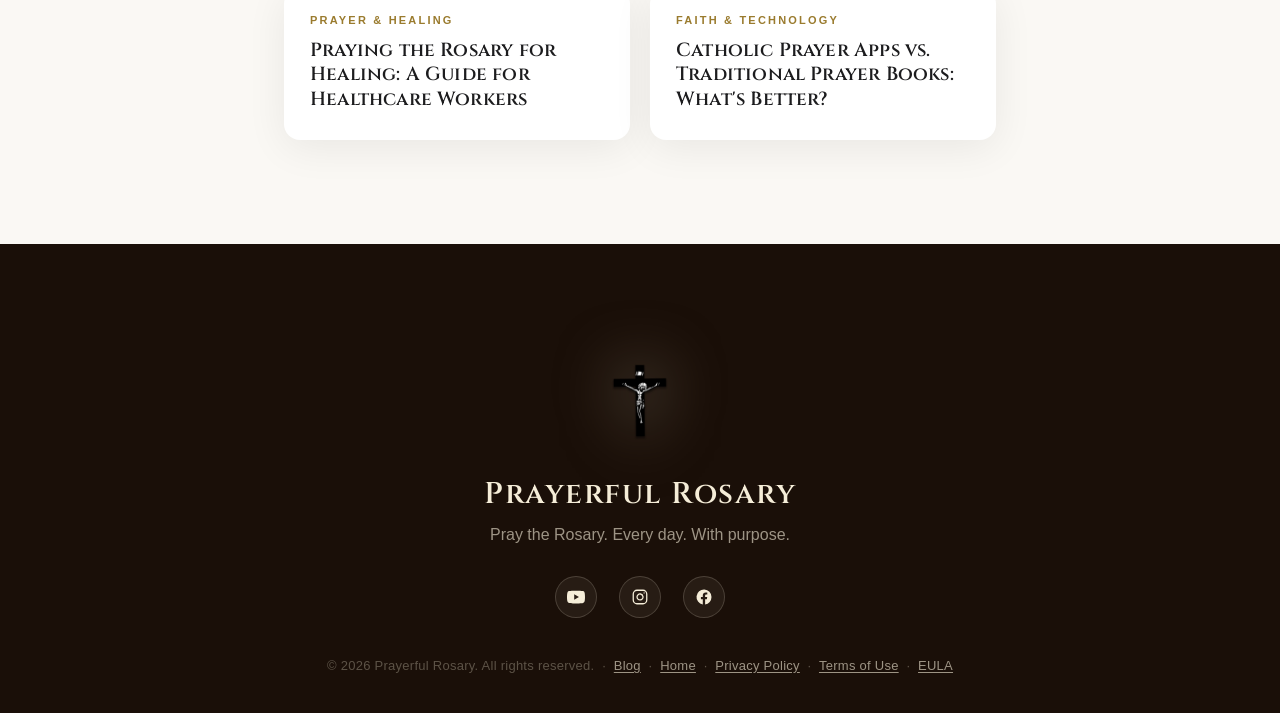
<file: rosary-as-mental-health-tool-faith-meets-science.html>
<!DOCTYPE html>
<html lang="en">
<head>
  <meta charset="UTF-8" />
  <meta name="viewport" content="width=device-width, initial-scale=1, viewport-fit=cover" />
  <title>Using the Rosary as a Mental Health Tool: Faith Meets Science — Prayerful Rosary</title>
  <meta name="description" content="Rhythmic prayer and the vagus nerve, cognitive reframing, and tactile grounding — the science behind why praying the Rosary calms anxiety and restores the mind." />
  <meta name="keywords" content="rosary for anxiety, rosary mental health, prayer and neuroscience, vagus nerve prayer, rosary for peace, faith and science, grounding techniques" />
  <meta name="author" content="Prayerful Rosary" />
  <meta name="robots" content="index,follow" />
  <link rel="canonical" href="https://prayerfulrosary.github.io/rosary-as-mental-health-tool-faith-meets-science.html" />

  <meta property="og:type" content="article" />
  <meta property="og:site_name" content="Prayerful Rosary" />
  <meta property="og:title" content="Using the Rosary as a Mental Health Tool: Faith Meets Science" />
  <meta property="og:description" content="The surprising neuroscience behind why praying the Rosary calms an anxious mind." />
  <meta property="og:url" content="https://prayerfulrosary.github.io/rosary-as-mental-health-tool-faith-meets-science.html" />
  <meta property="og:image" content="https://prayerfulrosary.github.io/marketing-assets/cathedral.jpg" />
  <meta property="article:published_time" content="2026-06-27" />
  <meta property="article:section" content="Faith & Science" />

  <meta name="twitter:card" content="summary_large_image" />
  <meta name="twitter:title" content="Using the Rosary as a Mental Health Tool: Faith Meets Science" />
  <meta name="twitter:description" content="The surprising neuroscience behind why praying the Rosary calms an anxious mind." />
  <meta name="twitter:image" content="https://prayerfulrosary.github.io/marketing-assets/cathedral.jpg" />
  <meta name="theme-color" content="#1A0F08" />

  <script type="application/ld+json">
  {
    "@context": "https://schema.org",
    "@type": "BlogPosting",
    "headline": "Using the Rosary as a Mental Health Tool: Faith Meets Science",
    "description": "The intersection of faith and neuroscience, and why the Rosary is a tool for mental wellness.",
    "image": "https://prayerfulrosary.github.io/marketing-assets/cathedral.jpg",
    "datePublished": "2026-06-27",
    "dateModified": "2026-06-27",
    "articleSection": "Faith & Science",
    "author": { "@type": "Organization", "name": "Prayerful Rosary" },
    "publisher": {
      "@type": "Organization",
      "name": "Prayerful Rosary",
      "logo": { "@type": "ImageObject", "url": "https://prayerfulrosary.github.io/marketing-assets/app-icon.png" }
    },
    "mainEntityOfPage": { "@type": "WebPage", "@id": "https://prayerfulrosary.github.io/rosary-as-mental-health-tool-faith-meets-science.html" }
  }
  </script>

  <link rel="preload" href="./marketing-assets/Cinzel-Variable.ttf" as="font" type="font/ttf" crossorigin />
  <link rel="icon" type="image/png" href="./marketing-assets/app-icon.png" />
  <link rel="stylesheet" href="./blog-article.css" />
</head>

<body>

  <nav class="nav" id="nav">
    <a class="nav-brand" href="index.html" aria-label="Prayerful Rosary home">
      <img src="./marketing-assets/app-icon.png" alt="" />
      <span>Prayerful Rosary</span>
    </a>
    <div class="nav-links">
      <a class="nav-link" href="index.html">Home</a>
      <a class="nav-link active" href="blog.html">Blog</a>
      <a class="nav-cta" href="https://apps.apple.com/us/app/prayerful-rosary/id6782238801" target="_blank" rel="noopener noreferrer" aria-label="Download Prayerful Rosary on the App Store">Download</a>
    </div>
  </nav>

  <header class="page-hero">
    <div class="hero-bg"></div>
    <div class="hero-overlay"></div>
    <div class="page-hero-inner">
      <div class="hero-eyebrow">Faith &amp; Science</div>
      <h1 class="page-hero-title">Using the Rosary as a Mental Health Tool: Faith Meets Science</h1>
      <div class="post-byline">
        <span>Prayerful Rosary</span><span class="dot"></span><span>June 27, 2026</span><span class="dot"></span><span>7 min read</span>
      </div>
    </div>
  </header>

  <main class="post-body">
    <nav class="breadcrumb wrap" aria-label="Breadcrumb">
      <a href="index.html">Home</a> <span>/</span> <a href="blog.html">Blog</a> <span>/</span> <span class="current">Rosary &amp; Mental Health</span>
    </nav>

    <article class="post wrap">

      <p class="lede">We are living through an unprecedented mental health crisis. Chronic anxiety, digital burnout, and cognitive fragmentation have become the background noise of modern life. Yet a growing body of research is uncovering something fascinating: ancient spiritual practices have a profound, measurable effect on neurological health.</p>

      <p>Chief among these practices is the Catholic Rosary. Far from being just an abstract theological exercise, praying the Rosary functions as a masterclass in psychological grounding. Here is a look at the intersection of faith and neuroscience — and why the Rosary is an incredible tool for mental wellness.</p>

      <p class="note"><strong>A note:</strong> the Rosary is a spiritual practice and a complement to, not a replacement for, professional mental-health care. If you are struggling, please also reach out to a qualified clinician.</p>

      <section class="reveal">
        <h2>1. Rhythmic Prayer and the Vagus Nerve</h2>
        <p>At its physiological core, the Rosary is a repetitive, rhythmic practice — a structured sequence of prayers recited while moving your fingers across beads. Studies in neurocardiology show that reciting rhythmic prayers at a rate of roughly six times per minute induces a highly favorable state. This cadence synchronizes your heart-rate variability and stimulates the <strong>vagus nerve</strong>, which activates your parasympathetic nervous system. The result: blood pressure drops, cortisol levels plunge, and your body physically exits "fight or flight" mode.</p>
      </section>

      <section class="reveal">
        <h2>2. Cognitive Reframing Through Meditation</h2>
        <p>Anxiety thrives on hyper-focusing on personal problems, trapping the brain in a toxic loop of worst-case scenarios about health, finances, or relationships. The Rosary uses a technique known as cognitive reframing, or guided imagery. By requiring your mind to actively contemplate one of the 20 mysteries — Christ's peace in the Resurrection, His courage in the Garden — you are pulled away from immediate worries and toward timeless, objective narratives of hope and victory.</p>
      </section>

      <section class="reveal">
        <h2>3. Tactile Grounding and Mindfulness</h2>
        <p>During a panic attack or moment of high stress, therapists often recommend "grounding techniques" — touching physical objects to pull the brain out of an emotional spiral and back into the present. Holding a set of rosary beads, or using a tactile haptic interface on a smartphone screen, is an excellent grounding mechanism. Moving from bead to bead provides a continuous sensory anchor that keeps you tethered to the present, stopping an overactive mind from drifting into dread.</p>
      </section>

      <section class="reveal">
        <h2>4. The Psychological Safety of Maternal Intercession</h2>
        <p>From a purely psychological standpoint, human beings have a deep-seated need for maternal safety, comfort, and unconditional understanding. Repeating the words <em>"Pray for us sinners, now and at the hour of our death"</em> acts as an emotional release valve. You are explicitly casting your anxieties onto a perfect, heavenly Mother — and believing you are completely protected, loved, and interceded for provides an immense sense of psychological safety that combats loneliness and despair.</p>
      </section>

      <div class="app-cta reveal">
        <div class="app-cta-icon"><img src="./marketing-assets/app-icon.png" alt="Prayerful Rosary app icon" /></div>
        <div class="app-cta-text">
          <h3>Take a 20-minute mental health break</h3>
          <p>Soothing ambient soundscapes and a calm, rhythmic audio-guided Rosary to restore order to your mind.</p>
        </div>
        <a class="app-cta-btn" href="https://apps.apple.com/us/app/prayerful-rosary/id6782238801" target="_blank" rel="noopener noreferrer">Get the App</a>
      </div>

      <section class="reveal">
        <h2>Conclusion</h2>
        <p>God designed our minds and souls to work in perfect harmony. The Rosary is a gift that heals the spirit while calming the nervous system — a timeless prescription for a fractured world. If you are feeling overwhelmed today, open the <strong>Prayerful Rosary App</strong>, turn on our ambient soundscapes, and let the rhythmic cadence restore your peace. For targeted reflections, explore our "Rosary for Peace and Anxiety" playlist on the <a class="inline" href="https://youtube.com/@PRAYERFULROSARY" target="_blank" rel="noopener">Prayerful Rosary YouTube Channel</a>.</p>
      </section>

    </article>

    <aside class="related wrap reveal">
      <div class="related-head">Continue reading</div>
      <div class="related-grid">
        <a class="related-card" href="praying-the-rosary-for-healing-healthcare-workers.html">
          <div class="post-cat">Prayer &amp; Healing</div>
          <h3>Praying the Rosary for Healing: A Guide for Healthcare Workers</h3>
        </a>
        <a class="related-card" href="catholic-prayer-apps-vs-traditional-prayer-books.html">
          <div class="post-cat">Faith &amp; Technology</div>
          <h3>Catholic Prayer Apps vs. Traditional Prayer Books: What's Better?</h3>
        </a>
      </div>
    </aside>
  </main>

  <footer class="site-footer">
    <img class="footer-crucifix" src="./marketing-assets/crucifix.png" alt="" loading="lazy" />
    <div class="footer-wordmark">Prayerful Rosary</div>
    <p class="footer-tag">Pray the Rosary. Every day. With purpose.</p>
    <div class="footer-socials">
      <a class="footer-social-link" href="https://youtube.com/@PRAYERFULROSARY" target="_blank" rel="noopener noreferrer" aria-label="YouTube" title="YouTube">
        <svg viewBox="0 0 24 24" fill="currentColor" aria-hidden="true"><path d="M23.5 6.2a3 3 0 0 0-2.1-2.1C19.5 3.5 12 3.5 12 3.5s-7.5 0-9.4.6A3 3 0 0 0 .5 6.2C0 8.1 0 12 0 12s0 3.9.5 5.8a3 3 0 0 0 2.1 2.1c1.9.6 9.4.6 9.4.6s7.5 0 9.4-.6a3 3 0 0 0 2.1-2.1C24 15.9 24 12 24 12s0-3.9-.5-5.8zM9.6 15.6V8.4l6.3 3.6-6.3 3.6z"/></svg>
      </a>
      <a class="footer-social-link" href="https://www.instagram.com/prayerfulrosary" target="_blank" rel="noopener noreferrer" aria-label="Instagram" title="Instagram">
        <svg viewBox="0 0 24 24" fill="none" stroke="currentColor" stroke-width="1.7" stroke-linecap="round" stroke-linejoin="round" aria-hidden="true"><rect x="3" y="3" width="18" height="18" rx="5" ry="5"/><path d="M16 11.4A4 4 0 1 1 12.6 8a4 4 0 0 1 3.4 3.4z"/><line x1="17.5" y1="6.5" x2="17.51" y2="6.5"/></svg>
      </a>
      <a class="footer-social-link" href="https://www.facebook.com/prayerfulrosary" target="_blank" rel="noopener noreferrer" aria-label="Facebook" title="Facebook">
        <svg viewBox="0 0 24 24" fill="currentColor" aria-hidden="true"><path d="M22 12a10 10 0 1 0-11.6 9.9v-7H7.9V12h2.5V9.8c0-2.5 1.5-3.9 3.8-3.9 1.1 0 2.2.2 2.2.2v2.5h-1.3c-1.2 0-1.6.8-1.6 1.6V12h2.8l-.5 2.9h-2.3v7A10 10 0 0 0 22 12z"/></svg>
      </a>
    </div>
    <div class="footer-copy">© <span id="y"></span> Prayerful Rosary. All rights reserved. &nbsp;·&nbsp; <a href="blog.html">Blog</a> &nbsp;·&nbsp; <a href="index.html">Home</a> &nbsp;·&nbsp; <a href="privacy.html">Privacy Policy</a> &nbsp;·&nbsp; <a href="terms.html">Terms of Use</a> &nbsp;·&nbsp; <a href="eula.html">EULA</a></div>
  </footer>

  <script src="./blog-article.js"></script>
</body>
</html>
</file>
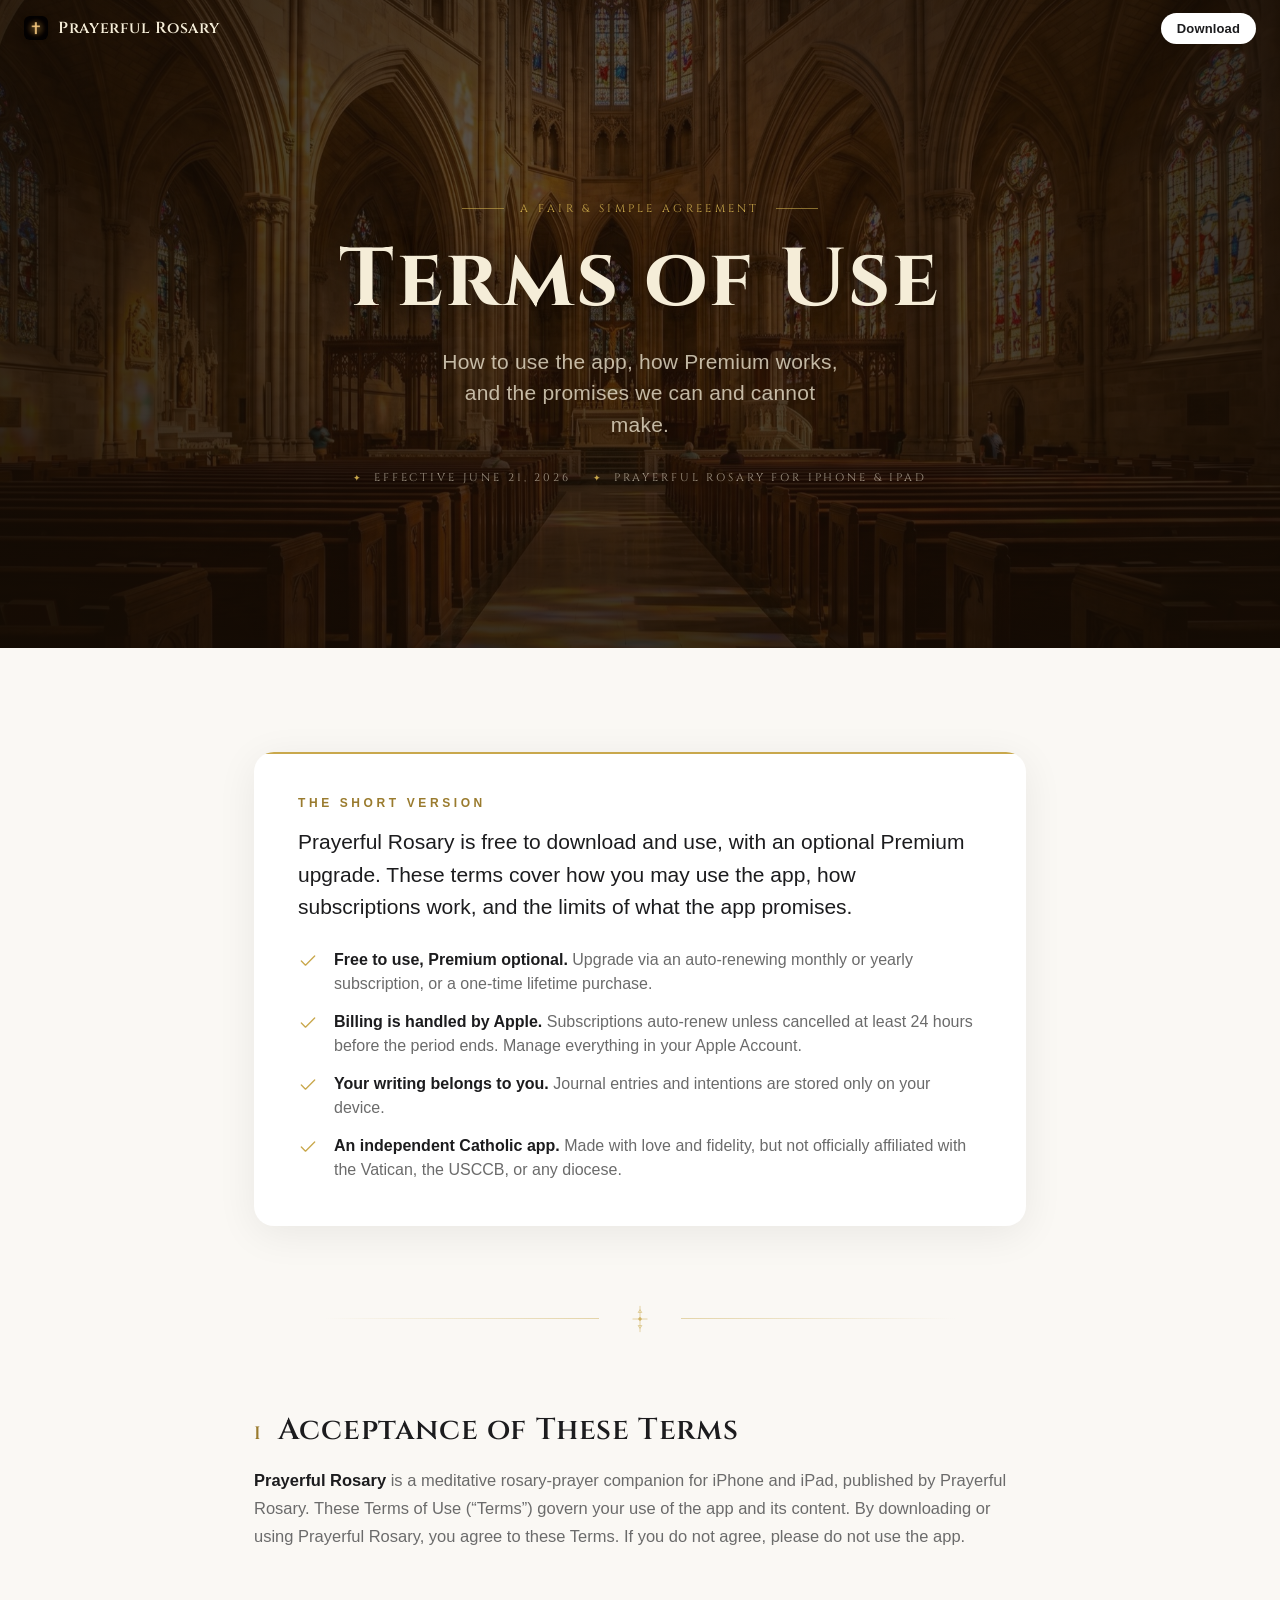
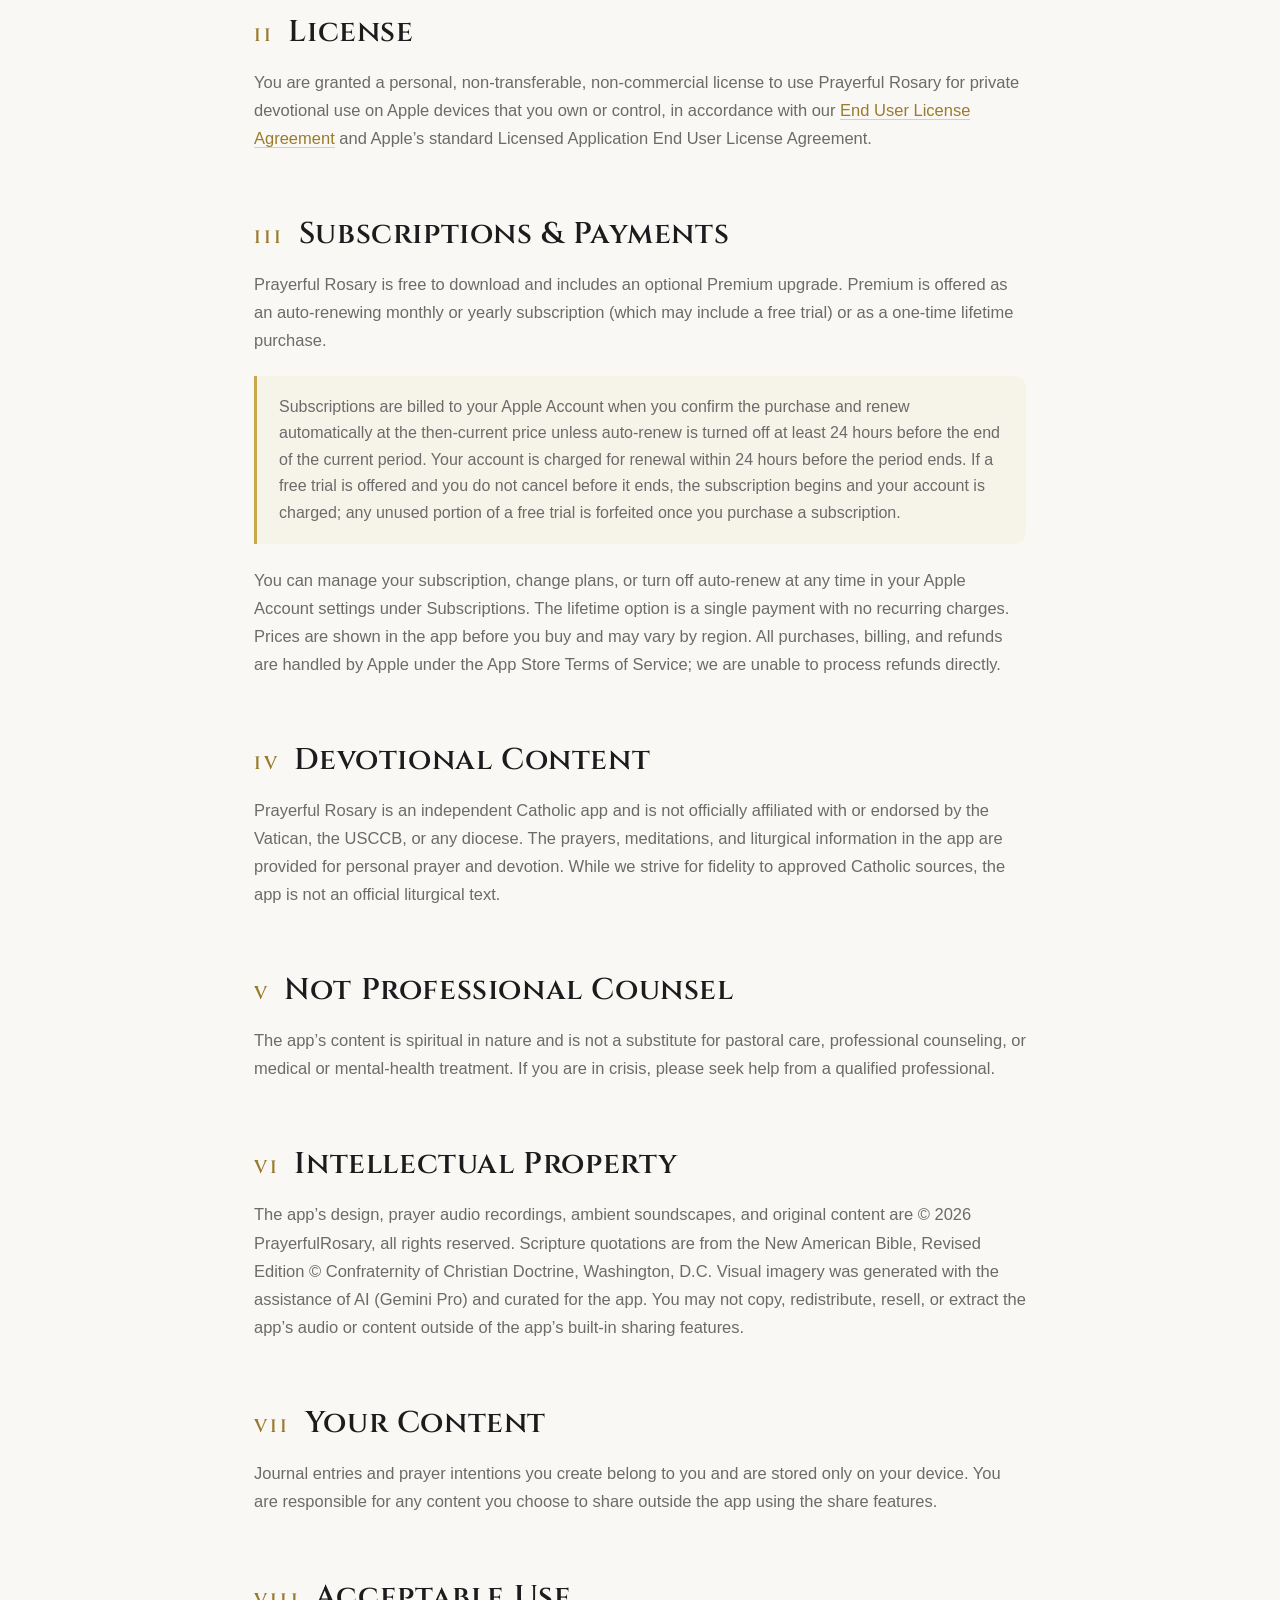
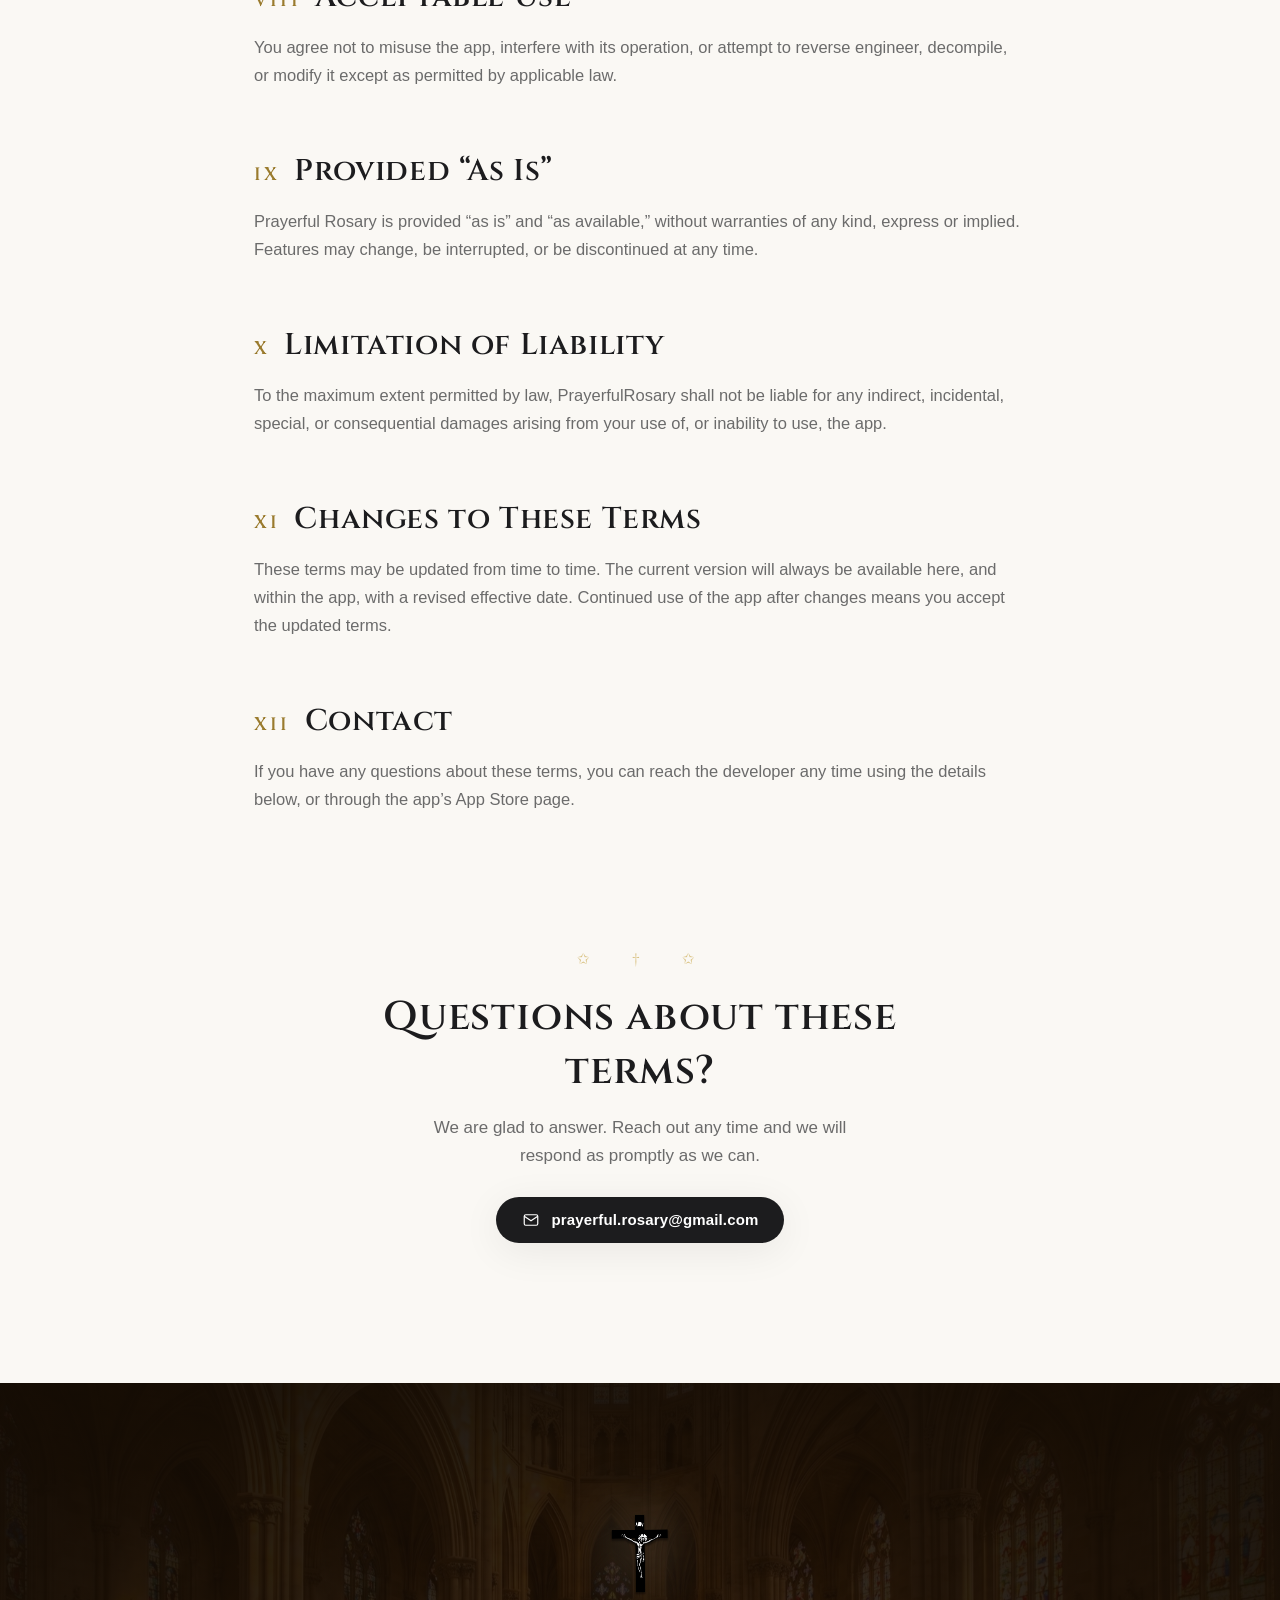
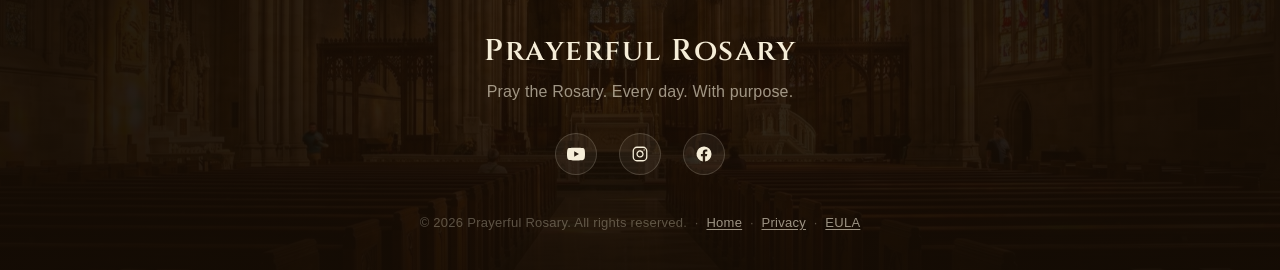
<file: terms.html>
<!DOCTYPE html>
<html lang="en">
<head>
  <meta charset="UTF-8" />
  <meta name="viewport" content="width=device-width, initial-scale=1, viewport-fit=cover" />
  <title>Terms of Use — Prayerful Rosary</title>
  <meta name="description" content="The Prayerful Rosary Terms of Use, including subscription and payment terms for the optional Premium upgrade. Free to use, with an optional auto-renewing subscription or one-time lifetime purchase billed through Apple." />
  <meta name="robots" content="index,follow" />
  <link rel="canonical" href="https://prayerfulrosary.github.io/terms.html" />
  <meta property="og:type" content="website" />
  <meta property="og:site_name" content="Prayerful Rosary" />
  <meta property="og:title" content="Terms of Use — Prayerful Rosary" />
  <meta property="og:description" content="How to use the app, how Premium subscriptions work, and the promises we can and can't make." />
  <meta property="og:url" content="https://prayerfulrosary.github.io/terms.html" />
  <meta property="og:image" content="https://prayerfulrosary.github.io/marketing-assets/og-cover.jpg" />
  <meta name="twitter:card" content="summary_large_image" />
  <meta name="twitter:title" content="Terms of Use — Prayerful Rosary" />
  <meta name="twitter:description" content="How to use the app, how Premium subscriptions work, and the promises we can and can't make." />
  <meta name="twitter:image" content="https://prayerfulrosary.github.io/marketing-assets/og-cover.jpg" />
  <meta name="theme-color" content="#1A0F08" />

  <link rel="preload" href="./marketing-assets/Cinzel-Variable.ttf" as="font" type="font/ttf" crossorigin />
  <link rel="icon" type="image/png" href="./marketing-assets/app-icon.png" />

  <style>
    /* ------------------------------------------------------------ FONTS */
    @font-face {
      font-family: 'Cinzel';
      src: url('./marketing-assets/Cinzel-Variable.ttf') format('truetype-variations'),
           url('./marketing-assets/Cinzel-Variable.ttf') format('truetype');
      font-weight: 400 900;
      font-style: normal;
      font-display: swap;
    }

    /* ------------------------------------------------------------ TOKENS (shared with index.html) */
    :root {
      --cream:           #F5EDD8;
      --cream-soft:      rgba(245, 237, 216, 0.75);
      --cream-dim:       rgba(245, 237, 216, 0.6);
      --cream-faint:     rgba(245, 237, 216, 0.3);
      --gold:            #C9A84C;
      --gold-ink:        #9A7B2E; /* darker gold for text/links on light backgrounds */
      --dark-warm:       #1A0F08;
      --dark-overlay:    rgba(20, 12, 4, 0.55);
      --dark-overlay-2:  rgba(20, 12, 4, 0.65);
      --off-white:       #FAF8F4;
      --label:           #1C1C1E;
      --secondary-label: #6B6B6B;
      --separator:       rgba(0, 0, 0, 0.08);
      --shadow-card:     0 8px 40px rgba(0, 0, 0, 0.07);
      --shadow-deep:     0 30px 80px rgba(0, 0, 0, 0.18);

      --font-display: 'Cinzel', Georgia, 'Times New Roman', serif;
      --font-body:    -apple-system, BlinkMacSystemFont, 'Helvetica Neue', 'Segoe UI', Roboto, sans-serif;

      --measure: 820px;
    }

    /* ------------------------------------------------------------ RESET */
    *, *::before, *::after { box-sizing: border-box; }
    html { scroll-behavior: smooth; -webkit-text-size-adjust: 100%; }
    body {
      margin: 0;
      font-family: var(--font-body);
      color: var(--label);
      background: var(--off-white);
      -webkit-font-smoothing: antialiased;
      -moz-osx-font-smoothing: grayscale;
      text-rendering: optimizeLegibility;
      overflow-x: hidden;
    }
    img { display: block; max-width: 100%; }
    button { font: inherit; cursor: pointer; border: none; background: none; }
    a { color: inherit; text-decoration: none; }
    h1, h2, h3 { margin: 0; font-weight: 600; }

    .wrap { max-width: var(--measure); margin: 0 auto; padding: 0 24px; }

    /* ------------------------------------------------------------ NAV (shared with index.html) */
    .nav {
      position: fixed;
      inset: 0 0 auto 0;
      height: 56px;
      padding: 0 24px;
      display: flex;
      align-items: center;
      justify-content: space-between;
      z-index: 100;
      background: transparent;
      transition: background 300ms ease, backdrop-filter 300ms ease,
                  box-shadow 300ms ease, color 300ms ease;
      color: var(--cream);
    }
    .nav.scrolled {
      background: rgba(255, 255, 255, 0.92);
      backdrop-filter: blur(16px);
      -webkit-backdrop-filter: blur(16px);
      box-shadow: 0 1px 0 var(--separator);
      color: var(--label);
    }
    .nav-brand {
      display: flex; align-items: center; gap: 10px;
      font-family: var(--font-display);
      font-size: 16px;
      letter-spacing: 0.04em;
      font-weight: 600;
    }
    .nav-brand img {
      width: 24px; height: 24px; border-radius: 6px;
      box-shadow: 0 1px 4px rgba(0,0,0,0.2);
    }
    .nav-cta {
      position: relative;
      padding: 8px 16px;
      border-radius: 999px;
      font-size: 13px;
      font-weight: 600;
      letter-spacing: 0.01em;
      background: #fff;
      color: var(--label);
      transition: background 300ms ease, color 300ms ease, transform 200ms ease;
    }
    .nav-cta:hover { transform: translateY(-1px); }
    .nav.scrolled .nav-cta { background: var(--label); color: #fff; }

    .tooltip {
      position: absolute;
      bottom: calc(100% + 8px);
      left: 50%;
      transform: translateX(-50%) translateY(4px);
      background: rgba(28, 28, 30, 0.95);
      color: #fff;
      font-size: 12px;
      letter-spacing: 0.02em;
      padding: 6px 10px;
      border-radius: 6px;
      white-space: nowrap;
      opacity: 0;
      pointer-events: none;
      transition: opacity 180ms ease, transform 180ms ease;
    }
    [data-tooltip]:hover .tooltip { opacity: 1; transform: translateX(-50%) translateY(0); }

    /* ------------------------------------------------------------ PAGE HERO (cathedral, like index.html) */
    .page-hero {
      position: relative;
      min-height: clamp(440px, 72vh, 660px);
      display: flex;
      align-items: center;
      justify-content: center;
      text-align: center;
      overflow: hidden;
      color: var(--cream);
      isolation: isolate;
      padding: 104px 24px 72px;
    }
    .hero-bg {
      position: absolute; inset: 0;
      background: url('./marketing-assets/cathedral.jpg') center/cover no-repeat;
      transform: scale(1.06);
      z-index: -2;
    }
    .hero-overlay {
      position: absolute; inset: 0;
      background:
        radial-gradient(ellipse at 50% 30%, rgba(20,12,4,0.25) 0%, rgba(20,12,4,0.65) 70%, rgba(20,12,4,0.9) 100%),
        var(--dark-overlay);
      z-index: -1;
    }
    .page-hero-inner { max-width: 760px; }
    .hero-eyebrow {
      display: inline-flex; align-items: center; gap: 16px;
      font-family: var(--font-display);
      font-size: 11px;
      letter-spacing: 0.3em;
      text-transform: uppercase;
      color: var(--gold);
      margin-bottom: 24px;
    }
    .hero-eyebrow::before, .hero-eyebrow::after {
      content: ""; width: 42px; height: 1px; background: var(--gold); opacity: 0.6;
    }
    .page-hero-title {
      font-family: var(--font-display);
      font-weight: 700;
      font-size: clamp(42px, 7vw, 82px);
      line-height: 1.0;
      letter-spacing: 0.03em;
      color: var(--cream);
      text-shadow: 0 2px 30px rgba(0,0,0,0.45);
    }
    .page-hero-sub {
      margin: 24px auto 0;
      max-width: 34ch;
      font-size: clamp(17px, 1.8vw, 21px);
      line-height: 1.5;
      color: var(--cream-soft);
      letter-spacing: 0.01em;
    }
    .hero-stamp {
      margin-top: 30px;
      display: inline-flex; flex-wrap: wrap; justify-content: center;
      gap: 10px 22px;
      font-family: var(--font-display);
      font-size: 11px;
      letter-spacing: 0.26em;
      text-transform: uppercase;
      color: var(--cream-dim);
    }
    .hero-stamp span { display: inline-flex; align-items: center; gap: 10px; }
    .hero-stamp span::before { content: "✦"; color: var(--gold); font-size: 9px; }

    /* ------------------------------------------------------------ LEGAL BODY (light) */
    .legal-body {
      background: var(--off-white);
      padding: clamp(64px, 9vw, 104px) 0 clamp(56px, 8vw, 96px);
    }

    /* summary card — same language as index.html .card */
    .summary-card {
      position: relative;
      background: #fff;
      border-radius: 20px;
      padding: clamp(28px, 4vw, 44px);
      box-shadow: var(--shadow-card);
      overflow: hidden;
      isolation: isolate;
    }
    .summary-card::before {
      content: "";
      position: absolute; top: 0; left: 0; right: 0;
      height: 2px;
      background: var(--gold);
    }
    .summary-kicker {
      font-size: 12px;
      letter-spacing: 0.3em;
      text-transform: uppercase;
      color: var(--gold-ink);
      font-weight: 600;
      margin-bottom: 16px;
    }
    .summary-lede {
      font-size: clamp(18px, 2vw, 21px);
      line-height: 1.55;
      color: var(--label);
      margin: 0;
    }
    .summary-list {
      list-style: none;
      margin: 24px 0 0;
      padding: 0;
      display: grid;
      gap: 14px;
    }
    .summary-list li {
      display: grid;
      grid-template-columns: 24px 1fr;
      gap: 12px;
      font-size: 16px;
      line-height: 1.5;
      color: var(--secondary-label);
    }
    .summary-list li svg { width: 20px; height: 20px; margin-top: 3px; color: var(--gold); }
    .summary-list li b { color: var(--label); font-weight: 600; }

    /* ornamental divider */
    .divider {
      display: grid;
      grid-template-columns: 1fr auto 1fr;
      align-items: center;
      gap: 26px;
      margin: clamp(48px, 7vw, 78px) auto;
      max-width: 680px;
      padding: 0 24px;
      color: var(--gold);
    }
    .divider::before, .divider::after {
      content: "";
      height: 1px;
      background: linear-gradient(90deg, transparent, currentColor);
      opacity: 0.45;
    }
    .divider::after { background: linear-gradient(90deg, currentColor, transparent); }
    .divider svg { width: 30px; height: 30px; opacity: 0.85; }

    /* legal prose */
    .legal section { margin-top: clamp(44px, 6vw, 64px); }
    .legal section:first-of-type { margin-top: 0; }
    .legal h2 {
      font-family: var(--font-display);
      font-weight: 600;
      font-size: clamp(22px, 3vw, 30px);
      letter-spacing: 0.02em;
      line-height: 1.2;
      color: var(--label);
      display: flex;
      align-items: baseline;
      gap: 14px;
    }
    .legal h2 .no {
      font-size: 0.6em;
      letter-spacing: 0.18em;
      color: var(--gold-ink);
      font-weight: 600;
      flex: none;
    }
    .legal h2 + p { margin-top: 18px; }
    .legal h3 {
      font-family: var(--font-display);
      font-weight: 600;
      font-size: 15px;
      letter-spacing: 0.14em;
      text-transform: uppercase;
      color: var(--gold-ink);
      margin: 28px 0 10px;
    }
    .legal p {
      margin: 16px 0;
      color: var(--secondary-label);
      font-size: 16.5px;
      line-height: 1.7;
    }
    .legal p strong, .legal li strong { color: var(--label); font-weight: 600; }
    .legal a.inline {
      color: var(--gold-ink);
      border-bottom: 1px solid rgba(201, 168, 76, 0.5);
      transition: color 0.25s ease, border-color 0.25s ease;
    }
    .legal a.inline:hover { color: var(--label); border-color: var(--label); }
    .legal ul { margin: 16px 0; padding: 0; display: grid; gap: 11px; }
    .legal ul li {
      list-style: none;
      position: relative;
      padding-left: 26px;
      color: var(--secondary-label);
      font-size: 16.5px;
      line-height: 1.6;
    }
    .legal ul li::before {
      content: "✦";
      position: absolute; left: 0; top: 2px;
      color: var(--gold);
      font-size: 11px;
    }
    .legal .note {
      margin: 22px 0;
      padding: 18px 22px;
      border-left: 3px solid var(--gold);
      background: rgba(201, 168, 76, 0.07);
      border-radius: 0 12px 12px 0;
      font-size: 16px;
      line-height: 1.65;
      color: var(--secondary-label);
    }
    .legal .note strong { color: var(--label); }

    /* ------------------------------------------------------------ CONTACT (light) */
    .contact {
      background: var(--off-white);
      text-align: center;
      padding: clamp(8px, 3vw, 24px) 24px clamp(96px, 12vw, 140px);
    }
    .contact .inner { max-width: 640px; margin: 0 auto; }
    .contact-ornament {
      font-family: var(--font-display);
      font-size: 15px;
      letter-spacing: 0.5em;
      color: var(--gold);
      opacity: 0.7;
      margin-bottom: 20px;
    }
    .contact h2 {
      font-family: var(--font-display);
      font-weight: 600;
      font-size: clamp(26px, 3.4vw, 40px);
      letter-spacing: 0.02em;
      color: var(--label);
    }
    .contact p { margin: 16px auto 0; max-width: 46ch; color: var(--secondary-label); font-size: 17px; line-height: 1.6; }
    .contact-mail {
      display: inline-flex; align-items: center; gap: 12px;
      margin-top: 28px;
      padding: 14px 26px;
      border-radius: 999px;
      background: var(--label);
      color: #fff;
      font-weight: 600;
      font-size: 15px;
      letter-spacing: 0.01em;
      box-shadow: var(--shadow-card);
      transition: transform 220ms cubic-bezier(.2,.8,.2,1), box-shadow 220ms ease;
    }
    .contact-mail:hover { transform: translateY(-2px); box-shadow: var(--shadow-deep); }
    .contact-mail svg { width: 18px; height: 18px; }

    /* ------------------------------------------------------------ FOOTER (cathedral, like index.html) */
    .site-footer {
      position: relative;
      display: flex;
      flex-direction: column;
      align-items: center;
      text-align: center;
      color: var(--cream);
      overflow: hidden;
      isolation: isolate;
      padding: clamp(80px, 11vw, 120px) 24px 40px;
    }
    .footer-bg {
      position: absolute; inset: 0;
      background: url('./marketing-assets/cathedral.jpg') center/cover no-repeat;
      transform: scale(1.08);
      filter: brightness(0.95);
      z-index: -2;
    }
    .footer-overlay {
      position: absolute; inset: 0;
      background:
        radial-gradient(ellipse at 50% 50%, rgba(20,12,4,0.5) 0%, rgba(20,12,4,0.88) 80%),
        var(--dark-overlay-2);
      z-index: -1;
    }
    .footer-crucifix {
      height: 104px;
      filter: drop-shadow(0 0 32px rgba(245,237,216,0.5));
    }
    .footer-wordmark {
      margin-top: 24px;
      font-family: var(--font-display);
      font-weight: 600;
      font-size: clamp(22px, 3vw, 30px);
      letter-spacing: 0.05em;
      color: var(--cream);
    }
    .footer-tag {
      margin: 12px 0 0;
      font-size: 16px;
      color: var(--cream-dim);
      letter-spacing: 0.01em;
    }
    .footer-socials {
      margin-top: 32px;
      display: flex;
      align-items: center;
      justify-content: center;
      gap: 22px;
    }
    .footer-social-link {
      display: grid;
      place-items: center;
      width: 42px;
      height: 42px;
      border-radius: 50%;
      color: var(--cream);
      background: rgba(245, 237, 216, 0.06);
      border: 1px solid rgba(245, 237, 216, 0.18);
      transition: transform 220ms cubic-bezier(.2,.8,.2,1),
                  background 220ms ease, border-color 220ms ease, color 220ms ease;
    }
    .footer-social-link:hover {
      transform: translateY(-2px);
      background: rgba(245, 237, 216, 0.14);
      border-color: rgba(245, 237, 216, 0.4);
      color: #fff;
    }
    .footer-social-link svg { width: 18px; height: 18px; display: block; }
    .footer-copy {
      margin-top: 40px;
      font-size: 13px;
      color: var(--cream-faint);
      letter-spacing: 0.02em;
    }
    .footer-copy a {
      color: var(--cream-dim);
      text-decoration: underline;
      text-underline-offset: 2px;
      transition: color 220ms ease;
    }
    .footer-copy a:hover { color: var(--cream); }

    /* ------------------------------------------------------------ REVEAL */
    .reveal {
      opacity: 0;
      transform: translateY(16px);
      transition: opacity 1.0s ease, transform 1.0s cubic-bezier(0.2, 0.8, 0.2, 1);
    }
    .reveal.in { opacity: 1; transform: none; }

    /* ------------------------------------------------------------ RESPONSIVE */
    @media (max-width: 768px) {
      .nav { padding: 0 16px; }
      .page-hero { padding: 96px 20px 56px; }
      .legal h2 { gap: 10px; }
    }

    /* ------------------------------------------------------------ MOTION-SAFE */
    @media (prefers-reduced-motion: reduce) {
      *, *::before, *::after {
        animation-duration: 0.01ms !important;
        animation-iteration-count: 1 !important;
        transition-duration: 0.01ms !important;
      }
      .reveal { opacity: 1; transform: none; }
    }
  </style>
</head>

<body>

  <!-- ===== NAV ===== -->
  <nav class="nav" id="nav">
    <a class="nav-brand" href="index.html" aria-label="Prayerful Rosary home">
      <img src="./marketing-assets/app-icon.png" alt="" />
      <span>Prayerful Rosary</span>
    </a>
    <button class="nav-cta" data-tooltip type="button" aria-label="Coming soon to the App Store">
      Download
      <span class="tooltip">Coming soon to the App Store</span>
    </button>
  </nav>

  <!-- ===== PAGE HERO ===== -->
  <header class="page-hero">
    <div class="hero-bg"></div>
    <div class="hero-overlay"></div>
    <div class="page-hero-inner">
      <div class="hero-eyebrow">A Fair &amp; Simple Agreement</div>
      <h1 class="page-hero-title">Terms of Use</h1>
      <p class="page-hero-sub">How to use the app, how Premium works, and the promises we can and cannot make.</p>
      <div class="hero-stamp">
        <span>Effective June&nbsp;21,&nbsp;2026</span>
        <span>Prayerful Rosary for iPhone &amp; iPad</span>
      </div>
    </div>
  </header>

  <!-- ===== LEGAL BODY ===== -->
  <main class="legal-body">

    <!-- summary card -->
    <section class="wrap reveal">
      <div class="summary-card">
        <div class="summary-kicker">The Short Version</div>
        <p class="summary-lede">Prayerful Rosary is free to download and use, with an optional Premium upgrade. These terms cover how you may use the app, how subscriptions work, and the limits of what the app promises.</p>
        <ul class="summary-list">
          <li>
            <svg viewBox="0 0 24 24" fill="none" stroke="currentColor" stroke-width="1.6"><path d="M20 6 9 17l-5-5" stroke-linecap="round" stroke-linejoin="round"/></svg>
            <span><b>Free to use, Premium optional.</b> Upgrade via an auto-renewing monthly or yearly subscription, or a one-time lifetime purchase.</span>
          </li>
          <li>
            <svg viewBox="0 0 24 24" fill="none" stroke="currentColor" stroke-width="1.6"><path d="M20 6 9 17l-5-5" stroke-linecap="round" stroke-linejoin="round"/></svg>
            <span><b>Billing is handled by Apple.</b> Subscriptions auto-renew unless cancelled at least 24 hours before the period ends. Manage everything in your Apple Account.</span>
          </li>
          <li>
            <svg viewBox="0 0 24 24" fill="none" stroke="currentColor" stroke-width="1.6"><path d="M20 6 9 17l-5-5" stroke-linecap="round" stroke-linejoin="round"/></svg>
            <span><b>Your writing belongs to you.</b> Journal entries and intentions are stored only on your device.</span>
          </li>
          <li>
            <svg viewBox="0 0 24 24" fill="none" stroke="currentColor" stroke-width="1.6"><path d="M20 6 9 17l-5-5" stroke-linecap="round" stroke-linejoin="round"/></svg>
            <span><b>An independent Catholic app.</b> Made with love and fidelity, but not officially affiliated with the Vatican, the USCCB, or any diocese.</span>
          </li>
        </ul>
      </div>
    </section>

    <div class="divider" aria-hidden="true">
      <svg viewBox="0 0 64 64" fill="none" stroke="currentColor" stroke-width="1.2">
        <path d="M32 4v56M16 32h32M32 12l-4 6h8zM32 52l-4-6h8z"/>
        <circle cx="32" cy="32" r="3" fill="currentColor"/>
      </svg>
    </div>

    <!-- prose -->
    <article class="legal wrap">

      <section class="reveal">
        <h2><span class="no">I</span> Acceptance of These Terms</h2>
        <p><strong>Prayerful Rosary</strong> is a meditative rosary-prayer companion for iPhone and iPad, published by Prayerful Rosary. These Terms of Use (“Terms”) govern your use of the app and its content. By downloading or using Prayerful Rosary, you agree to these Terms. If you do not agree, please do not use the app.</p>
      </section>

      <section class="reveal">
        <h2><span class="no">II</span> License</h2>
        <p>You are granted a personal, non-transferable, non-commercial license to use Prayerful Rosary for private devotional use on Apple devices that you own or control, in accordance with our <a class="inline" href="eula.html">End User License Agreement</a> and Apple’s standard Licensed Application End User License Agreement.</p>
      </section>

      <section class="reveal">
        <h2><span class="no">III</span> Subscriptions &amp; Payments</h2>
        <p>Prayerful Rosary is free to download and includes an optional Premium upgrade. Premium is offered as an auto-renewing monthly or yearly subscription (which may include a free trial) or as a one-time lifetime purchase.</p>
        <p class="note">Subscriptions are billed to your Apple Account when you confirm the purchase and renew automatically at the then-current price unless auto-renew is turned off at least 24 hours before the end of the current period. Your account is charged for renewal within 24 hours before the period ends. If a free trial is offered and you do not cancel before it ends, the subscription begins and your account is charged; any unused portion of a free trial is forfeited once you purchase a subscription.</p>
        <p>You can manage your subscription, change plans, or turn off auto-renew at any time in your Apple Account settings under Subscriptions. The lifetime option is a single payment with no recurring charges. Prices are shown in the app before you buy and may vary by region. All purchases, billing, and refunds are handled by Apple under the App Store Terms of Service; we are unable to process refunds directly.</p>
      </section>

      <section class="reveal">
        <h2><span class="no">IV</span> Devotional Content</h2>
        <p>Prayerful Rosary is an independent Catholic app and is not officially affiliated with or endorsed by the Vatican, the USCCB, or any diocese. The prayers, meditations, and liturgical information in the app are provided for personal prayer and devotion. While we strive for fidelity to approved Catholic sources, the app is not an official liturgical text.</p>
      </section>

      <section class="reveal">
        <h2><span class="no">V</span> Not Professional Counsel</h2>
        <p>The app’s content is spiritual in nature and is not a substitute for pastoral care, professional counseling, or medical or mental-health treatment. If you are in crisis, please seek help from a qualified professional.</p>
      </section>

      <section class="reveal">
        <h2><span class="no">VI</span> Intellectual Property</h2>
        <p>The app’s design, prayer audio recordings, ambient soundscapes, and original content are © 2026 PrayerfulRosary, all rights reserved. Scripture quotations are from the New American Bible, Revised Edition © Confraternity of Christian Doctrine, Washington, D.C. Visual imagery was generated with the assistance of AI (Gemini Pro) and curated for the app. You may not copy, redistribute, resell, or extract the app’s audio or content outside of the app’s built-in sharing features.</p>
      </section>

      <section class="reveal">
        <h2><span class="no">VII</span> Your Content</h2>
        <p>Journal entries and prayer intentions you create belong to you and are stored only on your device. You are responsible for any content you choose to share outside the app using the share features.</p>
      </section>

      <section class="reveal">
        <h2><span class="no">VIII</span> Acceptable Use</h2>
        <p>You agree not to misuse the app, interfere with its operation, or attempt to reverse engineer, decompile, or modify it except as permitted by applicable law.</p>
      </section>

      <section class="reveal">
        <h2><span class="no">IX</span> Provided “As Is”</h2>
        <p>Prayerful Rosary is provided “as is” and “as available,” without warranties of any kind, express or implied. Features may change, be interrupted, or be discontinued at any time.</p>
      </section>

      <section class="reveal">
        <h2><span class="no">X</span> Limitation of Liability</h2>
        <p>To the maximum extent permitted by law, PrayerfulRosary shall not be liable for any indirect, incidental, special, or consequential damages arising from your use of, or inability to use, the app.</p>
      </section>

      <section class="reveal">
        <h2><span class="no">XI</span> Changes to These Terms</h2>
        <p>These terms may be updated from time to time. The current version will always be available here, and within the app, with a revised effective date. Continued use of the app after changes means you accept the updated terms.</p>
      </section>

      <section class="reveal">
        <h2><span class="no">XII</span> Contact</h2>
        <p>If you have any questions about these terms, you can reach the developer any time using the details below, or through the app’s App Store page.</p>
      </section>

    </article>
  </main>

  <!-- ===== CONTACT ===== -->
  <section class="contact reveal">
    <div class="inner">
      <div class="contact-ornament">&#10025; &nbsp; &#8224; &nbsp; &#10025;</div>
      <h2>Questions about these terms?</h2>
      <p>We are glad to answer. Reach out any time and we will respond as promptly as we can.</p>
      <a class="contact-mail" href="mailto:prayerful.rosary@gmail.com?subject=Terms%20of%20Use%20Question">
        <svg viewBox="0 0 24 24" fill="none" stroke="currentColor" stroke-width="1.6"><rect x="3" y="5" width="18" height="14" rx="2"/><path d="m3 7 9 6 9-6"/></svg>
        prayerful.rosary@gmail.com
      </a>
    </div>
  </section>

  <!-- ===== FOOTER ===== -->
  <footer class="site-footer">
    <div class="footer-bg"></div>
    <div class="footer-overlay"></div>
    <img class="footer-crucifix" src="./marketing-assets/crucifix.png" alt="" loading="lazy" />
    <div class="footer-wordmark">Prayerful Rosary</div>
    <p class="footer-tag">Pray the Rosary. Every day. With purpose.</p>
    <div class="footer-socials">
      <a class="footer-social-link" href="https://youtube.com/@PRAYERFULROSARY" target="_blank" rel="noopener noreferrer" aria-label="YouTube" title="YouTube">
        <svg viewBox="0 0 24 24" fill="currentColor" aria-hidden="true">
          <path d="M23.5 6.2a3 3 0 0 0-2.1-2.1C19.5 3.5 12 3.5 12 3.5s-7.5 0-9.4.6A3 3 0 0 0 .5 6.2C0 8.1 0 12 0 12s0 3.9.5 5.8a3 3 0 0 0 2.1 2.1c1.9.6 9.4.6 9.4.6s7.5 0 9.4-.6a3 3 0 0 0 2.1-2.1C24 15.9 24 12 24 12s0-3.9-.5-5.8zM9.6 15.6V8.4l6.3 3.6-6.3 3.6z"/>
        </svg>
      </a>
      <a class="footer-social-link" href="https://www.instagram.com/prayerfulrosary" target="_blank" rel="noopener noreferrer" aria-label="Instagram" title="Instagram">
        <svg viewBox="0 0 24 24" fill="none" stroke="currentColor" stroke-width="1.7" stroke-linecap="round" stroke-linejoin="round" aria-hidden="true">
          <rect x="3" y="3" width="18" height="18" rx="5" ry="5"/>
          <path d="M16 11.4A4 4 0 1 1 12.6 8a4 4 0 0 1 3.4 3.4z"/>
          <line x1="17.5" y1="6.5" x2="17.51" y2="6.5"/>
        </svg>
      </a>
      <a class="footer-social-link" href="https://www.facebook.com/prayerfulrosary" target="_blank" rel="noopener noreferrer" aria-label="Facebook" title="Facebook">
        <svg viewBox="0 0 24 24" fill="currentColor" aria-hidden="true">
          <path d="M22 12a10 10 0 1 0-11.6 9.9v-7H7.9V12h2.5V9.8c0-2.5 1.5-3.9 3.8-3.9 1.1 0 2.2.2 2.2.2v2.5h-1.3c-1.2 0-1.6.8-1.6 1.6V12h2.8l-.5 2.9h-2.3v7A10 10 0 0 0 22 12z"/>
        </svg>
      </a>
    </div>
    <div class="footer-copy">© <span id="y"></span> Prayerful Rosary. All rights reserved. &nbsp;·&nbsp; <a href="index.html">Home</a> &nbsp;·&nbsp; <a href="privacy.html">Privacy</a> &nbsp;·&nbsp; <a href="eula.html">EULA</a></div>
  </footer>

  <script>
    document.getElementById('y').textContent = new Date().getFullYear();

    // Nav: transparent over the hero, solid once the hero scrolls past — same as index.html.
    const nav = document.getElementById('nav');
    const hero = document.querySelector('.page-hero');
    const onScroll = () => {
      const threshold = hero ? hero.offsetHeight - 72 : 400;
      nav.classList.toggle('scrolled', window.scrollY > threshold);
    };
    onScroll();
    window.addEventListener('scroll', onScroll, { passive: true });

    // Reveal sections on scroll.
    const io = new IntersectionObserver((entries) => {
      entries.forEach((e) => {
        if (e.isIntersecting) { e.target.classList.add('in'); io.unobserve(e.target); }
      });
    }, { threshold: 0.1, rootMargin: '0px 0px -6% 0px' });
    document.querySelectorAll('.reveal').forEach((el) => io.observe(el));
  </script>

</body>
</html>
</file>
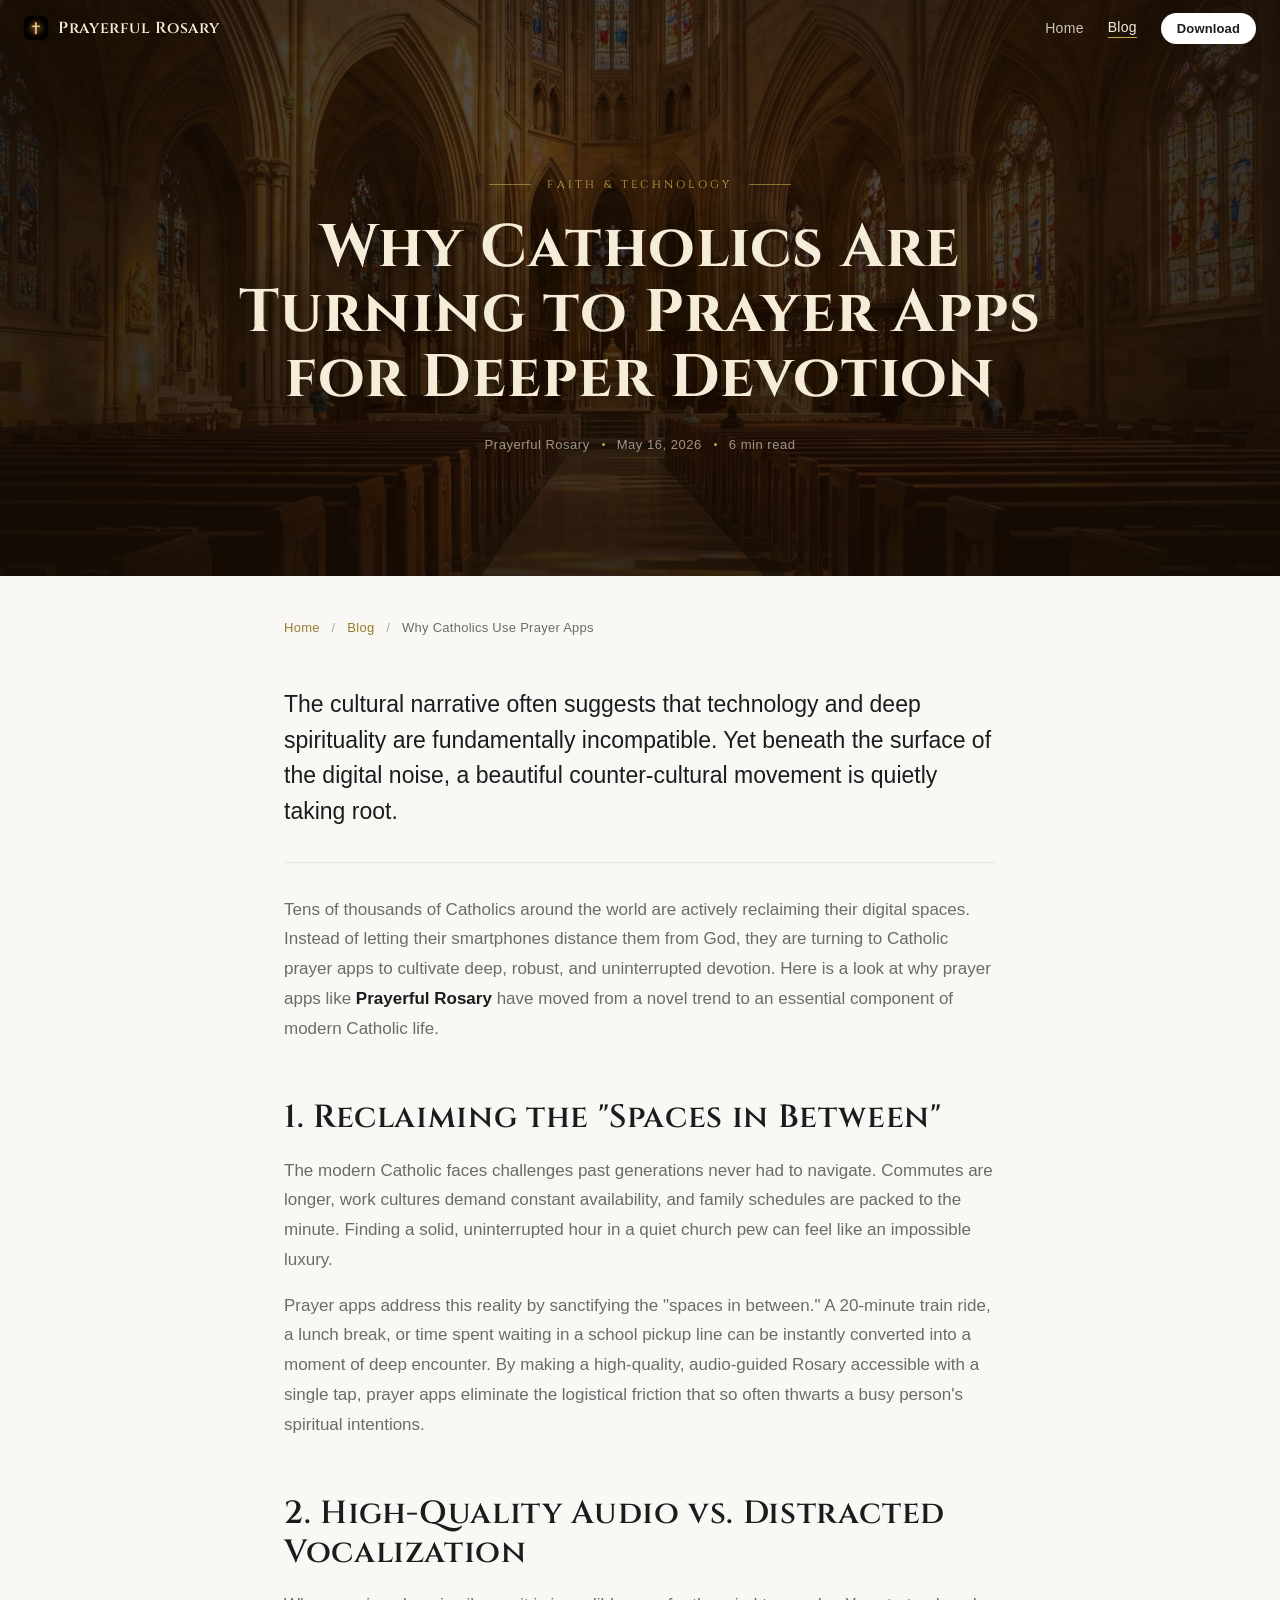
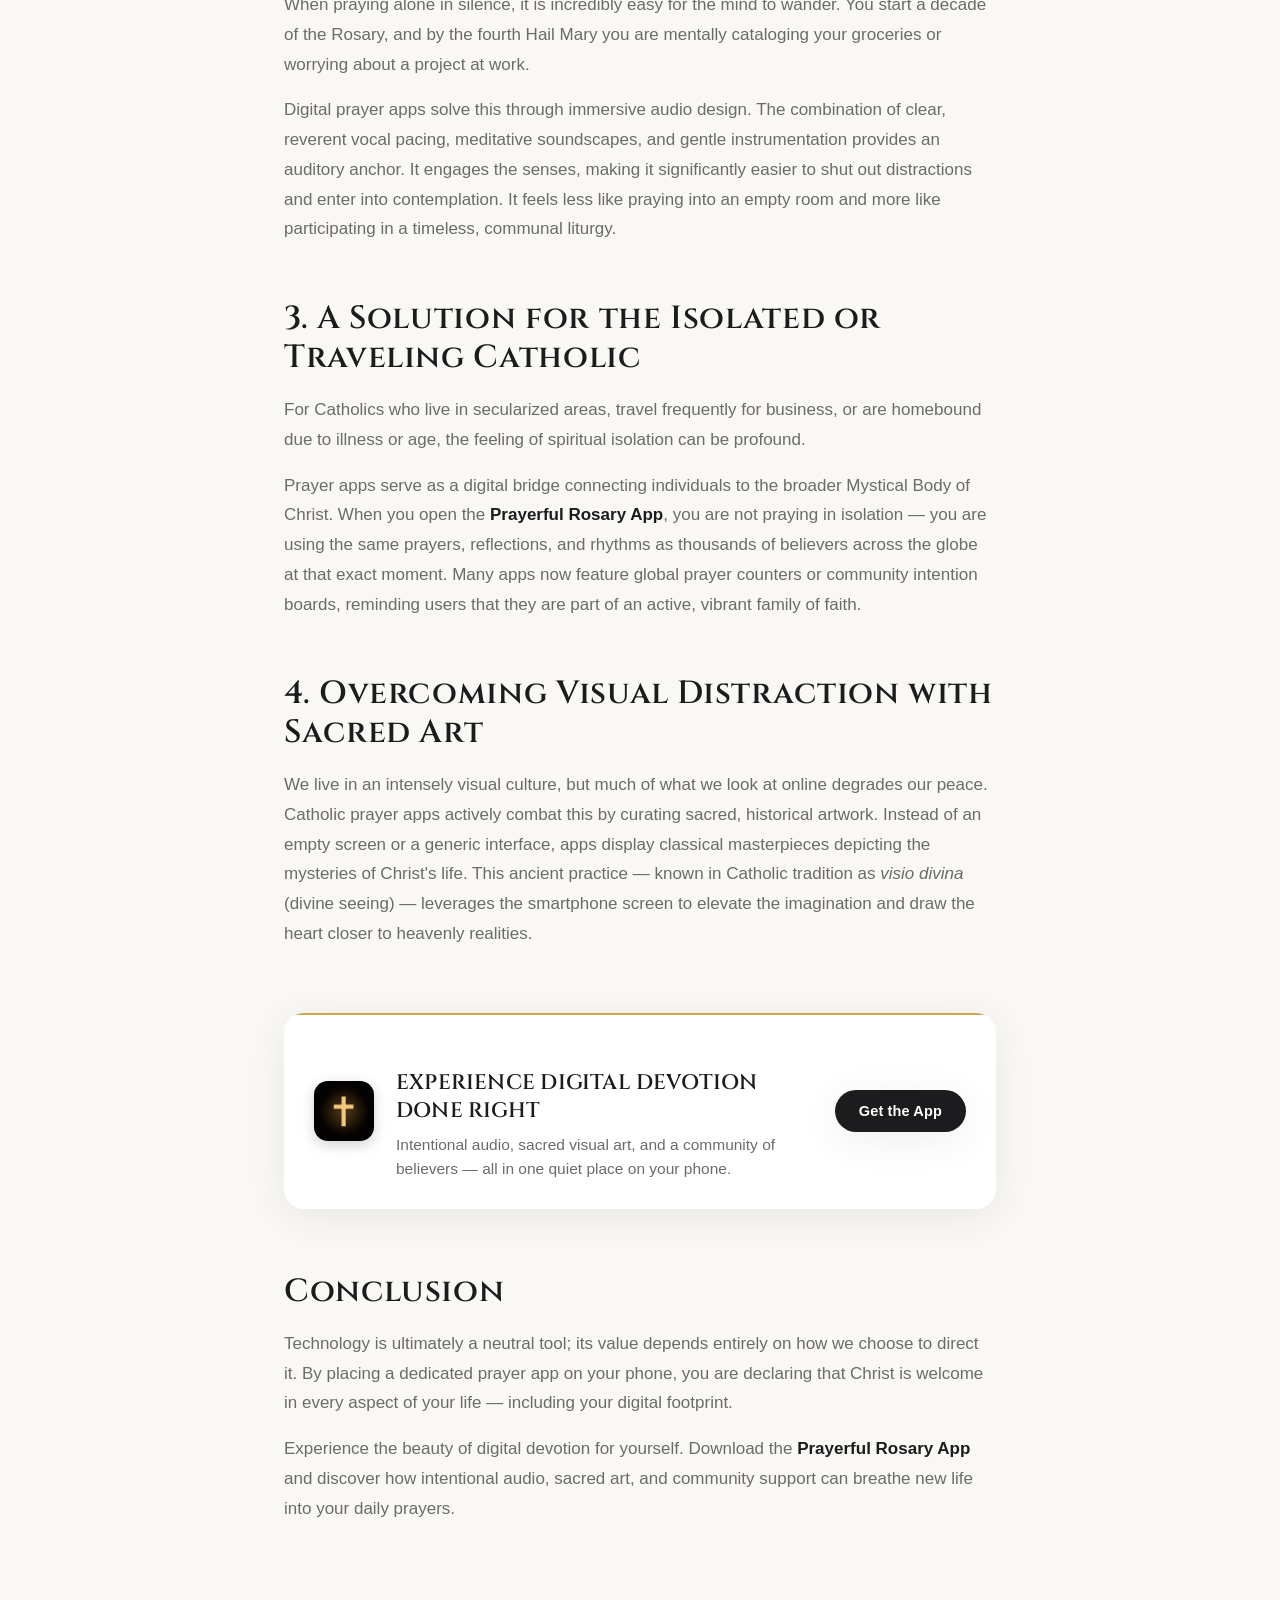
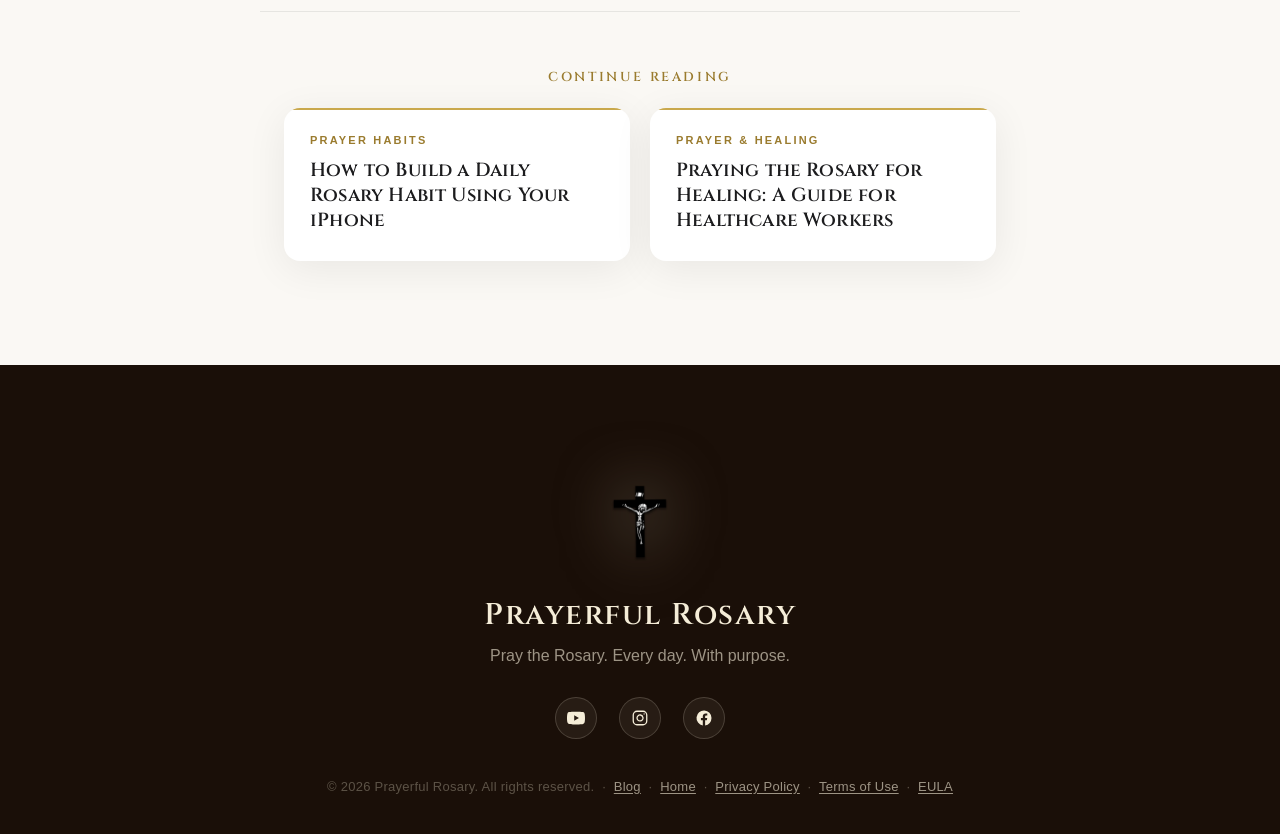
<file: why-catholics-turning-to-prayer-apps.html>
<!DOCTYPE html>
<html lang="en">
<head>
  <meta charset="UTF-8" />
  <meta name="viewport" content="width=device-width, initial-scale=1, viewport-fit=cover" />
  <title>Why Catholics Are Turning to Prayer Apps for Deeper Devotion — Prayerful Rosary</title>
  <meta name="description" content="Catholic prayer apps are fueling a quiet counter-cultural movement of deeper devotion. Here's why apps like Prayerful Rosary have become essential to modern Catholic life." />
  <meta name="keywords" content="catholic prayer apps, best rosary app, digital devotion, prayer app, visio divina, catholic technology, online rosary" />
  <meta name="author" content="Prayerful Rosary" />
  <meta name="robots" content="index,follow" />
  <link rel="canonical" href="https://prayerfulrosary.github.io/why-catholics-turning-to-prayer-apps.html" />

  <meta property="og:type" content="article" />
  <meta property="og:site_name" content="Prayerful Rosary" />
  <meta property="og:title" content="Why Catholics Are Turning to Prayer Apps for Deeper Devotion" />
  <meta property="og:description" content="A quiet counter-cultural movement is reclaiming our digital spaces for prayer. Here's why prayer apps have become essential to modern Catholic life." />
  <meta property="og:url" content="https://prayerfulrosary.github.io/why-catholics-turning-to-prayer-apps.html" />
  <meta property="og:image" content="https://prayerfulrosary.github.io/marketing-assets/cathedral.jpg" />
  <meta property="article:published_time" content="2026-05-16" />
  <meta property="article:section" content="Faith & Technology" />

  <meta name="twitter:card" content="summary_large_image" />
  <meta name="twitter:title" content="Why Catholics Are Turning to Prayer Apps for Deeper Devotion" />
  <meta name="twitter:description" content="A quiet counter-cultural movement is reclaiming our digital spaces for prayer." />
  <meta name="twitter:image" content="https://prayerfulrosary.github.io/marketing-assets/cathedral.jpg" />
  <meta name="theme-color" content="#1A0F08" />

  <script type="application/ld+json">
  {
    "@context": "https://schema.org",
    "@type": "BlogPosting",
    "headline": "Why Catholics Are Turning to Prayer Apps for Deeper Devotion",
    "description": "Catholic prayer apps are fueling a quiet counter-cultural movement of deeper devotion.",
    "image": "https://prayerfulrosary.github.io/marketing-assets/cathedral.jpg",
    "datePublished": "2026-05-16",
    "dateModified": "2026-05-16",
    "articleSection": "Faith & Technology",
    "author": { "@type": "Organization", "name": "Prayerful Rosary" },
    "publisher": {
      "@type": "Organization",
      "name": "Prayerful Rosary",
      "logo": { "@type": "ImageObject", "url": "https://prayerfulrosary.github.io/marketing-assets/app-icon.png" }
    },
    "mainEntityOfPage": { "@type": "WebPage", "@id": "https://prayerfulrosary.github.io/why-catholics-turning-to-prayer-apps.html" }
  }
  </script>

  <link rel="preload" href="./marketing-assets/Cinzel-Variable.ttf" as="font" type="font/ttf" crossorigin />
  <link rel="icon" type="image/png" href="./marketing-assets/app-icon.png" />
  <link rel="stylesheet" href="./blog-article.css" />
</head>

<body>

  <nav class="nav" id="nav">
    <a class="nav-brand" href="index.html" aria-label="Prayerful Rosary home">
      <img src="./marketing-assets/app-icon.png" alt="" />
      <span>Prayerful Rosary</span>
    </a>
    <div class="nav-links">
      <a class="nav-link" href="index.html">Home</a>
      <a class="nav-link active" href="blog.html">Blog</a>
      <a class="nav-cta" href="https://apps.apple.com/us/app/prayerful-rosary/id6782238801" target="_blank" rel="noopener noreferrer" aria-label="Download Prayerful Rosary on the App Store">Download</a>
    </div>
  </nav>

  <header class="page-hero">
    <div class="hero-bg"></div>
    <div class="hero-overlay"></div>
    <div class="page-hero-inner">
      <div class="hero-eyebrow">Faith &amp; Technology</div>
      <h1 class="page-hero-title">Why Catholics Are Turning to Prayer Apps for Deeper Devotion</h1>
      <div class="post-byline">
        <span>Prayerful Rosary</span><span class="dot"></span><span>May 16, 2026</span><span class="dot"></span><span>6 min read</span>
      </div>
    </div>
  </header>

  <main class="post-body">
    <nav class="breadcrumb wrap" aria-label="Breadcrumb">
      <a href="index.html">Home</a> <span>/</span> <a href="blog.html">Blog</a> <span>/</span> <span class="current">Why Catholics Use Prayer Apps</span>
    </nav>

    <article class="post wrap">

      <p class="lede">The cultural narrative often suggests that technology and deep spirituality are fundamentally incompatible. Yet beneath the surface of the digital noise, a beautiful counter-cultural movement is quietly taking root.</p>

      <p>Tens of thousands of Catholics around the world are actively reclaiming their digital spaces. Instead of letting their smartphones distance them from God, they are turning to Catholic prayer apps to cultivate deep, robust, and uninterrupted devotion. Here is a look at why prayer apps like <strong>Prayerful Rosary</strong> have moved from a novel trend to an essential component of modern Catholic life.</p>

      <section class="reveal">
        <h2>1. Reclaiming the "Spaces in Between"</h2>
        <p>The modern Catholic faces challenges past generations never had to navigate. Commutes are longer, work cultures demand constant availability, and family schedules are packed to the minute. Finding a solid, uninterrupted hour in a quiet church pew can feel like an impossible luxury.</p>
        <p>Prayer apps address this reality by sanctifying the "spaces in between." A 20-minute train ride, a lunch break, or time spent waiting in a school pickup line can be instantly converted into a moment of deep encounter. By making a high-quality, audio-guided Rosary accessible with a single tap, prayer apps eliminate the logistical friction that so often thwarts a busy person's spiritual intentions.</p>
      </section>

      <section class="reveal">
        <h2>2. High-Quality Audio vs. Distracted Vocalization</h2>
        <p>When praying alone in silence, it is incredibly easy for the mind to wander. You start a decade of the Rosary, and by the fourth Hail Mary you are mentally cataloging your groceries or worrying about a project at work.</p>
        <p>Digital prayer apps solve this through immersive audio design. The combination of clear, reverent vocal pacing, meditative soundscapes, and gentle instrumentation provides an auditory anchor. It engages the senses, making it significantly easier to shut out distractions and enter into contemplation. It feels less like praying into an empty room and more like participating in a timeless, communal liturgy.</p>
      </section>

      <section class="reveal">
        <h2>3. A Solution for the Isolated or Traveling Catholic</h2>
        <p>For Catholics who live in secularized areas, travel frequently for business, or are homebound due to illness or age, the feeling of spiritual isolation can be profound.</p>
        <p>Prayer apps serve as a digital bridge connecting individuals to the broader Mystical Body of Christ. When you open the <strong>Prayerful Rosary App</strong>, you are not praying in isolation — you are using the same prayers, reflections, and rhythms as thousands of believers across the globe at that exact moment. Many apps now feature global prayer counters or community intention boards, reminding users that they are part of an active, vibrant family of faith.</p>
      </section>

      <section class="reveal">
        <h2>4. Overcoming Visual Distraction with Sacred Art</h2>
        <p>We live in an intensely visual culture, but much of what we look at online degrades our peace. Catholic prayer apps actively combat this by curating sacred, historical artwork. Instead of an empty screen or a generic interface, apps display classical masterpieces depicting the mysteries of Christ's life. This ancient practice — known in Catholic tradition as <em>visio divina</em> (divine seeing) — leverages the smartphone screen to elevate the imagination and draw the heart closer to heavenly realities.</p>
      </section>

      <div class="app-cta reveal">
        <div class="app-cta-icon"><img src="./marketing-assets/app-icon.png" alt="Prayerful Rosary app icon" /></div>
        <div class="app-cta-text">
          <h3>Experience digital devotion done right</h3>
          <p>Intentional audio, sacred visual art, and a community of believers — all in one quiet place on your phone.</p>
        </div>
        <a class="app-cta-btn" href="https://apps.apple.com/us/app/prayerful-rosary/id6782238801" target="_blank" rel="noopener noreferrer">Get the App</a>
      </div>

      <section class="reveal">
        <h2>Conclusion</h2>
        <p>Technology is ultimately a neutral tool; its value depends entirely on how we choose to direct it. By placing a dedicated prayer app on your phone, you are declaring that Christ is welcome in every aspect of your life — including your digital footprint.</p>
        <p>Experience the beauty of digital devotion for yourself. Download the <strong>Prayerful Rosary App</strong> and discover how intentional audio, sacred art, and community support can breathe new life into your daily prayers.</p>
      </section>

    </article>

    <aside class="related wrap reveal">
      <div class="related-head">Continue reading</div>
      <div class="related-grid">
        <a class="related-card" href="how-to-build-daily-rosary-habit-iphone.html">
          <div class="post-cat">Prayer Habits</div>
          <h3>How to Build a Daily Rosary Habit Using Your iPhone</h3>
        </a>
        <a class="related-card" href="praying-the-rosary-for-healing-healthcare-workers.html">
          <div class="post-cat">Prayer &amp; Healing</div>
          <h3>Praying the Rosary for Healing: A Guide for Healthcare Workers</h3>
        </a>
      </div>
    </aside>
  </main>

  <footer class="site-footer">
    <img class="footer-crucifix" src="./marketing-assets/crucifix.png" alt="" loading="lazy" />
    <div class="footer-wordmark">Prayerful Rosary</div>
    <p class="footer-tag">Pray the Rosary. Every day. With purpose.</p>
    <div class="footer-socials">
      <a class="footer-social-link" href="https://youtube.com/@PRAYERFULROSARY" target="_blank" rel="noopener noreferrer" aria-label="YouTube" title="YouTube">
        <svg viewBox="0 0 24 24" fill="currentColor" aria-hidden="true"><path d="M23.5 6.2a3 3 0 0 0-2.1-2.1C19.5 3.5 12 3.5 12 3.5s-7.5 0-9.4.6A3 3 0 0 0 .5 6.2C0 8.1 0 12 0 12s0 3.9.5 5.8a3 3 0 0 0 2.1 2.1c1.9.6 9.4.6 9.4.6s7.5 0 9.4-.6a3 3 0 0 0 2.1-2.1C24 15.9 24 12 24 12s0-3.9-.5-5.8zM9.6 15.6V8.4l6.3 3.6-6.3 3.6z"/></svg>
      </a>
      <a class="footer-social-link" href="https://www.instagram.com/prayerfulrosary" target="_blank" rel="noopener noreferrer" aria-label="Instagram" title="Instagram">
        <svg viewBox="0 0 24 24" fill="none" stroke="currentColor" stroke-width="1.7" stroke-linecap="round" stroke-linejoin="round" aria-hidden="true"><rect x="3" y="3" width="18" height="18" rx="5" ry="5"/><path d="M16 11.4A4 4 0 1 1 12.6 8a4 4 0 0 1 3.4 3.4z"/><line x1="17.5" y1="6.5" x2="17.51" y2="6.5"/></svg>
      </a>
      <a class="footer-social-link" href="https://www.facebook.com/prayerfulrosary" target="_blank" rel="noopener noreferrer" aria-label="Facebook" title="Facebook">
        <svg viewBox="0 0 24 24" fill="currentColor" aria-hidden="true"><path d="M22 12a10 10 0 1 0-11.6 9.9v-7H7.9V12h2.5V9.8c0-2.5 1.5-3.9 3.8-3.9 1.1 0 2.2.2 2.2.2v2.5h-1.3c-1.2 0-1.6.8-1.6 1.6V12h2.8l-.5 2.9h-2.3v7A10 10 0 0 0 22 12z"/></svg>
      </a>
    </div>
    <div class="footer-copy">© <span id="y"></span> Prayerful Rosary. All rights reserved. &nbsp;·&nbsp; <a href="blog.html">Blog</a> &nbsp;·&nbsp; <a href="index.html">Home</a> &nbsp;·&nbsp; <a href="privacy.html">Privacy Policy</a> &nbsp;·&nbsp; <a href="terms.html">Terms of Use</a> &nbsp;·&nbsp; <a href="eula.html">EULA</a></div>
  </footer>

  <script src="./blog-article.js"></script>
</body>
</html>
</file>
<file: blog-article.css>
/* ============================================================
   Prayerful Rosary — shared blog article styles
   Theme tokens mirror index.html / privacy.html
   ============================================================ */
@font-face {
  font-family: 'Cinzel';
  src: url('./marketing-assets/Cinzel-Variable.ttf') format('truetype-variations'),
       url('./marketing-assets/Cinzel-Variable.ttf') format('truetype');
  font-weight: 400 900;
  font-style: normal;
  font-display: swap;
}

:root {
  --cream:           #F5EDD8;
  --cream-soft:      rgba(245, 237, 216, 0.75);
  --cream-dim:       rgba(245, 237, 216, 0.6);
  --cream-faint:     rgba(245, 237, 216, 0.3);
  --gold:            #C9A84C;
  --gold-ink:        #9A7B2E;
  --dark-warm:       #1A0F08;
  --dark-overlay:    rgba(20, 12, 4, 0.55);
  --dark-overlay-2:  rgba(20, 12, 4, 0.65);
  --off-white:       #FAF8F4;
  --label:           #1C1C1E;
  --secondary-label: #6B6B6B;
  --separator:       rgba(0, 0, 0, 0.08);
  --shadow-card:     0 8px 40px rgba(0, 0, 0, 0.07);
  --shadow-deep:     0 30px 80px rgba(0, 0, 0, 0.18);
  --font-display: 'Cinzel', Georgia, 'Times New Roman', serif;
  --font-body:    -apple-system, BlinkMacSystemFont, 'Helvetica Neue', 'Segoe UI', Roboto, sans-serif;
  --measure: 760px;
}

*, *::before, *::after { box-sizing: border-box; }
html { scroll-behavior: smooth; -webkit-text-size-adjust: 100%; }
body {
  margin: 0;
  font-family: var(--font-body);
  color: var(--label);
  background: var(--off-white);
  -webkit-font-smoothing: antialiased;
  -moz-osx-font-smoothing: grayscale;
  text-rendering: optimizeLegibility;
  overflow-x: hidden;
}
img { display: block; max-width: 100%; }
a { color: inherit; text-decoration: none; }
h1, h2, h3 { margin: 0; font-weight: 600; }
.wrap { max-width: var(--measure); margin: 0 auto; padding: 0 24px; }

/* ---------- NAV ---------- */
.nav {
  position: fixed;
  inset: 0 0 auto 0;
  height: 56px;
  padding: 0 24px;
  display: flex;
  align-items: center;
  justify-content: space-between;
  z-index: 100;
  background: transparent;
  transition: background 300ms ease, backdrop-filter 300ms ease, box-shadow 300ms ease, color 300ms ease;
  color: var(--cream);
}
.nav.scrolled {
  background: rgba(255, 255, 255, 0.92);
  backdrop-filter: blur(16px);
  -webkit-backdrop-filter: blur(16px);
  box-shadow: 0 1px 0 var(--separator);
  color: var(--label);
}
.nav-brand {
  display: flex; align-items: center; gap: 10px;
  font-family: var(--font-display);
  font-size: 16px; letter-spacing: 0.04em; font-weight: 600;
}
.nav-brand img { width: 24px; height: 24px; border-radius: 6px; box-shadow: 0 1px 4px rgba(0,0,0,0.2); }
.nav-links { display: flex; align-items: center; gap: 24px; }
.nav-link { font-size: 14px; font-weight: 500; letter-spacing: 0.02em; opacity: 0.82; transition: opacity 200ms ease; }
.nav-link:hover { opacity: 1; }
.nav-link.active { opacity: 1; border-bottom: 1.5px solid var(--gold); padding-bottom: 2px; }
.nav-cta {
  padding: 8px 16px; border-radius: 999px;
  font-size: 13px; font-weight: 600; letter-spacing: 0.01em;
  background: #fff; color: var(--label);
  transition: background 300ms ease, color 300ms ease, transform 200ms ease;
}
.nav-cta:hover { transform: translateY(-1px); }
.nav.scrolled .nav-cta { background: var(--label); color: #fff; }

/* ---------- PAGE HERO ---------- */
.page-hero {
  position: relative;
  min-height: clamp(420px, 64vh, 600px);
  display: flex; align-items: center; justify-content: center;
  text-align: center; overflow: hidden;
  color: var(--cream); isolation: isolate;
  padding: 128px 24px 80px;
}
.hero-bg {
  position: absolute; inset: 0;
  background: url('./marketing-assets/cathedral.jpg') center/cover no-repeat;
  transform: scale(1.06); z-index: -2;
}
.hero-overlay {
  position: absolute; inset: 0;
  background:
    radial-gradient(ellipse at 50% 30%, rgba(20,12,4,0.28) 0%, rgba(20,12,4,0.68) 70%, rgba(20,12,4,0.92) 100%),
    var(--dark-overlay);
  z-index: -1;
}
.page-hero-inner { max-width: 820px; }
.hero-eyebrow {
  display: inline-flex; align-items: center; gap: 16px;
  font-family: var(--font-display);
  font-size: 11px; letter-spacing: 0.3em; text-transform: uppercase;
  color: var(--gold); margin-bottom: 24px;
}
.hero-eyebrow::before, .hero-eyebrow::after { content: ""; width: 42px; height: 1px; background: var(--gold); opacity: 0.6; }
.page-hero-title {
  font-family: var(--font-display); font-weight: 700;
  font-size: clamp(34px, 5.2vw, 60px); line-height: 1.08;
  letter-spacing: 0.02em; color: var(--cream); text-shadow: 0 2px 30px rgba(0,0,0,0.45);
}
.post-byline {
  margin-top: 26px;
  display: inline-flex; flex-wrap: wrap; align-items: center; justify-content: center; gap: 12px;
  font-size: 13px; letter-spacing: 0.04em; color: var(--cream-dim);
}
.post-byline .dot { width: 3px; height: 3px; border-radius: 50%; background: var(--gold); }

/* ---------- BREADCRUMB ---------- */
.breadcrumb {
  padding-top: clamp(28px, 4vw, 44px);
  font-size: 13px; letter-spacing: 0.02em; color: var(--secondary-label);
}
.breadcrumb a { color: var(--gold-ink); transition: color 200ms ease; }
.breadcrumb a:hover { color: var(--label); }
.breadcrumb span { margin: 0 8px; opacity: 0.6; }
.breadcrumb .current { color: var(--secondary-label); opacity: 1; margin: 0; }

/* ---------- POST BODY ---------- */
.post-body { background: var(--off-white); padding-bottom: clamp(64px, 9vw, 104px); }
.post { padding-top: clamp(34px, 5vw, 52px); }
.post .lede {
  font-family: var(--font-body);
  font-size: clamp(19px, 2.2vw, 23px);
  line-height: 1.55;
  color: var(--label);
  margin: 0 0 32px;
  padding-bottom: 32px;
  border-bottom: 1px solid var(--separator);
}
.post section { margin-top: clamp(40px, 5vw, 56px); }
.post h2 {
  font-family: var(--font-display);
  font-weight: 600;
  font-size: clamp(24px, 3.2vw, 32px);
  letter-spacing: 0.02em; line-height: 1.2;
  color: var(--label);
}
.post h2 + p, .post h2 + ul { margin-top: 18px; }
.post h3 {
  font-family: var(--font-display);
  font-weight: 600; font-size: 15px;
  letter-spacing: 0.14em; text-transform: uppercase;
  color: var(--gold-ink); margin: 28px 0 10px;
}
.post p {
  margin: 16px 0;
  color: var(--secondary-label);
  font-size: 17px; line-height: 1.75;
}
.post p strong, .post li strong { color: var(--label); font-weight: 600; }
.post a.inline {
  color: var(--gold-ink);
  border-bottom: 1px solid rgba(201, 168, 76, 0.5);
  transition: color 0.25s ease, border-color 0.25s ease;
}
.post a.inline:hover { color: var(--label); border-color: var(--label); }
.post ul { margin: 18px 0; padding: 0; display: grid; gap: 13px; }
.post ul li {
  list-style: none; position: relative; padding-left: 28px;
  color: var(--secondary-label); font-size: 17px; line-height: 1.65;
}
.post ul li::before { content: "✦"; position: absolute; left: 0; top: 3px; color: var(--gold); font-size: 11px; }
.post .note {
  margin: 24px 0;
  padding: 20px 24px;
  border-left: 3px solid var(--gold);
  background: rgba(201, 168, 76, 0.07);
  border-radius: 0 12px 12px 0;
  font-size: 16.5px; line-height: 1.65; color: var(--secondary-label);
}
.post .note strong { color: var(--label); }

/* ---------- IN-ARTICLE APP CTA ---------- */
.app-cta {
  display: flex; align-items: center; gap: 22px; flex-wrap: wrap;
  margin: clamp(44px, 6vw, 64px) 0;
  padding: 28px 30px;
  background: #fff;
  border-radius: 20px;
  box-shadow: var(--shadow-card);
  position: relative; overflow: hidden; isolation: isolate;
}
.app-cta::before { content: ""; position: absolute; top: 0; left: 0; right: 0; height: 2px; background: var(--gold); }
.app-cta-icon img { width: 60px; height: 60px; border-radius: 14px; box-shadow: 0 4px 14px rgba(0,0,0,0.18); }
.app-cta-text { flex: 1; min-width: 200px; }
.app-cta-text h3 { font-family: var(--font-display); font-size: 21px; letter-spacing: 0.01em; color: var(--label); margin-bottom: 8px; }
.app-cta-text p { margin: 0; font-size: 15.5px; line-height: 1.55; color: var(--secondary-label); }
.app-cta-btn {
  flex: none;
  padding: 13px 24px; border-radius: 999px;
  background: var(--label); color: #fff;
  font-weight: 600; font-size: 14.5px; letter-spacing: 0.01em;
  box-shadow: var(--shadow-card);
  transition: transform 220ms cubic-bezier(.2,.8,.2,1), box-shadow 220ms ease;
}
.app-cta-btn:hover { transform: translateY(-2px); box-shadow: var(--shadow-deep); }

/* ---------- RELATED ---------- */
.related { margin-top: clamp(56px, 8vw, 88px); padding-top: clamp(40px, 5vw, 56px); border-top: 1px solid var(--separator); }
.related-head {
  font-family: var(--font-display);
  font-size: 13px; letter-spacing: 0.2em; text-transform: uppercase;
  color: var(--gold-ink); font-weight: 600; margin-bottom: 22px; text-align: center;
}
.related-grid { display: grid; grid-template-columns: 1fr 1fr; gap: 20px; }
.related-card {
  position: relative; background: #fff; border-radius: 16px;
  padding: 26px 26px 28px; box-shadow: var(--shadow-card);
  overflow: hidden; isolation: isolate;
  transition: transform 240ms cubic-bezier(.2,.8,.2,1), box-shadow 240ms ease;
}
.related-card::before { content: ""; position: absolute; top: 0; left: 0; right: 0; height: 2px; background: var(--gold); }
.related-card:hover { transform: translateY(-3px); box-shadow: var(--shadow-deep); }
.related-card .post-cat {
  font-size: 11px; letter-spacing: 0.2em; text-transform: uppercase;
  color: var(--gold-ink); font-weight: 700; margin-bottom: 12px;
}
.related-card h3 { font-family: var(--font-display); font-size: 19px; line-height: 1.3; color: var(--label); letter-spacing: 0.01em; }

/* ---------- FOOTER ---------- */
.site-footer {
  position: relative; display: flex; flex-direction: column;
  align-items: center; text-align: center; color: var(--cream);
  overflow: hidden; isolation: isolate;
  padding: clamp(72px, 10vw, 110px) 24px 40px;
  background: var(--dark-warm);
}
.footer-crucifix { height: 96px; filter: drop-shadow(0 0 32px rgba(245,237,216,0.5)); }
.footer-wordmark { margin-top: 24px; font-family: var(--font-display); font-weight: 600; font-size: clamp(22px, 3vw, 30px); letter-spacing: 0.05em; color: var(--cream); }
.footer-tag { margin: 12px 0 0; font-size: 16px; color: var(--cream-dim); }
.footer-socials { margin-top: 32px; display: flex; align-items: center; justify-content: center; gap: 22px; }
.footer-social-link {
  display: grid; place-items: center; width: 42px; height: 42px; border-radius: 50%;
  color: var(--cream); background: rgba(245, 237, 216, 0.06); border: 1px solid rgba(245, 237, 216, 0.18);
  transition: transform 220ms cubic-bezier(.2,.8,.2,1), background 220ms ease, border-color 220ms ease, color 220ms ease;
}
.footer-social-link:hover { transform: translateY(-2px); background: rgba(245, 237, 216, 0.14); border-color: rgba(245, 237, 216, 0.4); color: #fff; }
.footer-social-link svg { width: 18px; height: 18px; display: block; }
.footer-copy { margin-top: 40px; font-size: 13px; color: var(--cream-faint); letter-spacing: 0.02em; }
.footer-copy a { color: var(--cream-dim); text-decoration: underline; text-underline-offset: 2px; transition: color 220ms ease; }
.footer-copy a:hover { color: var(--cream); }

/* ---------- REVEAL ---------- */
.reveal { opacity: 0; transform: translateY(16px); transition: opacity 1s ease, transform 1s cubic-bezier(0.2,0.8,0.2,1); }
.reveal.in { opacity: 1; transform: none; }

/* ---------- RESPONSIVE ---------- */
@media (max-width: 768px) {
  .nav { padding: 0 16px; }
  .nav-links { gap: 16px; }
  .page-hero { padding: 110px 20px 60px; }
  .related-grid { grid-template-columns: 1fr; }
  .app-cta { gap: 16px; }
}
@media (max-width: 420px) {
  .nav-brand span { display: none; }
}
@media (prefers-reduced-motion: reduce) {
  *, *::before, *::after { animation-duration: 0.01ms !important; transition-duration: 0.01ms !important; }
  .reveal { opacity: 1; transform: none; }
}
</file>
